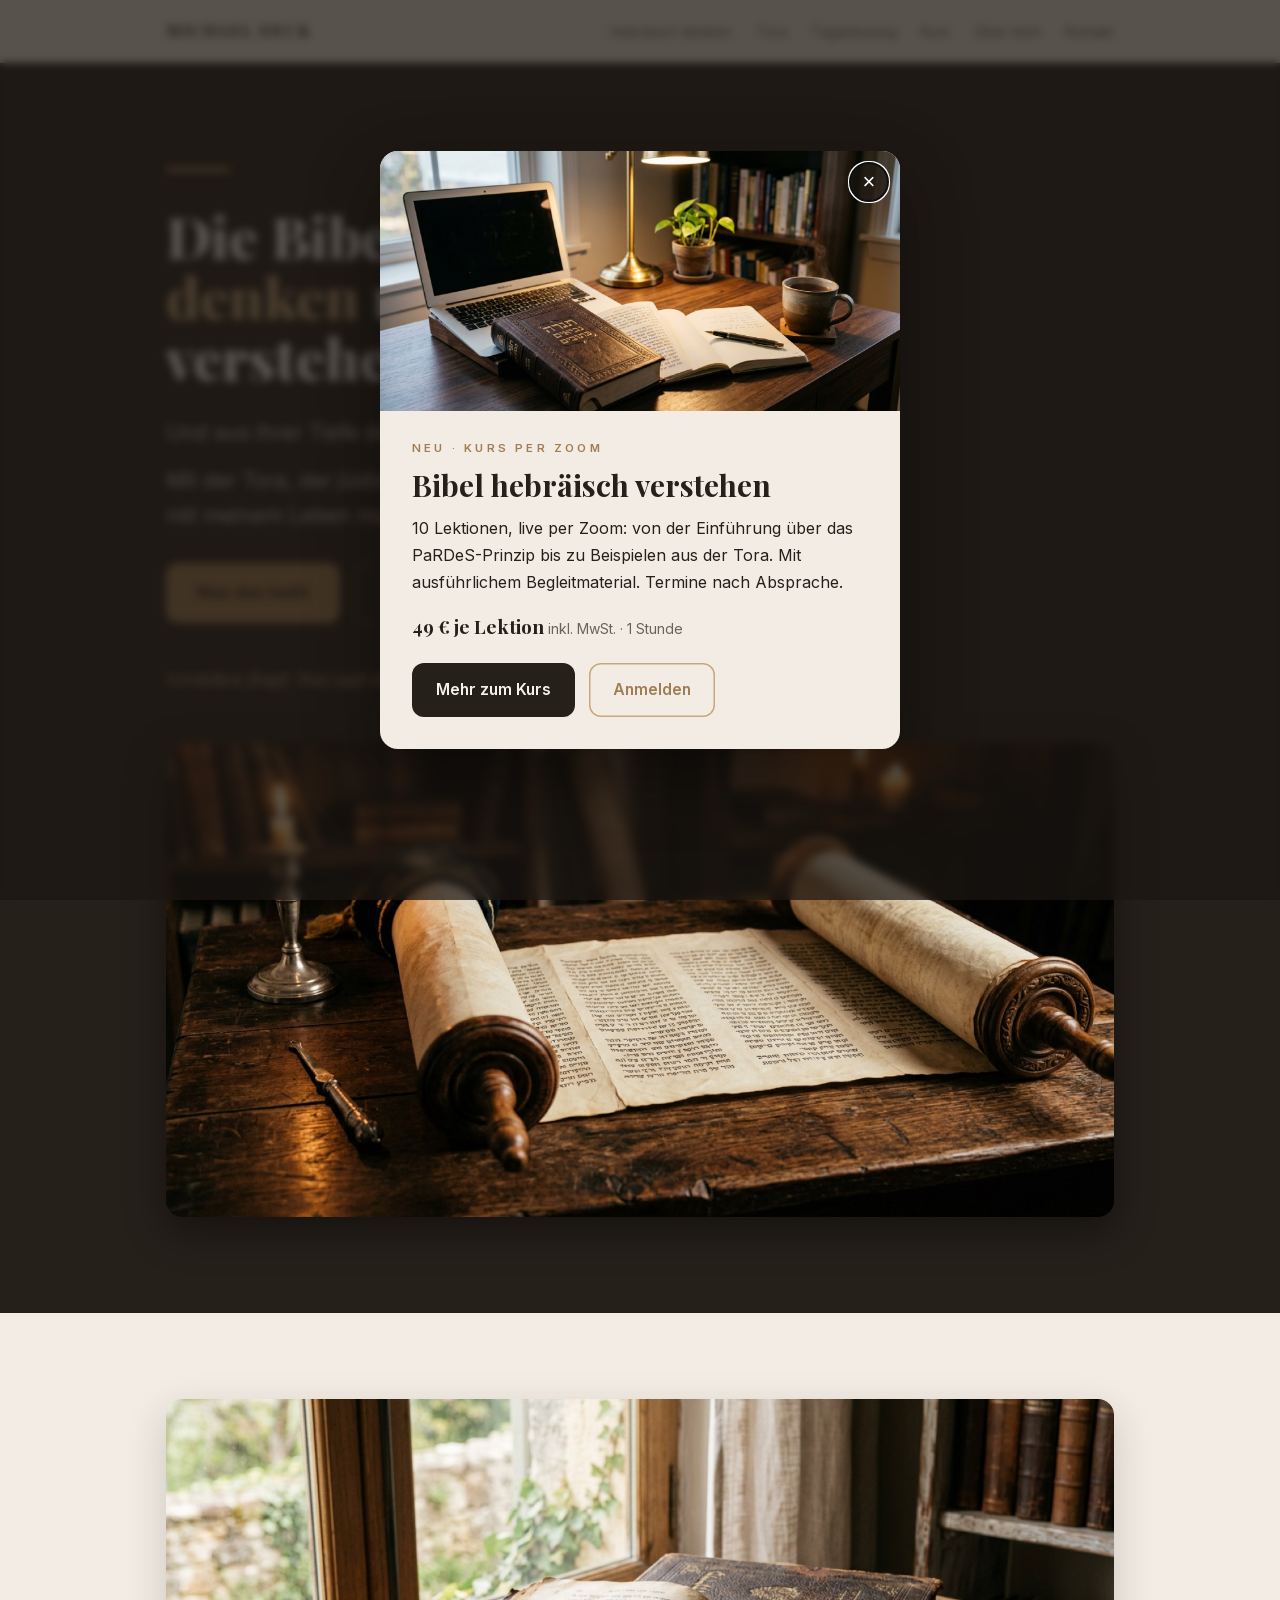
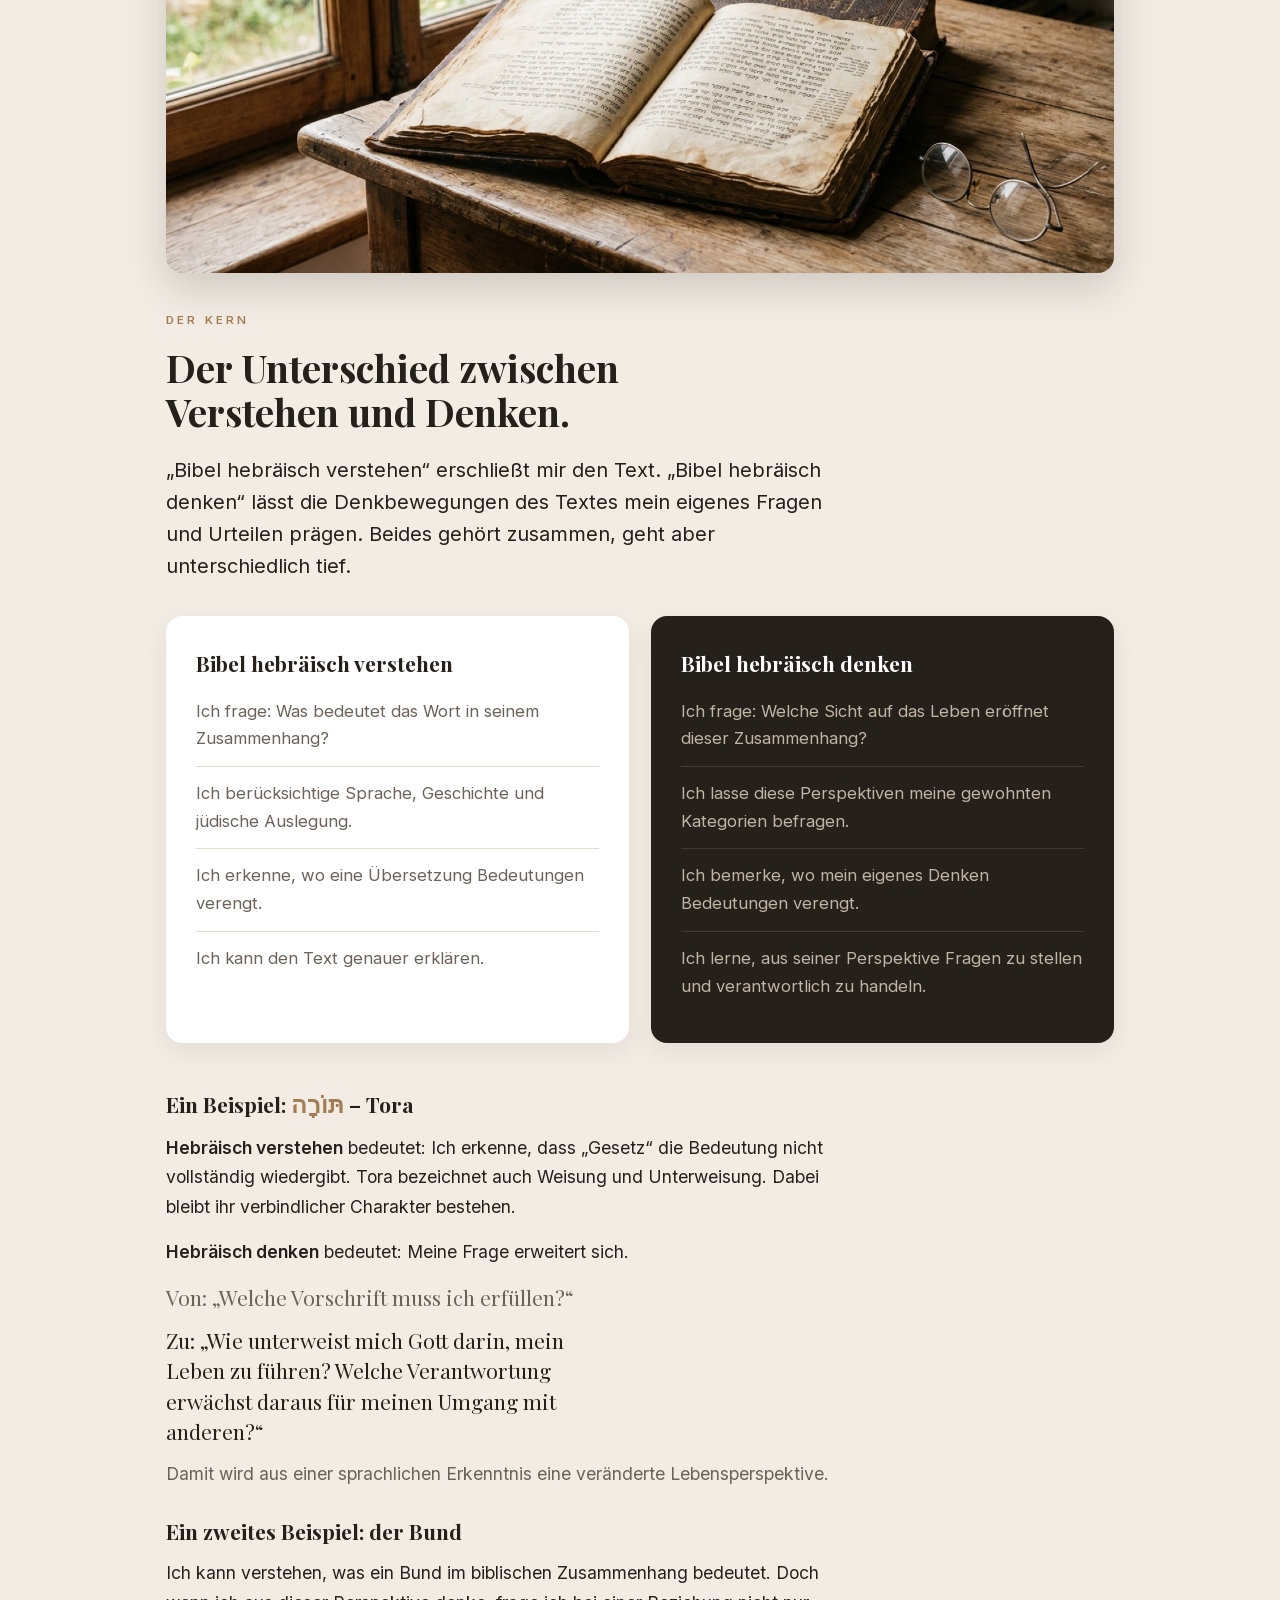
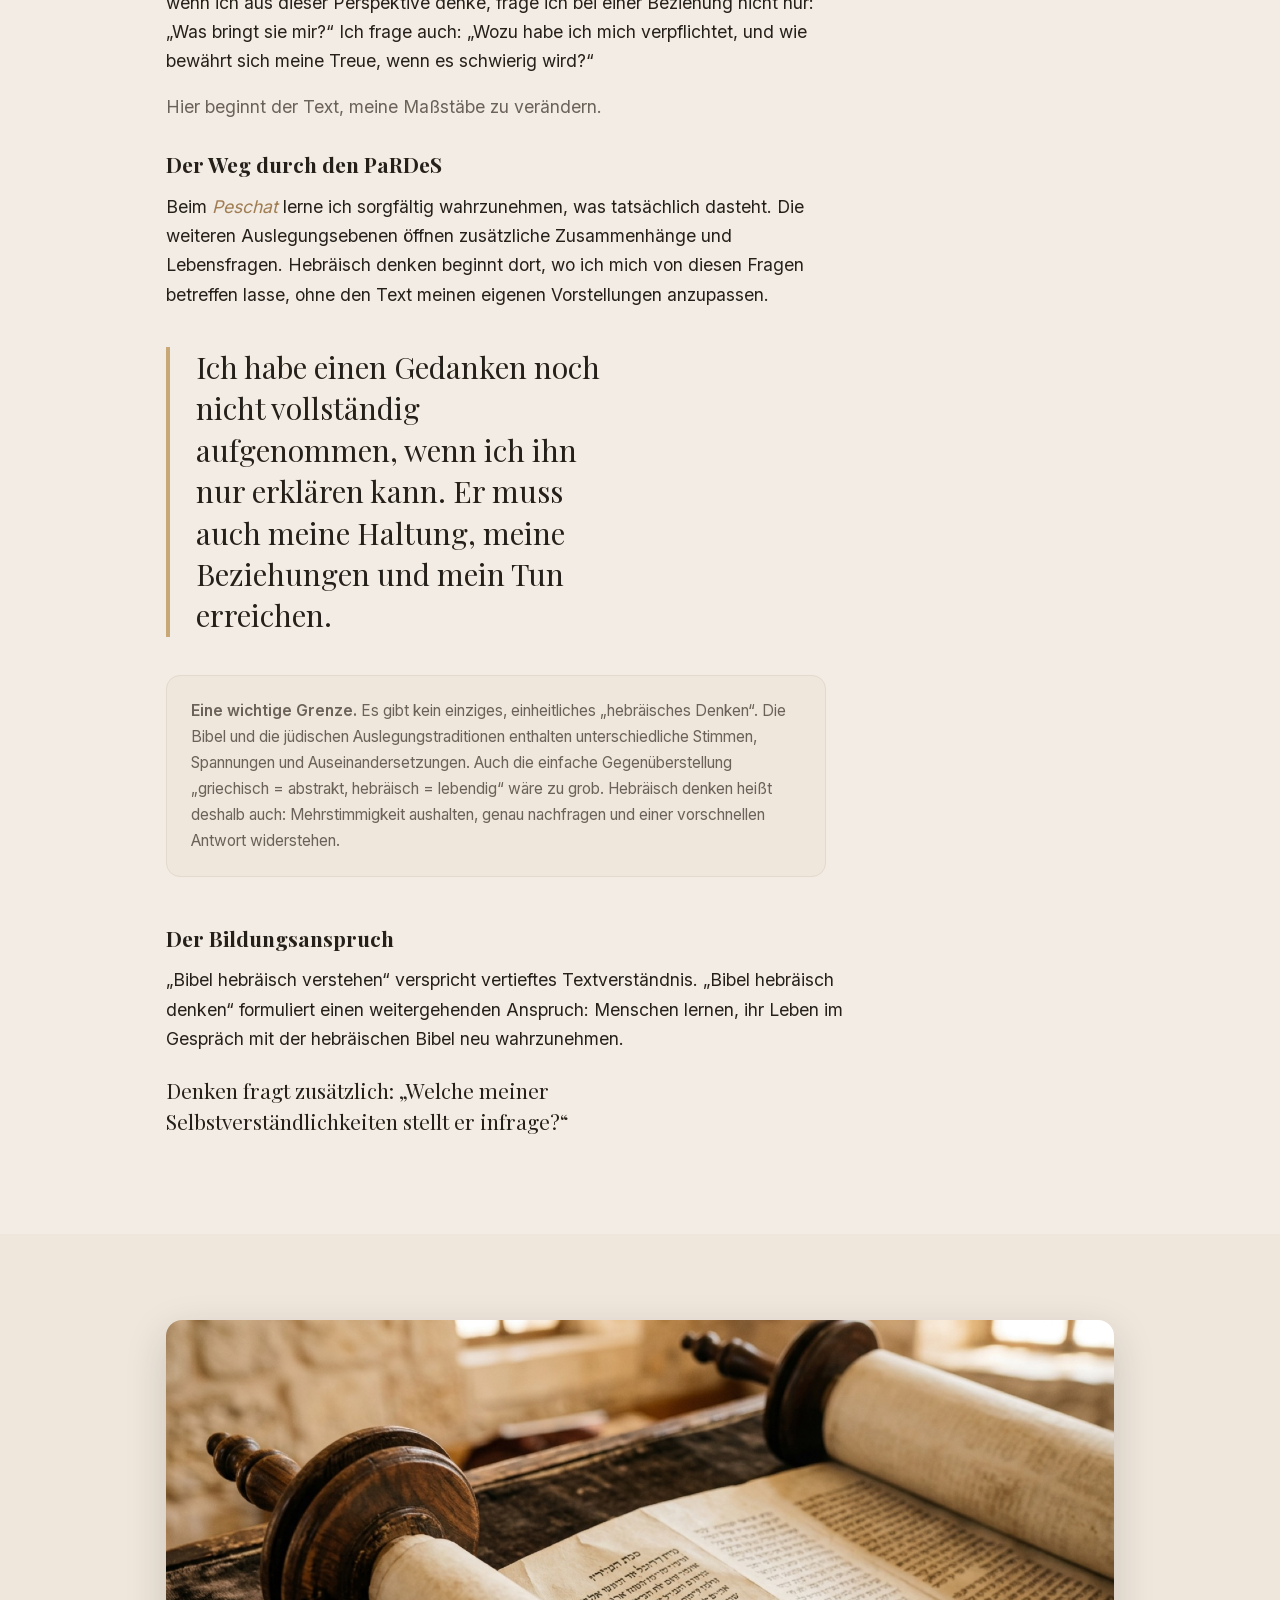
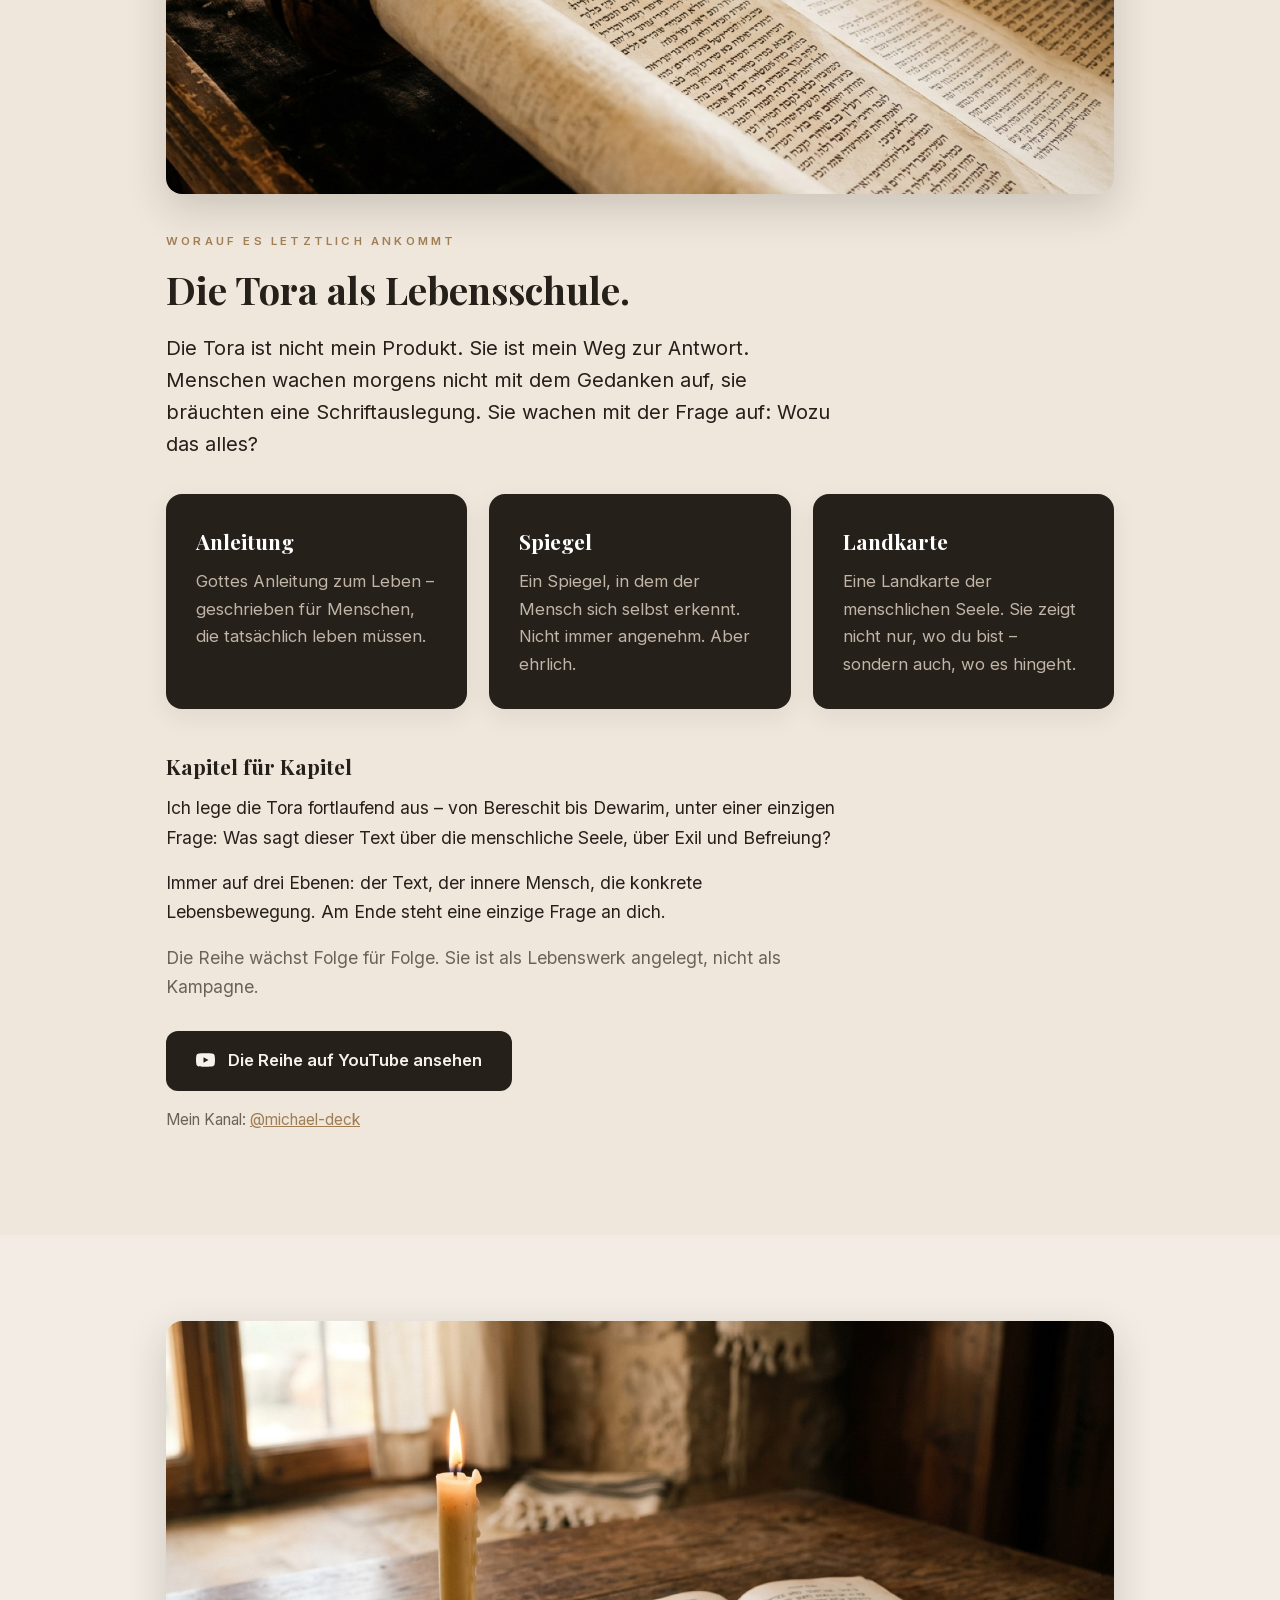
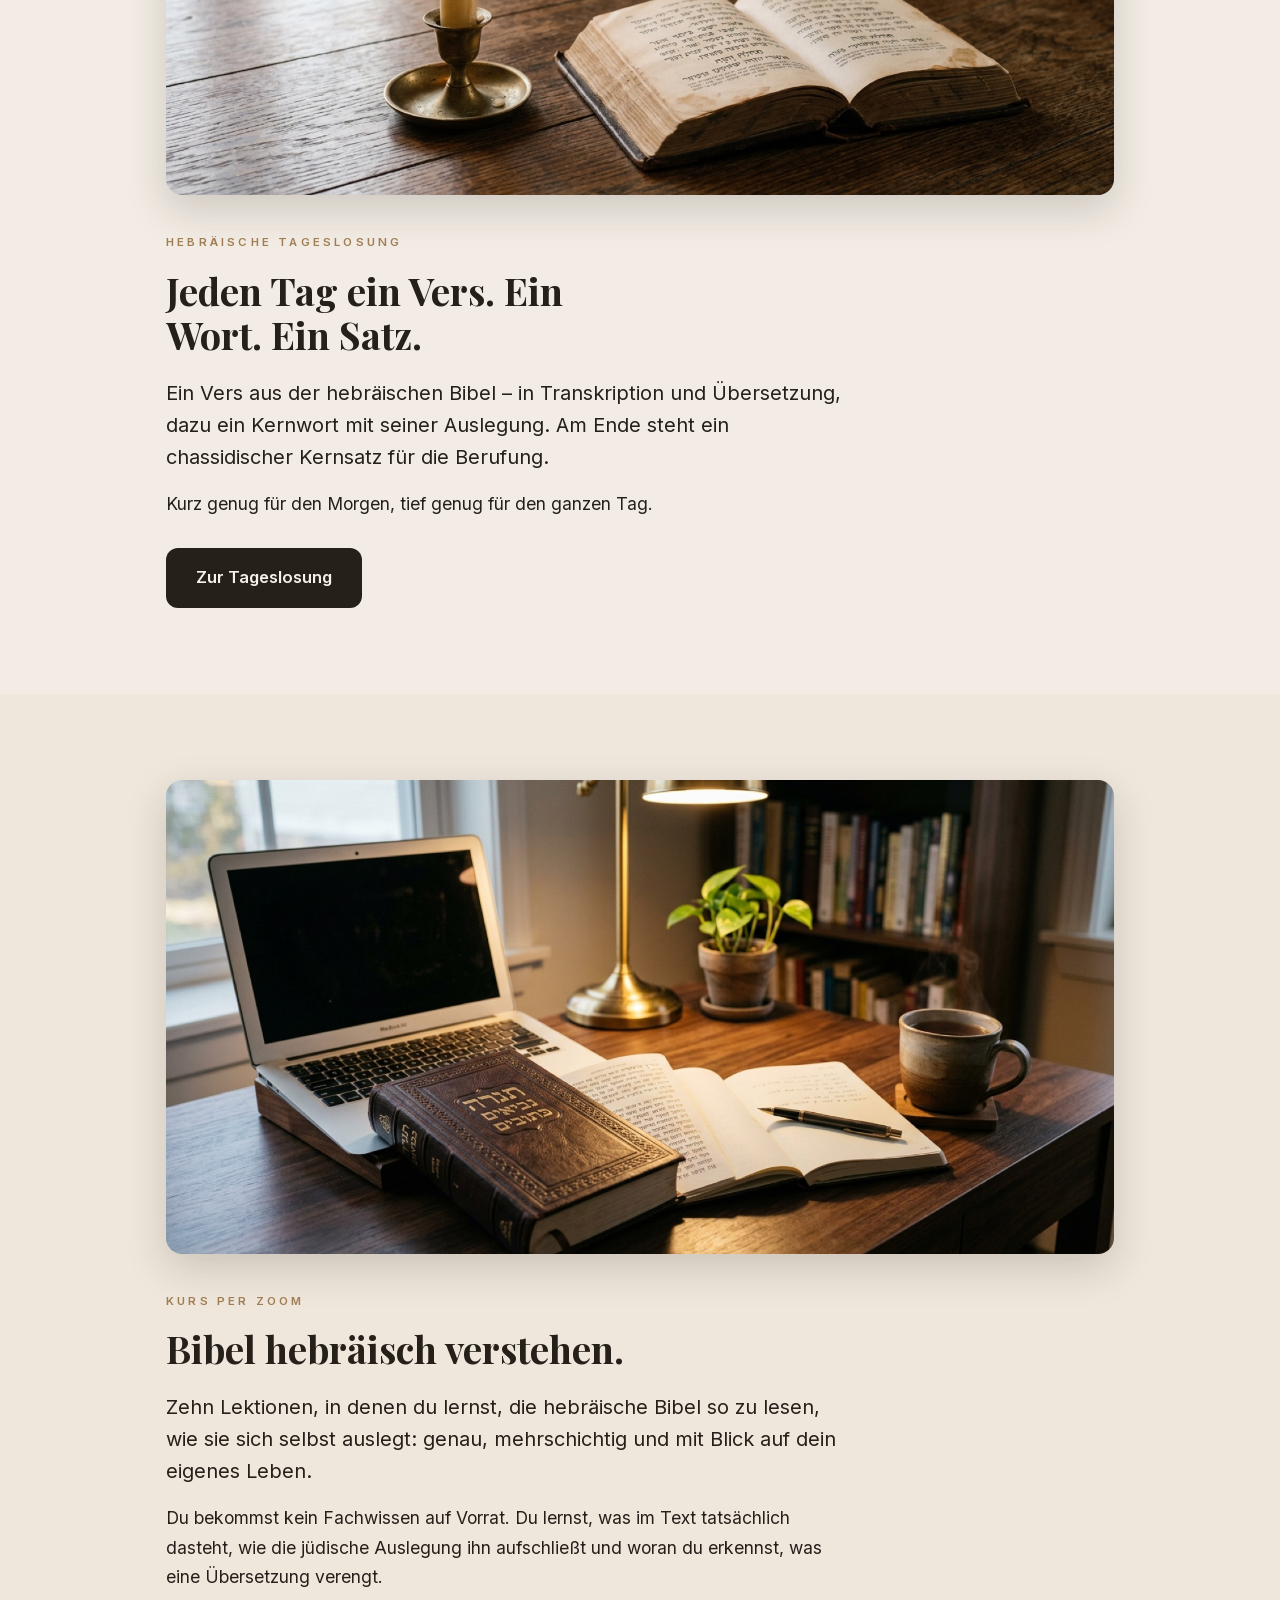
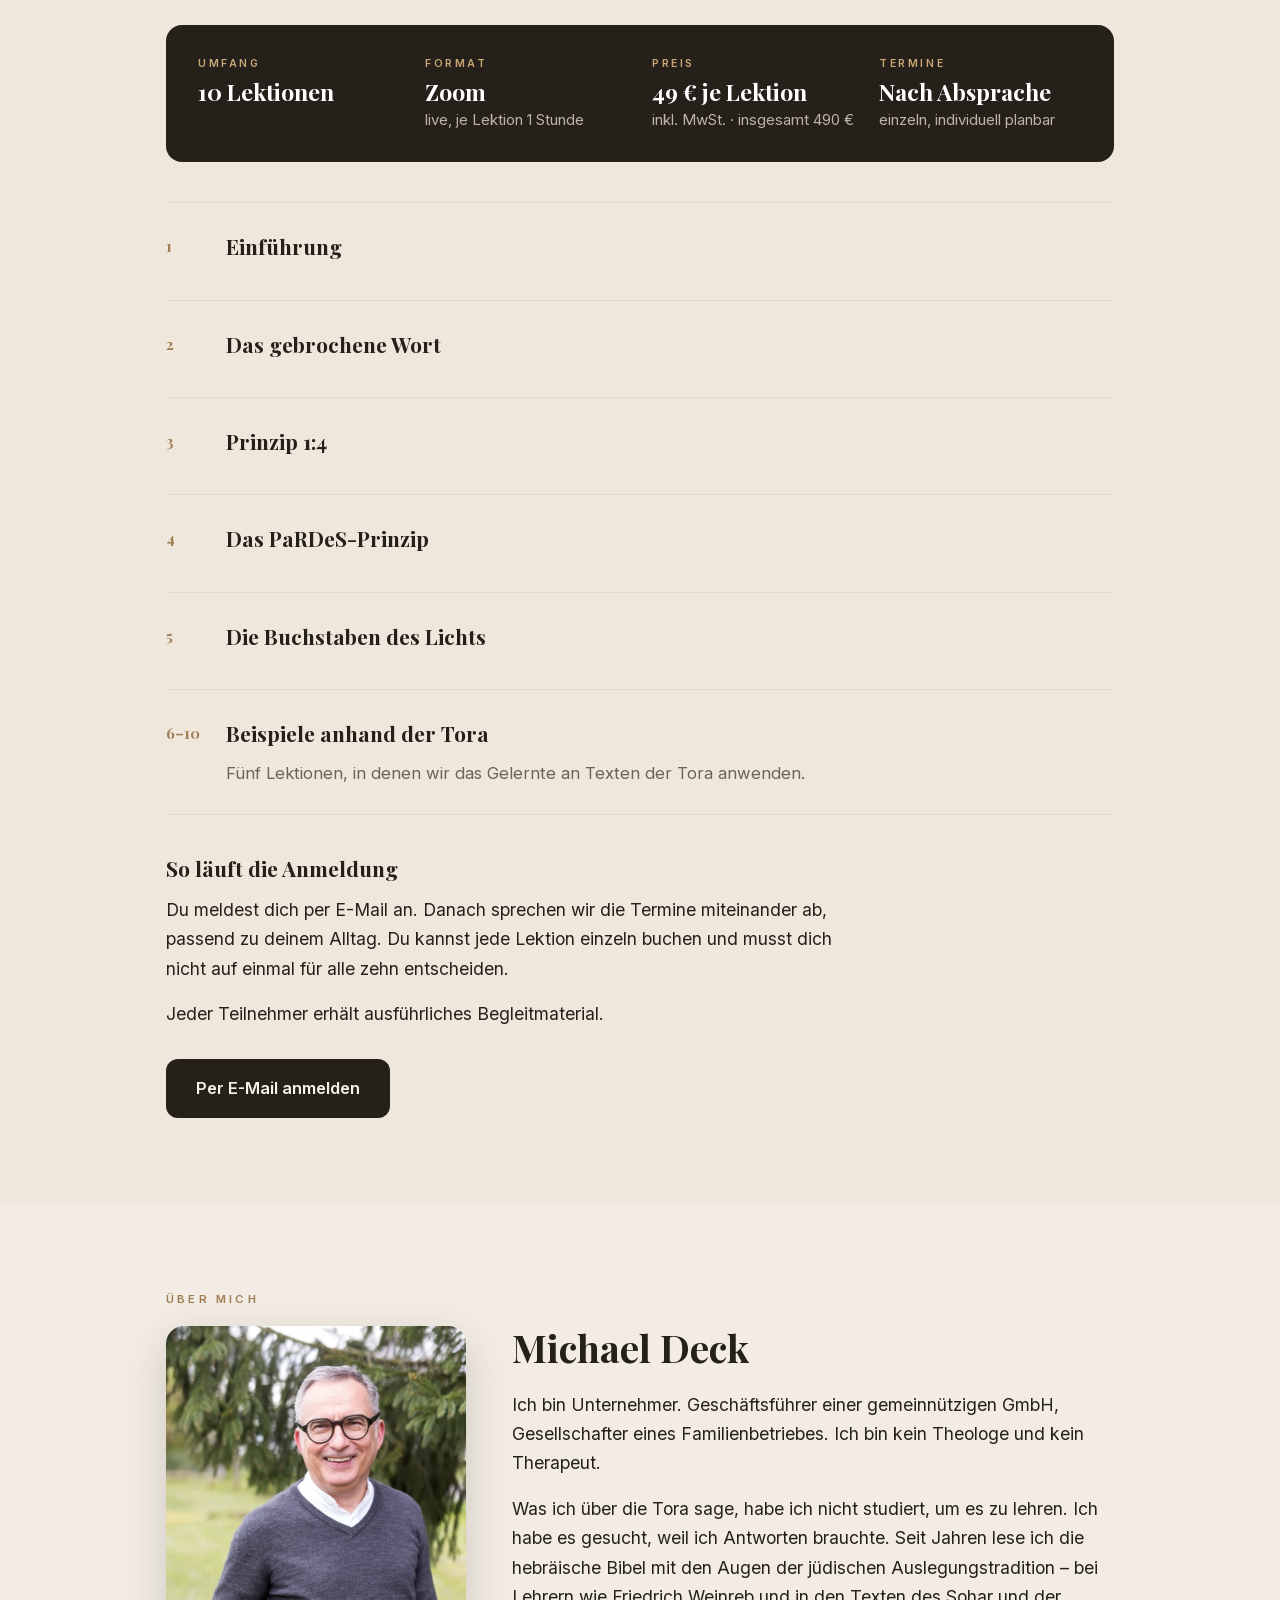
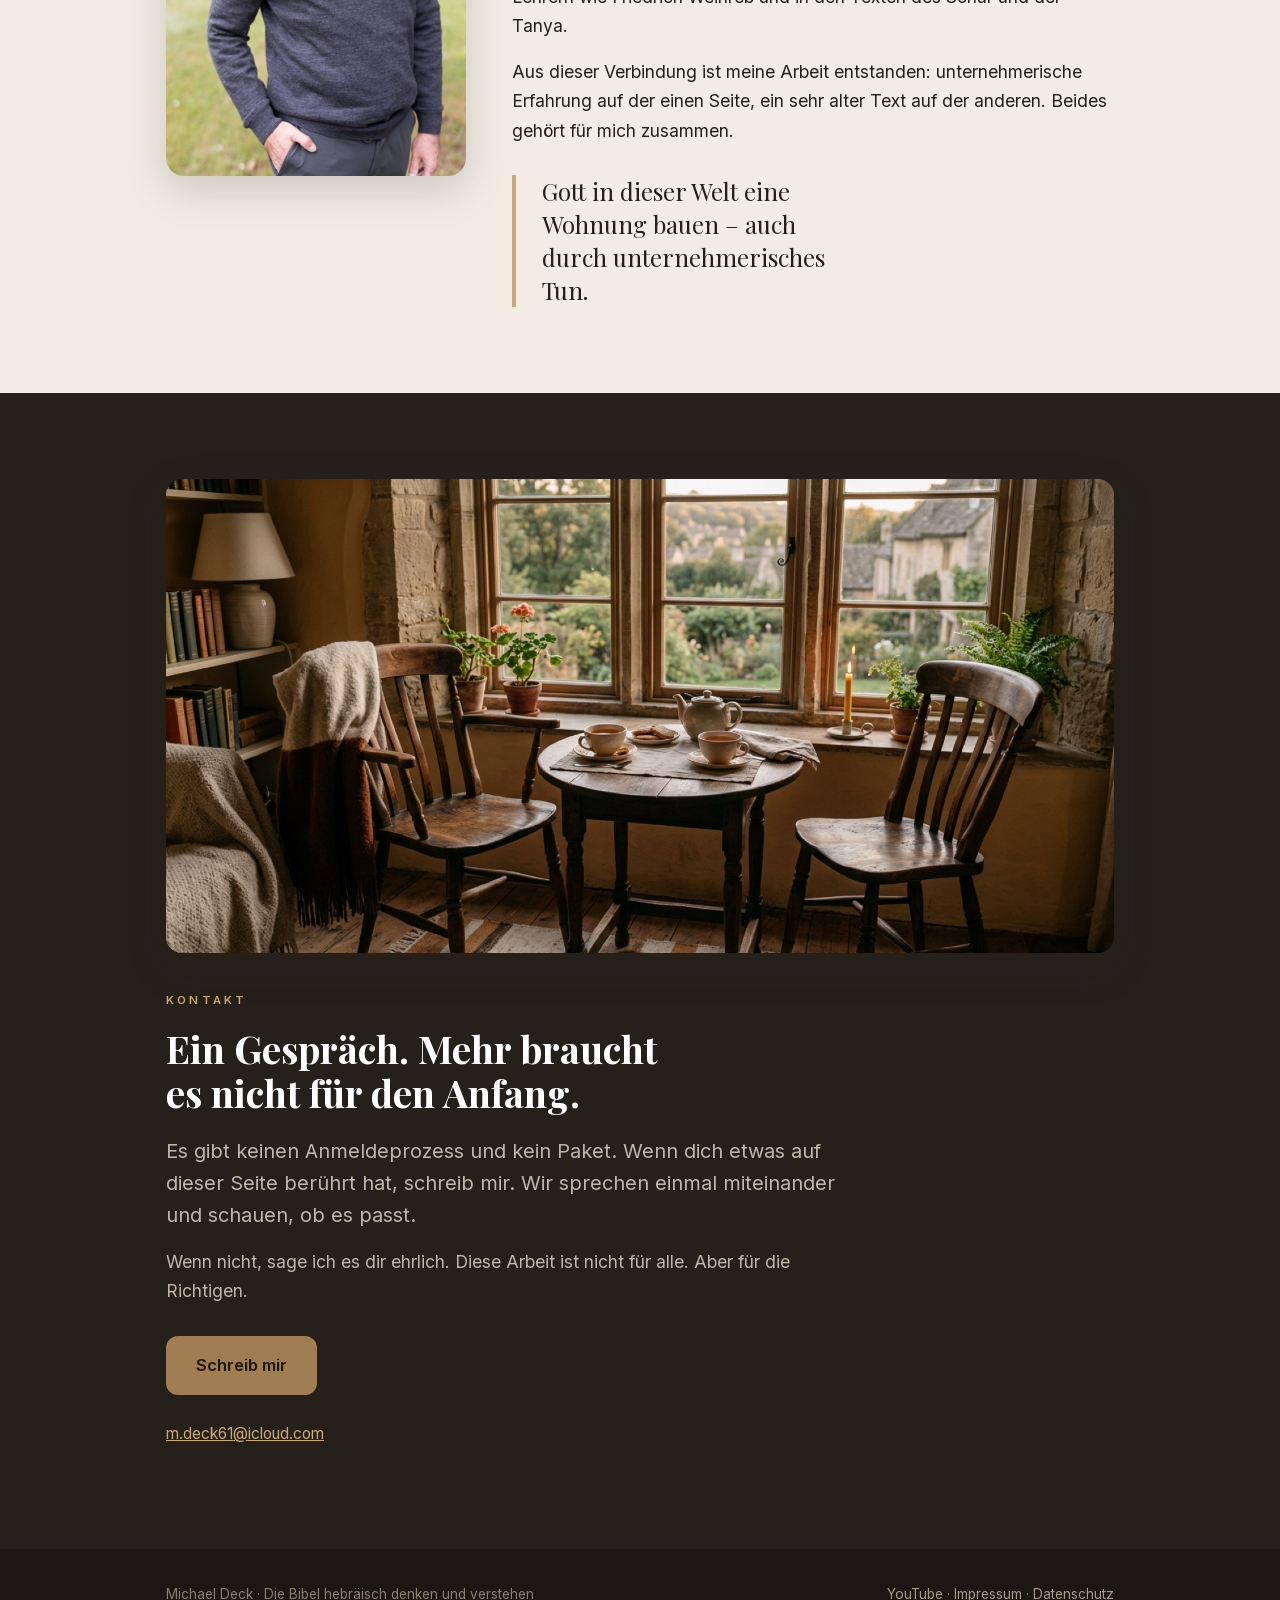
<file: index.html>
<!DOCTYPE html>
<html lang="de">
<head>
<meta charset="UTF-8">
<meta name="viewport" content="width=device-width,initial-scale=1">
<title>Michael Deck – Die Bibel hebräisch denken und verstehen</title>
<meta name="description" content="Die Bibel hebräisch verstehen – und aus ihrer Tiefe denken lernen. Tora, jüdische Auslegung und die Frage, was der Text mit meinem Leben macht.">
<meta name="theme-color" content="#F2ECE4">
<link rel="icon" href="symbol.svg" type="image/svg+xml">
<style>
@font-face{font-family:'Playfair Display';src:url('schriften/playfair.woff2') format('woff2');
  font-weight:400 800;font-style:normal;font-display:swap;}
@font-face{font-family:'Playfair Display';src:url('schriften/playfair-kursiv.woff2') format('woff2');
  font-weight:400 800;font-style:italic;font-display:swap;}
@font-face{font-family:'Inter';src:url('schriften/inter.woff2') format('woff2');
  font-weight:100 900;font-style:normal;font-display:swap;}

:root{
  --creme:#F2ECE4; --creme-2:#EFE7DC; --karte:#FFFFFF;
  --dunkel:#26201B; --akzent:#A07D52; --akzent-hell:#C9A877;
  --grau:#6B6259; --linie:#E3D9CC;
  --serif:'Playfair Display',Georgia,serif;
  --sans:'Inter',-apple-system,BlinkMacSystemFont,'Segoe UI',sans-serif;
}
*{box-sizing:border-box;margin:0;padding:0;}
html{scroll-behavior:smooth;-webkit-text-size-adjust:100%;}
body{background:var(--creme);color:var(--dunkel);font-family:var(--sans);
  line-height:1.68;-webkit-font-smoothing:antialiased;}
.bahn{max-width:1000px;margin:0 auto;padding:0 26px;}
.eng{max-width:680px;}

/* ---------- Navigation ---------- */
nav{position:sticky;top:0;z-index:20;background:rgba(242,236,228,.93);
  backdrop-filter:saturate(180%) blur(12px);border-bottom:1px solid var(--linie);}
nav .bahn{display:flex;align-items:center;justify-content:space-between;
  gap:20px;height:62px;}
nav .name{font-family:var(--serif);font-weight:700;font-size:16px;letter-spacing:1.6px;
  white-space:nowrap;}
nav ul{list-style:none;display:flex;gap:24px;overflow-x:auto;scrollbar-width:none;}
nav ul::-webkit-scrollbar{display:none;}
nav a{color:var(--grau);text-decoration:none;font-size:14px;white-space:nowrap;
  padding:4px 0;border-bottom:1.5px solid transparent;}
nav a:hover{color:var(--dunkel);border-bottom-color:var(--akzent-hell);}
/* Auf dem Handy nicht ausblenden, sondern seitlich schiebbar machen –
   bei einer langen Seite braucht man die Sprungmarken gerade dort. */
@media (max-width:860px){
  nav .bahn{gap:14px;padding:0 18px;}
  nav .name{font-size:13.5px;letter-spacing:1.2px;}
  nav ul{gap:18px;-webkit-overflow-scrolling:touch;
         mask-image:linear-gradient(to right,#000 88%,transparent);}
  nav a{font-size:13.5px;}
}

/* ---------- Grundbausteine ---------- */
section{padding:86px 0;}
section:nth-of-type(even){background:var(--creme-2);}
.marke{font-size:11.5px;font-weight:600;letter-spacing:3.2px;text-transform:uppercase;
  color:var(--akzent);margin-bottom:16px;}
h2{font-family:var(--serif);font-weight:700;font-size:38px;line-height:1.16;
  margin-bottom:20px;max-width:20ch;}
h3{font-family:var(--serif);font-weight:700;font-size:21px;margin-bottom:9px;}
p{font-size:17.5px;margin-bottom:16px;max-width:66ch;}
p.gross{font-size:20px;line-height:1.6;}
.leise{color:var(--grau);}
em{color:var(--akzent);font-style:italic;}
strong{font-weight:600;}
a.text{color:var(--akzent);}

.knopf{display:inline-block;background:var(--dunkel);color:#F6F1EA;text-decoration:none;
  border-radius:12px;padding:16px 30px;font-weight:600;font-size:16.5px;
  transition:transform .15s ease;}
.knopf:hover{transform:translateY(-2px);}
.knopf.hell{background:transparent;color:var(--akzent);
  box-shadow:inset 0 0 0 1.5px var(--akzent-hell);}
.knopfzeile{display:flex;flex-wrap:wrap;gap:14px;margin-top:30px;}
.knopf svg.yt{width:19px;height:14px;fill:currentColor;vertical-align:-1px;
  margin-right:9px;}

/* ---------- Hero ---------- */
header.hero{background:var(--dunkel);color:#EFE7DC;padding:104px 0 96px;}
header.hero .balken{width:64px;height:5px;background:var(--akzent);border-radius:3px;
  margin-bottom:34px;}
header.hero h1{font-family:var(--serif);font-weight:800;font-size:56px;line-height:1.08;
  color:#fff;max-width:16ch;margin-bottom:28px;}
header.hero h1 em{color:var(--akzent-hell);font-style:normal;}
header.hero p{font-size:21px;color:#CDC3B6;max-width:54ch;margin-bottom:12px;}
header.hero .claim{margin-top:40px;font-family:var(--serif);font-style:italic;
  font-size:19px;color:var(--akzent-hell);}
header.hero .knopf{background:var(--akzent);color:#20180F;}
header.hero .knopf.hell{background:transparent;color:var(--akzent-hell);
  box-shadow:inset 0 0 0 1.5px #5A4A38;}

/* ---------- Zitatstimmen ---------- */
.stimmen{display:grid;grid-template-columns:1fr 1fr;gap:18px;margin-top:34px;max-width:820px;}
@media (max-width:640px){ .stimmen{grid-template-columns:1fr;} }
.stimme{background:var(--karte);border-radius:15px;padding:24px 26px;
  box-shadow:0 8px 26px rgba(38,32,27,.07);}
.stimme p{font-family:var(--serif);font-size:19px;line-height:1.5;margin:0;color:var(--dunkel);}

/* ---------- Der Weg ---------- */
.weg{margin-top:40px;}
.stufe{display:flex;gap:26px;padding:26px 0;border-top:1px solid var(--linie);}
.stufe:last-child{border-bottom:1px solid var(--linie);}
.stufe .nr{font-family:var(--serif);font-weight:700;font-size:15px;color:var(--akzent);
  min-width:34px;flex:0 0 auto;padding-top:5px;}
.stufe .inhalt{flex:1;}
.stufe p{margin:0;font-size:16.5px;color:var(--grau);}

/* ---------- Karten ---------- */
.karten{display:grid;grid-template-columns:repeat(auto-fit,minmax(268px,1fr));gap:22px;
  margin-top:34px;}
.karte{background:var(--karte);border-radius:16px;padding:30px 30px;
  box-shadow:0 8px 26px rgba(38,32,27,.07);}
.karte p{font-size:16.5px;color:var(--grau);margin-bottom:0;}
.karte.dunkel{background:var(--dunkel);color:#DED4C7;}
.karte.dunkel h3{color:#fff;} .karte.dunkel p{color:#C0B5A6;}
.karte .zahl{font-family:var(--serif);font-weight:700;font-size:15px;color:var(--akzent);
  margin-bottom:12px;display:block;}

/* ---------- Listen ---------- */
ul.punkte{list-style:none;margin:8px 0 0;}
ul.punkte li{position:relative;padding-left:26px;margin-bottom:11px;font-size:17px;
  max-width:62ch;}
ul.punkte li::before{content:"";position:absolute;left:0;top:11px;width:8px;height:8px;
  border-radius:50%;background:var(--akzent-hell);}

/* ---------- Zitat gross ---------- */
.leitsatz{font-family:var(--serif);font-size:30px;line-height:1.38;color:var(--dunkel);
  border-left:4px solid var(--akzent-hell);padding-left:26px;margin:38px 0;max-width:24ch;}
.leitsatz.hell{color:#F1E9DE;border-color:var(--akzent);}

/* ---------- Über ---------- */
.ueber{display:grid;grid-template-columns:300px 1fr;gap:46px;align-items:start;}
.ueber img{width:100%;border-radius:18px;display:block;
  box-shadow:0 14px 40px rgba(38,32,27,.18);}
@media (max-width:760px){ .ueber{grid-template-columns:1fr;gap:28px;}
  .ueber img{max-width:260px;} }

/* ---------- Kontakt ---------- */
#kontakt{background:var(--dunkel);color:#DED4C7;}
#kontakt h2{color:#fff;}
#kontakt p{color:#C0B5A6;}
#kontakt .marke{color:var(--akzent-hell);}
#kontakt .knopf{background:var(--akzent);color:#20180F;}
#kontakt a.text{color:var(--akzent-hell);}

footer{background:#1C1713;color:#8B7F70;padding:34px 0;font-size:13.5px;}
footer .bahn{display:flex;justify-content:space-between;flex-wrap:wrap;gap:14px;}
footer a{color:#A99B89;text-decoration:none;}

/* ---------- Hinweis Abgrenzung ---------- */
.hinweis{background:var(--creme-2);border:1px solid var(--linie);border-radius:14px;
  padding:22px 24px;margin-top:34px;max-width:66ch;}
.hinweis p{font-size:15.5px;color:var(--grau);margin:0;}

@media (max-width:760px){
  section{padding:64px 0;}
  header.hero{padding:76px 0 70px;}
  header.hero h1{font-size:38px;}
  header.hero p{font-size:18.5px;}
  h2{font-size:29px;}
  .leitsatz{font-size:23px;}
  p{font-size:16.5px;}
}

/* ---------- Video ---------- */
.videorahmen{margin:34px 0 6px;border-radius:16px;overflow:hidden;
  box-shadow:0 18px 44px rgba(38,32,27,.20);background:var(--dunkel);line-height:0;}
.videorahmen video{width:100%;height:auto;aspect-ratio:16/9;display:block;}
.videobu{font-size:14.5px;color:var(--grau);margin-top:12px;}

/* ---------- Terminkasten ---------- */
.termin{background:var(--dunkel);color:#EDE4D7;border-radius:16px;
  padding:30px 32px;margin-top:34px;display:grid;
  grid-template-columns:repeat(auto-fit,minmax(168px,1fr));gap:24px;}
.termin .feld span{display:block;font-size:10.5px;letter-spacing:2.6px;
  text-transform:uppercase;color:var(--akzent-hell);font-weight:600;margin-bottom:5px;}
.termin .feld b{font-family:var(--serif);font-weight:700;font-size:23px;
  color:#fff;line-height:1.2;display:block;}
.termin .feld i{font-style:normal;font-size:15px;color:#BFB4A5;}


/* ---------- Verstehen / Denken ---------- */
.gegenueber{display:grid;grid-template-columns:1fr 1fr;gap:22px;margin-top:34px;}
@media (max-width:760px){ .gegenueber{grid-template-columns:1fr;} }
.spalte{border-radius:16px;padding:30px;box-shadow:0 8px 26px rgba(38,32,27,.07);background:var(--karte);}
.spalte.dunkel{background:var(--dunkel);color:#DED4C7;}
.spalte h3{margin-bottom:16px;}
.spalte.dunkel h3{color:#fff;}
.spalte ul{list-style:none;}
.spalte li{padding:13px 0;border-top:1px solid var(--linie);font-size:16.5px;color:var(--grau);}
.spalte li:first-child{border-top:0;padding-top:0;}
.spalte.dunkel li{border-top-color:#463A2F;color:#C0B5A6;}
.hebr{font-family:var(--serif);font-size:1.15em;color:var(--akzent);}
.beispiel{margin-top:40px;}
.beispiel + .beispiel{margin-top:26px;}
.frage{font-family:var(--serif);font-size:21px;line-height:1.45;margin:6px 0 12px;max-width:34ch;}
.frage.alt{color:var(--grau);}
@media (max-width:760px){ .frage{font-size:19px;} }

/* ---------- Bildbänder ---------- */
.bildband{margin:0 0 38px;border-radius:16px;overflow:hidden;line-height:0;
  box-shadow:0 14px 40px rgba(38,32,27,.18);}
.bildband img{width:100%;height:auto;aspect-ratio:16/8;object-fit:cover;display:block;}
header.hero .bildband{margin:48px 0 0;box-shadow:0 14px 40px rgba(0,0,0,.45);}
@media (max-width:760px){ .bildband{margin-bottom:28px;border-radius:12px;}
  .bildband img{aspect-ratio:16/10;} }

/* ---------- Popup ---------- */
.popup{position:fixed;inset:0;z-index:100;display:none;align-items:center;justify-content:center;
  padding:20px;background:rgba(28,23,19,.72);backdrop-filter:blur(4px);}
.popup.offen{display:flex;animation:pe .35s ease;}
@keyframes pe{from{opacity:0}to{opacity:1}}
.popup .box{position:relative;background:var(--creme);border-radius:18px;max-width:520px;
  width:100%;max-height:calc(100vh - 40px);overflow-y:auto;
  box-shadow:0 24px 70px rgba(0,0,0,.45);}
.popup .box img{width:100%;aspect-ratio:16/8;object-fit:cover;display:block;}
.popup .inh{padding:28px 32px 32px;}
.popup .marke{margin-bottom:10px;}
.popup h2{font-size:30px;margin-bottom:12px;max-width:none;}
.popup p{font-size:16px;margin-bottom:12px;}
.popup .preis{font-family:var(--serif);font-weight:700;font-size:19px;margin:16px 0 0;}
.popup .preis span{font-family:var(--sans);font-weight:400;font-size:14px;color:var(--grau);}
.popup .knopfzeile{margin-top:20px;}
.popup .knopf{padding:14px 24px;font-size:15.5px;}
.popup .zu{position:absolute;top:12px;right:12px;width:38px;height:38px;border:0;border-radius:50%;
  background:rgba(28,23,19,.62);color:#fff;font-size:22px;line-height:1;cursor:pointer;}
.popup .zu:hover{background:var(--dunkel);}
@media (max-width:560px){ .popup .inh{padding:22px 22px 26px;} .popup h2{font-size:25px;} }
</style>
</head>
<body>

<nav>
  <div class="bahn">
    <span class="name">MICHAEL DECK</span>
    <ul>
      <li><a href="#denken">Hebräisch denken</a></li>
      <li><a href="#tora">Tora</a></li>
      <li><a href="tageslosung.html">Tageslosung</a></li>
      <li><a href="#kurs">Kurs</a></li>
      <li><a href="#ueber">Über mich</a></li>
      <li><a href="#kontakt">Kontakt</a></li>
    </ul>
  </div>
</nav>

<!-- ================= HERO ================= -->
<header class="hero">
  <div class="bahn">
    <div class="balken"></div>
    <h1>Die Bibel hebräisch <em>denken</em> und verstehen.</h1>
    <p>Und aus ihrer Tiefe denken lernen.</p>
    <p>Mit der Tora, der jüdischen Auslegung und der Frage, was der Text mit meinem Leben macht.</p>
    <div class="knopfzeile">
      <a class="knopf" href="#denken">Was das heißt</a>
      <a class="knopf hell" href="#kontakt">Kontakt aufnehmen</a>
    </div>
    <p class="claim">Verstehen fragt: Was sagt der Text?</p>
    <div class="bildband"><img src="bilder/hero.jpg" alt="Aufgerollte Torarolle im Kerzenlicht" loading="lazy"></div>
  </div>
</header>

<!-- ================= HEBRÄISCH DENKEN ================= -->
<section id="denken">
  <div class="bahn">
    <div class="bildband"><img src="bilder/denken.jpg" alt="Aufgeschlagenes Buch mit hebräischen Buchstaben" loading="lazy"></div>
    <div class="marke">Der Kern</div>
    <h2>Der Unterschied zwischen Verstehen und Denken.</h2>
    <div class="eng">
      <p class="gross">„Bibel hebräisch verstehen“ erschließt mir den Text. „Bibel hebräisch
        denken“ lässt die Denkbewegungen des Textes mein eigenes Fragen und Urteilen prägen.
        Beides gehört zusammen, geht aber unterschiedlich tief.</p>
    </div>

    <div class="gegenueber">
      <div class="spalte">
        <h3>Bibel hebräisch verstehen</h3>
        <ul>
          <li>Ich frage: Was bedeutet das Wort in seinem Zusammenhang?</li>
          <li>Ich berücksichtige Sprache, Geschichte und jüdische Auslegung.</li>
          <li>Ich erkenne, wo eine Übersetzung Bedeutungen verengt.</li>
          <li>Ich kann den Text genauer erklären.</li>
        </ul>
      </div>
      <div class="spalte dunkel">
        <h3>Bibel hebräisch denken</h3>
        <ul>
          <li>Ich frage: Welche Sicht auf das Leben eröffnet dieser Zusammenhang?</li>
          <li>Ich lasse diese Perspektiven meine gewohnten Kategorien befragen.</li>
          <li>Ich bemerke, wo mein eigenes Denken Bedeutungen verengt.</li>
          <li>Ich lerne, aus seiner Perspektive Fragen zu stellen und verantwortlich zu handeln.</li>
        </ul>
      </div>
    </div>

    <div class="eng beispiel">
      <h3>Ein Beispiel: <span class="hebr">תּוֹרָה</span> – Tora</h3>
      <p><strong>Hebräisch verstehen</strong> bedeutet: Ich erkenne, dass „Gesetz“ die
        Bedeutung nicht vollständig wiedergibt. Tora bezeichnet auch Weisung und
        Unterweisung. Dabei bleibt ihr verbindlicher Charakter bestehen.</p>
      <p><strong>Hebräisch denken</strong> bedeutet: Meine Frage erweitert sich.</p>
      <p class="frage alt">Von: „Welche Vorschrift muss ich erfüllen?“</p>
      <p class="frage">Zu: „Wie unterweist mich Gott darin, mein Leben zu führen? Welche
        Verantwortung erwächst daraus für meinen Umgang mit anderen?“</p>
      <p class="leise">Damit wird aus einer sprachlichen Erkenntnis eine veränderte
        Lebensperspektive.</p>
    </div>

    <div class="eng beispiel">
      <h3>Ein zweites Beispiel: der Bund</h3>
      <p>Ich kann verstehen, was ein Bund im biblischen Zusammenhang bedeutet. Doch wenn ich
        aus dieser Perspektive denke, frage ich bei einer Beziehung nicht nur: „Was bringt
        sie mir?“ Ich frage auch: „Wozu habe ich mich verpflichtet, und wie bewährt sich
        meine Treue, wenn es schwierig wird?“</p>
      <p class="leise">Hier beginnt der Text, meine Maßstäbe zu verändern.</p>
    </div>

    <div class="eng beispiel">
      <h3>Der Weg durch den PaRDeS</h3>
      <p>Beim <em>Peschat</em> lerne ich sorgfältig wahrzunehmen, was tatsächlich dasteht.
        Die weiteren Auslegungsebenen öffnen zusätzliche Zusammenhänge und Lebensfragen.
        Hebräisch denken beginnt dort, wo ich mich von diesen Fragen betreffen lasse, ohne
        den Text meinen eigenen Vorstellungen anzupassen.</p>
    </div>

    <div class="leitsatz">Ich habe einen Gedanken noch nicht vollständig aufgenommen, wenn
      ich ihn nur erklären kann. Er muss auch meine Haltung, meine Beziehungen und mein Tun
      erreichen.</div>

    <div class="hinweis">
      <p><strong>Eine wichtige Grenze.</strong> Es gibt kein einziges, einheitliches
        „hebräisches Denken“. Die Bibel und die jüdischen Auslegungstraditionen enthalten
        unterschiedliche Stimmen, Spannungen und Auseinandersetzungen. Auch die einfache
        Gegenüberstellung „griechisch = abstrakt, hebräisch = lebendig“ wäre zu grob.
        Hebräisch denken heißt deshalb auch: Mehrstimmigkeit aushalten, genau nachfragen und
        einer vorschnellen Antwort widerstehen.</p>
    </div>

    <div class="eng" style="margin-top:44px;">
      <h3>Der Bildungsanspruch</h3>
      <p>„Bibel hebräisch verstehen“ verspricht vertieftes Textverständnis. „Bibel hebräisch
        denken“ formuliert einen weitergehenden Anspruch: Menschen lernen, ihr Leben im
        Gespräch mit der hebräischen Bibel neu wahrzunehmen.</p>
      <p class="frage" style="margin-top:22px;">Denken fragt zusätzlich: „Welche meiner
        Selbstverständlichkeiten stellt er infrage?“</p>
    </div>
  </div>
</section>

<!-- ================= TORA ================= -->
<section id="tora">
  <div class="bahn">
    <div class="bildband"><img src="bilder/tora.jpg" alt="Handgeschriebene Torarolle" loading="lazy"></div>
    <div class="marke">Worauf es letztlich ankommt</div>
    <h2>Die Tora als Lebensschule.</h2>

    <div class="eng">
      <p class="gross">Die Tora ist nicht mein Produkt. Sie ist mein Weg zur Antwort.
        Menschen wachen morgens nicht mit dem Gedanken auf, sie bräuchten eine
        Schriftauslegung. Sie wachen mit der Frage auf: Wozu das alles?</p>
    </div>

    <div class="karten">
      <div class="karte dunkel">
        <h3>Anleitung</h3>
        <p>Gottes Anleitung zum Leben – geschrieben für Menschen, die tatsächlich leben
           müssen.</p>
      </div>
      <div class="karte dunkel">
        <h3>Spiegel</h3>
        <p>Ein Spiegel, in dem der Mensch sich selbst erkennt. Nicht immer angenehm. Aber
           ehrlich.</p>
      </div>
      <div class="karte dunkel">
        <h3>Landkarte</h3>
        <p>Eine Landkarte der menschlichen Seele. Sie zeigt nicht nur, wo du bist – sondern
           auch, wo es hingeht.</p>
      </div>
    </div>

    <div class="eng" style="margin-top:40px;">
      <h3>Kapitel für Kapitel</h3>
      <p>Ich lege die Tora fortlaufend aus – von Bereschit bis Dewarim, unter einer
        einzigen Frage: Was sagt dieser Text über die menschliche Seele,
        über Exil und Befreiung?</p>
      <p>Immer auf drei Ebenen: der Text, der innere Mensch, die konkrete Lebensbewegung.
        Am Ende steht eine einzige Frage an dich.</p>
      <p class="leise">Die Reihe wächst Folge für Folge. Sie ist als Lebenswerk angelegt,
        nicht als Kampagne.</p>

      <div class="knopfzeile">
        <a class="knopf" href="https://www.youtube.com/@michael-deck"
           target="_blank" rel="noopener">
          <svg class="yt" viewBox="0 0 24 17" aria-hidden="true" focusable="false">
            <path d="M23.5 2.7A3 3 0 0 0 21.4.6C19.5 0 12 0 12 0S4.5 0 2.6.6A3 3 0 0 0 .5 2.7 31 31 0 0 0 0 8.5c0 2 .2 4 .5 5.8a3 3 0 0 0 2.1 2.1c1.9.6 9.4.6 9.4.6s7.5 0 9.4-.6a3 3 0 0 0 2.1-2.1c.3-1.9.5-3.8.5-5.8s-.2-4-.5-5.8Z"/>
            <path d="M9.5 12.1 15.8 8.5 9.5 4.9Z" fill="var(--dunkel)"/>
          </svg>
          Die Reihe auf YouTube ansehen</a>
      </div>
      <p class="leise" style="margin-top:16px;font-size:15.5px;">Mein Kanal:
        <a class="text" href="https://www.youtube.com/@michael-deck"
           target="_blank" rel="noopener">@michael-deck</a></p>
    </div>
  </div>
</section>

<!-- ================= TAGESLOSUNG ================= -->
<section id="tageslosung">
  <div class="bahn">
    <div class="bildband"><img src="bilder/tageslosung.jpg" alt="Kerze und hebräisches Gebetbuch am Morgen" loading="lazy"></div>
    <div class="marke">Hebräische Tageslosung</div>
    <h2>Jeden Tag ein Vers. Ein Wort. Ein Satz.</h2>
    <div class="eng">
      <p class="gross">Ein Vers aus der hebräischen Bibel – in Transkription und Übersetzung,
        dazu ein Kernwort mit seiner Auslegung. Am Ende steht ein chassidischer Kernsatz für
        die Berufung.</p>
      <p>Kurz genug für den Morgen, tief genug für den ganzen Tag.</p>
      <div class="knopfzeile">
        <a class="knopf" href="tageslosung.html">Zur Tageslosung</a>
      </div>
    </div>
  </div>
</section>

<!-- ================= KURS ================= -->
<section id="kurs">
  <div class="bahn">
    <div class="bildband"><img src="bilder/kurs.jpg" alt="Ruhiger Schreibtisch mit hebräischer Bibel" loading="lazy"></div>
    <div class="marke">Kurs per Zoom</div>
    <h2>Bibel hebräisch verstehen.</h2>
    <div class="eng">
      <p class="gross">Zehn Lektionen, in denen du lernst, die hebräische Bibel so zu lesen,
        wie sie sich selbst auslegt: genau, mehrschichtig und mit Blick auf dein eigenes Leben.</p>
      <p>Du bekommst kein Fachwissen auf Vorrat. Du lernst, was im Text tatsächlich dasteht,
        wie die jüdische Auslegung ihn aufschließt und woran du erkennst, was eine
        Übersetzung verengt.</p>
    </div>

    <div class="termin">
      <div class="feld"><span>Umfang</span><b>10 Lektionen</b></div>
      <div class="feld"><span>Format</span><b>Zoom</b><i>live, je Lektion 1 Stunde</i></div>
      <div class="feld"><span>Preis</span><b>49 € je Lektion</b><i>inkl. MwSt. · insgesamt 490 €</i></div>
      <div class="feld"><span>Termine</span><b>Nach Absprache</b><i>einzeln, individuell planbar</i></div>
    </div>

    <div class="weg">
      <div class="stufe"><div class="nr">1</div><div class="inhalt">
        <h3>Einführung</h3></div></div>
      <div class="stufe"><div class="nr">2</div><div class="inhalt">
        <h3>Das gebrochene Wort</h3></div></div>
      <div class="stufe"><div class="nr">3</div><div class="inhalt">
        <h3>Prinzip 1:4</h3></div></div>
      <div class="stufe"><div class="nr">4</div><div class="inhalt">
        <h3>Das PaRDeS-Prinzip</h3></div></div>
      <div class="stufe"><div class="nr">5</div><div class="inhalt">
        <h3>Die Buchstaben des Lichts</h3></div></div>
      <div class="stufe"><div class="nr">6–10</div><div class="inhalt">
        <h3>Beispiele anhand der Tora</h3>
        <p>Fünf Lektionen, in denen wir das Gelernte an Texten der Tora anwenden.</p></div></div>
    </div>

    <div class="eng" style="margin-top:36px;">
      <h3>So läuft die Anmeldung</h3>
      <p>Du meldest dich per E-Mail an. Danach sprechen wir die Termine miteinander ab,
        passend zu deinem Alltag. Du kannst jede Lektion einzeln buchen und musst dich nicht
        auf einmal für alle zehn entscheiden.</p>
      <p>Jeder Teilnehmer erhält ausführliches Begleitmaterial.</p>
      <div class="knopfzeile">
        <a class="knopf" href="mailto:m.deck61@icloud.com?subject=Anmeldung%20Kurs%20%E2%80%9EBibel%20hebr%C3%A4isch%20verstehen%E2%80%9C&body=Guten%20Tag%20Herr%20Deck%2C%0A%0Aich%20m%C3%B6chte%20mich%20f%C3%BCr%20den%20Kurs%20%E2%80%9EBibel%20hebr%C3%A4isch%20verstehen%E2%80%9C%20anmelden.%0A%0AName%3A%0AGew%C3%BCnschte%20Lektion(en)%3A%0AMeine%20Zeiten%3A%0A">
          Per E-Mail anmelden</a>
      </div>
    </div>
  </div>
</section>

<!-- ================= ÜBER ================= -->
<section id="ueber">
  <div class="bahn">
    <div class="marke">Über mich</div>
    <div class="ueber">
      <img src="bilder/portraet.jpg" alt="Michael Deck">
      <div>
        <h2 style="max-width:none;">Michael Deck</h2>
        <p>Ich bin Unternehmer. Geschäftsführer einer gemeinnützigen GmbH, Gesellschafter
          eines Familienbetriebes. Ich bin kein Theologe und kein Therapeut.</p>
        <p>Was ich über die Tora sage, habe ich nicht studiert, um es zu lehren. Ich habe
          es gesucht, weil ich Antworten brauchte. Seit Jahren lese ich die hebräische
          Bibel mit den Augen der jüdischen Auslegungstradition – bei Lehrern wie Friedrich
          Weinreb und in den Texten des Sohar und der Tanya.</p>
        <p>Aus dieser Verbindung ist meine Arbeit entstanden: unternehmerische Erfahrung
          auf der einen Seite, ein sehr alter Text auf der anderen. Beides gehört für mich
          zusammen.</p>
        <div class="leitsatz" style="margin:30px 0 0;font-size:24px;">Gott in dieser Welt
          eine Wohnung bauen – auch durch unternehmerisches Tun.</div>
      </div>
    </div>
  </div>
</section>

<!-- ================= KONTAKT ================= -->
<section id="kontakt">
  <div class="bahn">
    <div class="bildband"><img src="bilder/kontakt.jpg" alt="Zwei Stühle und Tee am Fenster" loading="lazy"></div>
    <div class="marke">Kontakt</div>
    <h2>Ein Gespräch. Mehr braucht es nicht für den Anfang.</h2>
    <div class="eng">
      <p class="gross">Es gibt keinen Anmeldeprozess und kein Paket. Wenn dich etwas auf
        dieser Seite berührt hat, schreib mir. Wir sprechen einmal miteinander und schauen,
        ob es passt.</p>
      <p>Wenn nicht, sage ich es dir ehrlich. Diese Arbeit ist nicht für alle. Aber für
        die Richtigen.</p>
    </div>
    <div class="knopfzeile">
      <a class="knopf" href="mailto:m.deck61@icloud.com?subject=Gespr%C3%A4ch">
        Schreib mir</a>
    </div>
    <p style="margin-top:26px;font-size:15.5px;">
      <a class="text" href="mailto:m.deck61@icloud.com">m.deck61@icloud.com</a>
    </p>
  </div>
</section>

<footer>
  <div class="bahn">
    <span>Michael Deck · Die Bibel hebräisch denken und verstehen</span>
    <span><a href="https://www.youtube.com/@michael-deck" target="_blank"
       rel="noopener">YouTube</a> ·
      <a href="impressum.html">Impressum</a> ·
      <a href="datenschutz.html">Datenschutz</a></span>
  </div>
</footer>


<!-- ================= POPUP KURS ================= -->
<div class="popup" id="popup" role="dialog" aria-modal="true" aria-labelledby="popup-titel" aria-hidden="true">
  <div class="box">
    <button class="zu" type="button" aria-label="Schließen">&times;</button>
    <img src="bilder/kurs.jpg" alt="Ruhiger Schreibtisch mit hebräischer Bibel">
    <div class="inh">
      <div class="marke">Neu · Kurs per Zoom</div>
      <h2 id="popup-titel">Bibel hebräisch verstehen</h2>
      <p>10 Lektionen, live per Zoom: von der Einführung über das PaRDeS-Prinzip bis zu
        Beispielen aus der Tora. Mit ausführlichem Begleitmaterial. Termine nach Absprache.</p>
      <p class="preis">49 € je Lektion <span>inkl. MwSt. · 1 Stunde</span></p>
      <div class="knopfzeile">
        <a class="knopf" href="#kurs" data-zu>Mehr zum Kurs</a>
        <a class="knopf hell" href="mailto:m.deck61@icloud.com?subject=Anmeldung%20Kurs%20%E2%80%9EBibel%20hebr%C3%A4isch%20verstehen%E2%80%9C">Anmelden</a>
      </div>
    </div>
  </div>
</div>
<script>
(function(){
  var p=document.getElementById('popup'); if(!p) return;
  var last=null;
  function auf(){ last=document.activeElement; p.classList.add('offen'); p.setAttribute('aria-hidden','false');
    document.body.style.overflow='hidden'; p.querySelector('.zu').focus(); }
  function zu(){ p.classList.remove('offen'); p.setAttribute('aria-hidden','true');
    document.body.style.overflow=''; if(last&&last.focus) last.focus(); }
  p.querySelector('.zu').addEventListener('click',zu);
  p.addEventListener('click',function(e){ if(e.target===p) zu(); });
  p.querySelectorAll('[data-zu]').forEach(function(a){ a.addEventListener('click',zu); });
  document.addEventListener('keydown',function(e){ if(e.key==='Escape'&&p.classList.contains('offen')) zu(); });
  // Nur einmal pro Besuch: merkt sich im Browser-Tab, dass es schon gezeigt wurde
  var schon=false;
  try{ schon=sessionStorage.getItem('kurs-popup')==='1'; }catch(e){}
  if(schon) return;
  try{ sessionStorage.setItem('kurs-popup','1'); }catch(e){}
  setTimeout(auf,800);
})();
</script>
</body>
</html>
</file>
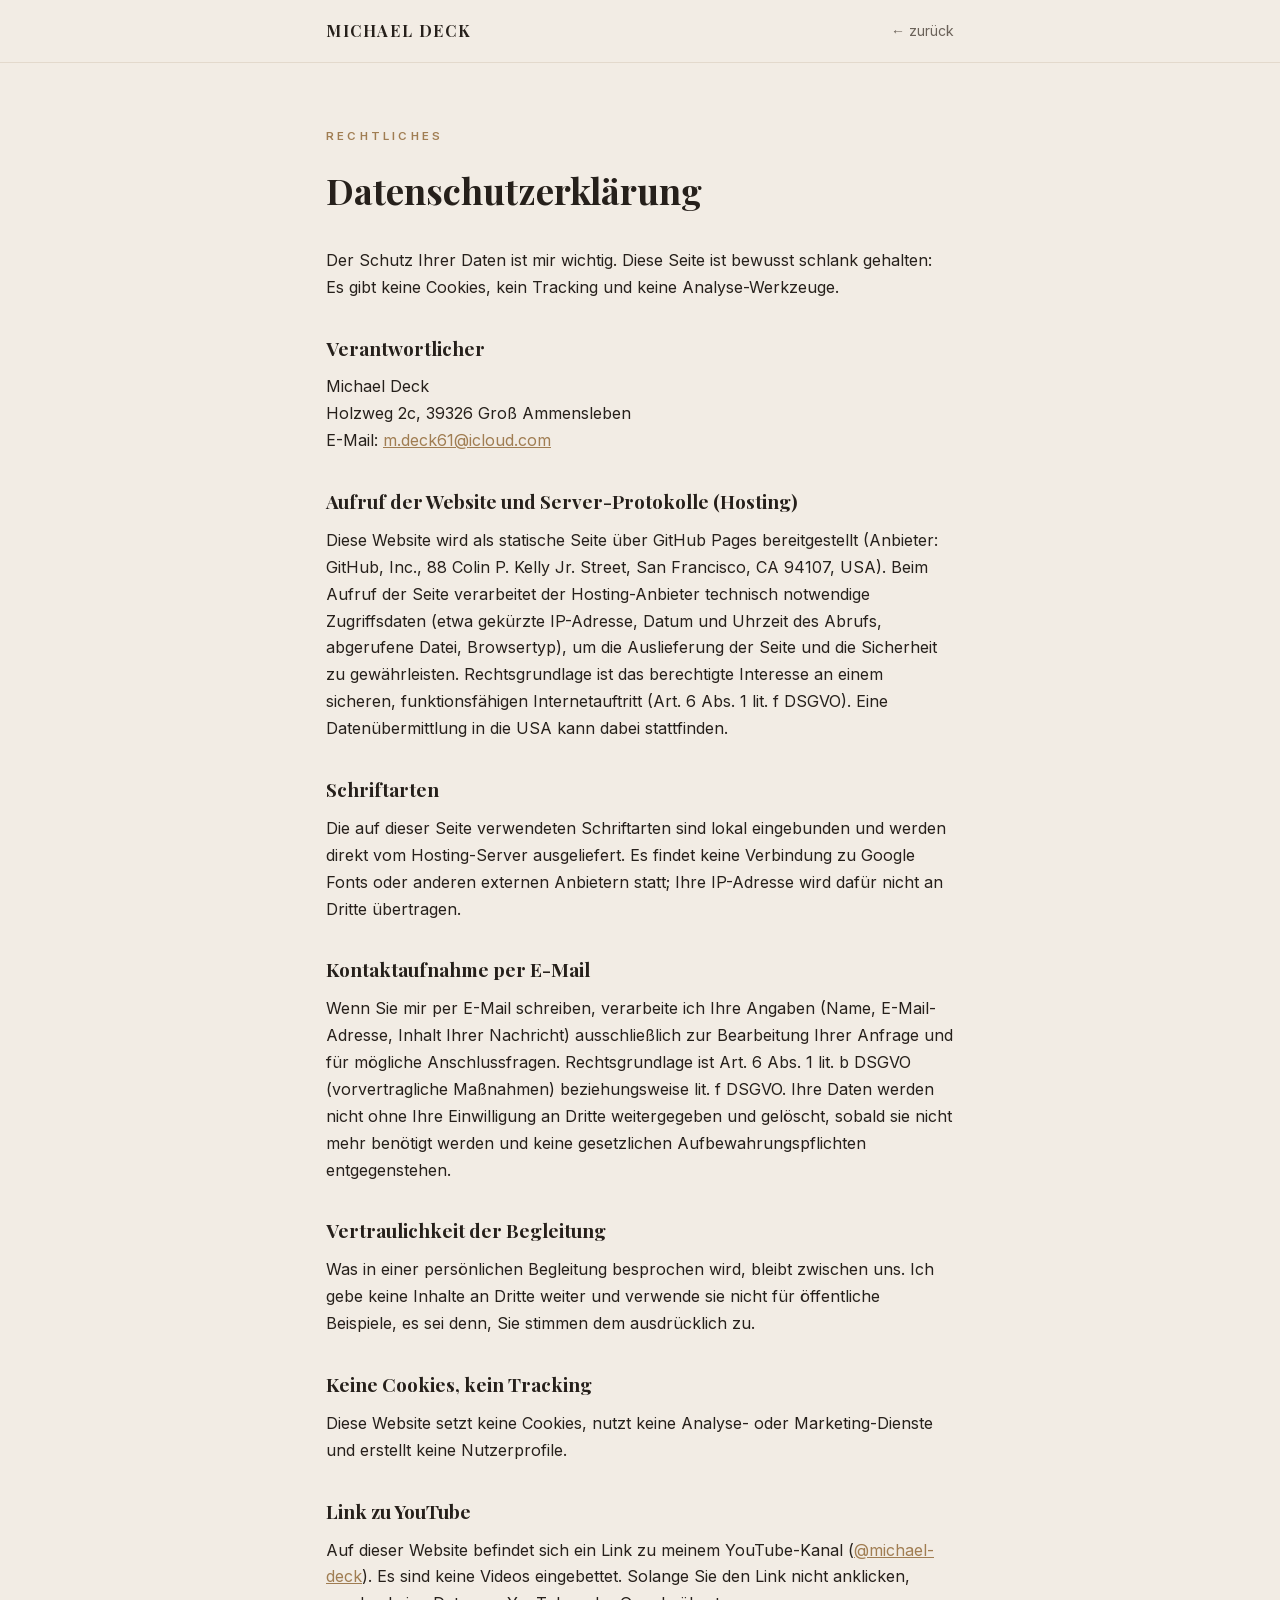
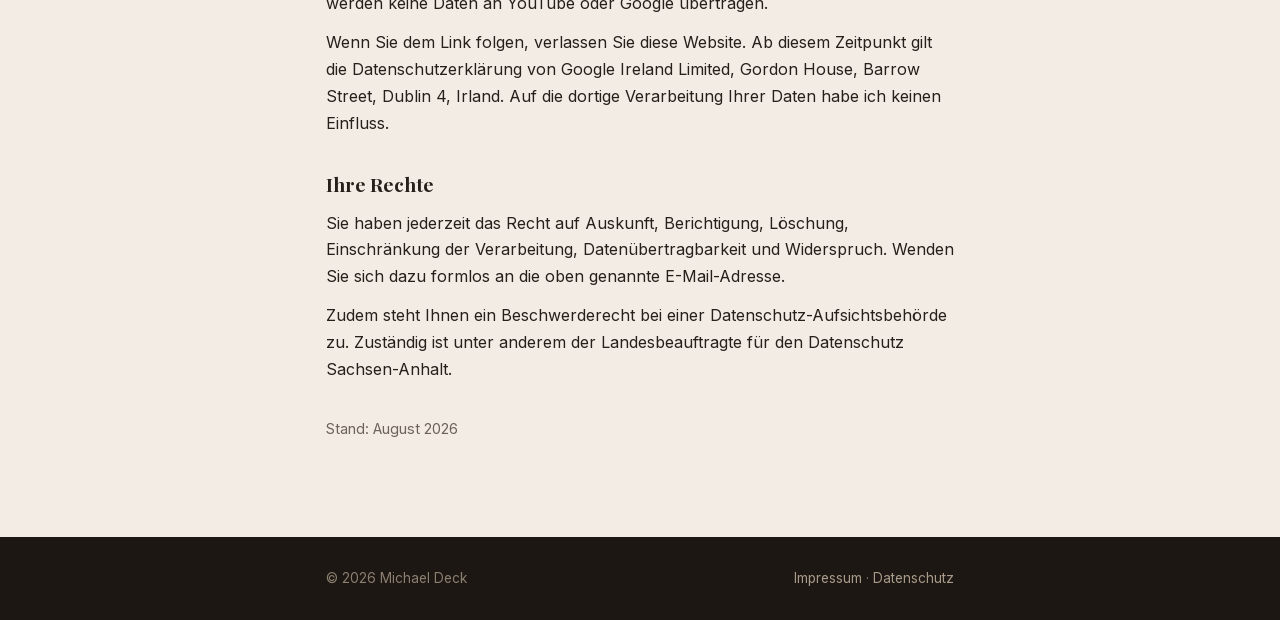
<file: datenschutz.html>
<!DOCTYPE html>
<html lang="de">
<head>
<meta charset="UTF-8">
<meta name="viewport" content="width=device-width,initial-scale=1">
<title>Datenschutzerklärung – Michael Deck</title>
<meta name="robots" content="noindex">
<link rel="icon" href="symbol.svg" type="image/svg+xml">
<style>
@font-face{font-family:'Playfair Display';src:url('schriften/playfair.woff2') format('woff2');
  font-weight:400 800;font-style:normal;font-display:swap;}
@font-face{font-family:'Inter';src:url('schriften/inter.woff2') format('woff2');
  font-weight:100 900;font-style:normal;font-display:swap;}
:root{--creme:#F2ECE4;--dunkel:#26201B;--akzent:#A07D52;--grau:#6B6259;--linie:#E3D9CC;
  --serif:'Playfair Display',Georgia,serif;
  --sans:'Inter',-apple-system,BlinkMacSystemFont,'Segoe UI',sans-serif;}
*{box-sizing:border-box;margin:0;padding:0;}
body{background:var(--creme);color:var(--dunkel);font-family:var(--sans);line-height:1.68;
  -webkit-font-smoothing:antialiased;}
.bahn{max-width:680px;margin:0 auto;padding:0 26px;}
nav{border-bottom:1px solid var(--linie);}
nav .bahn{display:flex;align-items:center;justify-content:space-between;height:62px;gap:14px;}
nav .name{font-family:var(--serif);font-weight:700;font-size:16px;letter-spacing:1.6px;}
nav a{color:var(--grau);text-decoration:none;font-size:14px;}
main{padding:64px 0 84px;}
.marke{font-size:11.5px;font-weight:600;letter-spacing:3.2px;text-transform:uppercase;
  color:var(--akzent);margin-bottom:14px;}
h1{font-family:var(--serif);font-weight:700;font-size:36px;margin-bottom:26px;}
h2{font-family:var(--serif);font-weight:700;font-size:19px;margin:32px 0 9px;}
p{font-size:16px;margin-bottom:12px;}
.leise{color:var(--grau);font-size:14.5px;}
a{color:var(--akzent);}
footer{background:#1C1713;color:#8B7F70;padding:30px 0;font-size:13.5px;}
footer .bahn{display:flex;justify-content:space-between;flex-wrap:wrap;gap:12px;}
footer a{color:#A99B89;text-decoration:none;}
@media (max-width:600px){ h1{font-size:29px;} }
</style>
</head>
<body>

<nav><div class="bahn">
  <span class="name">MICHAEL DECK</span>
  <a href="index.html">← zurück</a>
</div></nav>

<main>
<div class="bahn">
  <div class="marke">Rechtliches</div>
  <h1>Datenschutzerklärung</h1>

  <p>Der Schutz Ihrer Daten ist mir wichtig. Diese Seite ist bewusst schlank gehalten:
    Es gibt keine Cookies, kein Tracking und keine Analyse-Werkzeuge.</p>

  <h2>Verantwortlicher</h2>
  <p>
    Michael Deck<br>
    Holzweg 2c, 39326 Groß Ammensleben<br>
    E-Mail: <a href="mailto:m.deck61@icloud.com">m.deck61@icloud.com</a>
  </p>

  <h2>Aufruf der Website und Server-Protokolle (Hosting)</h2>
  <p>Diese Website wird als statische Seite über GitHub Pages bereitgestellt (Anbieter:
    GitHub, Inc., 88 Colin P. Kelly Jr. Street, San Francisco, CA 94107, USA). Beim Aufruf
    der Seite verarbeitet der Hosting-Anbieter technisch notwendige Zugriffsdaten (etwa
    gekürzte IP-Adresse, Datum und Uhrzeit des Abrufs, abgerufene Datei, Browsertyp), um
    die Auslieferung der Seite und die Sicherheit zu gewährleisten. Rechtsgrundlage ist
    das berechtigte Interesse an einem sicheren, funktionsfähigen Internetauftritt
    (Art. 6 Abs. 1 lit. f DSGVO). Eine Datenübermittlung in die USA kann dabei
    stattfinden.</p>

  <h2>Schriftarten</h2>
  <p>Die auf dieser Seite verwendeten Schriftarten sind lokal eingebunden und werden
    direkt vom Hosting-Server ausgeliefert. Es findet keine Verbindung zu Google Fonts
    oder anderen externen Anbietern statt; Ihre IP-Adresse wird dafür nicht an Dritte
    übertragen.</p>

  <h2>Kontaktaufnahme per E-Mail</h2>
  <p>Wenn Sie mir per E-Mail schreiben, verarbeite ich Ihre Angaben (Name, E-Mail-Adresse,
    Inhalt Ihrer Nachricht) ausschließlich zur Bearbeitung Ihrer Anfrage und für mögliche
    Anschlussfragen. Rechtsgrundlage ist Art. 6 Abs. 1 lit. b DSGVO (vorvertragliche
    Maßnahmen) beziehungsweise lit. f DSGVO. Ihre Daten werden nicht ohne Ihre Einwilligung
    an Dritte weitergegeben und gelöscht, sobald sie nicht mehr benötigt werden und keine
    gesetzlichen Aufbewahrungspflichten entgegenstehen.</p>

  <h2>Vertraulichkeit der Begleitung</h2>
  <p>Was in einer persönlichen Begleitung besprochen wird, bleibt zwischen uns. Ich gebe
    keine Inhalte an Dritte weiter und verwende sie nicht für öffentliche Beispiele, es
    sei denn, Sie stimmen dem ausdrücklich zu.</p>

  <h2>Keine Cookies, kein Tracking</h2>
  <p>Diese Website setzt keine Cookies, nutzt keine Analyse- oder Marketing-Dienste und
    erstellt keine Nutzerprofile.</p>

  <h2>Link zu YouTube</h2>
  <p>Auf dieser Website befindet sich ein Link zu meinem YouTube-Kanal
    (<a href="https://www.youtube.com/@michael-deck" target="_blank" rel="noopener">@michael-deck</a>).
    Es sind keine Videos eingebettet. Solange Sie den Link nicht anklicken, werden keine
    Daten an YouTube oder Google übertragen.</p>
  <p>Wenn Sie dem Link folgen, verlassen Sie diese Website. Ab diesem Zeitpunkt gilt die
    Datenschutzerklärung von Google Ireland Limited, Gordon House, Barrow Street, Dublin 4,
    Irland. Auf die dortige Verarbeitung Ihrer Daten habe ich keinen Einfluss.</p>

  <h2>Ihre Rechte</h2>
  <p>Sie haben jederzeit das Recht auf Auskunft, Berichtigung, Löschung, Einschränkung der
    Verarbeitung, Datenübertragbarkeit und Widerspruch. Wenden Sie sich dazu formlos an
    die oben genannte E-Mail-Adresse.</p>
  <p>Zudem steht Ihnen ein Beschwerderecht bei einer Datenschutz-Aufsichtsbehörde zu.
    Zuständig ist unter anderem der Landesbeauftragte für den Datenschutz Sachsen-Anhalt.</p>

  <p class="leise" style="margin-top:34px;">Stand: August 2026</p>
</div>
</main>

<footer><div class="bahn">
  <span>© 2026 Michael Deck</span>
  <span><a href="impressum.html">Impressum</a> · <a href="datenschutz.html">Datenschutz</a></span>
</div></footer>

</body>
</html>
</file>
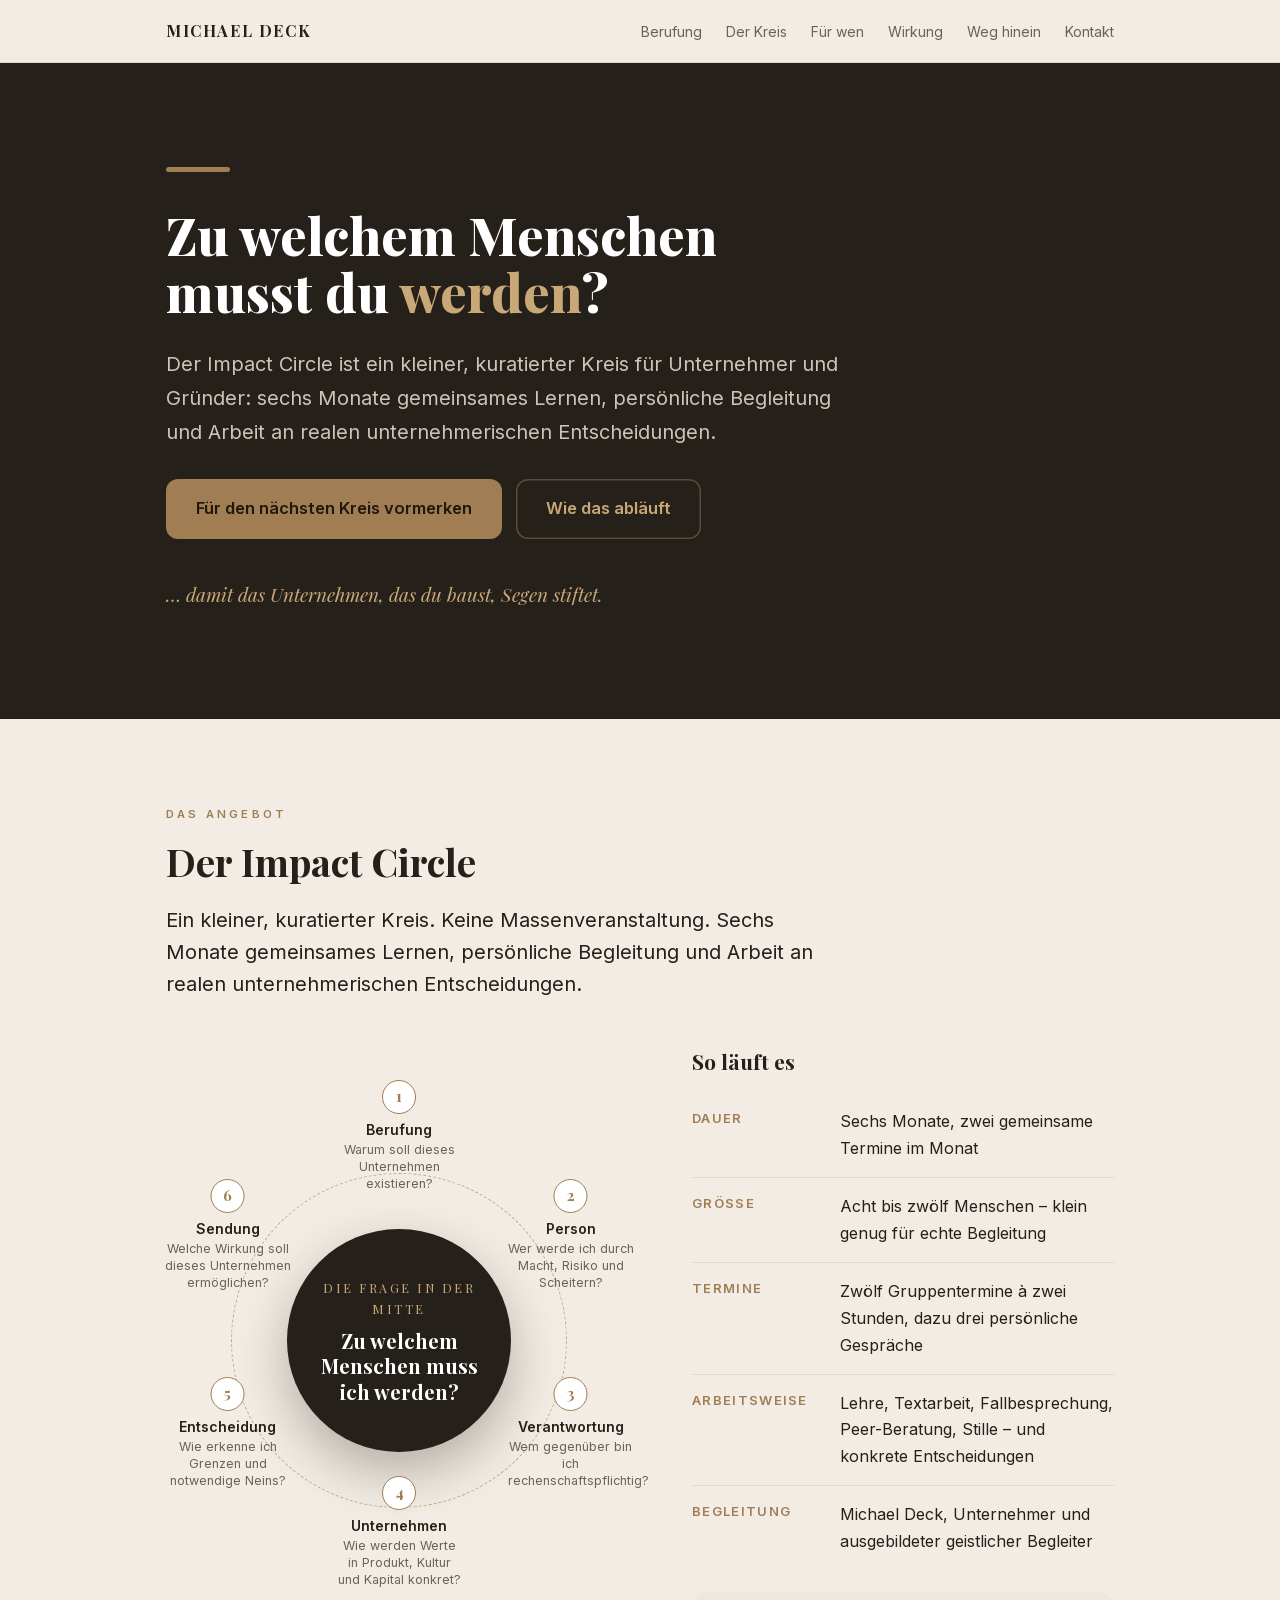
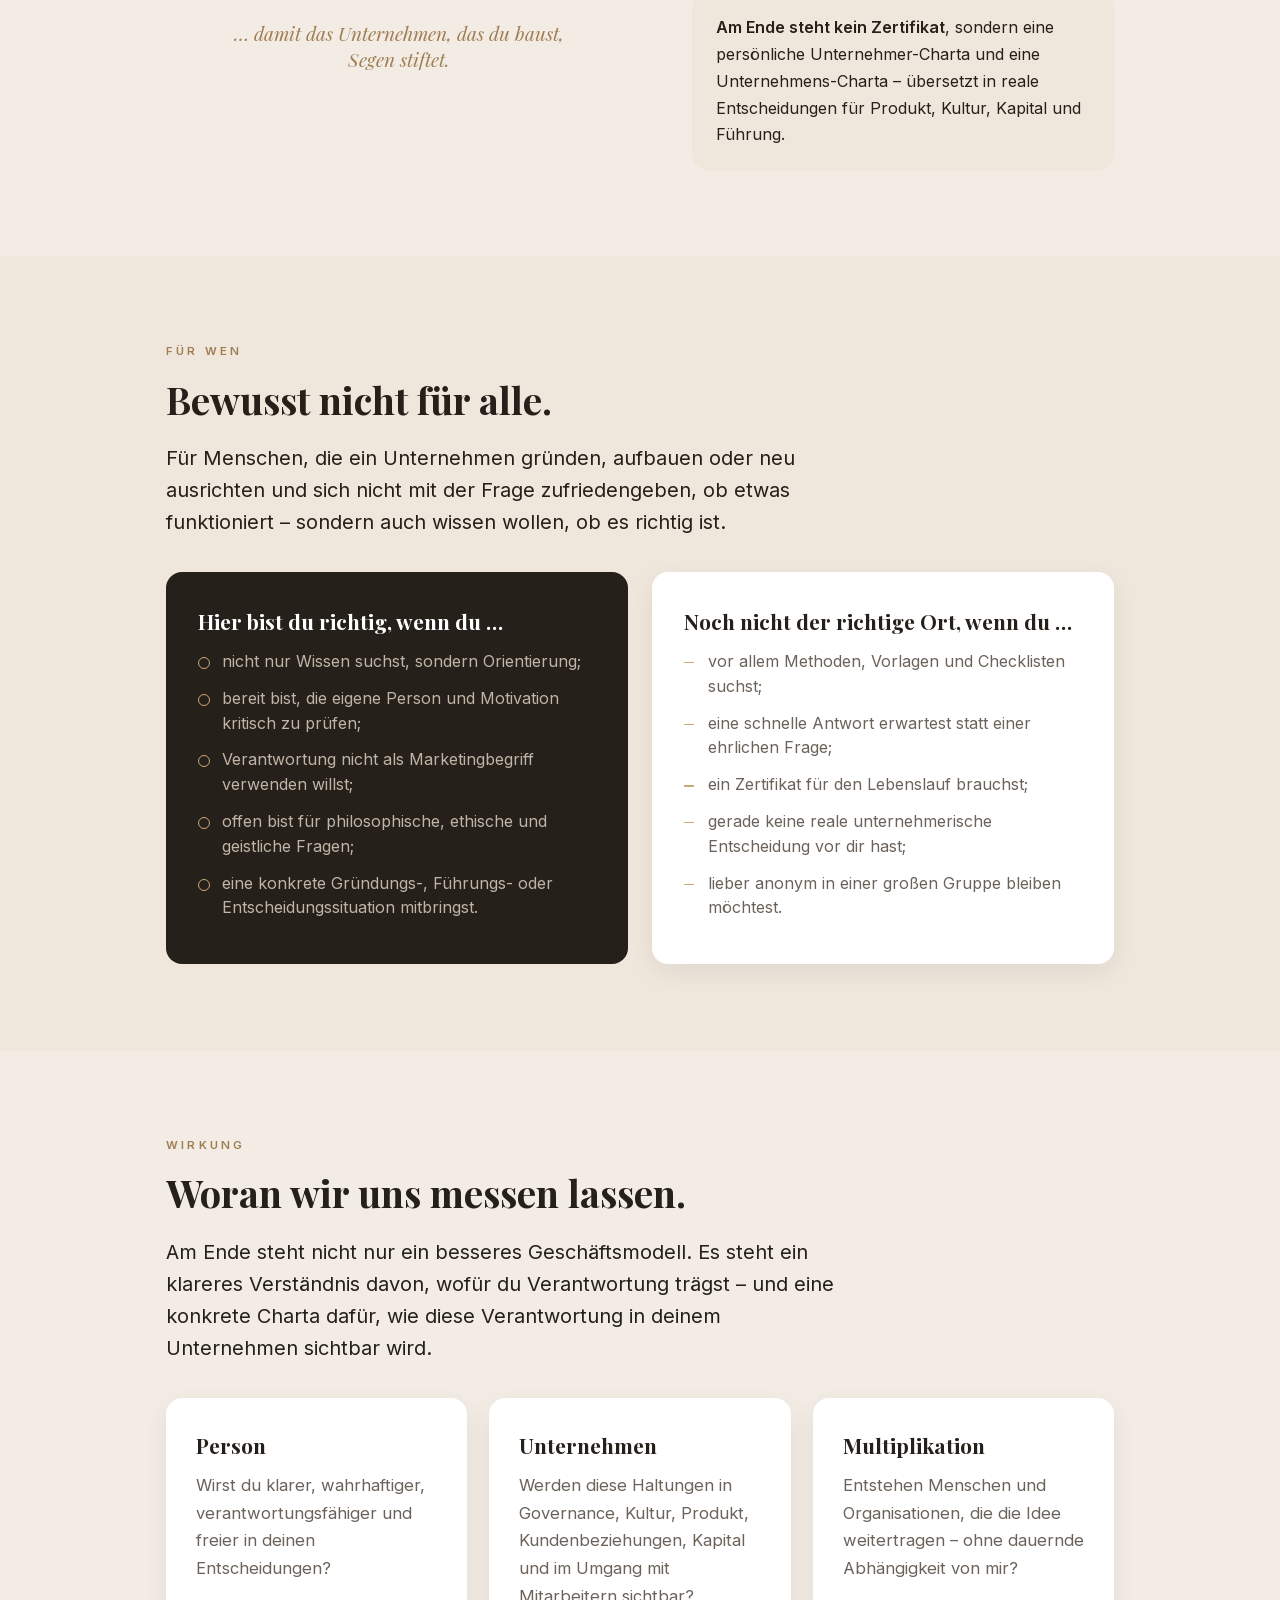
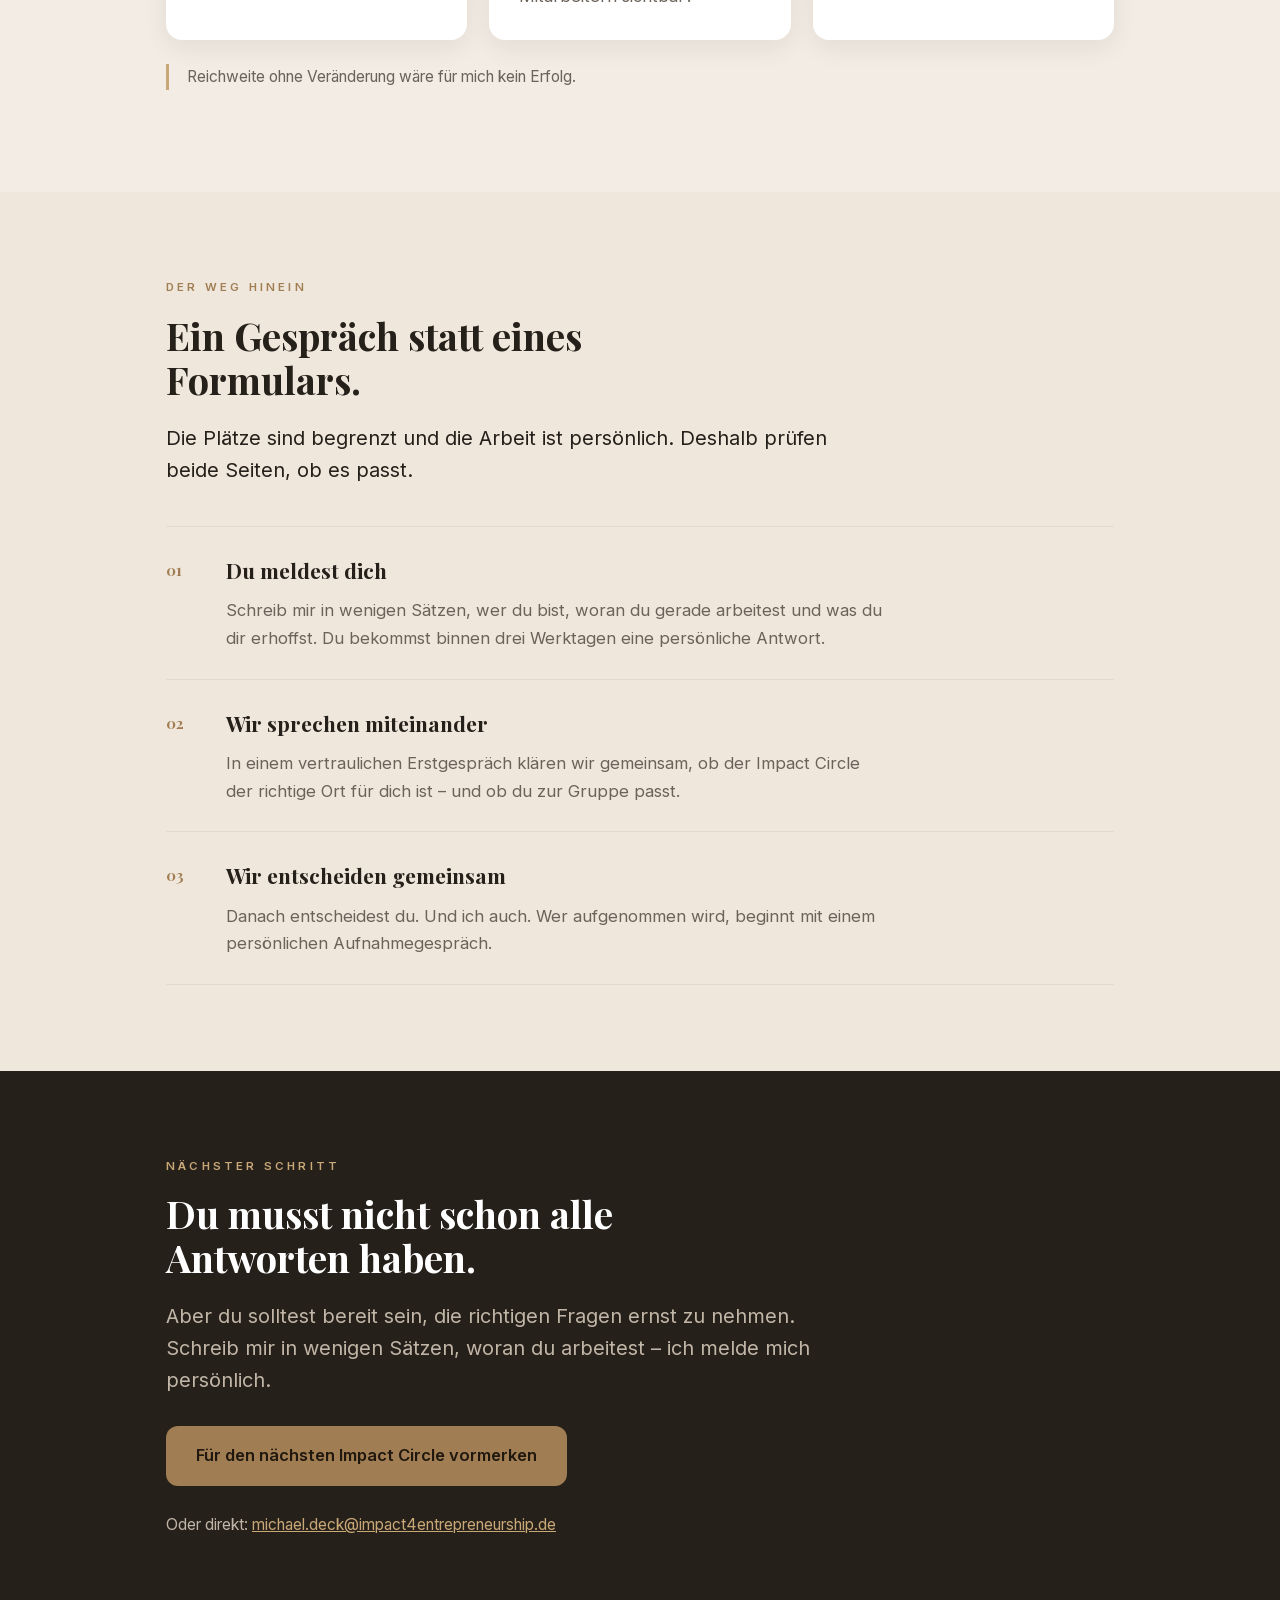
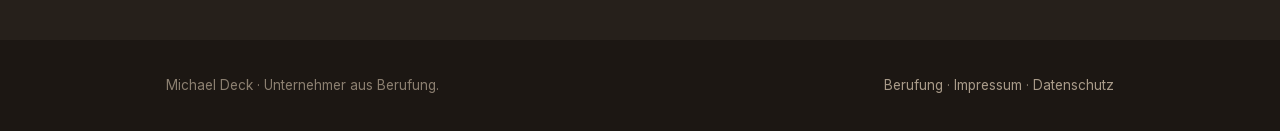
<file: impact-circle.html>
<!DOCTYPE html>
<html lang="de">
<head>
<meta charset="UTF-8">
<meta name="viewport" content="width=device-width,initial-scale=1">
<title>Michael Deck – Der Impact Circle: Unternehmertum aus Berufung</title>
<meta name="description" content="Der Impact Circle: ein kleiner, kuratierter Kreis für Unternehmer und Gründer. Sechs Monate gemeinsames Lernen, persönliche Begleitung und Arbeit an realen unternehmerischen Entscheidungen.">
<meta name="theme-color" content="#F2ECE4">
<link rel="icon" href="symbol.svg" type="image/svg+xml">
<style>
@font-face{font-family:'Playfair Display';src:url('schriften/playfair.woff2') format('woff2');
  font-weight:400 800;font-style:normal;font-display:swap;}
@font-face{font-family:'Playfair Display';src:url('schriften/playfair-kursiv.woff2') format('woff2');
  font-weight:400 800;font-style:italic;font-display:swap;}
@font-face{font-family:'Inter';src:url('schriften/inter.woff2') format('woff2');
  font-weight:100 900;font-style:normal;font-display:swap;}

:root{
  --creme:#F2ECE4; --creme-2:#EFE7DC; --karte:#FFFFFF;
  --dunkel:#26201B; --akzent:#A07D52; --akzent-hell:#C9A877;
  --grau:#6B6259; --linie:#E3D9CC;
  --serif:'Playfair Display',Georgia,serif;
  --sans:'Inter',-apple-system,BlinkMacSystemFont,'Segoe UI',sans-serif;
}
*{box-sizing:border-box;margin:0;padding:0;}
html{scroll-behavior:smooth;-webkit-text-size-adjust:100%;}
body{background:var(--creme);color:var(--dunkel);font-family:var(--sans);
  line-height:1.68;-webkit-font-smoothing:antialiased;}
.bahn{max-width:1000px;margin:0 auto;padding:0 26px;}
.eng{max-width:680px;}

/* ---------- Navigation ---------- */
nav{position:sticky;top:0;z-index:20;background:rgba(242,236,228,.93);
  backdrop-filter:saturate(180%) blur(12px);border-bottom:1px solid var(--linie);}
nav .bahn{display:flex;align-items:center;justify-content:space-between;
  gap:20px;height:62px;}
nav .name{font-family:var(--serif);font-weight:700;font-size:16px;letter-spacing:1.6px;
  white-space:nowrap;}
nav ul{list-style:none;display:flex;gap:24px;overflow-x:auto;scrollbar-width:none;}
nav ul::-webkit-scrollbar{display:none;}
nav a{color:var(--grau);text-decoration:none;font-size:14px;white-space:nowrap;
  padding:4px 0;border-bottom:1.5px solid transparent;}
nav a:hover{color:var(--dunkel);border-bottom-color:var(--akzent-hell);}
@media (max-width:860px){
  nav .bahn{gap:14px;padding:0 18px;}
  nav .name{font-size:13.5px;letter-spacing:1.2px;}
  nav ul{gap:18px;-webkit-overflow-scrolling:touch;
         mask-image:linear-gradient(to right,#000 88%,transparent);}
  nav a{font-size:13.5px;}
}

/* ---------- Grundbausteine ---------- */
section{padding:86px 0;}
section:nth-of-type(even){background:var(--creme-2);}
.marke{font-size:11.5px;font-weight:600;letter-spacing:3.2px;text-transform:uppercase;
  color:var(--akzent);margin-bottom:16px;}
h2{font-family:var(--serif);font-weight:700;font-size:38px;line-height:1.16;
  margin-bottom:20px;max-width:22ch;}
h3{font-family:var(--serif);font-weight:700;font-size:21px;margin-bottom:9px;}
p{font-size:17.5px;margin-bottom:16px;max-width:66ch;}
p.gross{font-size:20px;line-height:1.6;}
.leise{color:var(--grau);}
em{color:var(--akzent);font-style:italic;}
strong{font-weight:600;}
a.text{color:var(--akzent);}

.knopf{display:inline-block;background:var(--dunkel);color:#F6F1EA;text-decoration:none;
  border-radius:12px;padding:16px 30px;font-weight:600;font-size:16.5px;
  transition:transform .15s ease;}
.knopf:hover{transform:translateY(-2px);}
.knopf.hell{background:transparent;color:var(--akzent);
  box-shadow:inset 0 0 0 1.5px var(--akzent-hell);}
.knopfzeile{display:flex;flex-wrap:wrap;gap:14px;margin-top:30px;}

/* ---------- Hero ---------- */
header.hero{background:var(--dunkel);color:#EFE7DC;padding:104px 0 96px;}
header.hero .balken{width:64px;height:5px;background:var(--akzent);border-radius:3px;
  margin-bottom:34px;}
header.hero h1{font-family:var(--serif);font-weight:800;font-size:52px;line-height:1.1;
  color:#fff;max-width:17ch;margin-bottom:28px;}
header.hero h1 em{color:var(--akzent-hell);font-style:normal;}
header.hero p{font-size:20px;color:#CDC3B6;max-width:56ch;margin-bottom:12px;}
header.hero .claim{margin-top:40px;font-family:var(--serif);font-style:italic;
  font-size:19px;color:var(--akzent-hell);}
header.hero .knopf{background:var(--akzent);color:#20180F;}
header.hero .knopf.hell{background:transparent;color:var(--akzent-hell);
  box-shadow:inset 0 0 0 1.5px #5A4A38;}

/* ---------- Der Kreis (Ring-Grafik) ---------- */
.kreis-block{display:grid;grid-template-columns:1.05fr .95fr;gap:60px;align-items:center;
  margin-top:44px;}
.ring{position:relative;width:min(430px,100%);aspect-ratio:1;margin:0 auto;}
.ring .scheibe{position:absolute;inset:11%;border-radius:50%;border:1px dashed var(--akzent-hell);}
.ring .mitte{position:absolute;inset:24%;border-radius:50%;background:var(--dunkel);color:#EFE7DC;
  display:flex;flex-direction:column;align-items:center;justify-content:center;text-align:center;
  padding:20px;box-shadow:0 20px 50px rgba(38,32,27,.3);}
.ring .mitte em{font-family:var(--serif);font-style:normal;font-size:12.5px;letter-spacing:.2em;
  text-transform:uppercase;color:var(--akzent-hell);}
.ring .mitte strong{font-family:var(--serif);font-size:clamp(16px,2.1vw,20px);font-weight:700;
  color:#fff;margin-top:9px;line-height:1.28;max-width:15ch;}
.ring-unterschrift{font-family:var(--serif);font-style:italic;font-size:19px;color:var(--akzent);
  text-align:center;margin-top:64px;max-width:32ch;margin-left:auto;margin-right:auto;line-height:1.4;}
.knoten{position:absolute;top:50%;left:50%;width:126px;margin:-63px 0 0 -63px;
  transform:rotate(var(--a)) translate(min(198px,42vw)) rotate(calc(-1 * var(--a)));
  text-align:center;}
.knoten b{display:flex;align-items:center;justify-content:center;
  width:34px;height:34px;margin:0 auto 7px;border-radius:50%;
  background:var(--karte);border:1.5px solid var(--akzent);color:var(--akzent);
  font-family:var(--serif);font-size:15px;font-weight:700;line-height:1;}
.knoten span{display:block;font-size:14px;font-weight:600;color:var(--dunkel);line-height:1.3;}
.knoten small{display:block;font-size:12.5px;color:var(--grau);line-height:1.35;margin-top:3px;}

.format-liste{list-style:none;}
.format-liste li{display:flex;gap:16px;padding:15px 0;border-bottom:1px solid var(--linie);}
.format-liste li:last-child{border-bottom:0;}
.format-liste dt{font-size:13px;letter-spacing:.1em;text-transform:uppercase;color:var(--akzent);
  font-weight:600;flex:0 0 132px;}
.format-liste dd{font-size:16px;}
.ergebnis{margin-top:22px;background:var(--creme-2);border-radius:16px;padding:22px 24px;}
.ergebnis p{font-size:16px;color:var(--dunkel);margin:0;max-width:none;}
section.hell .ergebnis, section:nth-of-type(odd) .ergebnis{background:var(--creme-2);}

/* ---------- Für wen ---------- */
.wen{display:grid;grid-template-columns:1fr 1fr;gap:24px;margin-top:34px;}
.wen-karte{border-radius:16px;padding:32px 32px;}
.wen-karte.ja{background:var(--dunkel);color:#DED4C7;}
.wen-karte.ja h3{color:#fff;}
.wen-karte.nein{background:var(--karte);box-shadow:0 8px 26px rgba(38,32,27,.07);}
.wen-karte ul{list-style:none;margin-top:10px;}
.wen-karte li{position:relative;padding-left:24px;margin-bottom:12px;font-size:16px;
  line-height:1.55;max-width:none;}
.wen-karte.ja li{color:#C0B5A6;}
.wen-karte.ja li::before{content:"";position:absolute;left:0;top:8px;width:10px;height:10px;
  border-radius:50%;border:1.5px solid var(--akzent-hell);}
.wen-karte.nein li{color:var(--grau);}
.wen-karte.nein li::before{content:"";position:absolute;left:0;top:13px;width:10px;height:1.5px;
  background:var(--akzent-hell);}
@media (max-width:760px){ .wen{grid-template-columns:1fr;} }

/* ---------- Karten ---------- */
.karten{display:grid;grid-template-columns:repeat(auto-fit,minmax(268px,1fr));gap:22px;
  margin-top:34px;}
.karte{background:var(--karte);border-radius:16px;padding:30px 30px;
  box-shadow:0 8px 26px rgba(38,32,27,.07);}
.karte p{font-size:16.5px;color:var(--grau);margin-bottom:0;max-width:none;}

/* ---------- Der Weg hinein ---------- */
.weg{margin-top:40px;}
.stufe{display:flex;gap:26px;padding:26px 0;border-top:1px solid var(--linie);}
.stufe:last-child{border-bottom:1px solid var(--linie);}
.stufe .nr{font-family:var(--serif);font-weight:700;font-size:15px;color:var(--akzent);
  min-width:34px;flex:0 0 auto;padding-top:5px;}
.stufe .inhalt{flex:1;}
.stufe p{margin:0;font-size:16.5px;color:var(--grau);}

/* ---------- Zitat gross ---------- */
.leitsatz{font-family:var(--serif);font-size:28px;line-height:1.38;color:var(--dunkel);
  border-left:4px solid var(--akzent-hell);padding-left:26px;margin:38px 0;max-width:26ch;}

/* ---------- Randnotiz ---------- */
.randnotiz{margin-top:24px;font-size:15.5px;color:var(--grau);
  border-left:3px solid var(--akzent-hell);padding-left:18px;max-width:70ch;}

/* ---------- Kontakt & Footer ---------- */
#kontakt{background:var(--dunkel);color:#DED4C7;}
#kontakt h2{color:#fff;}
#kontakt p{color:#C0B5A6;}
#kontakt .marke{color:var(--akzent-hell);}
#kontakt .knopf{background:var(--akzent);color:#20180F;}
#kontakt a.text{color:var(--akzent-hell);}

footer{background:#1C1713;color:#8B7F70;padding:34px 0;font-size:13.5px;}
footer .bahn{display:flex;justify-content:space-between;flex-wrap:wrap;gap:14px;}
footer a{color:#A99B89;text-decoration:none;}

@media (max-width:960px){
  .kreis-block{grid-template-columns:1fr;gap:38px;}
}
@media (max-width:760px){
  section{padding:64px 0;}
  header.hero{padding:76px 0 70px;}
  header.hero h1{font-size:36px;}
  header.hero p{font-size:18px;}
  h2{font-size:29px;}
  .leitsatz{font-size:22px;}
  p{font-size:16.5px;}
}
</style>
</head>
<body>

<nav>
  <div class="bahn">
    <span class="name">MICHAEL DECK</span>
    <ul>
      <li><a href="index.html">Berufung</a></li>
      <li><a href="#kreis">Der Kreis</a></li>
      <li><a href="#fuerwen">Für wen</a></li>
      <li><a href="#wirkung">Wirkung</a></li>
      <li><a href="#weg">Weg hinein</a></li>
      <li><a href="#kontakt">Kontakt</a></li>
    </ul>
  </div>
</nav>

<!-- ================= HERO ================= -->
<header class="hero">
  <div class="bahn">
    <div class="balken"></div>
    <h1>Zu welchem Menschen musst du <em>werden</em>?</h1>
    <p>Der Impact Circle ist ein kleiner, kuratierter Kreis für Unternehmer und Gründer:
      sechs Monate gemeinsames Lernen, persönliche Begleitung und Arbeit an realen
      unternehmerischen Entscheidungen.</p>
    <div class="knopfzeile">
      <a class="knopf" href="#kontakt">Für den nächsten Kreis vormerken</a>
      <a class="knopf hell" href="#kreis">Wie das abläuft</a>
    </div>
    <p class="claim">… damit das Unternehmen, das du baust, Segen stiftet.</p>
  </div>
</header>

<!-- ================= DER KREIS ================= -->
<section id="kreis">
  <div class="bahn">
    <div class="marke">Das Angebot</div>
    <h2>Der Impact Circle</h2>
    <div class="eng">
      <p class="gross">Ein kleiner, kuratierter Kreis. Keine Massenveranstaltung. Sechs
        Monate gemeinsames Lernen, persönliche Begleitung und Arbeit an realen
        unternehmerischen Entscheidungen.</p>
    </div>

    <div class="kreis-block">
      <div>
        <div class="ring" role="img"
             aria-label="Sechs Lernbewegungen um eine Mitte: Berufung, Person, Verantwortung, Unternehmen, Entscheidung, Sendung. In der Mitte die Leitfrage: Zu welchem Menschen muss ich werden, damit das Unternehmen, das ich baue, Segen stiftet?">
          <div class="scheibe" aria-hidden="true"></div>
          <div class="mitte">
            <em>Die Frage in der Mitte</em>
            <strong>Zu welchem Menschen muss ich werden?</strong>
          </div>
          <div class="knoten" style="--a:-90deg"><b>1</b><span>Berufung</span><small>Warum soll dieses Unternehmen existieren?</small></div>
          <div class="knoten" style="--a:-30deg"><b>2</b><span>Person</span><small>Wer werde ich durch Macht, Risiko und Scheitern?</small></div>
          <div class="knoten" style="--a:30deg"><b>3</b><span>Verantwortung</span><small>Wem gegenüber bin ich rechenschaftspflichtig?</small></div>
          <div class="knoten" style="--a:90deg"><b>4</b><span>Unternehmen</span><small>Wie werden Werte in Produkt, Kultur und Kapital konkret?</small></div>
          <div class="knoten" style="--a:150deg"><b>5</b><span>Entscheidung</span><small>Wie erkenne ich Grenzen und notwendige Neins?</small></div>
          <div class="knoten" style="--a:210deg"><b>6</b><span>Sendung</span><small>Welche Wirkung soll dieses Unternehmen ermöglichen?</small></div>
        </div>
        <p class="ring-unterschrift">… damit das Unternehmen, das du baust, Segen stiftet.</p>
      </div>

      <div>
        <h3 style="margin-bottom:14px">So läuft es</h3>
        <dl class="format-liste">
          <li><dt>Dauer</dt><dd>Sechs Monate, zwei gemeinsame Termine im Monat</dd></li>
          <li><dt>Größe</dt><dd>Acht bis zwölf Menschen – klein genug für echte Begleitung</dd></li>
          <li><dt>Termine</dt><dd>Zwölf Gruppentermine à zwei Stunden, dazu drei persönliche Gespräche</dd></li>
          <li><dt>Arbeitsweise</dt><dd>Lehre, Textarbeit, Fallbesprechung, Peer-Beratung, Stille – und konkrete Entscheidungen</dd></li>
          <li><dt>Begleitung</dt><dd>Michael Deck, Unternehmer und ausgebildeter geistlicher Begleiter</dd></li>
        </dl>
        <div class="ergebnis">
          <p><strong>Am Ende steht kein Zertifikat</strong>, sondern eine persönliche
            Unternehmer-Charta und eine Unternehmens-Charta – übersetzt in reale
            Entscheidungen für Produkt, Kultur, Kapital und Führung.</p>
        </div>
      </div>
    </div>
  </div>
</section>

<!-- ================= FÜR WEN ================= -->
<section id="fuerwen">
  <div class="bahn">
    <div class="marke">Für wen</div>
    <h2>Bewusst nicht für alle.</h2>
    <div class="eng">
      <p class="gross">Für Menschen, die ein Unternehmen gründen, aufbauen oder neu
        ausrichten und sich nicht mit der Frage zufriedengeben, ob etwas funktioniert –
        sondern auch wissen wollen, ob es richtig ist.</p>
    </div>

    <div class="wen">
      <div class="wen-karte ja">
        <h3>Hier bist du richtig, wenn du …</h3>
        <ul>
          <li>nicht nur Wissen suchst, sondern Orientierung;</li>
          <li>bereit bist, die eigene Person und Motivation kritisch zu prüfen;</li>
          <li>Verantwortung nicht als Marketingbegriff verwenden willst;</li>
          <li>offen bist für philosophische, ethische und geistliche Fragen;</li>
          <li>eine konkrete Gründungs-, Führungs- oder Entscheidungssituation mitbringst.</li>
        </ul>
      </div>
      <div class="wen-karte nein">
        <h3>Noch nicht der richtige Ort, wenn du …</h3>
        <ul>
          <li>vor allem Methoden, Vorlagen und Checklisten suchst;</li>
          <li>eine schnelle Antwort erwartest statt einer ehrlichen Frage;</li>
          <li>ein Zertifikat für den Lebenslauf brauchst;</li>
          <li>gerade keine reale unternehmerische Entscheidung vor dir hast;</li>
          <li>lieber anonym in einer großen Gruppe bleiben möchtest.</li>
        </ul>
      </div>
    </div>
  </div>
</section>

<!-- ================= WIRKUNG ================= -->
<section id="wirkung">
  <div class="bahn">
    <div class="marke">Wirkung</div>
    <h2>Woran wir uns messen lassen.</h2>
    <div class="eng">
      <p class="gross">Am Ende steht nicht nur ein besseres Geschäftsmodell. Es steht ein
        klareres Verständnis davon, wofür du Verantwortung trägst – und eine konkrete
        Charta dafür, wie diese Verantwortung in deinem Unternehmen sichtbar wird.</p>
    </div>

    <div class="karten">
      <div class="karte">
        <h3>Person</h3>
        <p>Wirst du klarer, wahrhaftiger, verantwortungsfähiger und freier in deinen
          Entscheidungen?</p>
      </div>
      <div class="karte">
        <h3>Unternehmen</h3>
        <p>Werden diese Haltungen in Governance, Kultur, Produkt, Kundenbeziehungen,
          Kapital und im Umgang mit Mitarbeitern sichtbar?</p>
      </div>
      <div class="karte">
        <h3>Multiplikation</h3>
        <p>Entstehen Menschen und Organisationen, die die Idee weitertragen – ohne
          dauernde Abhängigkeit von mir?</p>
      </div>
    </div>
    <p class="randnotiz">Reichweite ohne Veränderung wäre für mich kein Erfolg.</p>
  </div>
</section>

<!-- ================= WEG HINEIN ================= -->
<section id="weg">
  <div class="bahn">
    <div class="marke">Der Weg hinein</div>
    <h2>Ein Gespräch statt eines Formulars.</h2>
    <div class="eng">
      <p class="gross">Die Plätze sind begrenzt und die Arbeit ist persönlich. Deshalb
        prüfen beide Seiten, ob es passt.</p>
    </div>

    <div class="weg">
      <div class="stufe">
        <div class="nr">01</div>
        <div class="inhalt">
          <h3>Du meldest dich</h3>
          <p>Schreib mir in wenigen Sätzen, wer du bist, woran du gerade arbeitest und
            was du dir erhoffst. Du bekommst binnen drei Werktagen eine persönliche
            Antwort.</p>
        </div>
      </div>
      <div class="stufe">
        <div class="nr">02</div>
        <div class="inhalt">
          <h3>Wir sprechen miteinander</h3>
          <p>In einem vertraulichen Erstgespräch klären wir gemeinsam, ob der Impact
            Circle der richtige Ort für dich ist – und ob du zur Gruppe passt.</p>
        </div>
      </div>
      <div class="stufe">
        <div class="nr">03</div>
        <div class="inhalt">
          <h3>Wir entscheiden gemeinsam</h3>
          <p>Danach entscheidest du. Und ich auch. Wer aufgenommen wird, beginnt mit
            einem persönlichen Aufnahmegespräch.</p>
        </div>
      </div>
    </div>
  </div>
</section>

<!-- ================= KONTAKT ================= -->
<section id="kontakt">
  <div class="bahn">
    <div class="marke">Nächster Schritt</div>
    <h2>Du musst nicht schon alle Antworten haben.</h2>
    <div class="eng">
      <p class="gross">Aber du solltest bereit sein, die richtigen Fragen ernst zu
        nehmen. Schreib mir in wenigen Sätzen, woran du arbeitest – ich melde mich
        persönlich.</p>
    </div>
    <div class="knopfzeile">
      <a class="knopf" href="mailto:michael.deck@impact4entrepreneurship.de?subject=Impact%20Circle%20%E2%80%93%20Interesse&body=Guten%20Tag%20Michael%2C%0A%0Aich%20interessiere%20mich%20f%C3%BCr%20den%20n%C3%A4chsten%20Impact%20Circle.%0A%0AWer%20ich%20bin%3A%0A%0AWoran%20ich%20gerade%20arbeite%3A%0A%0AWas%20ich%20mir%20erhoffe%3A%0A%0AHerzliche%20Gr%C3%BC%C3%9Fe%0A">
        Für den nächsten Impact Circle vormerken</a>
    </div>
    <p style="margin-top:26px;font-size:15.5px;">Oder direkt:
      <a class="text" href="mailto:michael.deck@impact4entrepreneurship.de">michael.deck@impact4entrepreneurship.de</a></p>
  </div>
</section>

<footer>
  <div class="bahn">
    <span>Michael Deck · Unternehmer aus Berufung.</span>
    <span><a href="index.html">Berufung</a> ·
      <a href="impressum.html">Impressum</a> ·
      <a href="datenschutz.html">Datenschutz</a></span>
  </div>
</footer>

</body>
</html>
</file>
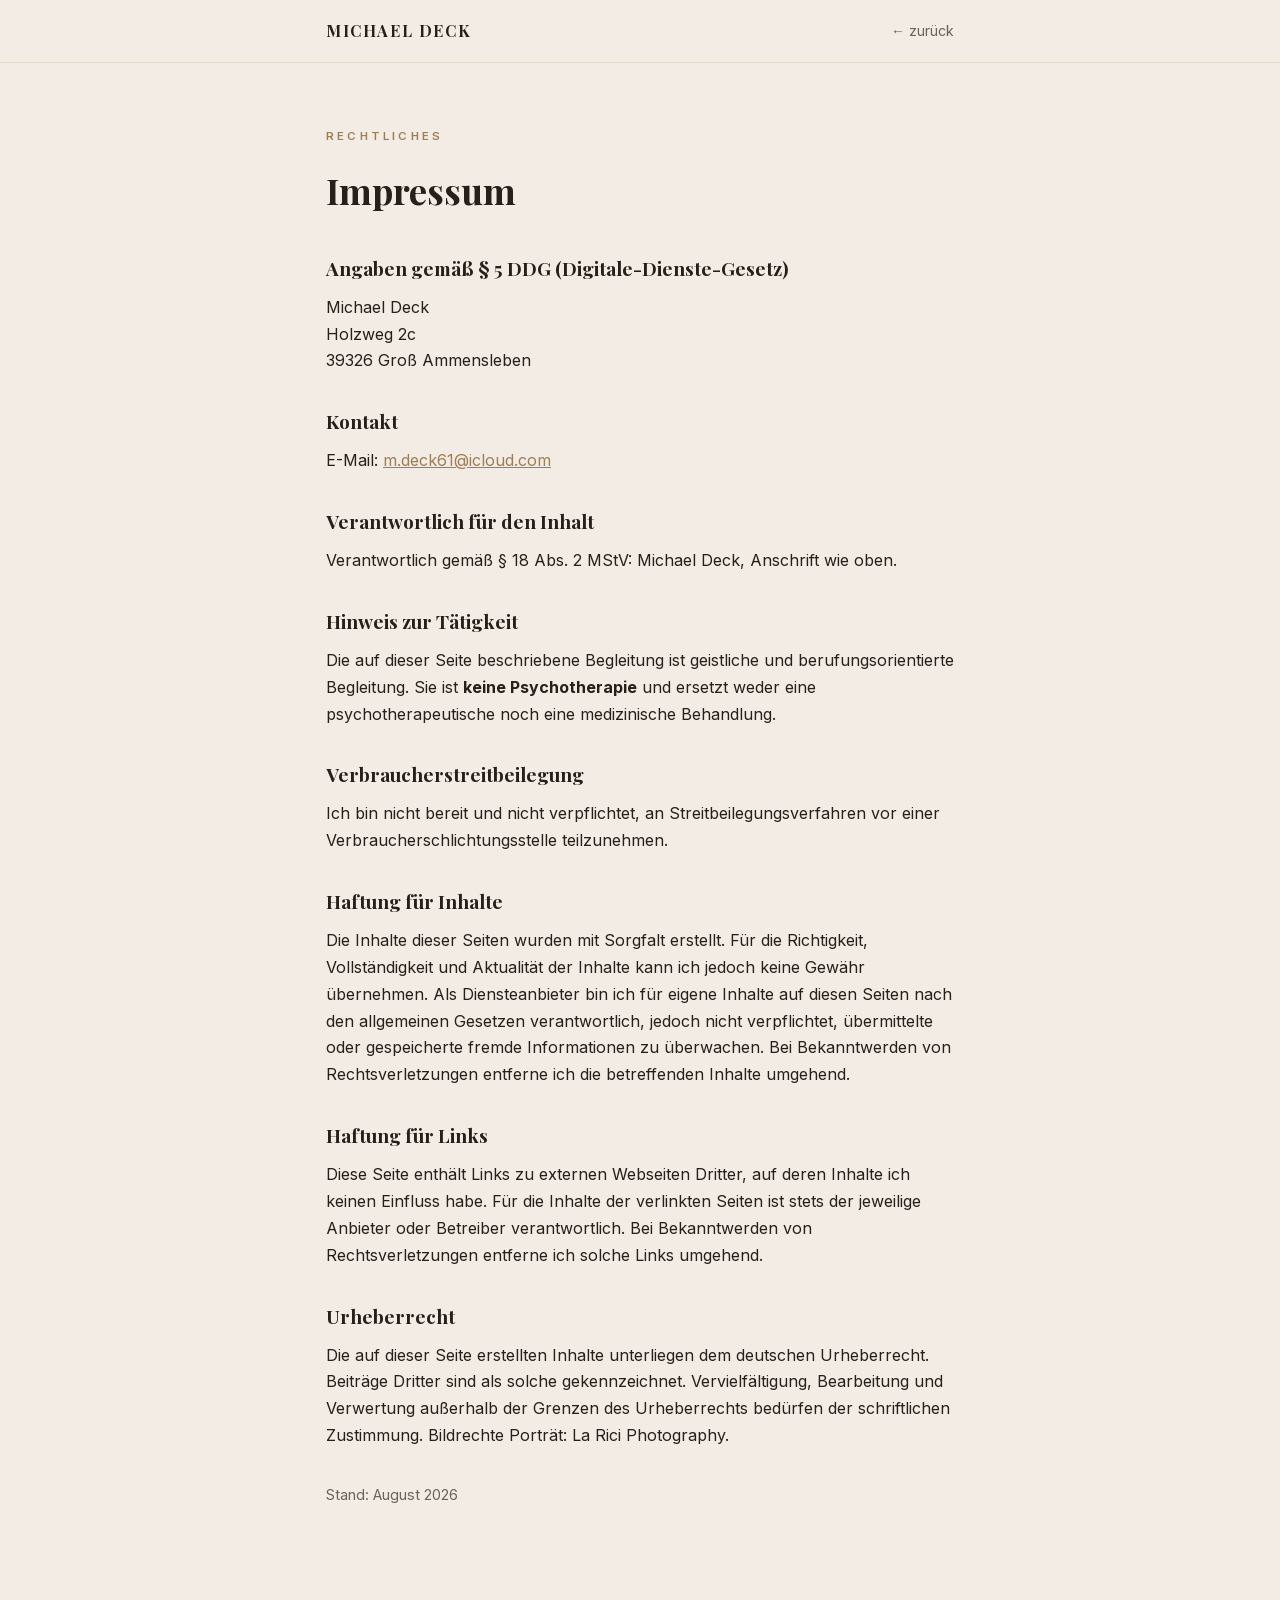
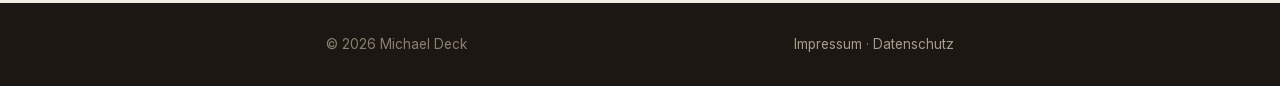
<file: impressum.html>
<!DOCTYPE html>
<html lang="de">
<head>
<meta charset="UTF-8">
<meta name="viewport" content="width=device-width,initial-scale=1">
<title>Impressum – Michael Deck</title>
<meta name="robots" content="noindex">
<link rel="icon" href="symbol.svg" type="image/svg+xml">
<style>
@font-face{font-family:'Playfair Display';src:url('schriften/playfair.woff2') format('woff2');
  font-weight:400 800;font-style:normal;font-display:swap;}
@font-face{font-family:'Inter';src:url('schriften/inter.woff2') format('woff2');
  font-weight:100 900;font-style:normal;font-display:swap;}
:root{--creme:#F2ECE4;--dunkel:#26201B;--akzent:#A07D52;--grau:#6B6259;--linie:#E3D9CC;
  --serif:'Playfair Display',Georgia,serif;
  --sans:'Inter',-apple-system,BlinkMacSystemFont,'Segoe UI',sans-serif;}
*{box-sizing:border-box;margin:0;padding:0;}
body{background:var(--creme);color:var(--dunkel);font-family:var(--sans);line-height:1.68;
  -webkit-font-smoothing:antialiased;}
.bahn{max-width:680px;margin:0 auto;padding:0 26px;}
nav{border-bottom:1px solid var(--linie);}
nav .bahn{display:flex;align-items:center;justify-content:space-between;height:62px;gap:14px;}
nav .name{font-family:var(--serif);font-weight:700;font-size:16px;letter-spacing:1.6px;}
nav a{color:var(--grau);text-decoration:none;font-size:14px;}
main{padding:64px 0 84px;}
.marke{font-size:11.5px;font-weight:600;letter-spacing:3.2px;text-transform:uppercase;
  color:var(--akzent);margin-bottom:14px;}
h1{font-family:var(--serif);font-weight:700;font-size:36px;margin-bottom:26px;}
h2{font-family:var(--serif);font-weight:700;font-size:19px;margin:32px 0 9px;}
p{font-size:16px;margin-bottom:12px;}
.leise{color:var(--grau);font-size:14.5px;}
a{color:var(--akzent);}
footer{background:#1C1713;color:#8B7F70;padding:30px 0;font-size:13.5px;}
footer .bahn{display:flex;justify-content:space-between;flex-wrap:wrap;gap:12px;}
footer a{color:#A99B89;text-decoration:none;}
@media (max-width:600px){ h1{font-size:29px;} }
</style>
</head>
<body>

<nav><div class="bahn">
  <span class="name">MICHAEL DECK</span>
  <a href="index.html">← zurück</a>
</div></nav>

<main>
<div class="bahn">
  <div class="marke">Rechtliches</div>
  <h1>Impressum</h1>

  <h2>Angaben gemäß § 5 DDG (Digitale-Dienste-Gesetz)</h2>
  <p>
    Michael Deck<br>
    Holzweg 2c<br>
    39326 Groß Ammensleben
  </p>

  <h2>Kontakt</h2>
  <p>E-Mail: <a href="mailto:m.deck61@icloud.com">m.deck61@icloud.com</a></p>

  <h2>Verantwortlich für den Inhalt</h2>
  <p>Verantwortlich gemäß § 18 Abs. 2 MStV: Michael Deck, Anschrift wie oben.</p>

  <h2>Hinweis zur Tätigkeit</h2>
  <p>Die auf dieser Seite beschriebene Begleitung ist geistliche und
    berufungsorientierte Begleitung. Sie ist <strong>keine Psychotherapie</strong> und
    ersetzt weder eine psychotherapeutische noch eine medizinische Behandlung.</p>

  <h2>Verbraucherstreitbeilegung</h2>
  <p>Ich bin nicht bereit und nicht verpflichtet, an Streitbeilegungsverfahren vor einer
    Verbraucherschlichtungsstelle teilzunehmen.</p>

  <h2>Haftung für Inhalte</h2>
  <p>Die Inhalte dieser Seiten wurden mit Sorgfalt erstellt. Für die Richtigkeit,
    Vollständigkeit und Aktualität der Inhalte kann ich jedoch keine Gewähr übernehmen.
    Als Diensteanbieter bin ich für eigene Inhalte auf diesen Seiten nach den allgemeinen
    Gesetzen verantwortlich, jedoch nicht verpflichtet, übermittelte oder gespeicherte
    fremde Informationen zu überwachen. Bei Bekanntwerden von Rechtsverletzungen entferne
    ich die betreffenden Inhalte umgehend.</p>

  <h2>Haftung für Links</h2>
  <p>Diese Seite enthält Links zu externen Webseiten Dritter, auf deren Inhalte ich keinen
    Einfluss habe. Für die Inhalte der verlinkten Seiten ist stets der jeweilige Anbieter
    oder Betreiber verantwortlich. Bei Bekanntwerden von Rechtsverletzungen entferne ich
    solche Links umgehend.</p>

  <h2>Urheberrecht</h2>
  <p>Die auf dieser Seite erstellten Inhalte unterliegen dem deutschen Urheberrecht.
    Beiträge Dritter sind als solche gekennzeichnet. Vervielfältigung, Bearbeitung und
    Verwertung außerhalb der Grenzen des Urheberrechts bedürfen der schriftlichen
    Zustimmung. Bildrechte Porträt: La Rici Photography.</p>

  <p class="leise" style="margin-top:34px;">Stand: August 2026</p>
</div>
</main>

<footer><div class="bahn">
  <span>© 2026 Michael Deck</span>
  <span><a href="impressum.html">Impressum</a> · <a href="datenschutz.html">Datenschutz</a></span>
</div></footer>

</body>
</html>
</file>
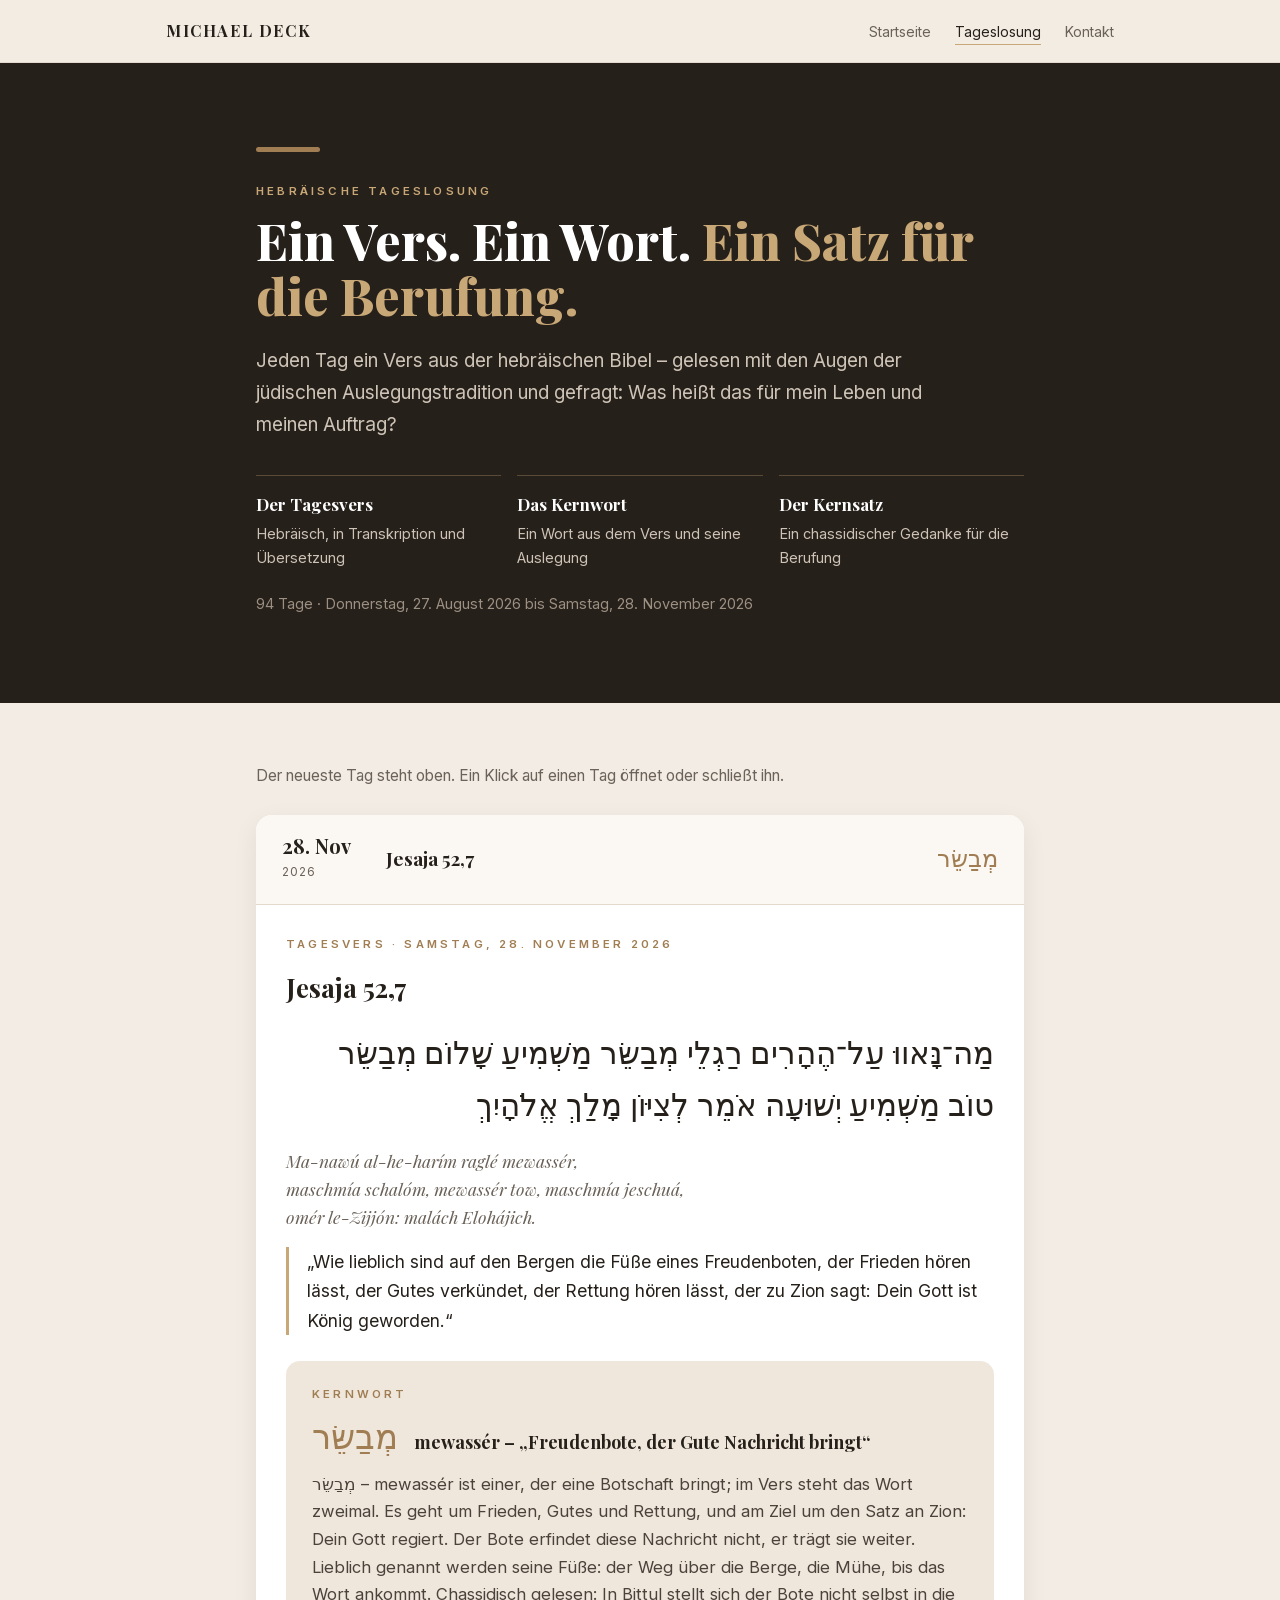
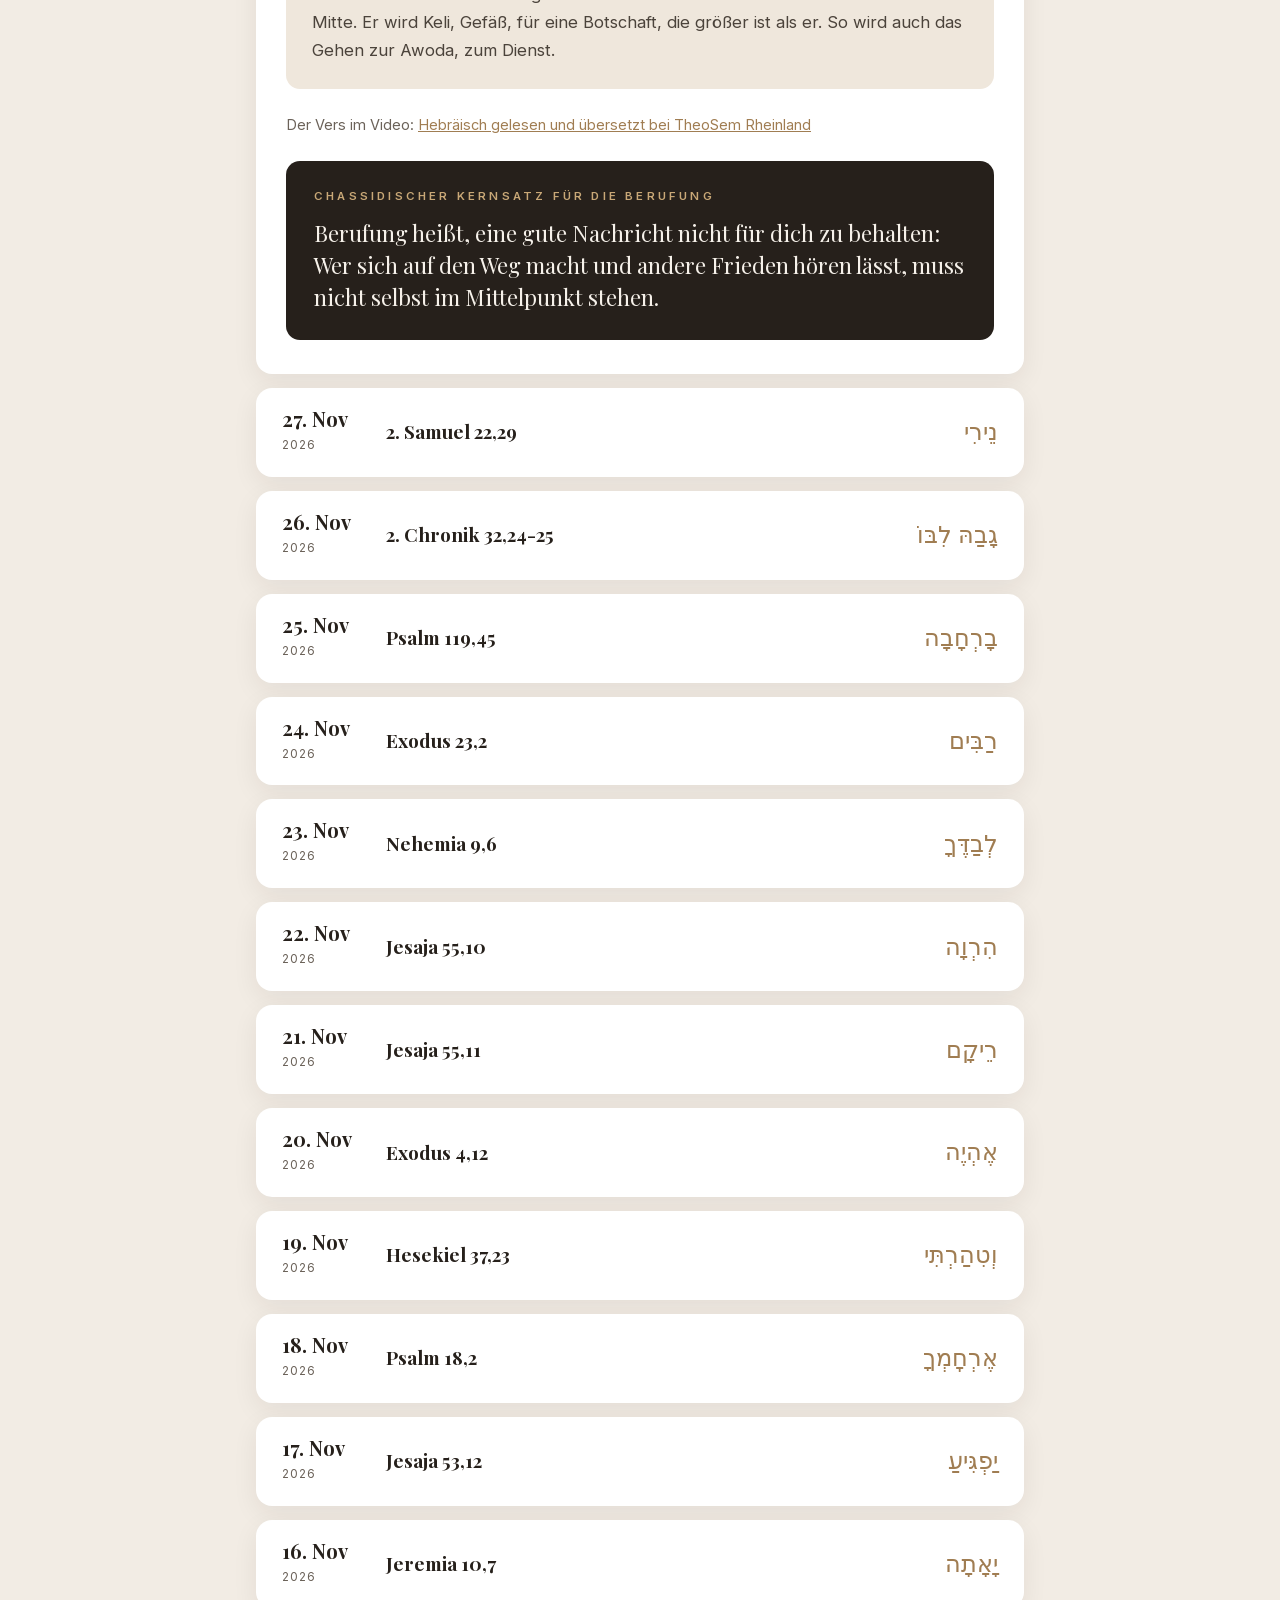
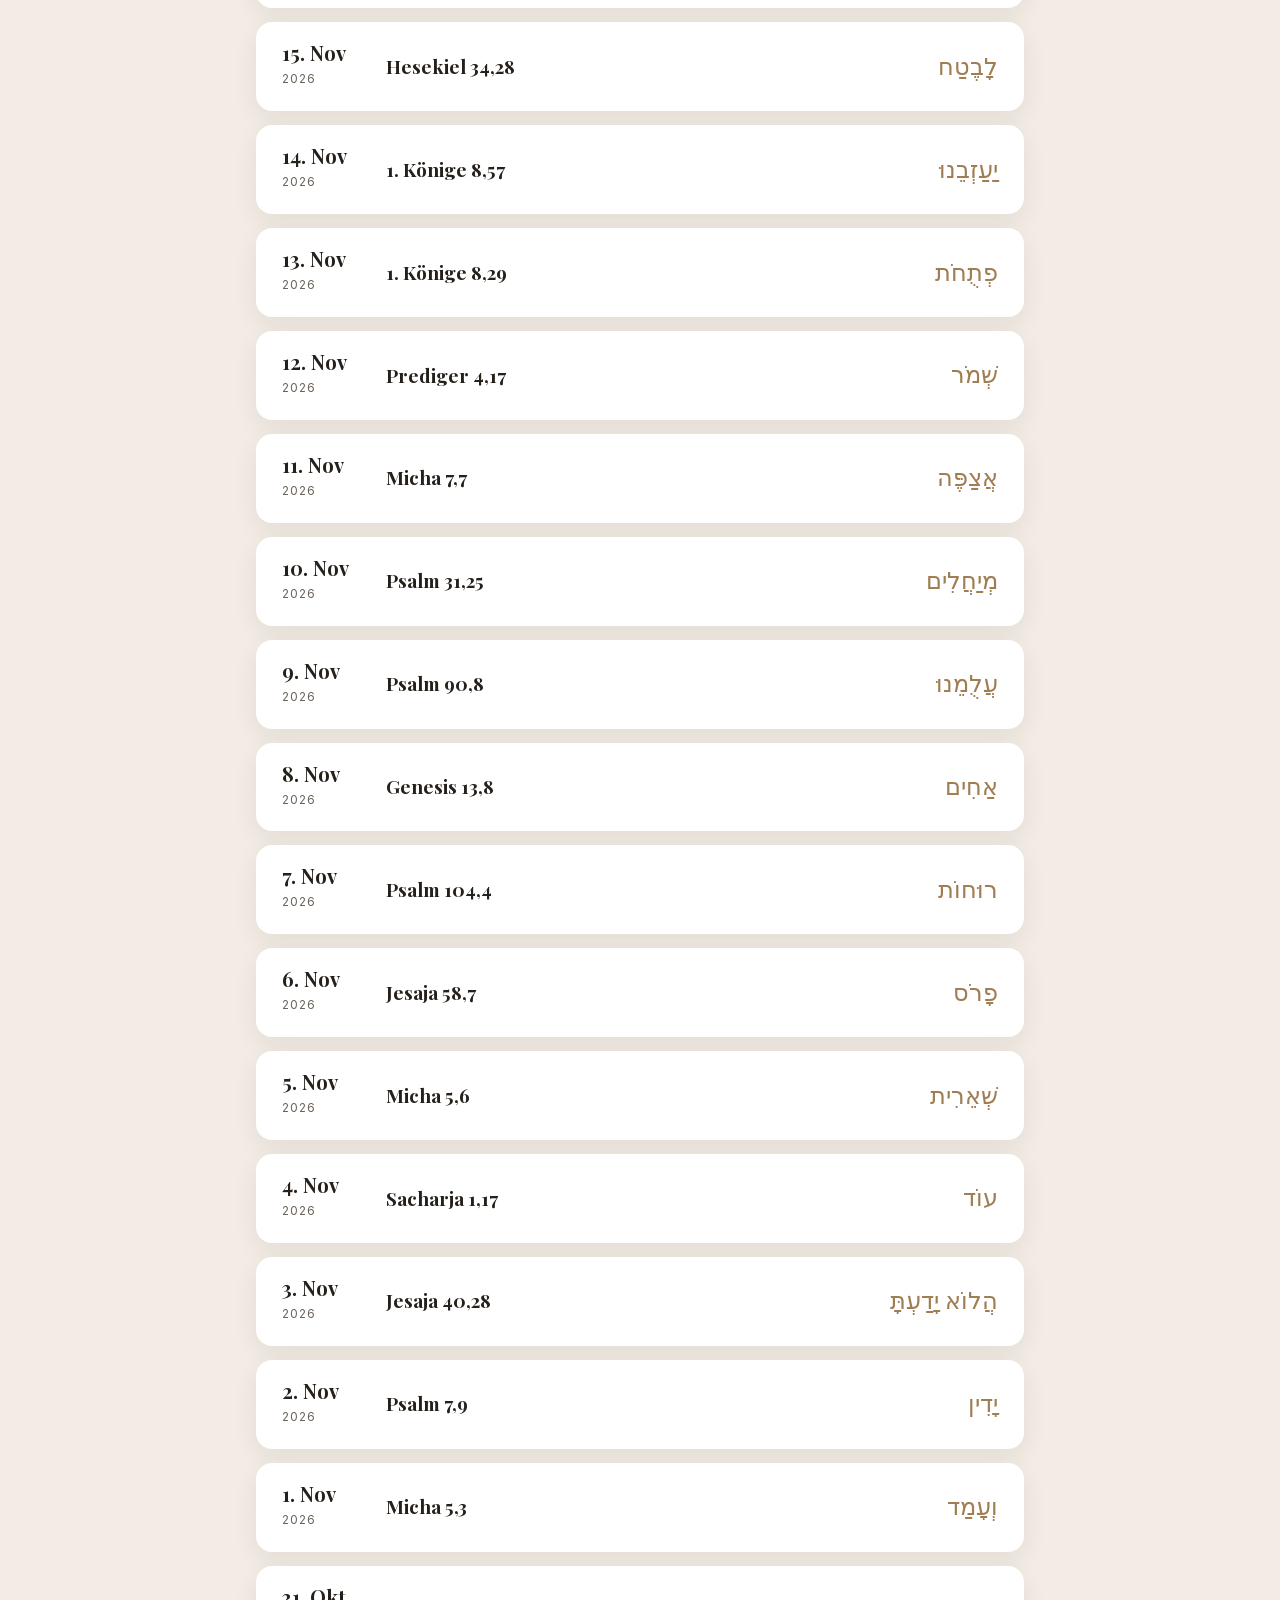
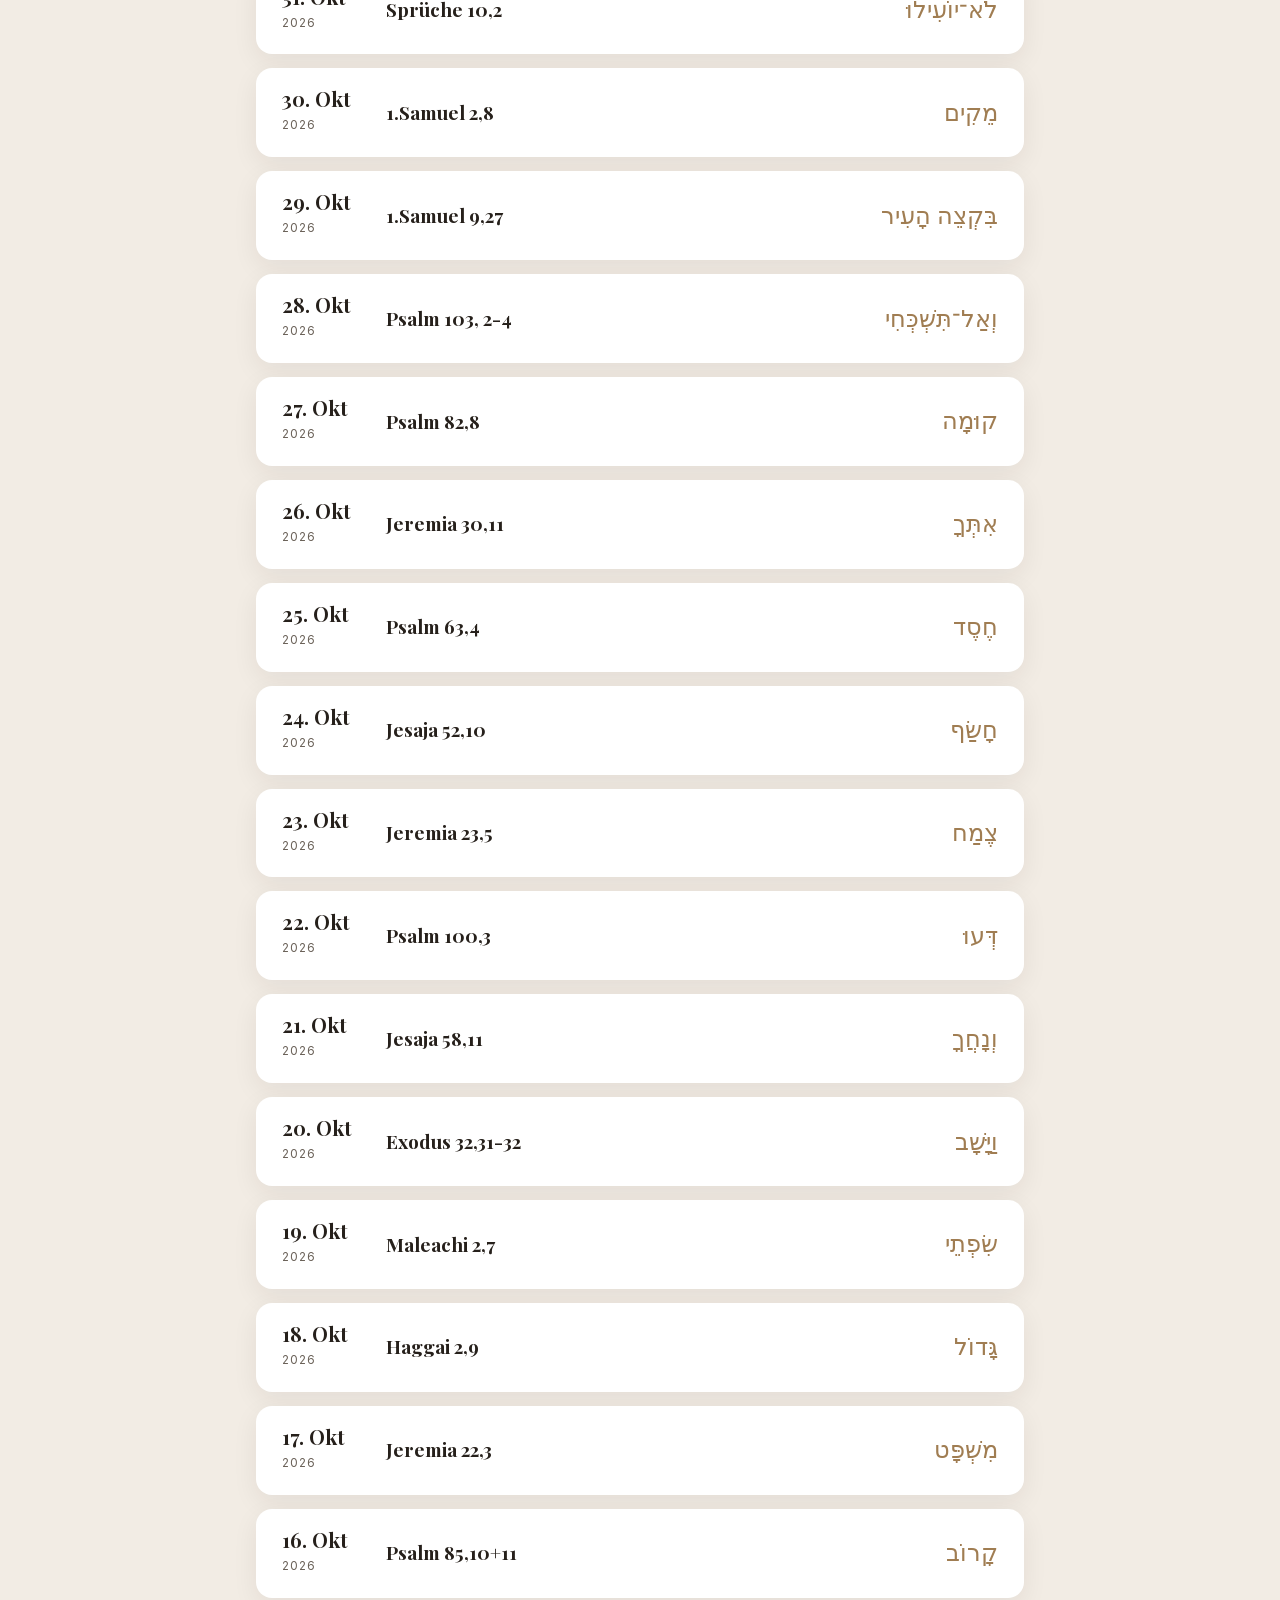
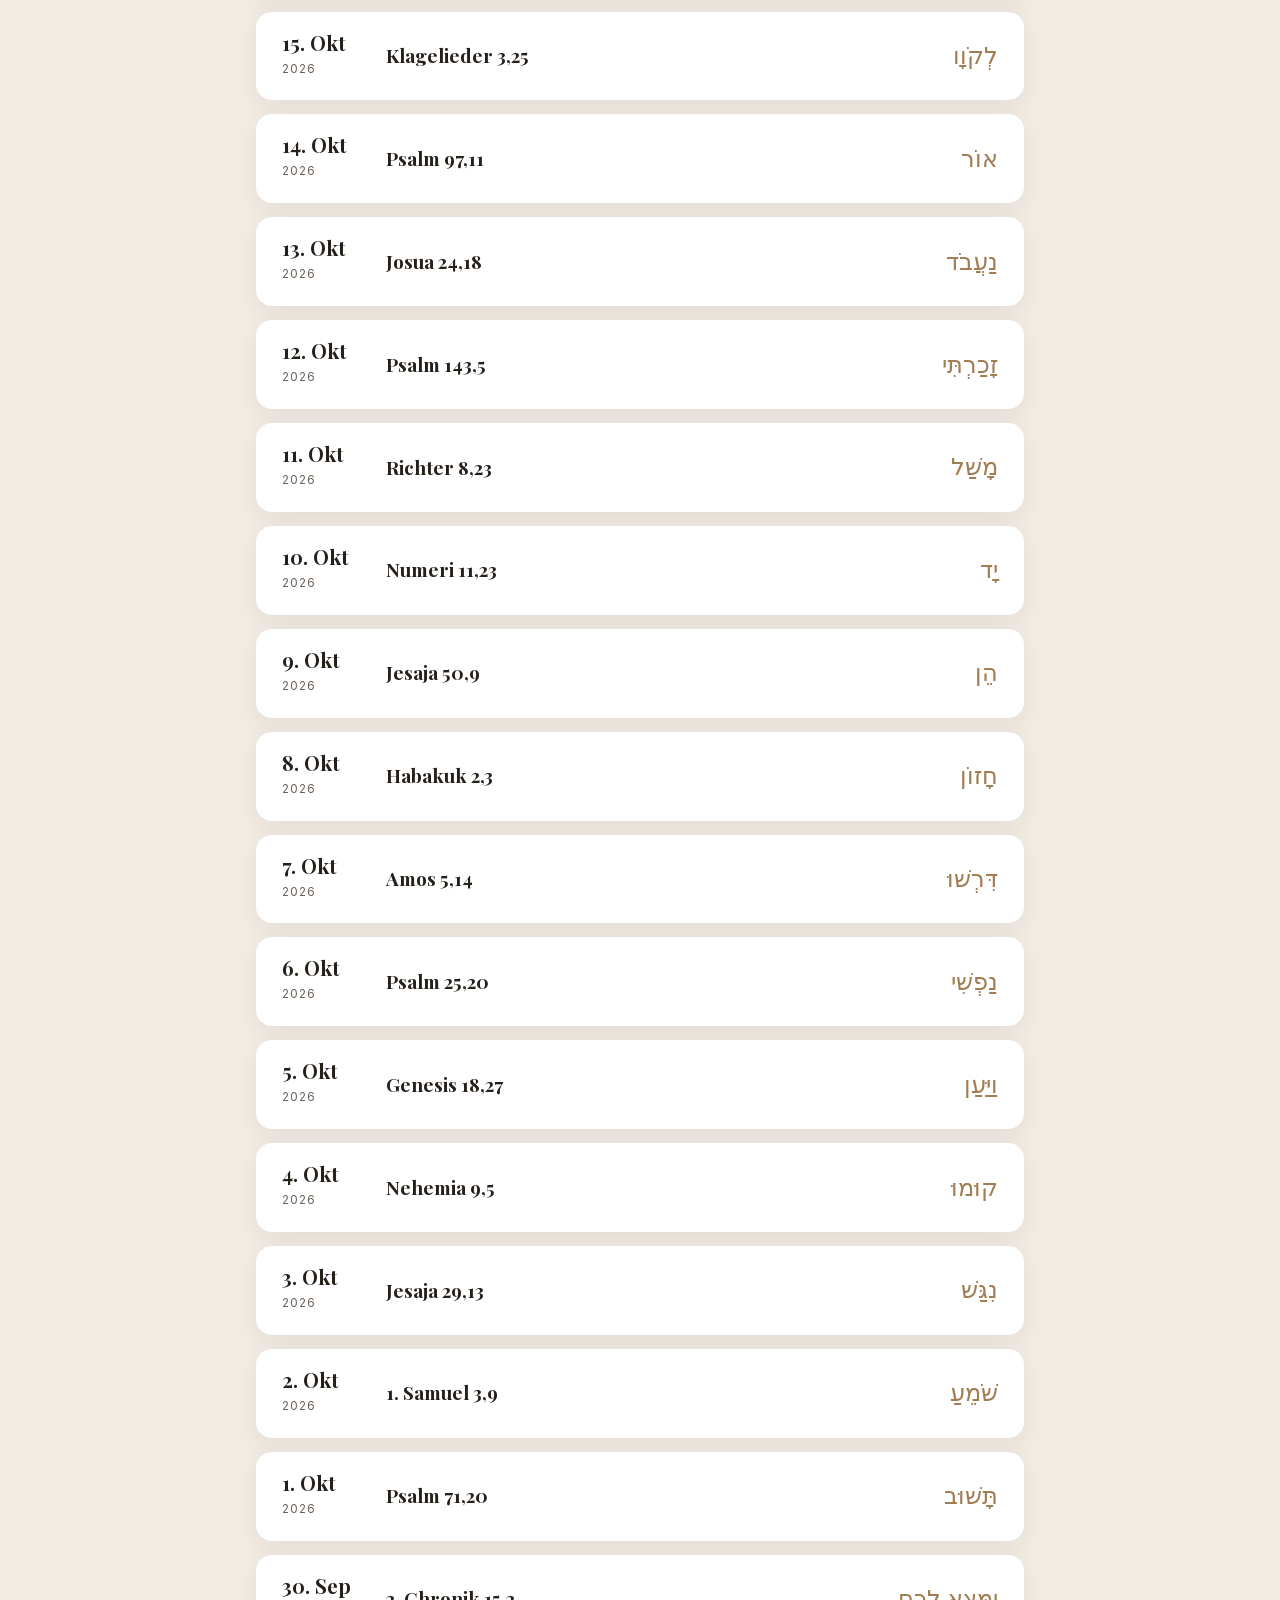
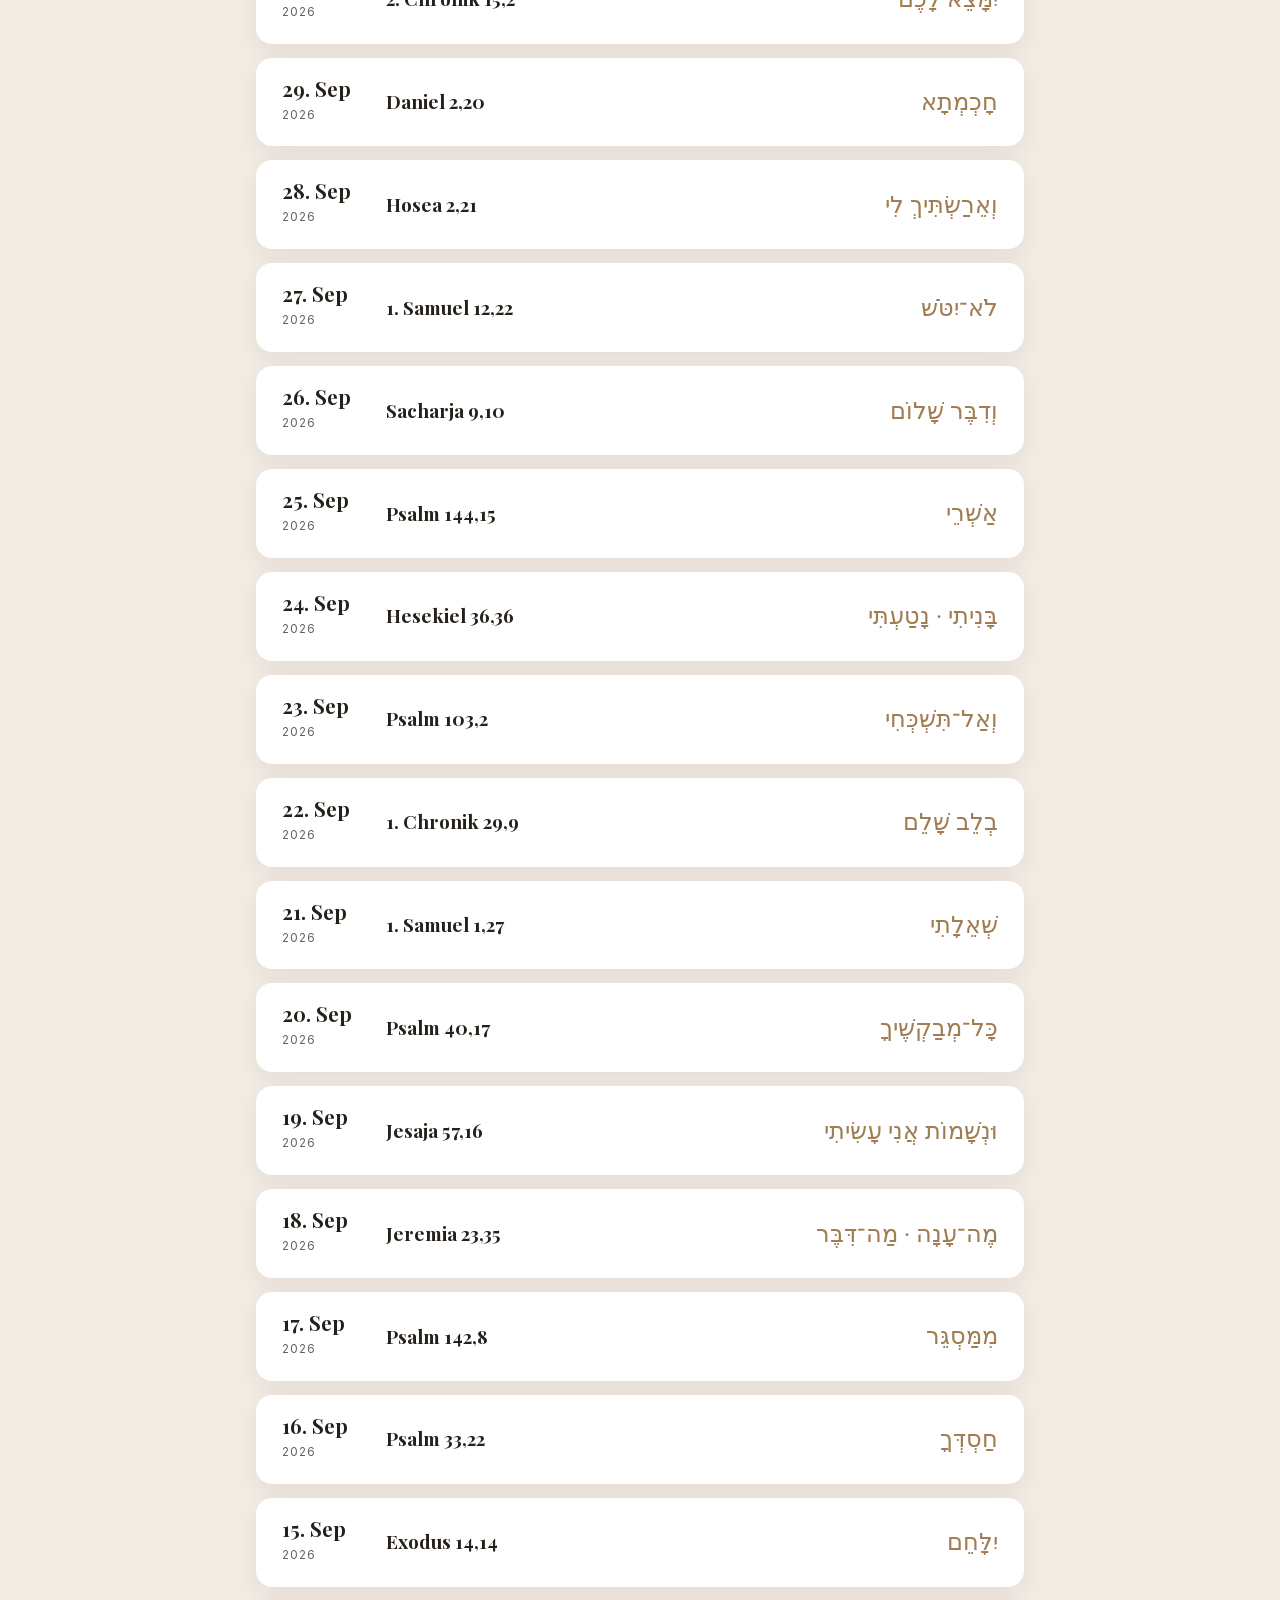
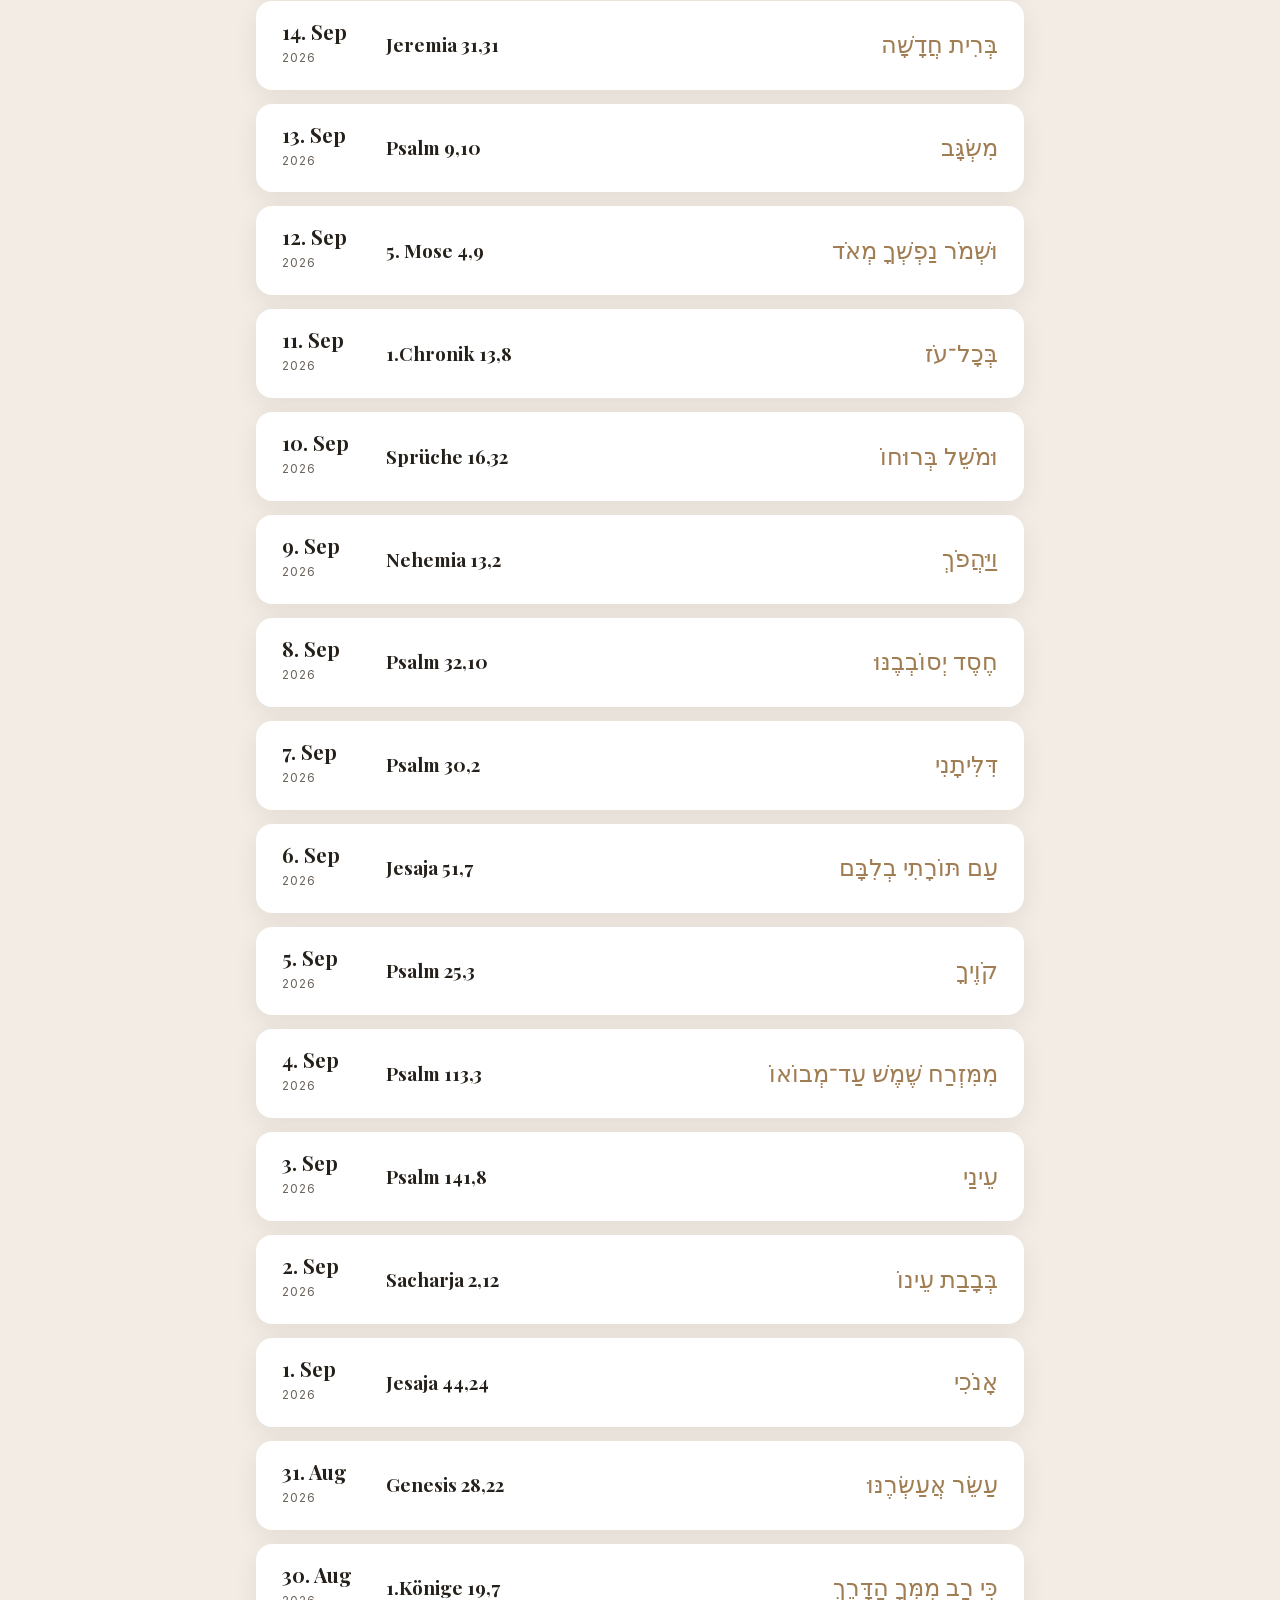
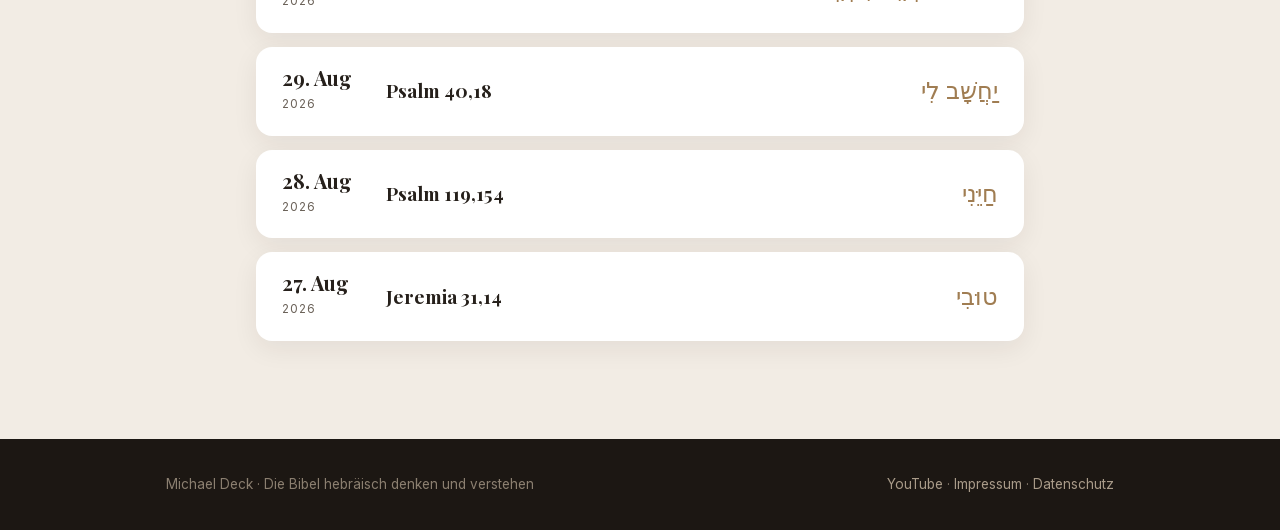
<file: tageslosung.html>
<!DOCTYPE html>
<html lang="de">
<head>
<meta charset="UTF-8">
<meta name="viewport" content="width=device-width,initial-scale=1">
<title>Hebräische Tageslosung – Michael Deck</title>
<meta name="description" content="Jeden Tag ein Vers aus der hebräischen Bibel: Transkription, ein Kernwort mit Auslegung und ein chassidischer Kernsatz für die Berufung.">
<meta name="theme-color" content="#F2ECE4">
<link rel="icon" href="symbol.svg" type="image/svg+xml">
<style>
@font-face{font-family:'Playfair Display';src:url('schriften/playfair.woff2') format('woff2');
  font-weight:400 800;font-style:normal;font-display:swap;}
@font-face{font-family:'Playfair Display';src:url('schriften/playfair-kursiv.woff2') format('woff2');
  font-weight:400 800;font-style:italic;font-display:swap;}
@font-face{font-family:'Inter';src:url('schriften/inter.woff2') format('woff2');
  font-weight:100 900;font-style:normal;font-display:swap;}
:root{--creme:#F2ECE4;--creme-2:#EFE7DC;--karte:#FFFFFF;--dunkel:#26201B;--akzent:#A07D52;
  --akzent-hell:#C9A877;--grau:#6B6259;--linie:#E3D9CC;
  --serif:'Playfair Display',Georgia,serif;
  --sans:'Inter',-apple-system,BlinkMacSystemFont,'Segoe UI',sans-serif;
  --hebr:'SBL Hebrew','Ezra SIL','Times New Roman','Arial Hebrew',serif;}
*{box-sizing:border-box;margin:0;padding:0;}
html{scroll-behavior:smooth;-webkit-text-size-adjust:100%;}
body{background:var(--creme);color:var(--dunkel);font-family:var(--sans);line-height:1.68;
  -webkit-font-smoothing:antialiased;}
.bahn{max-width:820px;margin:0 auto;padding:0 26px;}
nav{position:sticky;top:0;z-index:20;background:rgba(242,236,228,.93);
  backdrop-filter:saturate(180%) blur(12px);border-bottom:1px solid var(--linie);}
nav .bahn{display:flex;align-items:center;justify-content:space-between;gap:20px;height:62px;max-width:1000px;}
nav .name{font-family:var(--serif);font-weight:700;font-size:16px;letter-spacing:1.6px;
  white-space:nowrap;color:var(--dunkel);text-decoration:none;}
nav ul{list-style:none;display:flex;gap:24px;}
nav li a{color:var(--grau);text-decoration:none;font-size:14px;white-space:nowrap;padding:4px 0;
  border-bottom:1.5px solid transparent;}
nav li a:hover,nav li a.da{color:var(--dunkel);border-bottom-color:var(--akzent-hell);}
.marke{font-size:11.5px;font-weight:600;letter-spacing:3.2px;text-transform:uppercase;
  color:var(--akzent);margin-bottom:12px;}
header.hero{background:var(--dunkel);color:#EFE7DC;padding:84px 0 76px;}
header.hero .balken{width:64px;height:5px;background:var(--akzent);border-radius:3px;margin-bottom:30px;}
header.hero .marke{color:var(--akzent-hell);}
header.hero h1{font-family:var(--serif);font-weight:800;font-size:50px;line-height:1.1;color:#fff;
  margin-bottom:22px;}
header.hero h1 em{color:var(--akzent-hell);font-style:normal;}
header.hero p{font-size:19px;color:#CDC3B6;max-width:56ch;margin-bottom:10px;}
header.hero .stand{font-size:14.5px;color:#9C9082;margin-top:22px;}
.dreiklang{display:grid;grid-template-columns:repeat(3,1fr);gap:16px;margin:34px 0 0;}
.dreiklang div{border-top:1px solid #5A4A38;padding-top:14px;font-size:14.5px;color:#CDC3B6;}
.dreiklang b{display:block;font-family:var(--serif);color:#fff;font-size:17px;margin-bottom:3px;}
main{padding:60px 0 84px;}
.hinweis{font-size:15.5px;color:var(--grau);margin-bottom:26px;}
details.tag{background:var(--karte);border-radius:16px;margin-bottom:14px;
  box-shadow:0 8px 26px rgba(38,32,27,.07);overflow:hidden;}
details.tag summary{list-style:none;cursor:pointer;display:grid;
  grid-template-columns:86px 1fr auto;gap:18px;align-items:center;padding:20px 26px;}
details.tag summary::-webkit-details-marker{display:none;}
details.tag summary:hover{background:#FBF8F3;}
.dat b{display:block;font-family:var(--serif);font-size:20px;line-height:1.1;}
.dat i{font-style:normal;font-size:12px;color:var(--grau);letter-spacing:1px;}
.ref{font-family:var(--serif);font-weight:700;font-size:19px;}
.kw{font-family:var(--hebr);font-size:24px;color:var(--akzent);}
details.tag[open] summary{border-bottom:1px solid var(--linie);background:#FBF8F3;}
.koerper{padding:30px 30px 34px;}
.koerper h3{font-family:var(--serif);font-weight:700;font-size:26px;margin-bottom:18px;}
.hebr{font-family:var(--hebr);font-size:31px;line-height:1.7;margin-bottom:14px;color:var(--dunkel);}
.translit{font-style:italic;font-family:var(--serif);font-size:17.5px;color:var(--grau);
  margin-bottom:16px;line-height:1.6;}
.uebers{font-size:17.5px;margin-bottom:26px;padding-left:18px;border-left:3px solid var(--akzent-hell);}
.kernwort{background:var(--creme-2);border-radius:14px;padding:24px 26px;margin-bottom:24px;}
.kwzeile{display:flex;align-items:baseline;gap:16px;flex-wrap:wrap;margin-bottom:10px;}
.kwhe{font-family:var(--hebr);font-size:34px;color:var(--akzent);line-height:1.3;}
.kwtr{font-family:var(--serif);font-weight:700;font-size:18px;}
.ausl{font-size:16.5px;color:#4B433B;margin:0;}
.videolink{font-size:14.5px;color:var(--grau);margin:0 0 24px;}
.videolink a{color:var(--akzent);}
.kernsatz{background:var(--dunkel);border-radius:14px;padding:26px 28px;}
.kernsatz .marke{color:var(--akzent-hell);}
.kernsatz p{font-family:var(--serif);font-size:22px;line-height:1.45;color:#F6F1EA;}
footer{background:#1C1713;color:#8B7F70;padding:34px 0;font-size:13.5px;}
footer .bahn{display:flex;justify-content:space-between;flex-wrap:wrap;gap:14px;max-width:1000px;}
footer a{color:#A99B89;text-decoration:none;}
@media (max-width:760px){
  nav .bahn{padding:0 18px;} nav ul{gap:16px;} nav .name{font-size:13.5px;letter-spacing:1.2px;}
  header.hero{padding:62px 0 56px;} header.hero h1{font-size:36px;} header.hero p{font-size:17.5px;}
  .dreiklang{grid-template-columns:1fr;gap:10px;}
  details.tag summary{grid-template-columns:64px 1fr;padding:16px 18px;}
  .kw{display:none;}
  .koerper{padding:24px 20px 28px;} .hebr{font-size:26px;} .kernsatz p{font-size:19px;}
}
</style>
</head>
<body>
<nav>
  <div class="bahn">
    <a class="name" href="index.html">MICHAEL DECK</a>
    <ul>
      <li><a href="index.html">Startseite</a></li>
      <li><a href="tageslosung.html" class="da">Tageslosung</a></li>
      <li><a href="index.html#kontakt">Kontakt</a></li>
    </ul>
  </div>
</nav>

<header class="hero">
  <div class="bahn">
    <div class="balken"></div>
    <div class="marke">Hebräische Tageslosung</div>
    <h1>Ein Vers. Ein Wort. <em>Ein Satz für die Berufung.</em></h1>
    <p>Jeden Tag ein Vers aus der hebräischen Bibel – gelesen mit den Augen der jüdischen Auslegungstradition und gefragt: Was heißt das für mein Leben und meinen Auftrag?</p>
    <div class="dreiklang">
      <div><b>Der Tagesvers</b>Hebräisch, in Transkription und Übersetzung</div>
      <div><b>Das Kernwort</b>Ein Wort aus dem Vers und seine Auslegung</div>
      <div><b>Der Kernsatz</b>Ein chassidischer Gedanke für die Berufung</div>
    </div>
    <p class="stand">94 Tage · Donnerstag, 27. August 2026 bis Samstag, 28. November 2026</p>
  </div>
</header>

<main>
  <div class="bahn">
    <p class="hinweis">Der neueste Tag steht oben. Ein Klick auf einen Tag öffnet oder schließt ihn.</p>

<details class="tag" id="t2026-11-28" open>
  <summary>
    <span class="dat"><b>28. Nov</b><i>2026</i></span>
    <span class="ref">Jesaja 52,7</span>
    <span class="kw" lang="he" dir="rtl">מְבַשֵּׂר</span>
  </summary>
  <div class="koerper">
    <div class="marke">Tagesvers · Samstag, 28. November 2026</div>
    <h3>Jesaja 52,7</h3>
    <p class="hebr" lang="he" dir="rtl">מַה־נָּאווּ עַל־הֶהָרִים רַגְלֵי מְבַשֵּׂר מַשְׁמִיעַ שָׁלוֹם מְבַשֵּׂר טוֹב מַשְׁמִיעַ יְשׁוּעָה אֹמֵר לְצִיּוֹן מָלַךְ אֱלֹהָיִךְ</p>
    <p class="translit">Ma-nawú al-he-harím raglé mewassér,<br>maschmía schalóm, mewassér tow, maschmía jeschuá,<br>omér le-Zijjón: malách Elohájich.</p>
    <p class="uebers">„Wie lieblich sind auf den Bergen die Füße eines Freudenboten, der Frieden hören lässt, der Gutes verkündet, der Rettung hören lässt, der zu Zion sagt: Dein Gott ist König geworden.“</p>
    <div class="kernwort">
      <div class="marke">Kernwort</div>
      <div class="kwzeile"><span class="kwhe" lang="he" dir="rtl">מְבַשֵּׂר</span><span class="kwtr">mewassér – „Freudenbote, der Gute Nachricht bringt“</span></div>
      <p class="ausl">מְבַשֵּׂר – mewassér ist einer, der eine Botschaft bringt; im Vers steht das Wort zweimal. Es geht um Frieden, Gutes und Rettung, und am Ziel um den Satz an Zion: Dein Gott regiert. Der Bote erfindet diese Nachricht nicht, er trägt sie weiter. Lieblich genannt werden seine Füße: der Weg über die Berge, die Mühe, bis das Wort ankommt. Chassidisch gelesen: In Bittul stellt sich der Bote nicht selbst in die Mitte. Er wird Keli, Gefäß, für eine Botschaft, die größer ist als er. So wird auch das Gehen zur Awoda, zum Dienst.</p>
    </div>
    <p class="videolink">Der Vers im Video: <a href="https://www.youtube.com/watch?v=GaKaxLVy_-s" target="_blank" rel="noopener">Hebräisch gelesen und übersetzt bei TheoSem Rheinland</a></p>
    <div class="kernsatz">
      <div class="marke">Chassidischer Kernsatz für die Berufung</div>
      <p>Berufung heißt, eine gute Nachricht nicht für dich zu behalten: Wer sich auf den Weg macht und andere Frieden hören lässt, muss nicht selbst im Mittelpunkt stehen.</p>
    </div>
  </div>
</details>
<details class="tag" id="t2026-11-27">
  <summary>
    <span class="dat"><b>27. Nov</b><i>2026</i></span>
    <span class="ref">2. Samuel 22,29</span>
    <span class="kw" lang="he" dir="rtl">נֵירִי</span>
  </summary>
  <div class="koerper">
    <div class="marke">Tagesvers · Freitag, 27. November 2026</div>
    <h3>2. Samuel 22,29</h3>
    <p class="hebr" lang="he" dir="rtl">כִּי־אַתָּה נֵירִי יְהוָה וַיהֹוָה יַגִּיהַּ חׇשְׁכִּי</p>
    <p class="translit">Ki-attá nerí Adonái,<br>wa-Adonái jaggíah choschkí.</p>
    <p class="uebers">„Denn du bist meine Leuchte, Herr, und der Herr macht meine Finsternis hell.“</p>
    <div class="kernwort">
      <div class="marke">Kernwort</div>
      <div class="kwzeile"><span class="kwhe" lang="he" dir="rtl">נֵירִי</span><span class="kwtr">nerí – „meine Leuchte“</span></div>
      <p class="ausl">נֵירִי – nerí heißt „meine Leuchte“. Ner ist eine Lampe, ein Licht, das man im Dunkeln braucht. David sagt nicht nur, dass Gott ihm Licht gibt, sondern: Du selbst bist meine Leuchte. Dabei spricht er Gott zuerst mit „du“ an und bezeugt dann: Der Herr macht meine Finsternis hell. Er verschweigt sein Dunkel nicht. Das Ki am Anfang kann „denn“ heißen oder bekräftigend „ja“. Chassidisch gelesen: Wer in Bittul nicht aus sich selbst leuchten muss, kann Keli für das Or werden. In der Dewekut darf auch die eigene Finsternis vor Gott kommen.</p>
    </div>
    <p class="videolink">Der Vers im Video: <a href="https://www.youtube.com/watch?v=t3Amlbl1xc8" target="_blank" rel="noopener">Hebräisch gelesen und übersetzt bei TheoSem Rheinland</a></p>
    <div class="kernsatz">
      <div class="marke">Chassidischer Kernsatz für die Berufung</div>
      <p>Berufung verlangt nicht, dass du selbst alles durchschaust: Wer sein Dunkel ehrlich vor Gott bringt, darf ihn um Licht für den eigenen Weg bitten.</p>
    </div>
  </div>
</details>
<details class="tag" id="t2026-11-26">
  <summary>
    <span class="dat"><b>26. Nov</b><i>2026</i></span>
    <span class="ref">2. Chronik 32,24-25</span>
    <span class="kw" lang="he" dir="rtl">גָבַהּ לִבּוֹ</span>
  </summary>
  <div class="koerper">
    <div class="marke">Tagesvers · Donnerstag, 26. November 2026</div>
    <h3>2. Chronik 32,24-25</h3>
    <p class="hebr" lang="he" dir="rtl">בַּיָּמִים הָהֵם חָלָה יְחִזְקִיָּהוּ עַד־לָמוּת וַיִּתְפַּלֵּל אֶל־יְהוָה וַיֹּאמֶר לוֹ וּמוֹפֵת נָתַן לוֹ וְלֹא־כִגְמֻל עָלָיו הֵשִׁיב יְחִזְקִיָּהוּ כִּי גָבַהּ לִבּוֹ וַיְהִי עָלָיו קֶצֶף וְעַל־יְהוּדָה וִירוּשָׁלָ͏ִם</p>
    <p class="translit">Ba-jamím ha-hém chalá Jechiskijáhu ad-lamút, wa-jitpallél el-Adonái,<br>wa-jómer lo u-mofét natán lo.<br>We-lo-chigmúl aláw heschív Jechiskijáhu, ki gaváh libbó,<br>wa-jehí aláw kézef we-al-Jehudá wi-Ruschaláim.</p>
    <p class="uebers">„In jenen Tagen wurde Jechiskija krank bis zum Sterben, und er betete zum Herrn; und er sprach zu ihm und gab ihm ein Wunderzeichen. Aber nicht gemäß dem, was ihm erwiesen worden war, gab Jechiskija zurück, denn sein Herz war hoch geworden; und Zorn kam über ihn und über Juda und Jerusalem.“</p>
    <div class="kernwort">
      <div class="marke">Kernwort</div>
      <div class="kwzeile"><span class="kwhe" lang="he" dir="rtl">גָבַהּ לִבּוֹ</span><span class="kwtr">gaváh libbó – „sein Herz wurde hoch“</span></div>
      <p class="ausl">גָבַהּ לִבּוֹ – gaváh libbó heißt wörtlich: „sein Herz wurde hoch“. Die Wurzel gaváh meint „hoch sein“ und kann auch Hochmut bezeichnen. Kurz zuvor betet Jechiskija todkrank, und Gott antwortet ihm. Doch nach der Rettung gibt er nicht dem entsprechend zurück, was ihm erwiesen wurde. In der Not wandte er sich an Gott, danach erhebt sich sein Herz. Chassidisch gelesen: Ein hohes Herz ist so mit sich selbst gefüllt, dass es kaum noch Keli, Gefäß, sein kann. Bittul macht wieder Raum für Dank. Wenig später erzählt der Text, dass Jechiskija sich demütigte. Teschuwa bleibt möglich.</p>
    </div>
    <p class="videolink">Der Vers im Video: <a href="https://www.youtube.com/watch?v=XEh6SbaH9PA" target="_blank" rel="noopener">Hebräisch gelesen und übersetzt bei TheoSem Rheinland</a></p>
    <div class="kernsatz">
      <div class="marke">Chassidischer Kernsatz für die Berufung</div>
      <p>Berufung bewährt sich auch nach der Rettung: Wer nicht vergisst, was ihm geschenkt wurde, hält sein Herz demütig und antwortet mit gelebtem Dank.</p>
    </div>
  </div>
</details>
<details class="tag" id="t2026-11-25">
  <summary>
    <span class="dat"><b>25. Nov</b><i>2026</i></span>
    <span class="ref">Psalm 119,45</span>
    <span class="kw" lang="he" dir="rtl">בָרְחָבָה</span>
  </summary>
  <div class="koerper">
    <div class="marke">Tagesvers · Mittwoch, 25. November 2026</div>
    <h3>Psalm 119,45</h3>
    <p class="hebr" lang="he" dir="rtl">וְאֶתְהַלְּכָה בָרְחָבָה כִּי פִקֻּדֶיךָ דָרָשְׁתִּי</p>
    <p class="translit">We-et’hallechá wa-rechawá,<br>ki fikkudécha daráschti.</p>
    <p class="uebers">„Und ich will wandeln im Weiten, denn deine Anordnungen habe ich gesucht.“</p>
    <div class="kernwort">
      <div class="marke">Kernwort</div>
      <div class="kwzeile"><span class="kwhe" lang="he" dir="rtl">בָרְחָבָה</span><span class="kwtr">wa-rechawá – „im Weiten“</span></div>
      <p class="ausl">בָרְחָבָה – wa-rechawá kommt von der Wurzel rachaw: „weit, breit sein“. Gemeint ist ein weiter Raum, in dem nichts einengt. Überraschend ist die Begründung: Weit wird es dem Beter nicht ohne Gottes Anordnungen, sondern weil er sie gesucht hat. Darásch meint mehr als nachschlagen: fragen, forschen, sich innig bemühen. Und et’hallechá heißt: ich will darin umhergehen, so leben. Chassidisch gelesen: Eng macht oft das eigene Ich, das um sich selbst kreist. Wer in der Awoda Gottes Willen sucht, wird zum Keli für seine Weite. Die Weisung ist kein Zaun gegen das Leben, sondern ein Weg ins Freie.</p>
    </div>
    <p class="videolink">Der Vers im Video: <a href="https://www.youtube.com/watch?v=IxLnQRZmlw0" target="_blank" rel="noopener">Hebräisch gelesen und übersetzt bei TheoSem Rheinland</a></p>
    <div class="kernsatz">
      <div class="marke">Chassidischer Kernsatz für die Berufung</div>
      <p>Berufung führt ins Weite: Wer nach Gottes Willen fragt, statt nur um sich selbst zu kreisen, findet Raum, in dem er frei gehen kann.</p>
    </div>
  </div>
</details>
<details class="tag" id="t2026-11-24">
  <summary>
    <span class="dat"><b>24. Nov</b><i>2026</i></span>
    <span class="ref">Exodus 23,2</span>
    <span class="kw" lang="he" dir="rtl">רַבִּים</span>
  </summary>
  <div class="koerper">
    <div class="marke">Tagesvers · Dienstag, 24. November 2026</div>
    <h3>Exodus 23,2</h3>
    <p class="hebr" lang="he" dir="rtl">לֹא־תִהְיֶה אַחֲרֵי־רַבִּים לְרָעֹת וְלֹא־תַעֲנֶה עַל־רִב לִנְטֹת אַחֲרֵי רַבִּים לְהַטֹּת</p>
    <p class="translit">Lo-tihjé acharé-rabbím le-raót,<br>we-lo-ta‘ané al-riw lintót acharé rabbím lehatót.</p>
    <p class="uebers">„Du sollst nicht hinter vielen her sein zum Bösen, und du sollst bei einem Rechtsstreit nicht antworten, dich neigend hinter vielen her, um zu beugen.“</p>
    <div class="kernwort">
      <div class="marke">Kernwort</div>
      <div class="kwzeile"><span class="kwhe" lang="he" dir="rtl">רַבִּים</span><span class="kwtr">rabbím – „viele“</span></div>
      <p class="ausl">רַבִּים – rabbím heißt „viele“, „zahlreich“. Der Vers sagt es zweimal: nicht hinter den vielen her, nicht der Mehrheit nachneigen, wenn es um Recht und Unrecht geht. Das Wort „viele“ ist an sich nicht böse. Gefährlich wird es, wenn die Menge zum Maßstab wird und Recht sich nach ihr biegt. Chassidisch gelesen: Bittul heißt, das eigene Ich vor Gott klein zu machen, nicht vor der Menge. Wer innerlich bei Gott verankert ist (Dewekut), kann auch allein stehen und bleibt doch nicht allein. Die Wahrheit zählt keine Stimmen.</p>
    </div>
    <p class="videolink">Der Vers im Video: <a href="https://www.youtube.com/watch?v=0HWzBXZLyS4" target="_blank" rel="noopener">Hebräisch gelesen und übersetzt bei TheoSem Rheinland</a></p>
    <div class="kernsatz">
      <div class="marke">Chassidischer Kernsatz für die Berufung</div>
      <p>Berufung heißt, dem zu folgen, was recht ist, auch wenn viele anders gehen; wer bei Gott verankert ist, braucht den Beifall der Menge nicht.</p>
    </div>
  </div>
</details>
<details class="tag" id="t2026-11-23">
  <summary>
    <span class="dat"><b>23. Nov</b><i>2026</i></span>
    <span class="ref">Nehemia 9,6</span>
    <span class="kw" lang="he" dir="rtl">לְבַדֶּךָ</span>
  </summary>
  <div class="koerper">
    <div class="marke">Tagesvers · Montag, 23. November 2026</div>
    <h3>Nehemia 9,6</h3>
    <p class="hebr" lang="he" dir="rtl">אַתָּה־הוּא יְהוָה לְבַדֶּךָ (את) [אַתָּה] עָשִׂיתָ אֶת־הַשָּׁמַיִם שְׁמֵי הַשָּׁמַיִם וְכׇל־צְבָאָם הָאָרֶץ וְכׇל־אֲשֶׁר עָלֶיהָ הַיַּמִּים וְכׇל־אֲשֶׁר בָּהֶם וְאַתָּה מְחַיֶּה אֶת־כֻּלָּם וּצְבָא הַשָּׁמַיִם לְךָ מִשְׁתַּחֲוִים</p>
    <p class="translit">Atá-hu Adonái lewadécha, atá asíta et-ha-schamájim,<br>schemé ha-schamájim we-chol-zewaám, ha-áretz we-chol-ascher aléha,<br>ha-jammím we-chol-ascher bahém, we-atá mechajé et-kulám,<br>u-zewá ha-schamájim lecha mischtachawím.</p>
    <p class="uebers">„Du bist es, Herr, du allein. Du hast den Himmel gemacht, den Himmel der Himmel und all ihr Heer, die Erde und alles, was auf ihr ist, die Meere und alles, was in ihnen ist. Und du hältst sie alle am Leben, und das Heer des Himmels wirft sich vor dir nieder.“</p>
    <div class="kernwort">
      <div class="marke">Kernwort</div>
      <div class="kwzeile"><span class="kwhe" lang="he" dir="rtl">לְבַדֶּךָ</span><span class="kwtr">lewadécha – „du allein“</span></div>
      <p class="ausl">לְבַדֶּךָ – lewadécha kommt von bad: „Teil“, „für sich“, „abgesondert“. Le-wadécha heißt also: für dich allein, du für dich. Im Gebet der Leviten steht es gleich am Anfang, noch bevor von Himmel, Erde und Meeren die Rede ist. Alles Große, das folgt, hängt an diesem einen Wort: Er allein ist der Ursprung. Chassidisch gelesen: Bittul heißt, das eigene „Ich allein“ loszulassen, damit das „Du allein“ Raum bekommt. Wer so lebt, trägt nicht alles selbst. Er darf Gefäß (Keli) sein, durch das Gottes Licht (Or) in die Welt fließt.</p>
    </div>
    <p class="videolink">Der Vers im Video: <a href="https://www.youtube.com/watch?v=W0Vz311dqG4" target="_blank" rel="noopener">Hebräisch gelesen und übersetzt bei TheoSem Rheinland</a></p>
    <div class="kernsatz">
      <div class="marke">Chassidischer Kernsatz für die Berufung</div>
      <p>Berufung heißt, dem „Du allein“ den ersten Platz zu geben; wer nicht alles selbst tragen muss, wird frei, das Seine getreu zu tun.</p>
    </div>
  </div>
</details>
<details class="tag" id="t2026-11-22">
  <summary>
    <span class="dat"><b>22. Nov</b><i>2026</i></span>
    <span class="ref">Jesaja 55,10</span>
    <span class="kw" lang="he" dir="rtl">הִרְוָה</span>
  </summary>
  <div class="koerper">
    <div class="marke">Tagesvers · Sonntag, 22. November 2026</div>
    <h3>Jesaja 55,10</h3>
    <p class="hebr" lang="he" dir="rtl">כִּי כַּאֲשֶׁר יֵרֵד הַגֶּשֶׁם וְהַשֶּׁלֶג מִן־הַשָּׁמַיִם וְשָׁמָּה לֹא יָשׁוּב כִּי אִם־הִרְוָה אֶת־הָאָרֶץ וְהוֹלִידָהּ וְהִצְמִיחָהּ וְנָתַן זֶרַע לַזֹּרֵעַ וְלֶחֶם לָאֹכֵל</p>
    <p class="translit">Kí ka-ascher jéred ha-géschem we-ha-scháleg min-ha-schamájim,<br>we-schámma lo jaschúw kí im-hirwá et-ha-áretz,<br>we-holidáh we-hizmichá, we-natán zéra la-zorég we-léchem la-ochél.</p>
    <p class="uebers">„Denn so wie der Regen herabkommt und der Schnee vom Himmel, und dorthin nicht zurückkehrt, sondern die Erde tränkt, und sie befruchtet und sie sprossen lässt, und Samen gibt dem Säenden und Brot dem Essenden.“</p>
    <div class="kernwort">
      <div class="marke">Kernwort</div>
      <div class="kwzeile"><span class="kwhe" lang="he" dir="rtl">הִרְוָה</span><span class="kwtr">hirwá – „er tränkt“</span></div>
      <p class="ausl">הִרְוָה – hirwá kommt von der Wurzel rawá: „satt trinken“, „durchtränkt sein“. In dieser Form heißt es: tränken, bis nichts mehr dürstet. Regen und Schnee fallen nicht nur auf die Erde, sie dringen ein und machen sie fruchtbar. Erst dann folgt alles Weitere: Befruchten, Sprossen, Samen, Brot. Am Anfang steht das Tränken. Chassidisch gelesen: Die Erde wird zum Gefäß (Keli), das empfängt. Bittul heißt, sich durchtränken zu lassen, statt gleich Frucht zu verlangen. Was von Gott kommt, bleibt nicht oben, es wird in dir zu Leben.</p>
    </div>
    <p class="videolink">Der Vers im Video: <a href="https://www.youtube.com/watch?v=xpVZ_xJNKo0" target="_blank" rel="noopener">Hebräisch gelesen und übersetzt bei TheoSem Rheinland</a></p>
    <div class="kernsatz">
      <div class="marke">Chassidischer Kernsatz für die Berufung</div>
      <p>Berufung heißt, sich zuerst tränken zu lassen, bevor du Frucht bringst; wer empfängt, was vom Himmel fällt, wird zum Brot für andere.</p>
    </div>
  </div>
</details>
<details class="tag" id="t2026-11-21">
  <summary>
    <span class="dat"><b>21. Nov</b><i>2026</i></span>
    <span class="ref">Jesaja 55,11</span>
    <span class="kw" lang="he" dir="rtl">רֵיקָם</span>
  </summary>
  <div class="koerper">
    <div class="marke">Tagesvers · Samstag, 21. November 2026</div>
    <h3>Jesaja 55,11</h3>
    <p class="hebr" lang="he" dir="rtl">כֵּן יִהְיֶה דְבָרִי אֲשֶׁר יֵצֵא מִפִּי לֹא־יָשׁוּב אֵלַי רֵיקָם כִּי אִם־עָשָׂה אֶת־אֲשֶׁר חָפַצְתִּי וְהִצְלִיחַ אֲשֶׁר שְׁלַחְתִּיו</p>
    <p class="translit">Kén jihjé dewarí ascher jezé mi-pí,<br>lo-jaschúw elái rekám,<br>kí im-asá et-ascher chafáztí, we-hizlíach ascher schelachtív.</p>
    <p class="uebers">„So wird mein Wort sein, das aus meinem Mund hervorgeht: Es kehrt nicht leer zu mir zurück, sondern es hat getan, woran ich Gefallen hatte, und hat gelingen lassen, wozu ich es gesandt habe.“</p>
    <div class="kernwort">
      <div class="marke">Kernwort</div>
      <div class="kwzeile"><span class="kwhe" lang="he" dir="rtl">רֵיקָם</span><span class="kwtr">rekám – „leer“</span></div>
      <p class="ausl">רֵיקָם – rekám heißt „leer“, „mit leeren Händen“. Gottes Wort geht aus seinem Mund hinaus wie ein Bote und kommt nie mit leeren Händen zurück. Es kehrt erst heim, wenn es getan hat, wozu es gesandt war. Das Wort ist also kein Klang, der verhallt, sondern ein Auftrag, der sich erfüllt. Chassidisch gelesen: Wer sich dem Wort öffnet, wird zum Gefäß (Keli), in dem es wirken kann. Bittul heißt, nicht selbst das Ergebnis zu erzwingen, sondern dem Wort Raum zu geben. Dann wird auch ein stilles Leben zum Ort, an dem Gottes Absicht gelingt.</p>
    </div>
    <p class="videolink">Der Vers im Video: <a href="https://www.youtube.com/watch?v=k1EEKZ94Wuk" target="_blank" rel="noopener">Hebräisch gelesen und übersetzt bei TheoSem Rheinland</a></p>
    <div class="kernsatz">
      <div class="marke">Chassidischer Kernsatz für die Berufung</div>
      <p>Berufung heißt, dem Wort Raum zu geben, das nicht leer zurückkehrt; wer sich senden lässt, muss das Gelingen nicht selbst erzwingen.</p>
    </div>
  </div>
</details>
<details class="tag" id="t2026-11-20">
  <summary>
    <span class="dat"><b>20. Nov</b><i>2026</i></span>
    <span class="ref">Exodus 4,12</span>
    <span class="kw" lang="he" dir="rtl">אֶהְיֶה</span>
  </summary>
  <div class="koerper">
    <div class="marke">Tagesvers · Freitag, 20. November 2026</div>
    <h3>Exodus 4,12</h3>
    <p class="hebr" lang="he" dir="rtl">וְעַתָּה לֵךְ וְאָנֹכִי אֶהְיֶה עִם־פִּיךָ וְהוֹרֵיתִיךָ אֲשֶׁר תְּדַבֵּר</p>
    <p class="translit">We-attá lech, we-anóchi ehjé im-pícha, we-horetícha ascher tedabér.</p>
    <p class="uebers">„Und jetzt geh, und ich, ich werde mit deinem Mund sein, und ich werde dich unterweisen, was du reden sollst.“</p>
    <div class="kernwort">
      <div class="marke">Kernwort</div>
      <div class="kwzeile"><span class="kwhe" lang="he" dir="rtl">אֶהְיֶה</span><span class="kwtr">ehjé – „ich werde sein“</span></div>
      <p class="ausl">אֶהְיֶה – ehjé kommt von der Wurzel hajá: „sein“, „werden“. Es ist dasselbe Wort, mit dem sich Gott am Dornbusch vorgestellt hat: „Ich werde sein.“ Hier wird daraus ein Versprechen für Moses Mund. Gott nimmt ihm nicht den Auftrag, er nimmt ihm die Last, ihn allein tragen zu müssen. Er sagt nicht: Du kannst es schon. Er sagt: Ich werde da sein. Chassidisch gelesen: Bittul heißt, die eigene Unzulänglichkeit nicht als Ausrede, sondern als Raum zu verstehen. Wo ich leer werde, kann Er sprechen.</p>
    </div>
    <p class="videolink">Der Vers im Video: <a href="https://www.youtube.com/watch?v=jSpTFcoXW_w" target="_blank" rel="noopener">Hebräisch gelesen und übersetzt bei TheoSem Rheinland</a></p>
    <div class="kernsatz">
      <div class="marke">Chassidischer Kernsatz für die Berufung</div>
      <p>Berufung heißt, loszugehen, bevor du dich fähig fühlst; wer sich auf das „Ich werde sein“ Gottes verlässt, muss nicht allein aus eigener Kraft reden.</p>
    </div>
  </div>
</details>
<details class="tag" id="t2026-11-19">
  <summary>
    <span class="dat"><b>19. Nov</b><i>2026</i></span>
    <span class="ref">Hesekiel 37,23</span>
    <span class="kw" lang="he" dir="rtl">וְטִהַרְתִּי</span>
  </summary>
  <div class="koerper">
    <div class="marke">Tagesvers · Donnerstag, 19. November 2026</div>
    <h3>Hesekiel 37,23</h3>
    <p class="hebr" lang="he" dir="rtl">וְלֹא יִטַּמְּאוּ עוֹד בְּגִלּוּלֵיהֶם וּבְשִׁקּוּצֵיהֶם וּבְכֹל פִּשְׁעֵיהֶם וְהוֹשַׁעְתִּי אֹתָם מִכֹּל מוֹשְׁבֹתֵיהֶם אֲשֶׁר חָטְאוּ בָהֶם וְטִהַרְתִּי אוֹתָם וְהָיוּ־לִי לְעָם וַאֲנִי אֶהְיֶה לָהֶם לֵאלֹהִים</p>
    <p class="translit">We-lo jittamme’ú od be-gilluléhem u-ve-schikkuzéhem u-ve-chol pisch‘ehém,<br>we-hoschaʿtí otám mi-kol moschewotehém ascher chatú wahém,<br>we-tihartí otám, we-hájú-li le-ám wa-aní ehjé lahém le-lohím.</p>
    <p class="uebers">„Und sie werden sich nicht mehr verunreinigen mit ihren Götzen und mit ihren Scheusalen und mit all ihren Vergehen, und ich werde sie retten aus all ihren Wohnorten, in denen sie gesündigt haben, und ich werde sie reinigen, und sie werden mir zum Volk sein, und ich, ich werde ihnen zum Gott sein.“</p>
    <div class="kernwort">
      <div class="marke">Kernwort</div>
      <div class="kwzeile"><span class="kwhe" lang="he" dir="rtl">וְטִהַרְתִּי</span><span class="kwtr">we-tihartí – „und ich werde reinigen“</span></div>
      <p class="ausl">וְטִהַרְתִּי – we-tihartí kommt von der Wurzel tahár: „rein sein“, „rein machen“. Auffällig ist, wer hier handelt: Gott sagt „ich“. Der Mensch hat sich verunreinigt, doch die Reinigung bleibt nicht seine Last. Sie geschieht, damit Nähe möglich wird: „Sie werden mir zum Volk sein, und ich werde ihnen zum Gott sein.“ Chassidisch gelesen: Teschuwa beginnt nicht mit Selbstanklage, sondern mit dem Mut, sich reinigen zu lassen. Bittul heißt, das Gefäß (Keli) hinzuhalten, damit das Licht (Or) hineinfließen kann.</p>
    </div>
    <p class="videolink">Der Vers im Video: <a href="https://www.youtube.com/watch?v=UTCIX-W4SdY" target="_blank" rel="noopener">Hebräisch gelesen und übersetzt bei TheoSem Rheinland</a></p>
    <div class="kernsatz">
      <div class="marke">Chassidischer Kernsatz für die Berufung</div>
      <p>Berufung heißt, sich reinigen zu lassen, statt sich zu verurteilen; wer sein Gefäß hinhält, wird zu dem, dem Gott sein Gott sein will.</p>
    </div>
  </div>
</details>
<details class="tag" id="t2026-11-18">
  <summary>
    <span class="dat"><b>18. Nov</b><i>2026</i></span>
    <span class="ref">Psalm 18,2</span>
    <span class="kw" lang="he" dir="rtl">אֶרְחׇמְךָ</span>
  </summary>
  <div class="koerper">
    <div class="marke">Tagesvers · Mittwoch, 18. November 2026</div>
    <h3>Psalm 18,2</h3>
    <p class="hebr" lang="he" dir="rtl">וַיֹּאמַר אֶרְחׇמְךָ יְהוָה חִזְקִי</p>
    <p class="translit">Wa-jomár erchamchá Adonái chizkí.</p>
    <p class="uebers">„Und er sprach: Ich liebe dich innig, Herr, meine Stärke.“</p>
    <div class="kernwort">
      <div class="marke">Kernwort</div>
      <div class="kwzeile"><span class="kwhe" lang="he" dir="rtl">אֶרְחׇמְךָ</span><span class="kwtr">erchamchá – „ich liebe dich innig“</span></div>
      <p class="ausl">אֶרְחׇמְךָ – erchamchá kommt von der Wurzel rachám, verwandt mit réchem, dem „Mutterleib“. Es ist ein Wort aus dem Innersten: die Liebe, die ein Mensch nicht erklärt, sondern fühlt. In dieser Form steht es nur hier in der Bibel. David beginnt seinen Dankpsalm nicht mit einer Bitte, sondern mit Liebe. Chassidisch gelesen: Ahawá ist der Anfang aller Awoda. Bittul heißt, nicht zuerst zu fragen, was ich bekomme, sondern mich dem zuzuwenden, der meine Stärke ist. Aus dieser Liebe wächst Dienst, der nicht müde wird.</p>
    </div>
    <p class="videolink">Der Vers im Video: <a href="https://www.youtube.com/watch?v=cG96oHllvoc" target="_blank" rel="noopener">Hebräisch gelesen und übersetzt bei TheoSem Rheinland</a></p>
    <div class="kernsatz">
      <div class="marke">Chassidischer Kernsatz für die Berufung</div>
      <p>Berufung heißt, zuerst zu lieben und dann zu dienen; wer Gott als seine Stärke erkennt, muss seine Kraft nicht mehr aus sich selbst holen.</p>
    </div>
  </div>
</details>
<details class="tag" id="t2026-11-17">
  <summary>
    <span class="dat"><b>17. Nov</b><i>2026</i></span>
    <span class="ref">Jesaja 53,12</span>
    <span class="kw" lang="he" dir="rtl">יַפְגִּיעַ</span>
  </summary>
  <div class="koerper">
    <div class="marke">Tagesvers · Dienstag, 17. November 2026</div>
    <h3>Jesaja 53,12</h3>
    <p class="hebr" lang="he" dir="rtl">לָכֵן אֲחַלֶּק־לוֹ בָרַבִּים וְאֶת־עֲצוּמִים יְחַלֵּק שָׁלָל תַּחַת אֲשֶׁר הֶעֱרָה לַמָּוֶת נַפְשׁוֹ וְאֶת־פֹּשְׁעִים נִמְנָה וְהוּא חֵטְא־רַבִּים נָשָׂא וְלַפֹּשְׁעִים יַפְגִּיעַ</p>
    <p class="translit">La-chén achalék-lo va-rabbím we-et-azumím jechalék schalál,<br>táchat ascher he‘erá la-máwet nafscho,<br>we-et-posch‘ím nimná, we-hu chet-rabbím nasá,<br>we-la-posch‘ím jafgía.</p>
    <p class="uebers">„Darum will ich ihm Anteil geben unter den Vielen, und mit den Starken wird er Beute teilen, dafür, dass er sein Leben ausgeschüttet hat in den Tod und zu den Übertretern gezählt wurde; er aber hat die Sünde vieler getragen, und für die Übertreter tritt er ein.“</p>
    <div class="kernwort">
      <div class="marke">Kernwort</div>
      <div class="kwzeile"><span class="kwhe" lang="he" dir="rtl">יַפְגִּיעַ</span><span class="kwtr">jafgía – „er tritt ein, legt Fürsprache ein“</span></div>
      <p class="ausl">יַפְגִּיעַ – jafgía kommt von der Wurzel paga: „treffen“, „begegnen“, „dazwischentreten“. Es ist ein Wort der Nähe: Jemand stellt sich zwischen den Menschen und das, was ihn trifft. Auffällig ist die Zeitform: Das Tragen steht in der Vergangenheit, das Eintreten bleibt offen, es geht weiter. Chassidisch gelesen: Wahre Hingabe ist kein einmaliger Akt, sondern eine Haltung. Bittul heißt, das eigene Ich nicht zu verteidigen, damit ich für andere da sein kann. Wer so lebt, begegnet auch dem Gescheiterten mit Nähe statt mit Urteil.</p>
    </div>
    <p class="videolink">Der Vers im Video: <a href="https://www.youtube.com/watch?v=qRO1HWqcNrk" target="_blank" rel="noopener">Hebräisch gelesen und übersetzt bei TheoSem Rheinland</a></p>
    <div class="kernsatz">
      <div class="marke">Chassidischer Kernsatz für die Berufung</div>
      <p>Berufung heißt, sich zwischen einen Menschen und seine Last zu stellen; wer sein Leben ausgießt, ohne sich zu verteidigen, wird zur Begegnung für andere.</p>
    </div>
  </div>
</details>
<details class="tag" id="t2026-11-16">
  <summary>
    <span class="dat"><b>16. Nov</b><i>2026</i></span>
    <span class="ref">Jeremia 10,7</span>
    <span class="kw" lang="he" dir="rtl">יָאָתָה</span>
  </summary>
  <div class="koerper">
    <div class="marke">Tagesvers · Montag, 16. November 2026</div>
    <h3>Jeremia 10,7</h3>
    <p class="hebr" lang="he" dir="rtl">מִי לֹא יִרָאֲךָ מֶלֶךְ הַגּוֹיִם כִּי לְךָ יָאָתָה כִּי בְכׇל־חַכְמֵי הַגּוֹיִם וּבְכׇל־מַלְכוּתָם מֵאֵין כָּמוֹךָ</p>
    <p class="translit">Mí lo jiráacha mélech ha-gojím, ki lecha ja’atá,<br>ki we-chol-chachmé ha-gojím u-we-chol-malchutám meén kamócha.</p>
    <p class="uebers">„Wer sollte dich nicht fürchten, König der Völker? Denn dir gebührt es; denn unter allen Weisen der Völker und in all ihren Königreichen ist keiner wie du.“</p>
    <div class="kernwort">
      <div class="marke">Kernwort</div>
      <div class="kwzeile"><span class="kwhe" lang="he" dir="rtl">יָאָתָה</span><span class="kwtr">ja’atá – „es gebührt“</span></div>
      <p class="ausl">יָאָתָה – ja’atá kommt von einer seltenen Wurzel für „gebühren“, „sich ziemen“. Die Ehrfurcht vor Gott wird hier nicht erzwungen, sie ist angemessen, wie ein Maß, das einfach stimmt. Jeremia stellt das gegen stumme Götzen, die man tragen muss. Chassidisch gelesen: Jira ist keine Angst, sondern das Staunen, das mich klein und zugleich getragen macht. Bittul heißt, mich nicht an den Klügsten und Mächtigsten zu messen, denn keiner ist wie Er. Wer Gott die Ehre gibt, die ihm gebührt, wird frei von der Furcht vor Menschen.</p>
    </div>
    <p class="videolink">Der Vers im Video: <a href="https://www.youtube.com/watch?v=nxD9YwFUuhA" target="_blank" rel="noopener">Hebräisch gelesen und übersetzt bei TheoSem Rheinland</a></p>
    <div class="kernsatz">
      <div class="marke">Chassidischer Kernsatz für die Berufung</div>
      <p>Berufung heißt, Gott zu geben, was ihm gebührt, und dadurch frei zu werden von der Furcht vor Menschen; wer vor dem Einen staunt, muss niemandem etwas beweisen.</p>
    </div>
  </div>
</details>
<details class="tag" id="t2026-11-15">
  <summary>
    <span class="dat"><b>15. Nov</b><i>2026</i></span>
    <span class="ref">Hesekiel 34,28</span>
    <span class="kw" lang="he" dir="rtl">לָבֶטַח</span>
  </summary>
  <div class="koerper">
    <div class="marke">Tagesvers · Sonntag, 15. November 2026</div>
    <h3>Hesekiel 34,28</h3>
    <p class="hebr" lang="he" dir="rtl">וְלֹא־יִהְיוּ עוֹד בַּז לַגּוֹיִם וְחַיַּת הָאָרֶץ לֹא תֹאכְלֵם וְיָשְׁבוּ לָבֶטַח וְאֵין מַחֲרִיד</p>
    <p class="translit">We-lo-jihjú od baz la-gojím we-chajját ha-áretz lo tochelém,<br>we-jaschvú lavétach we-éin macharíd.</p>
    <p class="uebers">„Und sie werden nicht mehr Beute sein für die Völker, und das Getier des Landes wird sie nicht fressen; und sie werden in Sicherheit wohnen, und niemand schreckt sie auf.“</p>
    <div class="kernwort">
      <div class="marke">Kernwort</div>
      <div class="kwzeile"><span class="kwhe" lang="he" dir="rtl">לָבֶטַח</span><span class="kwtr">lavétach – „in Sicherheit“</span></div>
      <p class="ausl">לָבֶטַח – lavétach kommt von der Wurzel für „vertrauen“, „sich verlassen“. Sicherheit ist hier mehr als fehlende Gefahr: Es ist ein Wohnen, in dem man sich getragen weiß. Hesekiel spricht zu Menschen, die Verlust und Verschleppung erlebt haben, und verspricht ihnen einen Ort ohne Schrecken. Chassidisch gelesen: Bitachon ist ein Vertrauen, das nicht aus eigener Absicherung wächst, sondern aus der Nähe des Hirten. Bittul heißt, die Sorge um alles Kontrollieren loszulassen. Wer so wohnt, kann ruhig werden, und aus dieser Ruhe wächst Kraft für den Auftrag.</p>
    </div>
    <p class="videolink">Der Vers im Video: <a href="https://www.youtube.com/watch?v=mpLOj97MV14" target="_blank" rel="noopener">Hebräisch gelesen und übersetzt bei TheoSem Rheinland</a></p>
    <div class="kernsatz">
      <div class="marke">Chassidischer Kernsatz für die Berufung</div>
      <p>Berufung heißt, aus dem Vertrauen auf den guten Hirten zu leben; wer sicher wohnt, muss nicht mehr fliehen und kann in Ruhe tun, wozu er gerufen ist.</p>
    </div>
  </div>
</details>
<details class="tag" id="t2026-11-14">
  <summary>
    <span class="dat"><b>14. Nov</b><i>2026</i></span>
    <span class="ref">1. Könige 8,57</span>
    <span class="kw" lang="he" dir="rtl">יַעַזְבֵנוּ</span>
  </summary>
  <div class="koerper">
    <div class="marke">Tagesvers · Samstag, 14. November 2026</div>
    <h3>1. Könige 8,57</h3>
    <p class="hebr" lang="he" dir="rtl">יְהִי יְהוָה אֱלֹהֵינוּ עִמָּנוּ כַּאֲשֶׁר הָיָה עִם־אֲבֹתֵינוּ אַל־יַעַזְבֵנוּ וְאַל־יִטְּשֵׁנוּ</p>
    <p class="translit">Jehí Adonái Elohénu imánu ka-ascher hajá im avoténu,<br>al-ja‘azwénu we-al-jitteschénu.</p>
    <p class="uebers">„Der HERR, unser Gott, sei mit uns, so wie er mit unseren Vätern gewesen ist; er verlasse uns nicht und gebe uns nicht auf.“</p>
    <div class="kernwort">
      <div class="marke">Kernwort</div>
      <div class="kwzeile"><span class="kwhe" lang="he" dir="rtl">יַעַזְבֵנוּ</span><span class="kwtr">ja‘azwénu – „er verlasse uns“</span></div>
      <p class="ausl">יַעַזְבֵנוּ – ja‘azwénu kommt von der Wurzel für „verlassen“, „zurücklassen“. Salomo schließt sein Gebet nicht mit einer Forderung, sondern mit einer Bitte um Nähe: Wie Gott bei den Vätern war, so soll er bei uns sein. Die Bitte lebt von der Erinnerung an erlebte Treue. Chassidisch gelesen: Dewekut ist kein Besitz, sondern eine Beziehung, die ich erbitten darf. Bittul heißt, einzugestehen, dass ich Gottes Gegenwart nicht herstellen kann, sondern nur empfangen. Wer sich an frühere Wege erinnert, findet darin Mut, auch heute um Begleitung zu bitten.</p>
    </div>
    <p class="videolink">Der Vers im Video: <a href="https://www.youtube.com/watch?v=TrDBLpsuOks" target="_blank" rel="noopener">Hebräisch gelesen und übersetzt bei TheoSem Rheinland</a></p>
    <div class="kernsatz">
      <div class="marke">Chassidischer Kernsatz für die Berufung</div>
      <p>Berufung heißt, den Weg im Vertrauen zu gehen, dass Gott, der Generationen vor uns begleitet hat, auch uns nicht verlässt; wer das weiß, darf mutig anfangen.</p>
    </div>
  </div>
</details>
<details class="tag" id="t2026-11-13">
  <summary>
    <span class="dat"><b>13. Nov</b><i>2026</i></span>
    <span class="ref">1. Könige 8,29</span>
    <span class="kw" lang="he" dir="rtl">פְתֻחֹת</span>
  </summary>
  <div class="koerper">
    <div class="marke">Tagesvers · Freitag, 13. November 2026</div>
    <h3>1. Könige 8,29</h3>
    <p class="hebr" lang="he" dir="rtl">לִהְיוֹת עֵינֶךָ פְתֻחֹת אֶל־הַבַּיִת הַזֶּה לַיְלָה וָיוֹם אֶל־הַמָּקוֹם אֲשֶׁר אָמַרְתָּ יִהְיֶה שְׁמִי שָׁם לִשְׁמֹעַ אֶל־הַתְּפִלָּה אֲשֶׁר יִתְפַּלֵּל עַבְדְּךָ אֶל־הַמָּקוֹם הַזֶּה</p>
    <p class="translit">Lihjót enécha ftuchót el-ha-bájit ha-sé láila wa-jom,<br>el-ha-makóm ascher amárta jihjé schmí scham,<br>lischmóa el-ha-tfilá ascher jitpalél avdécha el-ha-makóm ha-sé.</p>
    <p class="uebers">„Dass deine Augen geöffnet seien über diesem Haus, Nacht und Tag, über dem Ort, von dem du gesagt hast: Mein Name soll dort sein; zu hören auf das Gebet, das dein Knecht an diesen Ort hin betet.“</p>
    <div class="kernwort">
      <div class="marke">Kernwort</div>
      <div class="kwzeile"><span class="kwhe" lang="he" dir="rtl">פְתֻחֹת</span><span class="kwtr">ftuchót – „geöffnet“</span></div>
      <p class="ausl">פְתֻחֹת – ftuchót kommt von der Wurzel für „öffnen“ und beschreibt einen Zustand: Die Augen stehen offen, ohne Pause, Nacht und Tag. Gemeint ist nicht nur Sehen, sondern aufmerksame Gegenwart, aus der das Hören folgt. Salomo bittet nicht um ein Wunder, sondern darum, dass Gott zugewandt bleibt. Chassidisch gelesen: Dewekut ist ein Gespräch, in dem beide Seiten offen sind. Bittul heißt, mich als Knecht zu verstehen, dessen Gebet nicht von eigener Größe lebt, sondern davon, dass ein Ort der Begegnung gegeben ist. Wer betet, richtet sich dorthin aus, wo der Name wohnen will.</p>
    </div>
    <p class="videolink">Der Vers im Video: <a href="https://www.youtube.com/watch?v=0Ddb2p_dLNA" target="_blank" rel="noopener">Hebräisch gelesen und übersetzt bei TheoSem Rheinland</a></p>
    <div class="kernsatz">
      <div class="marke">Chassidischer Kernsatz für die Berufung</div>
      <p>Berufung heißt, im Gebet dorthin zu sprechen, wo Gott sich zugesagt hat; wer so betet, darf darauf vertrauen, dass seine Stimme nicht ins Leere geht.</p>
    </div>
  </div>
</details>
<details class="tag" id="t2026-11-12">
  <summary>
    <span class="dat"><b>12. Nov</b><i>2026</i></span>
    <span class="ref">Prediger 4,17</span>
    <span class="kw" lang="he" dir="rtl">שְׁמֹר</span>
  </summary>
  <div class="koerper">
    <div class="marke">Tagesvers · Donnerstag, 12. November 2026</div>
    <h3>Prediger 4,17</h3>
    <p class="hebr" lang="he" dir="rtl">שְׁמֹר (רגליך) [רַגְלְךָ] כַּאֲשֶׁר תֵּלֵךְ אֶל־בֵּית הָאֱלֹהִים וְקָרוֹב לִשְׁמֹעַ מִתֵּת הַכְּסִילִים זָבַח כִּי־אֵינָם יוֹדְעִים לַעֲשׂוֹת רָע</p>
    <p class="translit">Schemór raglécha ka-ascher teléch el-bét ha-Elohím,<br>we-karóv lischmóa mi-tét ha-kessilím sáwach,<br>ki-éinam jod’ím la‘asót ra.</p>
    <p class="uebers">„Behüte deinen Fuß, wenn du zum Haus Gottes gehst; sich zu nähern, um zu hören, ist besser, als wenn die Toren ein Opfer geben, denn sie wissen nicht, Böses zu tun.“</p>
    <div class="kernwort">
      <div class="marke">Kernwort</div>
      <div class="kwzeile"><span class="kwhe" lang="he" dir="rtl">שְׁמֹר</span><span class="kwtr">schemór – „behüte“</span></div>
      <p class="ausl">שְׁמֹר – schemór ist ein Befehl zum Bewahren und Wachen, dieselbe Wurzel wie beim Hüten einer Herde. Der Vers hütet nicht den Fuß selbst, sondern den Weg: Achte darauf, mit welcher Haltung du auf Gott zugehst. Hören gilt mehr als ein Opfer, das ohne Aufmerksamkeit gebracht wird. Chassidisch gelesen: Bittul heißt, mit leeren Händen zu kommen und zuerst zuzuhören. Dewekut wächst nicht aus eigener Leistung, sondern aus der Bereitschaft, sich ansprechen zu lassen. Wer seine Schritte bewacht, macht aus dem Gehen schon ein Hören.</p>
    </div>
    <p class="videolink">Der Vers im Video: <a href="https://www.youtube.com/watch?v=ZooD_AuriIE" target="_blank" rel="noopener">Hebräisch gelesen und übersetzt bei TheoSem Rheinland</a></p>
    <div class="kernsatz">
      <div class="marke">Chassidischer Kernsatz für die Berufung</div>
      <p>Berufung heißt, die eigenen Schritte zu hüten und Gott zuerst zuzuhören, bevor man etwas für ihn tut; wer so geht, kommt nicht mit leeren Worten an.</p>
    </div>
  </div>
</details>
<details class="tag" id="t2026-11-11">
  <summary>
    <span class="dat"><b>11. Nov</b><i>2026</i></span>
    <span class="ref">Micha 7,7</span>
    <span class="kw" lang="he" dir="rtl">אֲצַפֶּה</span>
  </summary>
  <div class="koerper">
    <div class="marke">Tagesvers · Mittwoch, 11. November 2026</div>
    <h3>Micha 7,7</h3>
    <p class="hebr" lang="he" dir="rtl">וַאֲנִי בַּיהֹוָה אֲצַפֶּה אוֹחִילָה לֵאלֹהֵי יִשְׁעִי יִשְׁמָעֵנִי אֱלֹהָי</p>
    <p class="translit">Wa-aní ba-Adonái atzappé,<br>ochilá le-Elohé jischí,<br>jischmaéni Elohái.</p>
    <p class="uebers">„Ich aber will auf den HERRN spähen, ich will warten auf den Gott meines Heils; mein Gott wird mich erhören.“</p>
    <div class="kernwort">
      <div class="marke">Kernwort</div>
      <div class="kwzeile"><span class="kwhe" lang="he" dir="rtl">אֲצַפֶּה</span><span class="kwtr">atzappé – „ich will spähen“</span></div>
      <p class="ausl">אֲצַפֶּה – atzappé kommt von einer Wurzel, die das Ausschauen des Wächters meint: Wer so späht, hält den Blick fest auf einen Punkt gerichtet, weil von dort etwas kommen wird. Das steht im Vers gegen das Wort „aber“ am Anfang: Um mich herum zerbricht Vertrauen, doch ich richte meinen Blick auf den HERRN. Chassidisch gelesen: Dewekut, das Haften an Gott, beginnt mit der Entscheidung, wohin ich schaue. Bittul heißt, mich nicht von dem bestimmen zu lassen, was ich sehe. Aus dem Spähen wird Warten, und aus dem Warten das Bekenntnis: Mein Gott hört mich.</p>
    </div>
    <p class="videolink">Der Vers im Video: <a href="https://www.youtube.com/watch?v=rfAQNAlT6GY" target="_blank" rel="noopener">Hebräisch gelesen und übersetzt bei TheoSem Rheinland</a></p>
    <div class="kernsatz">
      <div class="marke">Chassidischer Kernsatz für die Berufung</div>
      <p>Berufung heißt, den Blick bewusst auf den HERRN zu richten, wenn ringsum alles wankt; wer so ausschaut, wird nicht ins Leere sehen.</p>
    </div>
  </div>
</details>
<details class="tag" id="t2026-11-10">
  <summary>
    <span class="dat"><b>10. Nov</b><i>2026</i></span>
    <span class="ref">Psalm 31,25</span>
    <span class="kw" lang="he" dir="rtl">מְיַחֲלִים</span>
  </summary>
  <div class="koerper">
    <div class="marke">Tagesvers · Dienstag, 10. November 2026</div>
    <h3>Psalm 31,25</h3>
    <p class="hebr" lang="he" dir="rtl">חִזְקוּ וְיַאֲמֵץ לְבַבְכֶם כׇּל־הַמְיַחֲלִים לַיהֹוָה</p>
    <p class="translit">Chizkú we-ja’amétz lewawchém,<br>kol-ha-mejachalím la-Adonái.</p>
    <p class="uebers">„Seid fest, und euer Herz sei stark, alle, die ihr auf den HERRN harrt.“</p>
    <div class="kernwort">
      <div class="marke">Kernwort</div>
      <div class="kwzeile"><span class="kwhe" lang="he" dir="rtl">מְיַחֲלִים</span><span class="kwtr">mejachalím – „die Harrenden“</span></div>
      <p class="ausl">מְיַחֲלִים – mejachalím sind die, die auf Gott harren. Gemeint ist kein untätiges Abwarten, sondern ein Warten, das ganz auf ihn ausgerichtet ist, wie ein Mensch, der den Blick nicht von der Tür nimmt. Der Vers macht dieses Warten zur Quelle der Stärke: Wer auf den HERRN harrt, dessen Herz wird fest. Chassidisch gelesen: Bittul heißt, den eigenen Zeitplan loszulassen und Gott die Stunde zu überlassen. Im Harren übt sich Dewekut, das Haften an ihm. So wird Warten zur Awoda, zum stillen Dienst, in dem das Herz wächst.</p>
    </div>
    <p class="videolink">Der Vers im Video: <a href="https://www.youtube.com/watch?v=QVTeieu6naA" target="_blank" rel="noopener">Hebräisch gelesen und übersetzt bei TheoSem Rheinland</a></p>
    <div class="kernsatz">
      <div class="marke">Chassidischer Kernsatz für die Berufung</div>
      <p>Berufung heißt, auf den HERRN zu harren, ohne den Blick von ihm zu nehmen; aus diesem Warten wächst ein Herz, das trägt.</p>
    </div>
  </div>
</details>
<details class="tag" id="t2026-11-09">
  <summary>
    <span class="dat"><b>9. Nov</b><i>2026</i></span>
    <span class="ref">Psalm 90,8</span>
    <span class="kw" lang="he" dir="rtl">עֲלֻמֵנוּ</span>
  </summary>
  <div class="koerper">
    <div class="marke">Tagesvers · Montag, 9. November 2026</div>
    <h3>Psalm 90,8</h3>
    <p class="hebr" lang="he" dir="rtl">שַׁתָּ עֲוֺנֹתֵינוּ לְנֶגְדֶּךָ עֲלֻמֵנוּ לִמְאוֹר פָּנֶיךָ</p>
    <p class="translit">Schatá ‘awonoténu le-negdécha,<br>‘alumenu li-me’ór panécha.</p>
    <p class="uebers">„Du hast unsere Verfehlungen vor dich gestellt, unser Verborgenes ins Licht deines Angesichts.“</p>
    <div class="kernwort">
      <div class="marke">Kernwort</div>
      <div class="kwzeile"><span class="kwhe" lang="he" dir="rtl">עֲלֻמֵנוּ</span><span class="kwtr">‘alumenu – „unser Verborgenes“</span></div>
      <p class="ausl">עֲלֻמֵנוּ – ‘alumenu kommt von der Wurzel für „verbergen“ und heißt: unser Verborgenes. Gemeint ist, was wir selbst vor anderen zudecken oder gar nicht an uns kennen. Der Vers sagt: Nichts davon bleibt im Dunkeln, Gott stellt es in das Licht seines Angesichts. Das klingt zuerst nach Bloßstellung, doch dieses Licht ist das Licht seines Gesichts, also seiner Zuwendung. Chassidisch gelesen: Teschuwa beginnt dort, wo ich aufhöre, mich zu verstecken. Bittul heißt, die Fassade loszulassen und mich ganz zeigen zu lassen. Was ans Licht kommt, wird nicht vernichtet, sondern kann verwandelt werden und wieder Gefäß für Gottes Gegenwart sein.</p>
    </div>
    <p class="videolink">Der Vers im Video: <a href="https://www.youtube.com/watch?v=UtBhWcS-oxI" target="_blank" rel="noopener">Hebräisch gelesen und übersetzt bei TheoSem Rheinland</a></p>
    <div class="kernsatz">
      <div class="marke">Chassidischer Kernsatz für die Berufung</div>
      <p>Berufung heißt, auch das Verborgene in dir ins Licht seines Angesichts zu halten; was dort steht, wird nicht verworfen, sondern gewandelt.</p>
    </div>
  </div>
</details>
<details class="tag" id="t2026-11-08">
  <summary>
    <span class="dat"><b>8. Nov</b><i>2026</i></span>
    <span class="ref">Genesis 13,8</span>
    <span class="kw" lang="he" dir="rtl">אַחִים</span>
  </summary>
  <div class="koerper">
    <div class="marke">Tagesvers · Sonntag, 8. November 2026</div>
    <h3>Genesis 13,8</h3>
    <p class="hebr" lang="he" dir="rtl">וַיֹּאמֶר אַבְרָם אֶל־לוֹט אַל־נָא תְהִי מְרִיבָה בֵּינִי וּבֵינֶךָ וּבֵין רֹעַי וּבֵין רֹעֶיךָ כִּי־אֲנָשִׁים אַחִים אֲנָחְנוּ</p>
    <p class="translit">Wa-jómer Awrám el-Lot:<br>al-na tehí meriwá bejní u-wejnécha,<br>u-wén ro‘áj u-wén ro‘écha,<br>ki-anaschím achím anáchnu.</p>
    <p class="uebers">„Und Abram sprach zu Lot: Es soll doch kein Streit sein zwischen mir und dir und zwischen meinen Hirten und deinen Hirten, denn wir sind Männer, Brüder.“</p>
    <div class="kernwort">
      <div class="marke">Kernwort</div>
      <div class="kwzeile"><span class="kwhe" lang="he" dir="rtl">אַחִים</span><span class="kwtr">achím – „Brüder“</span></div>
      <p class="ausl">אַחִים – achím heißt: Brüder. Abram und Lot sind genau genommen Onkel und Neffe, doch Abram sagt: Wir sind Brüder. Er wählt das Band, nicht den Besitz. Die Herden und das Weideland waren der Anlass des Streits, aber Abram stellt dagegen, wer sie sind. Chassidisch gelesen: Streit entsteht, wo das Ich seinen Platz verteidigt. Bittul, das Zurücktreten des eigenen Anspruchs, macht Raum für den anderen. Wer zuerst an die Verbundenheit erinnert, bricht den Kreis der Rechthaberei auf. Und er dient dem Frieden, in dem Gottes Gegenwart wohnen kann.</p>
    </div>
    <p class="videolink">Der Vers im Video: <a href="https://www.youtube.com/watch?v=ER1liJodmlo" target="_blank" rel="noopener">Hebräisch gelesen und übersetzt bei TheoSem Rheinland</a></p>
    <div class="kernsatz">
      <div class="marke">Chassidischer Kernsatz für die Berufung</div>
      <p>Berufung heißt, den anderen zuerst als Bruder zu sehen und dann erst als Konkurrenten um Raum; wer so beginnt, baut Frieden, bevor der Streit wächst.</p>
    </div>
  </div>
</details>
<details class="tag" id="t2026-11-07">
  <summary>
    <span class="dat"><b>7. Nov</b><i>2026</i></span>
    <span class="ref">Psalm 104,4</span>
    <span class="kw" lang="he" dir="rtl">רוּחוֹת</span>
  </summary>
  <div class="koerper">
    <div class="marke">Tagesvers · Samstag, 7. November 2026</div>
    <h3>Psalm 104,4</h3>
    <p class="hebr" lang="he" dir="rtl">עֹשֶׂה מַלְאָכָיו רוּחוֹת מְשָׁרְתָיו אֵשׁ לֹהֵט</p>
    <p class="translit">Osé mal’achájw ruchót,<br>mescharetáw esch lohét.</p>
    <p class="uebers">„Der seine Boten zu Winden macht, seine Diener zu lodernden Feuer.“</p>
    <div class="kernwort">
      <div class="marke">Kernwort</div>
      <div class="kwzeile"><span class="kwhe" lang="he" dir="rtl">רוּחוֹת</span><span class="kwtr">ruchót – „Winde, Geister“</span></div>
      <p class="ausl">רוּחוֹת – ruchót ist die Mehrzahl von ruach: Wind, Atem, Geist. Ein Wort für das, was man nicht festhalten kann. Der Psalm sagt: Gerade das Unverfügbare ist Gottes Bote. Wind lässt sich nicht lenken, und doch dient er. Chassidisch gelesen: Wer sich selbst nicht mehr als Mittelpunkt hält – Bittul –, wird durchlässig wie der Wind. Dann bläst durch ihn etwas, das größer ist als er selbst. Die Kraft kommt nicht aus dem Festhalten, sondern aus dem Sich-senden-Lassen. Auch loderndes Feuer dient, wenn es Gottes Auftrag trägt und nicht die eigene Flamme.</p>
    </div>
    <p class="videolink">Der Vers im Video: <a href="https://www.youtube.com/watch?v=vt45JobPZh8" target="_blank" rel="noopener">Hebräisch gelesen und übersetzt bei TheoSem Rheinland</a></p>
    <div class="kernsatz">
      <div class="marke">Chassidischer Kernsatz für die Berufung</div>
      <p>Berufung heißt, Wind zu werden für Gott: nicht festhalten, was du bist, sondern dich dorthin senden lassen, wo er dich braucht.</p>
    </div>
  </div>
</details>
<details class="tag" id="t2026-11-06">
  <summary>
    <span class="dat"><b>6. Nov</b><i>2026</i></span>
    <span class="ref">Jesaja 58,7</span>
    <span class="kw" lang="he" dir="rtl">פָרֹס</span>
  </summary>
  <div class="koerper">
    <div class="marke">Tagesvers · Freitag, 6. November 2026</div>
    <h3>Jesaja 58,7</h3>
    <p class="hebr" lang="he" dir="rtl">הֲלוֹא פָרֹס לָרָעֵב לַחְמֶךָ וַעֲנִיִּים מְרוּדִים תָּבִיא בָיִת כִּי־תִרְאֶה עָרֹם וְכִסִּיתוֹ וּמִבְּשָׂרְךָ לֹא תִתְעַלָּם</p>
    <p class="translit">Haló parós la-raéw lachmécha,<br>wa-anijím merudím tawí wájit,<br>ki-tiré arom we-chisitó,<br>u-mi-bes’arécha lo titalám.</p>
    <p class="uebers">„Ist es nicht, dass du dem Hungrigen dein Brot brichst und umherirrende Elende ins Haus bringst, dass du einen Nackten siehst und ihn bedeckst und dich vor deinem eigenen Fleisch nicht verbirgst?“</p>
    <div class="kernwort">
      <div class="marke">Kernwort</div>
      <div class="kwzeile"><span class="kwhe" lang="he" dir="rtl">פָרֹס</span><span class="kwtr">parós – „brechen“</span></div>
      <p class="ausl">פָרֹס – parós heißt: brechen, teilen. Gemeint ist das Brot, das man nicht für sich behält, sondern in Stücke bricht, damit andere davon essen. Jesaja stellt es gegen ein Fasten, das nur Pflicht abhakt. Echte Hingabe zeigt sich nicht darin, dass man verzichtet, sondern darin, dass man weitergibt. Chassidisch gelesen: Wer sein Brot bricht, öffnet sich selbst. Das Ich lässt los, was es festhalten wollte, und wird zum Gefäß, durch das Gottes Fürsorge zu einem anderen Menschen fließt. So wird Awoda, der Dienst, ganz konkret: ein Tisch, ein Haus, ein Mantel.</p>
    </div>
    <p class="videolink">Der Vers im Video: <a href="https://www.youtube.com/watch?v=ihtTBFPq25U" target="_blank" rel="noopener">Hebräisch gelesen und übersetzt bei TheoSem Rheinland</a></p>
    <div class="kernsatz">
      <div class="marke">Chassidischer Kernsatz für die Berufung</div>
      <p>Berufung heißt, dein Brot zu brechen: Was du bekommen hast, wird erst dann ganz deines, wenn du es mit einem anderen teilst.</p>
    </div>
  </div>
</details>
<details class="tag" id="t2026-11-05">
  <summary>
    <span class="dat"><b>5. Nov</b><i>2026</i></span>
    <span class="ref">Micha 5,6</span>
    <span class="kw" lang="he" dir="rtl">שְׁאֵרִית</span>
  </summary>
  <div class="koerper">
    <div class="marke">Tagesvers · Donnerstag, 5. November 2026</div>
    <h3>Micha 5,6</h3>
    <p class="hebr" lang="he" dir="rtl">וְהָיָה שְׁאֵרִית יַעֲקֹב בְּקֶרֶב עַמִּים רַבִּים כְּטַל מֵאֵת יְהוָה כִּרְבִיבִים עֲלֵי־עֵשֶׂב אֲשֶׁר לֹא־יְקַוֶּה לְאִישׁ וְלֹא יְיַחֵל לִבְנֵי אָדָם</p>
    <p class="translit">We-hajá sche’erít Ja‘aków<br>be-kérew ammím rabbím,<br>ke-tal me-et Adonái,<br>ki-rwiwím ale-aséw,<br>aschér lo-jekawé le-ísch,<br>we-lo jejachél li-wné adám.</p>
    <p class="uebers">„Und der Überrest Jakobs wird inmitten vieler Völker sein wie Tau vom Ewigen, wie Regenschauer auf Gras, der nicht auf einen Menschen wartet und nicht auf Menschenkinder harrt.“</p>
    <div class="kernwort">
      <div class="marke">Kernwort</div>
      <div class="kwzeile"><span class="kwhe" lang="he" dir="rtl">שְׁאֵרִית</span><span class="kwtr">Sche&#x27;erit: „Überrest“</span></div>
      <p class="ausl">שְׁאֵרִית – sche’erít bedeutet: Rest, Überrest, das Übriggebliebene. Das klingt zunächst nach wenig. Nach Verlust. Nach dem, was nach einer Katastrophe noch da ist. Aber prophetisch wird gerade dieser „Rest“ zum Träger der Zukunft. Das ist sehr wichtig: Gott braucht nicht immer die große Masse. Manchmal beginnt Neues mit dem: kleinen Rest, der übriggeblieben ist.</p>
    </div>
    <p class="videolink">Der Vers im Video: <a href="https://www.youtube.com/watch?v=AE_jyBsgRzc" target="_blank" rel="noopener">Hebräisch gelesen und übersetzt bei TheoSem Rheinland</a></p>
    <div class="kernsatz">
      <div class="marke">Chassidischer Kernsatz für die Berufung</div>
      <p>Die tiefste Wirkung ist manchmal die, die nicht auf sich selbst aufmerksam macht, sondern Leben wachsen lässt.</p>
    </div>
  </div>
</details>
<details class="tag" id="t2026-11-04">
  <summary>
    <span class="dat"><b>4. Nov</b><i>2026</i></span>
    <span class="ref">Sacharja 1,17</span>
    <span class="kw" lang="he" dir="rtl">עוֹד</span>
  </summary>
  <div class="koerper">
    <div class="marke">Tagesvers · Mittwoch, 4. November 2026</div>
    <h3>Sacharja 1,17</h3>
    <p class="hebr" lang="he" dir="rtl">עוֹד קְרָא לֵאמֹר כֹּה אָמַר יְהוָה צְבָאוֹת עוֹד תְּפוּצֶינָה עָרַי מִטּוֹב וְנִחַם יְהוָה עוֹד אֶת־צִיּוֹן וּבָחַר עוֹד בִּירוּשָׁלִָם</p>
    <p class="translit">Od kerá lemór:<br>Ko amár Adonái Zewa’ót:<br>Od tefutzéna arai mi-tów,<br>we-nichám Adonái od et-Zijón,<br>u-wachár od bi-Jeruschalájim.</p>
    <p class="uebers">„Rufe weiter und sprich: So spricht der Ewige der Heerscharen: Wieder werden meine Städte von Gutem überfließen; und der Ewige wird Zion wieder trösten und Jerusalem wieder erwählen.“</p>
    <div class="kernwort">
      <div class="marke">Kernwort</div>
      <div class="kwzeile"><span class="kwhe" lang="he" dir="rtl">עוֹד</span><span class="kwtr">Od</span></div>
      <p class="ausl">Das Wort עוֹד – od erscheint gleich mehrfach. Es bedeutet: noch, wieder, erneut, weiterhin. Und genau darin liegt die Kraft des Verses. Sacharja spricht in eine Zeit hinein, in der Jerusalem und Juda Verwüstung erlebt hatten. Die Rückkehr aus dem Exil hatte begonnen, aber die sichtbare Wirklichkeit war noch weit entfernt von voller Wiederherstellung. Und dann sagt Gott immer wieder: עוֹד – wieder. Wieder Güte.Wieder Trost.Wieder Erwählung. Der Vers ist fast ein Manifest gegen endgültige Resignation.</p>
    </div>
    <p class="videolink">Der Vers im Video: <a href="https://www.youtube.com/watch?v=qDVh3uWFgbw" target="_blank" rel="noopener">Hebräisch gelesen und übersetzt bei TheoSem Rheinland</a></p>
    <div class="kernsatz">
      <div class="marke">Chassidischer Kernsatz für die Berufung</div>
      <p>Gottes „noch“ ist stärker als unser vorschnelles „vorbei“.</p>
    </div>
  </div>
</details>
<details class="tag" id="t2026-11-03">
  <summary>
    <span class="dat"><b>3. Nov</b><i>2026</i></span>
    <span class="ref">Jesaja 40,28</span>
    <span class="kw" lang="he" dir="rtl">הֲלוֹא יָדַעְתָּ</span>
  </summary>
  <div class="koerper">
    <div class="marke">Tagesvers · Dienstag, 3. November 2026</div>
    <h3>Jesaja 40,28</h3>
    <p class="hebr" lang="he" dir="rtl">הֲלוֹא יָדַעְתָּ אִם־לֹא שָׁמַעְתָּ אֱלֹהֵי עוֹלָם יְהוָה בּוֹרֵא קְצוֹת הָאָרֶץ לֹא יִיעַף וְלֹא יִיגָע אֵין חֵקֶר לִתְבוּנָתוֹ</p>
    <p class="translit">Halo jadáta, im-lo schamáta?<br>Elohé olám Adonái,<br>boré kezót ha-áretz;<br>lo ji‘áf we-lo jigá,<br>en chéker li-tewunató.</p>
    <p class="uebers">„Weißt du es denn nicht? Hast du es nicht gehört? Ein ewiger Gott ist der Ewige, der Schöpfer der Enden der Erde. Er ermattet nicht und wird nicht müde; unerforschlich ist seine Einsicht.“</p>
    <div class="kernwort">
      <div class="marke">Kernwort</div>
      <div class="kwzeile"><span class="kwhe" lang="he" dir="rtl">הֲלוֹא יָדַעְתָּ</span><span class="kwtr">Halo jadata</span></div>
      <p class="ausl">Die Wurzel: ידע – J-D-A kennen, erkennen. Wieder: Da‘at. Jesaja sagt nicht: „Du hast zu wenig Informationen.“ Sondern: „Erinnere dich an das, was du eigentlich längst weißt.“ Das ist geistlich wichtig. In Krisen verlieren wir oft nicht Wissen. Wir verlieren den Zugang zu dem Wissen, das wir längst haben.</p>
    </div>
    <p class="videolink">Der Vers im Video: <a href="https://www.youtube.com/watch?v=gGTevu4-5vg" target="_blank" rel="noopener">Hebräisch gelesen und übersetzt bei TheoSem Rheinland</a></p>
    <div class="kernsatz">
      <div class="marke">Chassidischer Kernsatz für die Berufung</div>
      <p>Die Grenze deines Verstehens ist nicht die Grenze von Gottes Einsicht.</p>
    </div>
  </div>
</details>
<details class="tag" id="t2026-11-02">
  <summary>
    <span class="dat"><b>2. Nov</b><i>2026</i></span>
    <span class="ref">Psalm 7,9</span>
    <span class="kw" lang="he" dir="rtl">יָדִין</span>
  </summary>
  <div class="koerper">
    <div class="marke">Tagesvers · Montag, 2. November 2026</div>
    <h3>Psalm 7,9</h3>
    <p class="hebr" lang="he" dir="rtl">יְהוָה יָדִין עַמִּים שָׁפְטֵנִי יְהוָה כְּצִדְקִי וּכְתֻמִּי עָלָי</p>
    <p class="translit">Lieber Michael Pinchas Eliyahu,<br>du meinst vermutlich „Kusch, den Benjaminiter“, hebräisch:<br>כּוּשׁ בֶּן־יְמִינִי — Kusch ben Jemini.<br>Diese Bezeichnung steht in Psalm 7,1, in der Überschrift des Psalms: David singt zu Gott „wegen der Worte Kuschs, des Benjaminiters“. Ben Jemini bezeichnet hier einen Angehörigen des Stammes Benjamin. „Benjamin.<br>Bei seiner Identität müssen wir zwei Ebenen unterscheiden:<br>Im unmittelbaren Textsinn: Kusch ist eine sonst nicht eindeutig bekannte Person. Der Psalm selbst verrät nicht, welche konkrete Begebenheit hinter seinen Worten steht.<br>In der rabbinischen Auslegung: Kusch wird mit König Schaul — Saul identifiziert. Auch Raschi erklärt den Namen in diesem Sinn. Damit führt die Spur zu den Samuelbüchern und zur schwierigen Beziehung zwischen Saul und David. Diese Gleichsetzung ist eine traditionelle Deutung, keine ausdrückliche Aussage des Psalmtextes. The Sefaria Library<br>Raschi verbindet den Psalm unter anderem mit jener Begebenheit, bei der David einen Zipfel von Sauls Mantel abschneidet, ihn selbst aber verschont — erzählt in 1. Samuel 24. David zeigt dadurch: Obwohl Saul ihn verfolgt, will er ihn nicht töten. Bible<br>Darin liegt für mich die geistliche Kraft dieser Verbindung: David bittet Gott um Gerechtigkeit und muss zugleich sein eigenes Handeln prüfen. Das Unrecht des anderen entbindet ihn nicht von seiner eigenen Verantwortung.<br>Adonái jadín ammím,<br>schofténi Adonái ke-zidkí<br>u-che-tummí alái.</p>
    <p class="uebers">„Der Ewige richtet die Völker. Richte mich, Ewiger, gemäß meiner Gerechtigkeit und gemäß meiner Lauterkeit, die auf mir ist.“</p>
    <div class="kernwort">
      <div class="marke">Kernwort</div>
      <div class="kwzeile"><span class="kwhe" lang="he" dir="rtl">יָדִין</span><span class="kwtr">Jadin: „Er wird richten“</span></div>
      <p class="ausl">Die Wurzel lautet: דין – D-J-N richten, Recht sprechen, einen Rechtsfall entscheiden. Daraus kommt: דִּין – Din Gericht, Recht, strenge Beurteilung. Aber biblisches Din bedeutet nicht notwendigerweise bloß Strafe. Es bedeutet zuerst: Unterscheiden, was recht und was unrecht ist. Gott bringt Klarheit in eine verworrene Situation.</p>
    </div>
    <p class="videolink">Der Vers im Video: <a href="https://www.youtube.com/watch?v=AxvNtDy_BXw" target="_blank" rel="noopener">Hebräisch gelesen und übersetzt bei TheoSem Rheinland</a></p>
    <div class="kernsatz">
      <div class="marke">Chassidischer Kernsatz für die Berufung</div>
      <p>Wer Gottes Gerechtigkeit für die Welt erbittet, muss bereit sein, sich selbst von derselben Wahrheit prüfen zu lassen.</p>
    </div>
  </div>
</details>
<details class="tag" id="t2026-11-01">
  <summary>
    <span class="dat"><b>1. Nov</b><i>2026</i></span>
    <span class="ref">Micha 5,3</span>
    <span class="kw" lang="he" dir="rtl">וְעָמַד</span>
  </summary>
  <div class="koerper">
    <div class="marke">Tagesvers · Sonntag, 1. November 2026</div>
    <h3>Micha 5,3</h3>
    <p class="hebr" lang="he" dir="rtl">וְעָמַד וְרָעָה בְּעֹז יְהוָה בִּגְאוֹן שֵׁם יְהוָה אֱלֹהָיו וְיָשָׁבוּ כִּי עַתָּה יִגְדַּל עַד אַפְסֵי אָרֶץ</p>
    <p class="translit">Hinweis auf den Messias, der kommen soll.<br>Kleine Besonderheit: In manchen hebräischen Ausgaben wird dieser Vers wegen einer abweichenden Kapitelzählung als Micha 5,4 geführt. Inhaltlich ist es derselbe Vers, der in vielen deutschen Bibeln Micha 5,3 heißt.<br>We-amád we-ra‘á be-ós Adonái,<br>bi-ge’ón schem Adonái Eloháw;<br>we-jaschávu,<br>ki-attá jigdal ad-afsé-áretz.</p>
    <p class="uebers">„Und er wird stehen und weiden in der Kraft des Ewigen, in der Hoheit des Namens des Ewigen, seines Gottes; und sie werden wohnen, denn nun wird er groß sein bis zu den Enden der Erde.“</p>
    <div class="kernwort">
      <div class="marke">Kernwort</div>
      <div class="kwzeile"><span class="kwhe" lang="he" dir="rtl">וְעָמַד</span><span class="kwtr">We-amad: „Und er wird stehen“</span></div>
      <p class="ausl">Die Wurzel: עמד – A-M-D bedeutet: stehen, Bestand haben, auftreten. Wir hatten sie gerade bei Saul: עֲמֹד – amod – „Bleib stehen!“ Hier steht der zukünftige Herrscher selbst: וְעָמַד – we-amad „Er wird stehen.“ Das ist ein starkes Bild für Standfestigkeit. Nicht: hin- und hergeworfen. Nicht: von Stimmungen oder Machtinteressen getrieben. Sondern: Er steht.</p>
    </div>
    <p class="videolink">Der Vers im Video: <a href="https://www.youtube.com/watch?v=5OqXny2oj0A" target="_blank" rel="noopener">Hebräisch gelesen und übersetzt bei TheoSem Rheinland</a></p>
    <div class="kernsatz">
      <div class="marke">Chassidischer Kernsatz für die Berufung</div>
      <p>Heilige Führung macht den Führenden nicht zum Mittelpunkt; sie macht den Raum für andere bewohnbar.</p>
    </div>
  </div>
</details>
<details class="tag" id="t2026-10-31">
  <summary>
    <span class="dat"><b>31. Okt</b><i>2026</i></span>
    <span class="ref">Sprüche 10,2</span>
    <span class="kw" lang="he" dir="rtl">לֹא־יוֹעִילוּ</span>
  </summary>
  <div class="koerper">
    <div class="marke">Tagesvers · Samstag, 31. Oktober 2026</div>
    <h3>Sprüche 10,2</h3>
    <p class="hebr" lang="he" dir="rtl">לֹא יוֹעִילוּ אוֹצְרוֹת רֶשַׁע וּצְדָקָה תַּצִּיל מִמָּוֶת</p>
    <p class="translit">Lo-jo‘ílu otzerót réscha,<br>u-zedaká tazzíl mi-máwet.</p>
    <p class="uebers">„Schätze der Ungerechtigkeit nützen nichts, aber Gerechtigkeit rettet vom Tod.“</p>
    <div class="kernwort">
      <div class="marke">Kernwort</div>
      <div class="kwzeile"><span class="kwhe" lang="he" dir="rtl">לֹא־יוֹעִילוּ</span><span class="kwtr">Lo jo&#x27;ilu: „Sie nützen nicht“</span></div>
      <p class="ausl">Die Wurzel ist: יעל – J-ʿ-L und bedeutet hier: Nutzen bringen, etwas bewirken, von Vorteil sein. Das ist interessant. Der Vers sagt nicht: „Ungerechte Schätze existieren nicht.“ Sie können sehr real sein. Man kann sie zählen. Man kann Häuser damit kaufen. Man kann Einfluss damit gewinnen. Aber die Weisheit fragt: Was nützt es am Ende wirklich? Das ist die Ebene von Tachlit – תכלית, dem eigentlichen Zweck. Ein Besitz kann ökonomisch wertvoll und existenziell wertlos sein.</p>
    </div>
    <p class="videolink">Der Vers im Video: <a href="https://www.youtube.com/watch?v=VGgBL-XZoEw" target="_blank" rel="noopener">Hebräisch gelesen und übersetzt bei TheoSem Rheinland</a></p>
    <div class="kernsatz">
      <div class="marke">Chassidischer Kernsatz für die Berufung</div>
      <p>Nicht der Besitz entscheidet, ob Materie heilig wird, sondern die Weise, wie sie erworben und wofür sie eingesetzt wird.</p>
    </div>
  </div>
</details>
<details class="tag" id="t2026-10-30">
  <summary>
    <span class="dat"><b>30. Okt</b><i>2026</i></span>
    <span class="ref">1.Samuel 2,8</span>
    <span class="kw" lang="he" dir="rtl">מֵקִים</span>
  </summary>
  <div class="koerper">
    <div class="marke">Tagesvers · Freitag, 30. Oktober 2026</div>
    <h3>1.Samuel 2,8</h3>
    <p class="hebr" lang="he" dir="rtl">מֵקִים מֵעָפָר דָּל מֵאַשְׁפֹּת יָרִים אֶבְיוֹן לְהוֹשִׁיב עִם־נְדִיבִים וְכִסֵּא כָבוֹד יַנְחִלֵם כִּי לַיהוָה מְצֻקֵי אֶרֶץ וַיָּשֶׁת עֲלֵיהֶם תֵּבֵל</p>
    <p class="translit">Aus dem Gebet der Hannah. Hannah hatte erlebt, dass Gott sie führte. Sie wurde mit Samuel schwanger und brachte ihn zu Eli. Dann preist sie Gott.<br>Mekím me-afár dal,<br>me-aschpót jarím ew-jón,<br>lehoschíw im-nedivím,<br>we-chissé chawód janchilém;<br>ki la-Adonái mezuké éretz,<br>wa-jáschet alehém tewél.</p>
    <p class="uebers">„Der den Geringen aus dem Staub aufrichtet, aus dem Abfallhaufen den Bedürftigen erhebt, um ihn mit Edlen sitzen zu lassen; und einen Thron der Herrlichkeit lässt er sie erben. Denn dem Ewigen gehören die Grundfesten der Erde, und auf sie hat er den Erdkreis gesetzt.“</p>
    <div class="kernwort">
      <div class="marke">Kernwort</div>
      <div class="kwzeile"><span class="kwhe" lang="he" dir="rtl">מֵקִים</span><span class="kwtr">Mekim: „Er richtet auf“</span></div>
      <p class="ausl">Die Wurzel lautet: קום – Q-W-M stehen, aufstehen, aufrichten. Wir kennen sie inzwischen gut: קוּמָה – Kumah„Erhebe dich!“ Hier jedoch ist Gott der Handelnde: מֵקִים – Mekim „Er richtet auf.“ Das ist mehr als Trost. Gott hilft dem Menschen nicht nur, im Staub etwas bequemer zu liegen. Er: richtet ihn auf. Das ist eine Bewegung von: unten → nach oben, Ohnmacht → Würde, Rand → Mitte.</p>
    </div>
    <p class="videolink">Der Vers im Video: <a href="https://www.youtube.com/watch?v=imZb-noegCE" target="_blank" rel="noopener">Hebräisch gelesen und übersetzt bei TheoSem Rheinland</a></p>
    <div class="kernsatz">
      <div class="marke">Chassidischer Kernsatz für die Berufung</div>
      <p>Gott zieht den Menschen nicht nur aus der Tiefe – Er gibt ihm wieder einen Platz, eine Würde und ein Erbteil.</p>
    </div>
  </div>
</details>
<details class="tag" id="t2026-10-29">
  <summary>
    <span class="dat"><b>29. Okt</b><i>2026</i></span>
    <span class="ref">1.Samuel 9,27</span>
    <span class="kw" lang="he" dir="rtl">בִּקְצֵה הָעִיר</span>
  </summary>
  <div class="koerper">
    <div class="marke">Tagesvers · Donnerstag, 29. Oktober 2026</div>
    <h3>1.Samuel 9,27</h3>
    <p class="hebr" lang="he" dir="rtl">הֵמָּה יוֹרְדִים בִּקְצֵה הָעִיר וּשְׁמוּאֵל אָמַר אֶל־שָׁאוּל אֱמֹר לַנַּעַר וְיַעֲבֹר לְפָנֵינוּ וַיַּעֲבֹר וְאַתָּה עֲמֹד כַּיּוֹם וְאַשְׁמִיעֲךָ אֶת־דְּבַר אֱלֹהִים</p>
    <p class="translit">Hémma jordím bi-kzé ha-ír,<br>u-Schmuél amár el-Scha’úl:<br>Emór la-na‘ar we-ja‘awór le-fanénu, wa-ja‘awór;<br>we-attá amód ka-jóm,<br>we-aschmi‘achá et-dewár Elohím.</p>
    <p class="uebers">„Sie gingen am Rand der Stadt hinab. Und Samuel sagte zu Saul: Sage zu dem jungen Mann, er soll vor uns weitergehen – und er ging weiter. Du aber, bleib jetzt stehen, und ich werde dich das Wort Gottes hören lassen.“</p>
    <div class="kernwort">
      <div class="marke">Kernwort</div>
      <div class="kwzeile"><span class="kwhe" lang="he" dir="rtl">בִּקְצֵה הָעִיר</span><span class="kwtr">Bi-kze ha-ir: „am Rand der Stadt“</span></div>
      <p class="ausl">קָצֶה – katzeh bedeutet: Ende, Rand, äußerster Bereich. Das ist auffällig. Das entscheidende Wort wird Saul nicht mitten im Zentrum der Stadt gegeben. Sondern: am Rand. Fast an einer Schwelle. Er verlässt einen alten Raum und steht kurz vor einem neuen Lebensabschnitt. Biblisch sind solche Übergangsräume häufig Orte der Offenbarung: Wüste,Berg,Stadtrand,Nacht,Flussübergang. Der Mensch ist nicht mehr ganz im Alten – aber auch noch nicht im Neuen. Genau dort kann etwas Neues hörbar werden.</p>
    </div>
    <p class="videolink">Der Vers im Video: <a href="https://www.youtube.com/watch?v=8I76KnkasoI" target="_blank" rel="noopener">Hebräisch gelesen und übersetzt bei TheoSem Rheinland</a></p>
    <div class="kernsatz">
      <div class="marke">Chassidischer Kernsatz für die Berufung</div>
      <p>Berufung beginnt oft nicht mit einem Auftrag, sondern mit einer Unterbrechung.</p>
    </div>
  </div>
</details>
<details class="tag" id="t2026-10-28">
  <summary>
    <span class="dat"><b>28. Okt</b><i>2026</i></span>
    <span class="ref">Psalm 103, 2-4</span>
    <span class="kw" lang="he" dir="rtl">וְאַל־תִּשְׁכְּחִי</span>
  </summary>
  <div class="koerper">
    <div class="marke">Tagesvers · Mittwoch, 28. Oktober 2026</div>
    <h3>Psalm 103, 2-4</h3>
    <p class="hebr" lang="he" dir="rtl">בָּרֲכִי נַפְשִׁי אֶת־יְהוָה וְאַל־תִּשְׁכְּחִי כָּל־גְּמוּלָיו הַסֹּלֵחַ לְכָל־עֲוֺנֵכִי הָרֹפֵא לְכָל־תַּחֲלֻאָיְכִי הַגּוֹאֵל מִשַּׁחַת חַיָּיְכִי הַמְעַטְּרֵכִי חֶסֶד וְרַחֲמִים</p>
    <p class="translit">Barchí nafschí et-Adonái,<br>we-al-tischkechí kol-gemuláw.<br>Ha-soléach le-chol-awonéchí,<br>ha-rofé le-chol-tachaluaíchí.<br>Ha-go’él mi-scháchat chajjáichí,<br>ha-me’attrechí chésed we-rachamím.<br>Wörtliche Übersetzung<br>בָּרֲכִי נַפְשִׁי אֶת־יְהוָה וְאַל־תִּשְׁכְּחִי כָּל־גְּמוּלָיו׃Barchi nafschi et-Adonai, we-al-tischkechi kol-gemulaw.<br>„Segne, meine Seele, den Ewigen, und vergiss nicht alle seine Wohltaten.“<br>הַסֹּלֵחַ לְכָל־עֲוֺנֵכִי הָרֹפֵא לְכָל־תַּחֲלֻאָיְכִי׃Ha-soleach le-chol-awonechi, ha-rofe le-chol-tachaluajchi.<br>„Der all deine Schuld vergibt, der all deine Krankheiten heilt.“<br>הַגּוֹאֵל מִשַּׁחַת חַיָּיְכִי הַמְעַטְּרֵכִי חֶסֶד וְרַחֲמִים׃Ha-goel mi-schachat chajjajchi, ha-me&#x27;attrechi chesed we-rachamim.<br>„Der dein Leben aus der Grube erlöst, der dich mit Güte und Erbarmen krönt.“<br>Noch strenger am Hebräischen<br>„Segne, meine Seele, den Ewigen; und vergiss nicht all seine Vergeltungen/Wohltaten: den, der all deine Verfehlung vergibt, den, der all deine Krankheiten heilt, den, der dein Leben aus der Grube erlöst, den, der dich mit Chesed und Erbarmen krönt.“<br>Gerade das wiederholte הַ־ ha- – „der …“ ist wichtig: Der Psalm zählt nicht nur einzelne Gaben Gottes auf, sondern beschreibt wer Gott für die Seele ist:<br>der Vergebende – der Heilende – der Erlösende – der Krönende.</p>
    <p class="uebers">„Segne, meine Seele, den Ewigen, und vergiss nicht alle seine Wohltaten. Der all deine Schuld vergibt, der all deine Krankheiten heilt, der dein Leben aus der Grube erlöst, der dich mit Güte und Erbarmen krönt.“</p>
    <div class="kernwort">
      <div class="marke">Kernwort</div>
      <div class="kwzeile"><span class="kwhe" lang="he" dir="rtl">וְאַל־תִּשְׁכְּחִי</span><span class="kwtr">„Vergiss nicht“</span></div>
      <p class="ausl">Das zweite Schlüsselwort ist: שכח – Sch-Ch-Ch vergessen. Der Psalm behandelt Vergessen beinahe als geistliches Problem. Nicht weil Erinnerung Selbstzweck wäre, sondern weil wir unter Druck sehr schnell vergessen: was Gott schon getragen hat, was geheilt wurde, was vergeben wurde, wo wir bewahrt wurden. Darum: Vergiss seine Wohltaten nicht. Das verbindet sich direkt mit Psalm 143,5: „Ich erinnere mich an die Tage von früher.“ Erinnerung ist hier kein Rückwärtsleben. Sie ist ein Mittel gegen geistliche Verengung.</p>
    </div>
    <p class="videolink">Der Vers im Video: <a href="https://www.youtube.com/watch?v=AO7X7ivG7bw" target="_blank" rel="noopener">Hebräisch gelesen und übersetzt bei TheoSem Rheinland</a></p>
    <div class="kernsatz">
      <div class="marke">Chassidischer Kernsatz für die Berufung</div>
      <p>Die Seele wird stark, wenn sie nicht nur ihre Wunden erinnert, sondern auch die Wege, auf denen Gott sie bereits getragen hat.</p>
    </div>
  </div>
</details>
<details class="tag" id="t2026-10-27">
  <summary>
    <span class="dat"><b>27. Okt</b><i>2026</i></span>
    <span class="ref">Psalm 82,8</span>
    <span class="kw" lang="he" dir="rtl">קוּמָה</span>
  </summary>
  <div class="koerper">
    <div class="marke">Tagesvers · Dienstag, 27. Oktober 2026</div>
    <h3>Psalm 82,8</h3>
    <p class="hebr" lang="he" dir="rtl">קוּמָה אֱלֹהִים שָׁפְטָה הָאָרֶץ כִּי אַתָּה תִנְחַל בְּכָל־הַגּוֹיִם</p>
    <p class="translit">Kúmah Elohím, schoftá ha-áretz,<br>ki-attá tinchál be-chol-ha-gojím.<br>Sehr wörtlich:<br>„Steh auf, Gott, richte die Erde; denn du wirst alle Völker zum Erbe haben.“<br>Oder etwas freier:<br>„Erhebe dich, Gott, schaffe Recht auf der Erde; denn alle Völker gehören letztlich dir.“</p>
    <p class="uebers">„Steh auf, Gott, richte die Erde; denn du wirst alle Völker zum Erbe haben.“</p>
    <div class="kernwort">
      <div class="marke">Kernwort</div>
      <div class="kwzeile"><span class="kwhe" lang="he" dir="rtl">קוּמָה</span><span class="kwtr">Kumah</span></div>
      <p class="ausl">קוּמָה – kúmah kommt von: קום – Q-W-M aufstehen, sich erheben, Bestand gewinnen. Wir hatten diese Wurzel schon mehrfach: קוּמוּ – Kumu„Steht auf!“ Hier aber wird Gott angesprochen: „Kumah Elohim – Erhebe dich, Gott!“ Natürlich sitzt Gott nicht körperlich herum. Das ist Gebetssprache. Der Beter sagt: Mach dein Recht sichtbar. Greif ein. Lass die ungerechte Ordnung nicht das letzte Wort haben.</p>
    </div>
    <p class="videolink">Der Vers im Video: <a href="https://www.youtube.com/watch?v=9QIqRfVJhuE" target="_blank" rel="noopener">Hebräisch gelesen und übersetzt bei TheoSem Rheinland</a></p>
    <div class="kernsatz">
      <div class="marke">Chassidischer Kernsatz für die Berufung</div>
      <p>Gottes Herrschaft wird dort sichtbar, wo Macht wieder dem Recht dient.</p>
    </div>
  </div>
</details>
<details class="tag" id="t2026-10-26">
  <summary>
    <span class="dat"><b>26. Okt</b><i>2026</i></span>
    <span class="ref">Jeremia 30,11</span>
    <span class="kw" lang="he" dir="rtl">אִתְּךָ</span>
  </summary>
  <div class="koerper">
    <div class="marke">Tagesvers · Montag, 26. Oktober 2026</div>
    <h3>Jeremia 30,11</h3>
    <p class="hebr" lang="he" dir="rtl">כִּי אִתְּךָ אֲנִי נְאֻם־יְהוָה לְהוֹשִׁיעֶךָ כִּי אֶעֱשֶׂה כָלָה בְּכָל־הַגּוֹיִם אֲשֶׁר הֲפִצוֹתִיךָ שָּׁם אַךְ אֹתְךָ לֹא־אֶעֱשֶׂה כָלָה וְיִסַּרְתִּיךָ לַמִּשְׁפָּט וְנַקֵּה לֹא אֲנַקֶּךָ</p>
    <p class="translit">Ki-itchá aní, ne’úm-Adonái,<br>lehoschi‘échá;<br>ki e‘essé chalá be-chol-ha-gojím<br>aschér hafitzotíchá schám;<br>ach otchá lo-e‘essé chalá,<br>we-jissartíchá la-mischpát,<br>we-nakké lo anakkéka<br>Sehr wörtlich:<br>„Denn mit dir bin ich, Spruch des Ewigen, um dich zu retten. Denn ich werde ein Ende machen mit all den Völkern, unter die ich dich zerstreut habe; aber mit dir werde ich kein Ende machen. Ich werde dich zurechtweisen nach Recht, und ganz ungestraft werde ich dich nicht lassen.“</p>
    <p class="uebers">„Denn mit dir bin ich, Spruch des Ewigen, um dich zu retten. Denn ich werde ein Ende machen mit all den Völkern, unter die ich dich zerstreut habe; aber mit dir werde ich kein Ende machen. Ich werde dich zurechtweisen nach Recht, und ganz ungestraft werde ich dich nicht lassen.“</p>
    <div class="kernwort">
      <div class="marke">Kernwort</div>
      <div class="kwzeile"><span class="kwhe" lang="he" dir="rtl">אִתְּךָ</span><span class="kwtr">Itcha</span></div>
      <p class="ausl">אִתְּךָ – itchá heißt schlicht: „mit dir.“ Der Vers beginnt also nicht mit Strafe, sondern mit Gegenwart: כִּי־אִתְּךָ אֲנִי „Denn ich bin mit dir.“ Das ist entscheidend. Gott sagt nicht: „Ich bin nur dann mit dir, wenn du alles richtig gemacht hast.“ Sondern mitten in Zerstreuung, Gericht und Korrektur: Ich bin mit dir. Das ist Bundesnähe.</p>
    </div>
    <p class="videolink">Der Vers im Video: <a href="https://www.youtube.com/watch?v=im3jD_m4EJY" target="_blank" rel="noopener">Hebräisch gelesen und übersetzt bei TheoSem Rheinland</a></p>
    <div class="kernsatz">
      <div class="marke">Chassidischer Kernsatz für die Berufung</div>
      <p>Gott ist treu genug, dich nicht zu vernichten – und wahrhaftig genug, dich nicht unkorrigiert zu lassen.</p>
    </div>
  </div>
</details>
<details class="tag" id="t2026-10-25">
  <summary>
    <span class="dat"><b>25. Okt</b><i>2026</i></span>
    <span class="ref">Psalm 63,4</span>
    <span class="kw" lang="he" dir="rtl">חֶסֶד</span>
  </summary>
  <div class="koerper">
    <div class="marke">Tagesvers · Sonntag, 25. Oktober 2026</div>
    <h3>Psalm 63,4</h3>
    <p class="hebr" lang="he" dir="rtl">כִּי טוֹב חַסְדְּךָ מֵחַיִּים שְׂפָתַי יְשַׁבְּחוּנְךָ</p>
    <p class="translit">Gott, mein Gott, nach Dir suche ich. Meine Seele dürstet nach Dir.<br>Ki-tów chasdechá me-chajjím,<br>sefatái jeschabbechúncha.<br>Sehr wörtlich:<br>„Denn besser als Leben ist deine Güte; meine Lippen werden dich preisen.“</p>
    <p class="uebers">„Denn besser als Leben ist deine Güte; meine Lippen werden dich preisen.“</p>
    <div class="kernwort">
      <div class="marke">Kernwort</div>
      <div class="kwzeile"><span class="kwhe" lang="he" dir="rtl">חֶסֶד</span><span class="kwtr">Chesed</span></div>
      <p class="ausl">חֶסֶד – Chésed ist eines der tiefsten Wörter der hebräischen Bibel. Es bedeutet nicht bloß: „Gnade“ im allgemeinen Sinn. Es umfasst: liebende Güte, Bundestreue, verlässliche Zuwendung, treue Liebe. Chesed ist Liebe, die bleibt. Nicht bloß ein Gefühl. Nicht bloß Sympathie. Sondern: eine Liebe, auf die man sich verlassen kann. Darum ist die Aussage so stark: טוֹב חַסְדְּךָ מֵחַיִּים „Dein Chesed ist besser als Leben.“</p>
    </div>
    <p class="videolink">Der Vers im Video: <a href="https://www.youtube.com/watch?v=UWmngiOQq_o" target="_blank" rel="noopener">Hebräisch gelesen und übersetzt bei TheoSem Rheinland</a></p>
    <div class="kernsatz">
      <div class="marke">Chassidischer Kernsatz für die Berufung</div>
      <p>Das Leben ist kostbar – aber es erhält seinen tiefsten Wert erst durch die Beziehung zu dem, der es schenkt.</p>
    </div>
  </div>
</details>
<details class="tag" id="t2026-10-24">
  <summary>
    <span class="dat"><b>24. Okt</b><i>2026</i></span>
    <span class="ref">Jesaja 52,10</span>
    <span class="kw" lang="he" dir="rtl">חָשַׂף</span>
  </summary>
  <div class="koerper">
    <div class="marke">Tagesvers · Samstag, 24. Oktober 2026</div>
    <h3>Jesaja 52,10</h3>
    <p class="hebr" lang="he" dir="rtl">חָשַׂף יְהוָה אֶת־זְרוֹעַ קָדְשׁוֹ לְעֵינֵי כָּל־הַגּוֹיִם וְרָאוּ כָּל־אַפְסֵי־אָרֶץ אֵת יְשׁוּעַת אֱלֹהֵינוּ</p>
    <p class="translit">Chasáf Adonái et-zeroa kodschó,<br>le-ené kol-ha-gojím;<br>we-ra’ú kol-afsé-áretz<br>et jeschuát Elohénu.<br>Sehr wörtlich:<br>„Der Ewige hat den Arm seiner Heiligkeit entblößt vor den Augen aller Völker, und alle Enden der Erde werden die Rettung unseres Gottes sehen.“</p>
    <p class="uebers">„Der Ewige hat den Arm seiner Heiligkeit entblößt vor den Augen aller Völker, und alle Enden der Erde werden die Rettung unseres Gottes sehen.“</p>
    <div class="kernwort">
      <div class="marke">Kernwort</div>
      <div class="kwzeile"><span class="kwhe" lang="he" dir="rtl">חָשַׂף</span><span class="kwtr">Chasaf</span></div>
      <p class="ausl">חָשַׂף – chasáf bedeutet: entblößen, aufdecken, sichtbar machen. Das ist ein starkes Bild. Etwas war vorher bedeckt. Nun wird es sichtbar. Der Vers sagt also nicht nur: Gott handelt. Sondern: Gott macht sein Handeln sichtbar. Das ist der Übergang von Verborgenheit zu Offenbarung. Chassidisch gesprochen: Hester wird zu Gilui. הֶסְתֵּר – Hester Verbergung. גִּלּוּי – Gilu iOffenbarung.</p>
    </div>
    <p class="videolink">Der Vers im Video: <a href="https://www.youtube.com/watch?v=1NKYPC69lRo" target="_blank" rel="noopener">Hebräisch gelesen und übersetzt bei TheoSem Rheinland</a></p>
    <div class="kernsatz">
      <div class="marke">Chassidischer Kernsatz für die Berufung</div>
      <p>Gottes Rettung will nicht nur geglaubt, sondern sichtbar werden.</p>
    </div>
  </div>
</details>
<details class="tag" id="t2026-10-23">
  <summary>
    <span class="dat"><b>23. Okt</b><i>2026</i></span>
    <span class="ref">Jeremia 23,5</span>
    <span class="kw" lang="he" dir="rtl">צֶמַח</span>
  </summary>
  <div class="koerper">
    <div class="marke">Tagesvers · Freitag, 23. Oktober 2026</div>
    <h3>Jeremia 23,5</h3>
    <p class="hebr" lang="he" dir="rtl">הִנֵּה יָמִים בָּאִים נְאֻם־יְהוָה וַהֲקִמֹתִי לְדָוִד צֶמַח צַדִּיק וּמָלַךְ מֶלֶךְ וְהִשְׂכִּיל וְעָשָׂה מִשְׁפָּט וּצְדָקָה בָּאָרֶץ</p>
    <p class="translit">Es geht um die falschen Hirten, die in Israel weiden. Es sind die politischen Führer, die eigentlich Israel zu Gott führen sollen. Gott wird sich um die verlorenen Schafe kümmern und sie zurückführen.<br>Hinné jamím ba’ím, ne’úm-Adonái,<br>wa-hakimotí le-Dawíd zémach zaddík;<br>u-malách mélech we-hiskíl,<br>we-asá mischpát u-zedaká ba-áretz.<br>Sehr wörtlich:<br>„Siehe, Tage kommen, Spruch des Ewigen, da werde ich David einen gerechten Spross erstehen lassen; und ein König wird als König herrschen, einsichtig handeln und Recht und Gerechtigkeit im Land tun.“</p>
    <p class="uebers">„Siehe, Tage kommen, Spruch des Ewigen, da werde ich David einen gerechten Spross erstehen lassen; und ein König wird als König herrschen, einsichtig handeln und Recht und Gerechtigkeit im Land tun.“</p>
    <div class="kernwort">
      <div class="marke">Kernwort</div>
      <div class="kwzeile"><span class="kwhe" lang="he" dir="rtl">צֶמַח</span><span class="kwtr">Zemach</span></div>
      <p class="ausl">צֶמַח – zémach bedeutet: Spross, Trieb, Gewächs, etwas, das hervorwächst. Die Wurzel: צמח – Z-M-Ch heißt: sprießen, wachsen, hervorkommen. Das ist ein wunderbares Bild. Gott sagt nicht: „Ich setze einfach einen fertigen mächtigen König hin.“ Sondern: Etwas wächst. Ein Spross beginnt klein. Er ist zunächst unscheinbar. Aber er trägt bereits Zukunft in sich.</p>
    </div>
    <p class="videolink">Der Vers im Video: <a href="https://www.youtube.com/watch?v=evNY14nZfQE" target="_blank" rel="noopener">Hebräisch gelesen und übersetzt bei TheoSem Rheinland</a></p>
    <div class="kernsatz">
      <div class="marke">Chassidischer Kernsatz für die Berufung</div>
      <p>Gottes Zukunft beginnt oft nicht als fertiger Baum, sondern als gerechter Spross.</p>
    </div>
  </div>
</details>
<details class="tag" id="t2026-10-22">
  <summary>
    <span class="dat"><b>22. Okt</b><i>2026</i></span>
    <span class="ref">Psalm 100,3</span>
    <span class="kw" lang="he" dir="rtl">דְּעוּ</span>
  </summary>
  <div class="koerper">
    <div class="marke">Tagesvers · Donnerstag, 22. Oktober 2026</div>
    <h3>Psalm 100,3</h3>
    <p class="hebr" lang="he" dir="rtl">דְּעוּ כִּי יְהוָה הוּא אֱלֹהִים הוּא־עָשָׂנוּ וְלֹא אֲנַחְנוּ עַמּוֹ וְצֹאן מַרְעִיתוֹ</p>
    <p class="translit">De‘ú ki-Adonái hu Elohím,<br>hu-asánu we-lo anáchnu,<br>ammó we-tzón mar‘itó.<br>Sehr wörtlich:<br>„Erkennt: Der Ewige, er ist Gott. Er hat uns gemacht und nicht wir selbst; sein Volk sind wir und die Schafe seiner Weide.“</p>
    <p class="uebers">„Erkennt: Der Ewige, er ist Gott. Er hat uns gemacht und nicht wir selbst; sein Volk sind wir und die Schafe seiner Weide.“</p>
    <div class="kernwort">
      <div class="marke">Kernwort</div>
      <div class="kwzeile"><span class="kwhe" lang="he" dir="rtl">דְּעוּ</span><span class="kwtr">De&#x27;u</span></div>
      <p class="ausl">דְּעוּ – de‘ú kommt von: ידע – J-D-A erkennen, kennen. Also wieder: דַּעַת – Da‘at. Das ist bemerkenswert, gerade nach Maleachi 2,7. Psalm 100 sagt nicht: „Glaubt irgendwie, dass Gott existiert.“ Sondern: Erkennt es. Verbindet euch innerlich mit dieser Wahrheit. Chassidisch ist Da‘at nicht bloß Information. Es bedeutet: Das Erkannte wird innerlich bindend. Du weißt nicht nur, dass Gott Gott ist. Du lebst anders, weil du es weißt.</p>
    </div>
    <p class="videolink">Der Vers im Video: <a href="https://www.youtube.com/watch?v=GEKZF8lZDnM" target="_blank" rel="noopener">Hebräisch gelesen und übersetzt bei TheoSem Rheinland</a></p>
    <div class="kernsatz">
      <div class="marke">Chassidischer Kernsatz für die Berufung</div>
      <p>Du bist nicht dein eigener Ursprung – und genau darin liegt deine Freiheit.</p>
    </div>
  </div>
</details>
<details class="tag" id="t2026-10-21">
  <summary>
    <span class="dat"><b>21. Okt</b><i>2026</i></span>
    <span class="ref">Jesaja 58,11</span>
    <span class="kw" lang="he" dir="rtl">וְנָחֲךָ</span>
  </summary>
  <div class="koerper">
    <div class="marke">Tagesvers · Mittwoch, 21. Oktober 2026</div>
    <h3>Jesaja 58,11</h3>
    <p class="hebr" lang="he" dir="rtl">וְנָחֲךָ יְהוָה תָּמִיד וְהִשְׂבִּיעַ בְּצַחְצָחוֹת נַפְשֶׁךָ וְעַצְמֹתֶיךָ יַחֲלִיץ וְהָיִיתָ כְּגַן רָוֶה וּכְמוֹצָא מַיִם אֲשֶׁר לֹא־יְכַזְּבוּ מֵימָיו</p>
    <p class="translit">We-nachachá Adonái tamíd,<br>we-hisbi&#x27;a be-zachzachót nafschécha,<br>we-atzmotécha jachalítz;<br>we-hajíta ke-gan rawé,<br>u-che-motzá májim aschér lo-jechazwú meimáw.<br>Sehr wörtlich:<br>„Und der Ewige wird dich beständig führen, deine Seele in dürren Gegenden sättigen und deine Gebeine stärken; und du wirst sein wie ein bewässerter Garten und wie eine Wasserquelle, deren Wasser nicht versiegen.“</p>
    <p class="uebers">„Und der Ewige wird dich beständig führen, deine Seele in dürren Gegenden sättigen und deine Gebeine stärken; und du wirst sein wie ein bewässerter Garten und wie eine Wasserquelle, deren Wasser nicht versiegen.“</p>
    <div class="kernwort">
      <div class="marke">Kernwort</div>
      <div class="kwzeile"><span class="kwhe" lang="he" dir="rtl">וְנָחֲךָ</span><span class="kwtr">We-nachacha</span></div>
      <p class="ausl">Die Wurzel ist: נחה – N-Ch-H und bedeutet: führen, leiten, geleiten. Das ist mehr als: „Gott zeigt dir irgendwann den Weg.“ Es heißt: Er führt dich. Also Beziehung, Bewegung, Begleitung. Noch stärker wird das durch: תָּמִיד – tamid beständig, fortwährend. Nicht nur in geistlichen Höhepunkten. Nicht nur, wenn du alles verstehst. Sondern: auch im Trockenen.</p>
    </div>
    <p class="videolink">Der Vers im Video: <a href="https://www.youtube.com/watch?v=BQBS3vFcU8E" target="_blank" rel="noopener">Hebräisch gelesen und übersetzt bei TheoSem Rheinland</a></p>
    <div class="kernsatz">
      <div class="marke">Chassidischer Kernsatz für die Berufung</div>
      <p>Gott führt dich nicht nur aus der Dürre heraus; Er kann dich mitten in der Dürre so sättigen, dass du selbst zur Quelle wirst.</p>
    </div>
  </div>
</details>
<details class="tag" id="t2026-10-20">
  <summary>
    <span class="dat"><b>20. Okt</b><i>2026</i></span>
    <span class="ref">Exodus 32,31-32</span>
    <span class="kw" lang="he" dir="rtl">וַיָּשָׁב</span>
  </summary>
  <div class="koerper">
    <div class="marke">Tagesvers · Dienstag, 20. Oktober 2026</div>
    <h3>Exodus 32,31-32</h3>
    <p class="hebr" lang="he" dir="rtl">וַיָּשָׁב מֹשֶׁה אֶל־יְהוָה וַיֹּאמַר אָנָּא חָטָא הָעָם הַזֶּה חֲטָאָה גְדֹלָה וַיַּעֲשׂוּ לָהֶם אֱלֹהֵי זָהָב וְעַתָּה אִם־תִּשָּׂא חַטָּאתָם וְאִם־אַיִן מְחֵנִי נָא מִסִּפְרְךָ אֲשֶׁר כָּתָבְתָּ בירור, Birur</p>
    <p class="translit">Wa-jáschaw Mosché el-Adonái wa-jomár:<br>Anná, chatá ha-ám ha-séh chatá’ah gedolá,<br>wa-ja‘asú lahém Elohé saháw.<br>We-attá, im-tissá chattatám;<br>we-im-ájin, mechéní na mi-sifrechá<br>aschér katáwta.<br>Sehr wörtlich:<br>„Und Mose kehrte zum Ewigen zurück und sprach: Ach, dieses Volk hat eine große Sünde gesündigt und sich goldene Götter gemacht. Und nun: Wenn du ihre Sünde tragen/vergeben willst … wenn aber nicht, dann lösche mich doch aus deinem Buch, das du geschrieben hast.“<br>Der abgebrochene Satz nach אִם־תִּשָּׂא חַטָּאתָם – „wenn du ihre Sünde vergibst …“ steht tatsächlich so im Hebräischen. Mose beendet ihn nicht. Das Schweigen selbst spricht.</p>
    <p class="uebers">„Und Mose kehrte zum Ewigen zurück und sprach: Ach, dieses Volk hat eine große Sünde gesündigt und sich goldene Götter gemacht. Und nun: Wenn du ihre Sünde tragen/vergeben willst … wenn aber nicht, dann lösche mich doch aus deinem Buch, das du geschrieben hast.“</p>
    <div class="kernwort">
      <div class="marke">Kernwort</div>
      <div class="kwzeile"><span class="kwhe" lang="he" dir="rtl">וַיָּשָׁב</span><span class="kwtr">Wa-jaschaw: „Mose kehrte zurück“</span></div>
      <p class="ausl">Die Wurzel ist: שוב – Sch-W-B zurückkehren. Daraus: תְּשׁוּבָה – Teschuwa Umkehr. Interessanterweise beginnt gerade Moses Fürbitte mit einer Rückkehr: Mose kehrt zu Gott zurück. Das Volk hat sich von Gott abgewandt – Mose bewegt sich nun in die Gegenrichtung. Man könnte chassidisch sagen: Der Zaddik trägt die Bewegung der Teschuwa stellvertretend an. Er geht dorthin zurück, wo die Beziehung wiederhergestellt werden kann.</p>
    </div>
    <p class="videolink">Der Vers im Video: <a href="https://www.youtube.com/watch?v=AisKQdiUOsA" target="_blank" rel="noopener">Hebräisch gelesen und übersetzt bei TheoSem Rheinland</a></p>
    <div class="kernsatz">
      <div class="marke">Chassidischer Kernsatz für die Berufung</div>
      <p>Wahre geistliche Führung erkennt die Sünde klar – aber sie verlässt den Sünder nicht.</p>
    </div>
  </div>
</details>
<details class="tag" id="t2026-10-19">
  <summary>
    <span class="dat"><b>19. Okt</b><i>2026</i></span>
    <span class="ref">Maleachi 2,7</span>
    <span class="kw" lang="he" dir="rtl">שִׂפְתֵי</span>
  </summary>
  <div class="koerper">
    <div class="marke">Tagesvers · Montag, 19. Oktober 2026</div>
    <h3>Maleachi 2,7</h3>
    <p class="hebr" lang="he" dir="rtl">כִּי שִׂפְתֵי כֹהֵן יִשְׁמְרוּ דַעַת וְתוֹרָה יְבַקְשׁוּ מִפִּיהוּ כִּי מַלְאַךְ יְהוָה־צְבָאוֹת הוּא</p>
    <p class="translit">Was ist die Aufgabe des Priesters?<br>Ki sifté kohén jischmerú-da‘at,<br>we-Torá jewakschú mi-píhu,<br>ki mal’ách Adonái Zewa’ót hu.<br>Sehr wörtlich:<br>„Denn die Lippen eines Priesters sollen Erkenntnis bewahren, und Tora soll man aus seinem Mund suchen; denn ein Bote des Ewigen der Heerscharen ist er.“</p>
    <p class="uebers">„Denn die Lippen eines Priesters sollen Erkenntnis bewahren, und Tora soll man aus seinem Mund suchen; denn ein Bote des Ewigen der Heerscharen ist er.“</p>
    <div class="kernwort">
      <div class="marke">Kernwort</div>
      <div class="kwzeile"><span class="kwhe" lang="he" dir="rtl">שִׂפְתֵי</span><span class="kwtr">Siftei, „die Lippen“</span></div>
      <p class="ausl">Der Vers beginnt auffällig nicht mit dem Herzen und auch nicht mit den Händen, sondern mit den: שָׂפָה – Safah Lippen. Warum? Weil der Priester hier vor allem als Lehrer und Übermittler angesprochen wird. Seine Lippen sollen nicht: Gerüchte tragen, Ego produzieren, Menschen beeindrucken. Sondern: Erkenntnis bewahren. Das Wort, das den Mund verlässt, ist hier Verantwortung.</p>
    </div>
    <p class="videolink">Der Vers im Video: <a href="https://www.youtube.com/watch?v=V64Ctxtm82I" target="_blank" rel="noopener">Hebräisch gelesen und übersetzt bei TheoSem Rheinland</a></p>
    <div class="kernsatz">
      <div class="marke">Chassidischer Kernsatz für die Berufung</div>
      <p>Ein geistlicher Lehrer ist nicht Eigentümer der Wahrheit. Er ist Hüter, Übersetzer und Bote.</p>
    </div>
  </div>
</details>
<details class="tag" id="t2026-10-18">
  <summary>
    <span class="dat"><b>18. Okt</b><i>2026</i></span>
    <span class="ref">Haggai 2,9</span>
    <span class="kw" lang="he" dir="rtl">גָּדוֹל</span>
  </summary>
  <div class="koerper">
    <div class="marke">Tagesvers · Sonntag, 18. Oktober 2026</div>
    <h3>Haggai 2,9</h3>
    <p class="hebr" lang="he" dir="rtl">גָּדוֹל יִהְיֶה כְּבוֹד הַבַּיִת הַזֶּה הָאַחֲרוֹן מִן־הָרִאשׁוֹן אָמַר יְהוָה צְבָאוֹת וּבַמָּקוֹם הַזֶּה אֶתֵּן שָׁלוֹם נְאֻם יְהוָה צְבָאוֹת</p>
    <p class="translit">Gadól jihjé kewód ha-báyit ha-séh ha-acharón<br>min-ha-rischón, amar Adonái Zewa’ót;<br>u-wa-makóm ha-séh ettén schalóm,<br>ne’úm Adonái Zewa’ót.<br>Sehr wörtlich:<br>„Groß wird die Herrlichkeit dieses späteren Hauses sein, mehr als die des ersten, spricht der Ewige der Heerscharen; und an diesem Ort werde ich Frieden geben, spricht der Ewige der Heerscharen.“</p>
    <p class="uebers">„Groß wird die Herrlichkeit dieses späteren Hauses sein, mehr als die des ersten, spricht der Ewige der Heerscharen; und an diesem Ort werde ich Frieden geben, spricht der Ewige der Heerscharen.“</p>
    <div class="kernwort">
      <div class="marke">Kernwort</div>
      <div class="kwzeile"><span class="kwhe" lang="he" dir="rtl">גָּדוֹל</span><span class="kwtr">Gadol: „groß“</span></div>
      <p class="ausl">גָּדוֹל – gadol bedeutet: groß, bedeutend, gewichtig. Aber die Größe wird hier nicht an äußeren Maßstäben gemessen. Nicht: größer, weil mehr Gold. Nicht: größer, weil imposanter. Sondern: größer an Kawod. Das ist wichtig. Biblische Größe ist nicht identisch mit Sichtbarkeit.</p>
    </div>
    <p class="videolink">Der Vers im Video: <a href="https://www.youtube.com/watch?v=lDHvjbOlW5c" target="_blank" rel="noopener">Hebräisch gelesen und übersetzt bei TheoSem Rheinland</a></p>
    <div class="kernsatz">
      <div class="marke">Chassidischer Kernsatz für die Berufung</div>
      <p>Gott restauriert nicht immer das Alte. Manchmal baut Er etwas, das weniger glänzt und mehr trägt.</p>
    </div>
  </div>
</details>
<details class="tag" id="t2026-10-17">
  <summary>
    <span class="dat"><b>17. Okt</b><i>2026</i></span>
    <span class="ref">Jeremia 22,3</span>
    <span class="kw" lang="he" dir="rtl">מִשְׁפָּט</span>
  </summary>
  <div class="koerper">
    <div class="marke">Tagesvers · Samstag, 17. Oktober 2026</div>
    <h3>Jeremia 22,3</h3>
    <p class="hebr" lang="he" dir="rtl">כֹּה אָמַר יְהוָה עֲשׂוּ מִשְׁפָּט וּצְדָקָה וְהַצִּילוּ גָזוּל מִיַּד עָשׁוֹק וְגֵר יָתוֹם וְאַלְמָנָה אַל־תֹּנוּ אַל־תַּחְמֹסוּ וְדָם נָקִי אַל־תִּשְׁפְּכוּ בַּמָּקוֹם הַזֶּה</p>
    <p class="translit">Ko amar Adonái:<br>Asú mischpát u-zedaká,<br>we-hazzílu gasúl mi-jád aschók;<br>we-gér, jatóm we-almaná al-tonú,<br>al-tachmosú;<br>we-dám nakí al-tischpechú<br>ba-makóm ha-séh.<br>Sehr wörtlich:<br>„So spricht der Ewige: Übt Recht und Gerechtigkeit; rettet den Beraubten aus der Hand des Bedrückers. Fremdling, Waise und Witwe bedrückt nicht und tut ihnen keine Gewalt an; und unschuldiges Blut vergießt nicht an diesem Ort.“</p>
    <p class="uebers">„So spricht der Ewige: Übt Recht und Gerechtigkeit; rettet den Beraubten aus der Hand des Bedrückers. Fremdling, Waise und Witwe bedrückt nicht und tut ihnen keine Gewalt an; und unschuldiges Blut vergießt nicht an diesem Ort.“</p>
    <div class="kernwort">
      <div class="marke">Kernwort</div>
      <div class="kwzeile"><span class="kwhe" lang="he" dir="rtl">מִשְׁפָּט</span><span class="kwtr">Mischpat: Recht</span></div>
      <p class="ausl">מִשְׁפָּט – mischpát kommt von: שפט – Sch-F-T richten, Recht schaffen. Mischpat bedeutet nicht nur: „Gericht“. Es meint: eine gerechte Ordnung herstellen. Das ist wichtig. Biblische Gerechtigkeit ist nicht nur eine innere Tugend. Sie braucht: Regeln,Entscheidungen,Institutionen,Verantwortung. Man könnte sagen: Mischpat fragt: Ist die Ordnung gerecht?</p>
    </div>
    <p class="videolink">Der Vers im Video: <a href="https://www.youtube.com/watch?v=55B_16edN9c" target="_blank" rel="noopener">Hebräisch gelesen und übersetzt bei TheoSem Rheinland</a></p>
    <div class="kernsatz">
      <div class="marke">Chassidischer Kernsatz für die Berufung</div>
      <p>Gottes Gegenwart wohnt nicht dort, wo man nur heilig spricht, sondern dort, wo Macht zum Schutz des Schwachen wird.</p>
    </div>
  </div>
</details>
<details class="tag" id="t2026-10-16">
  <summary>
    <span class="dat"><b>16. Okt</b><i>2026</i></span>
    <span class="ref">Psalm 85,10+11</span>
    <span class="kw" lang="he" dir="rtl">קָרוֹב</span>
  </summary>
  <div class="koerper">
    <div class="marke">Tagesvers · Freitag, 16. Oktober 2026</div>
    <h3>Psalm 85,10+11</h3>
    <p class="hebr" lang="he" dir="rtl">אַךְ קָרוֹב לִירֵאָיו יִשְׁעוֹ לִשְׁכֹּן כָּבוֹד בְּאַרְצֵנוּ חֶסֶד וֶאֱמֶת נִפְגָּשׁוּ צֶדֶק וְשָׁלוֹם נָשָׁקוּ</p>
    <p class="translit">Ach karów li-re&#x27;áw jisch&#x27;ó, lischkón kawód be-arzénu.<br>Chésed we-emét nifgáschu, zédek we-schalóm nascháku.</p>
    <p class="uebers">„Gewiss, nahe ist denen, die Ihn fürchten, sein Heil, damit Herrlichkeit in unserem Land wohne. Güte und Wahrheit begegnen einander; Gerechtigkeit und Frieden küssen sich.“</p>
    <div class="kernwort">
      <div class="marke">Kernwort</div>
      <div class="kwzeile"><span class="kwhe" lang="he" dir="rtl">קָרוֹב</span><span class="kwtr">Karov</span></div>
      <p class="ausl">קָרוֹב – karów bedeutet: nahe. Das ist bemerkenswert. Der Psalm sagt nicht zunächst: „Die Rettung wird irgendwann kommen.“ Sondern: קָרוֹב ... יִשְׁעוֹ „Sein Heil ist nahe.“ Das hebräische Denken fragt damit weniger: Wie weit ist Gott von mir entfernt? Sondern: Bin ich für Seine Nähe empfänglich? Denn die Nähe wird verbunden mit: לִירֵאָיו – li-re&#x27;aw denen, die in Jirah vor Ihm stehen.</p>
    </div>
    <p class="videolink">Der Vers im Video: <a href="https://www.youtube.com/watch?v=e8sSuudv-eQ" target="_blank" rel="noopener">Hebräisch gelesen und übersetzt bei TheoSem Rheinland</a></p>
    <div class="kernsatz">
      <div class="marke">Chassidischer Kernsatz für die Berufung</div>
      <p>Wo Gott wirklich wohnt, müssen Güte und Wahrheit keine Feinde mehr sein und Gerechtigkeit und Frieden keine Gegensätze bleiben.</p>
    </div>
  </div>
</details>
<details class="tag" id="t2026-10-15">
  <summary>
    <span class="dat"><b>15. Okt</b><i>2026</i></span>
    <span class="ref">Klagelieder 3,25</span>
    <span class="kw" lang="he" dir="rtl">לְקֹוָו</span>
  </summary>
  <div class="koerper">
    <div class="marke">Tagesvers · Donnerstag, 15. Oktober 2026</div>
    <h3>Klagelieder 3,25</h3>
    <p class="hebr" lang="he" dir="rtl">טוֹב יְהוָה לְקֹוָו לְנֶפֶשׁ תִּדְרְשֶׁנּוּ דִּרְשׁוּ־טוֹב</p>
    <p class="translit">Das Buch Klagelieder wurde nach der Zerstörung des Tempels von Jeremia geschrieben. Er beklagt dort die Zerstörung, obwohl er weiß, dass die Zerstörung berechtigt war. Er hofft aber darauf, dass dies nicht das letzte Wort Gottes ist.<br>Kapitel 3 - Groß ist Deine Treue!<br>Tów Adonái le-kowáw,<br>le-néfesch tidreschénnu.<br>Sehr wörtlich:<br>„Gut ist der Ewige zu denen, die auf Ihn hoffen, zu der Seele, die nach Ihm sucht.“</p>
    <p class="uebers">„Gut ist der Ewige zu denen, die auf Ihn hoffen, zu der Seele, die nach Ihm sucht.“</p>
    <div class="kernwort">
      <div class="marke">Kernwort</div>
      <div class="kwzeile"><span class="kwhe" lang="he" dir="rtl">לְקֹוָו</span><span class="kwtr">Le-kowaw: „für die auf Ihn Hoffenden“</span></div>
      <p class="ausl">Das Wort kommt von: קוה – Q-W-H und bedeutet: hoffen, erwarten, sehnsüchtig warten. Das ist dasselbe Wortfeld wie in Jesaja 40,31: וְקוֹיֵ יְהוָה יַחֲלִיפוּ כֹחַ „Die auf den Ewigen hoffen, gewinnen neue Kraft.“ Aber Qawah ist kein passives Warten. Es hat etwas von: gespannter Ausrichtung. Ich weiß noch nicht, wann. Ich weiß noch nicht, wie. Aber ich richte mich auf Ihn aus.</p>
    </div>
    <p class="videolink">Der Vers im Video: <a href="https://www.youtube.com/watch?v=jRRDKpUB1f4" target="_blank" rel="noopener">Hebräisch gelesen und übersetzt bei TheoSem Rheinland</a></p>
    <div class="kernsatz">
      <div class="marke">Chassidischer Kernsatz für die Berufung</div>
      <p>Die reife Seele sucht Gott nicht nur dort, wo sie Ihn findet, sondern auch dort, wo sie noch auf Ihn warten muss.</p>
    </div>
  </div>
</details>
<details class="tag" id="t2026-10-14">
  <summary>
    <span class="dat"><b>14. Okt</b><i>2026</i></span>
    <span class="ref">Psalm 97,11</span>
    <span class="kw" lang="he" dir="rtl">אוֹר</span>
  </summary>
  <div class="koerper">
    <div class="marke">Tagesvers · Mittwoch, 14. Oktober 2026</div>
    <h3>Psalm 97,11</h3>
    <p class="hebr" lang="he" dir="rtl">אוֹר זָרֻעַ לַצַּדִּיק וּלְיִשְׁרֵי לֵב שִׂמְחָה</p>
    <p class="translit">Or zarúa la-zaddík,<br>u-le-jischré-lew simchá.<br>Sehr wörtlich:<br>„Licht ist ausgesät für den Gerechten und Freude für die Aufrichtigen des Herzens.“<br>Das ist ein außergewöhnliches Bild: Der Psalm sagt nicht einfach, dass der Gerechte Licht bekommt. Er sagt:<br>Das Licht ist gesät.</p>
    <p class="uebers">„Licht ist ausgesät für den Gerechten und Freude für die Aufrichtigen des Herzens.“</p>
    <div class="kernwort">
      <div class="marke">Kernwort</div>
      <div class="kwzeile"><span class="kwhe" lang="he" dir="rtl">אוֹר</span><span class="kwtr">Or</span></div>
      <p class="ausl">אוֹר – Or bedeutet: Licht. Es ist eines der großen Urwörter der Tora. Schon in Bereschit 1,3: יְהִי אוֹר – Jehi Or „Es werde Licht.“ Und bemerkenswert: Dieses Licht erscheint, bevor Sonne, Mond und Sterne geschaffen werden. Die jüdische Auslegung hat deshalb schon früh gefragt: Was für ein Licht ist dieses ursprüngliche Or? In der mystischen Tradition wird es mit dem אוֹר הַגָּנוּז – Or ha-Ganuz, dem „verborgenen Licht“, verbunden. Damit bekommt Psalm 97,11 eine besondere Tiefe: Licht kann vorhanden sein, ohne schon sichtbar zu sein.</p>
    </div>
    <p class="videolink">Der Vers im Video: <a href="https://www.youtube.com/watch?v=MrQB4zOMVRI" target="_blank" rel="noopener">Hebräisch gelesen und übersetzt bei TheoSem Rheinland</a></p>
    <div class="kernsatz">
      <div class="marke">Chassidischer Kernsatz für die Berufung</div>
      <p>Gottes Licht muss nicht sichtbar sein, um bereits gegenwärtig zu sein. Manches Licht kommt als Same.</p>
    </div>
  </div>
</details>
<details class="tag" id="t2026-10-13">
  <summary>
    <span class="dat"><b>13. Okt</b><i>2026</i></span>
    <span class="ref">Josua 24,18</span>
    <span class="kw" lang="he" dir="rtl">נַעֲבֹד</span>
  </summary>
  <div class="koerper">
    <div class="marke">Tagesvers · Dienstag, 13. Oktober 2026</div>
    <h3>Josua 24,18</h3>
    <p class="hebr" lang="he" dir="rtl">וַיְגָרֶשׁ יְהוָה אֶת־כָּל־הָעַמִּים וְאֶת־הָאֱמֹרִי יֹשֵׁב הָאָרֶץ מִפָּנֵינוּ גַּם־אֲנַחְנוּ נַעֲבֹד אֶת־יְהוָה כִּי־הוּא אֱלֹהֵינוּ</p>
    <p class="translit">Wa-jegáresch Adonái et-kol ha-amím<br>we-et ha-Emorí joschéw ha-áretz<br>mi-panénu;<br>gam-anáchnu na‘awód et-Adonái,<br>ki-hu Elohénu.</p>
    <p class="uebers">„Und der Ewige vertrieb alle Völker und den Amoriter, den Bewohner des Landes, vor uns. Auch wir werden dem Ewigen dienen, denn er ist unser Gott.“</p>
    <div class="kernwort">
      <div class="marke">Kernwort</div>
      <div class="kwzeile"><span class="kwhe" lang="he" dir="rtl">נַעֲבֹד</span><span class="kwtr">Na‘awod</span></div>
      <p class="ausl">Die Wurzel lautet: עבד – A-W-D und bedeutet: arbeiten, dienen, dienen als Knecht, Gottesdienst tun. Daraus kommt: עֲבוֹדָה – Awodah Dienst, Arbeit, Gottesdienst. Das ist ein gewaltig wichtiges hebräisches Wort. Denn im Hebräischen sind: Arbeit und Gottesdienst sprachlich eng verbunden. Das heißt: Gott dienen ist nicht nur etwas, was im Heiligtum geschieht. Es betrifft auch: Arbeit,Verantwortung,Alltag,Beruf,Unternehmertum. Chassidisch: Das ganze Leben kann Awodah werden.</p>
    </div>
    <p class="videolink">Der Vers im Video: <a href="https://www.youtube.com/watch?v=O-hr1V9Djfg" target="_blank" rel="noopener">Hebräisch gelesen und übersetzt bei TheoSem Rheinland</a></p>
    <div class="kernsatz">
      <div class="marke">Chassidischer Kernsatz für die Berufung</div>
      <p>Gott dienen heißt nicht, dem Leben zu entkommen. Es heißt, das ganze Leben auf Gott auszurichten.</p>
    </div>
  </div>
</details>
<details class="tag" id="t2026-10-12">
  <summary>
    <span class="dat"><b>12. Okt</b><i>2026</i></span>
    <span class="ref">Psalm 143,5</span>
    <span class="kw" lang="he" dir="rtl">זָכַרְתִּי</span>
  </summary>
  <div class="koerper">
    <div class="marke">Tagesvers · Montag, 12. Oktober 2026</div>
    <h3>Psalm 143,5</h3>
    <p class="hebr" lang="he" dir="rtl">זָכַרְתִּי יָמִים מִקֶּדֶם הָגִיתִי בְכָל־פָּעֳלֶךָ בְּמַעֲשֵׂה יָדֶיךָ אֲשׂוֹחֵחַ</p>
    <p class="translit">Sachárti jamím mi-kédem,<br>hagíti we-chol po‘oléchá,<br>be-ma‘asé jadéchá asochéach.</p>
    <p class="uebers">„Ich gedenke der Tage von alters her; ich sinne über all dein Tun nach, über das Werk deiner Hände denke ich nach.“</p>
    <div class="kernwort">
      <div class="marke">Kernwort</div>
      <div class="kwzeile"><span class="kwhe" lang="he" dir="rtl">זָכַרְתִּי</span><span class="kwtr">Sacharti</span></div>
      <p class="ausl">Die Wurzel lautet: זכר – S-Ch-R und bedeutet: erinnern, gedenken, ins Bewusstsein holen. Im Hebräischen ist Erinnern nicht nur ein passives Zurückdenken. Sachar bedeutet oft: Etwas Vergangenes so gegenwärtig machen, dass es das Heute prägt. Darum ist Erinnerung in der Bibel eine geistliche Handlung. Der Psalmist sagt nicht: „Ich schwelge nostalgisch in alten Zeiten.“ Sondern: Ich hole Gottes bisheriges Handeln in meine gegenwärtige Krise hinein. Das ist ein großer Unterschied.</p>
    </div>
    <p class="videolink">Der Vers im Video: <a href="https://www.youtube.com/watch?v=n9aqio85oY4" target="_blank" rel="noopener">Hebräisch gelesen und übersetzt bei TheoSem Rheinland</a></p>
    <div class="kernsatz">
      <div class="marke">Chassidischer Kernsatz für die Berufung</div>
      <p>Erinnerung wird heilig, wenn sie dir hilft, Gottes Gegenwart im Heute wieder wahrzunehmen.</p>
    </div>
  </div>
</details>
<details class="tag" id="t2026-10-11">
  <summary>
    <span class="dat"><b>11. Okt</b><i>2026</i></span>
    <span class="ref">Richter 8,23</span>
    <span class="kw" lang="he" dir="rtl">מָשַׁל</span>
  </summary>
  <div class="koerper">
    <div class="marke">Tagesvers · Sonntag, 11. Oktober 2026</div>
    <h3>Richter 8,23</h3>
    <p class="hebr" lang="he" dir="rtl">וַיֹּאמֶר אֲלֵהֶם גִּדְעוֹן לֹא־אֶמְשֹׁל אֲנִי בָכֶם וְלֹא־יִמְשֹׁל בְּנִי בָּכֶם יְהוָה יִמְשֹׁל בָּכֶם</p>
    <p class="translit">Wa-jómer alehém Gid&#x27;ón:<br>Lo emschól aní wachém,<br>we-lo jimschól bení bachém;<br>Adonái jimschól bachém.</p>
    <p class="uebers">„Und Gideon sagte zu ihnen: Ich werde nicht über euch herrschen, und mein Sohn wird nicht über euch herrschen; der Ewige wird über euch herrschen.“</p>
    <div class="kernwort">
      <div class="marke">Kernwort</div>
      <div class="kwzeile"><span class="kwhe" lang="he" dir="rtl">מָשַׁל</span><span class="kwtr">Maschal</span></div>
      <p class="ausl">Die Wurzel lautet: משל – M-Sch-L und bedeutet hier: herrschen, regieren, Macht ausüben. Das Spannende ist: Gideon hat gerade militärisch triumphiert. Das Volk will aus seinem Erfolg eine Dynastie machen. Sinngemäß sagen sie: „Herrsche du über uns – und danach dein Sohn.“ Das ist politisch verständlich. Ein starker Retter soll nun zum dauerhaften Herrscher werden. Und genau hier sagt Gideon: לֹא־אֶמְשֹׁל אֲנִי בָכֶם „Ich werde nicht über euch herrschen.“</p>
    </div>
    <p class="videolink">Der Vers im Video: <a href="https://www.youtube.com/watch?v=v44XpJgqTz8" target="_blank" rel="noopener">Hebräisch gelesen und übersetzt bei TheoSem Rheinland</a></p>
    <div class="kernsatz">
      <div class="marke">Chassidischer Kernsatz für die Berufung</div>
      <p>Wahre Führung führt Menschen nicht in Abhängigkeit vom Führer, sondern in größere Freiheit vor Gott.</p>
    </div>
  </div>
</details>
<details class="tag" id="t2026-10-10">
  <summary>
    <span class="dat"><b>10. Okt</b><i>2026</i></span>
    <span class="ref">Numeri 11,23</span>
    <span class="kw" lang="he" dir="rtl">יָד</span>
  </summary>
  <div class="koerper">
    <div class="marke">Tagesvers · Samstag, 10. Oktober 2026</div>
    <h3>Numeri 11,23</h3>
    <p class="hebr" lang="he" dir="rtl">וַיֹּאמֶר יְהוָה אֶל־מֹשֶׁה הֲיַד יְהוָה תִּקְצָר עַתָּה תִרְאֶה הֲיִקְרְךָ דְבָרִי אִם־לֹא</p>
    <p class="translit">Wa-jómer Adonái el-Mosché:<br>Ha-jad Adonái tikzár?<br>Attá tir’é, ha-jikrechá dewarí im-lo.</p>
    <p class="uebers">„Und der Ewige sprach zu Mose: Ist die Hand des Ewigen etwa zu kurz? Jetzt wirst du sehen, ob mein Wort dich erreichen wird oder nicht.“</p>
    <div class="kernwort">
      <div class="marke">Kernwort</div>
      <div class="kwzeile"><span class="kwhe" lang="he" dir="rtl">יָד</span><span class="kwtr">Jad: „Hand“</span></div>
      <p class="ausl">יָד – jad bedeutet: Hand. In der Bibel steht die Hand oft für: Kraft, Macht, Handlungsmöglichkeit, Wirksamkeit. Wenn von der Hand Gottes gesprochen wird, geht es nicht um einen körperlichen Arm Gottes. Es ist ein Bild: Gott kann handeln. Darum lautet die Frage nicht einfach: „Glaubst du, dass Gott existiert?“ Sondern: „Glaubst du auch, dass Gott handeln kann?“ Das ist wesentlich unbequemer. Denn theoretischer Glaube kostet wenig. Vertrauen beginnt dort, wo meine Berechnung endet.</p>
    </div>
    <p class="videolink">Der Vers im Video: <a href="https://www.youtube.com/watch?v=VV8ksUA3HVY" target="_blank" rel="noopener">Hebräisch gelesen und übersetzt bei TheoSem Rheinland</a></p>
    <div class="kernsatz">
      <div class="marke">Chassidischer Kernsatz für die Berufung</div>
      <p>Gott verlangt nicht von dir, Seine Reichweite zu besitzen. Er verlangt, dass du deine Reichweite nicht mit Seiner verwechselst.</p>
    </div>
  </div>
</details>
<details class="tag" id="t2026-10-09">
  <summary>
    <span class="dat"><b>9. Okt</b><i>2026</i></span>
    <span class="ref">Jesaja 50,9</span>
    <span class="kw" lang="he" dir="rtl">הֵן</span>
  </summary>
  <div class="koerper">
    <div class="marke">Tagesvers · Freitag, 9. Oktober 2026</div>
    <h3>Jesaja 50,9</h3>
    <p class="hebr" lang="he" dir="rtl">הֵן אֲדֹנָי יְהוִה יַעֲזָר־לִי מִי־הוּא יַרְשִׁיעֵנִי הֵן כֻּלָּם כַּבֶּגֶד יִבְלוּ עָשׁ יֹאכְלֵם</p>
    <p class="translit">Hen Adonái Adonái ja‘asor-li,<br>mi-hu jarschi‘éni?<br>Hen kullám ka-béged jiwló,<br>asch jochlém.<br>Sehr wörtlich:<br>„Siehe, der Herr, der Ewige, hilft mir. Wer ist es, der mich für schuldig erklären kann? Siehe, sie alle werden wie ein Kleid zerfallen; die Motte wird sie fressen.“</p>
    <p class="uebers">„Siehe, der Herr, der Ewige, hilft mir. Wer ist es, der mich für schuldig erklären kann? Siehe, sie alle werden wie ein Kleid zerfallen; die Motte wird sie fressen.“</p>
    <div class="kernwort">
      <div class="marke">Kernwort</div>
      <div class="kwzeile"><span class="kwhe" lang="he" dir="rtl">הֵן</span><span class="kwtr">Hen</span></div>
      <p class="ausl">Der Vers beginnt gleich zweimal mit: הֵן – hen Das ist mehr als ein beiläufiges „siehe“. Es hat etwas Bekräftigendes: „Gewiss.“„Siehe doch.“„Nimm das jetzt wahr.“ Der Prophet setzt einen inneren Fixpunkt. Nicht: „Vielleicht hilft Gott mir.“ Sondern: „Siehe: Er hilft mir.“ Das ist der Ton von Bitachon – Vertrauen.</p>
    </div>
    <p class="videolink">Der Vers im Video: <a href="https://www.youtube.com/watch?v=MrwHTaU3q9I" target="_blank" rel="noopener">Hebräisch gelesen und übersetzt bei TheoSem Rheinland</a></p>
    <div class="kernsatz">
      <div class="marke">Chassidischer Kernsatz für die Berufung</div>
      <p>Du musst nicht jede Stimme zum Richter über deine Seele machen.</p>
    </div>
  </div>
</details>
<details class="tag" id="t2026-10-08">
  <summary>
    <span class="dat"><b>8. Okt</b><i>2026</i></span>
    <span class="ref">Habakuk 2,3</span>
    <span class="kw" lang="he" dir="rtl">חָזוֹן</span>
  </summary>
  <div class="koerper">
    <div class="marke">Tagesvers · Donnerstag, 8. Oktober 2026</div>
    <h3>Habakuk 2,3</h3>
    <p class="hebr" lang="he" dir="rtl">כִּי עוֹד חָזוֹן לַמּוֹעֵד וְיָפֵחַ לַקֵּץ וְלֹא יְכַזֵּב אִם יִתְמַהְמָהּ חַכֵּה לוֹ כִּי בֹא יָבֹא לֹא יְאַחֵר</p>
    <p class="translit">Ki od chasón la-mo&#x27;éd,<br>we-jaféach la-kétz we-lo jechazéw;<br>im-jitmahmáh, chaké-lo,<br>ki wo jawó, lo je&#x27;achér.</p>
    <p class="uebers">„Denn noch ist die Vision für die bestimmte Zeit; sie drängt auf das Ende zu und wird nicht täuschen. Wenn sie sich verzögert, warte auf sie; denn kommen wird sie, sie wird nicht ausbleiben.“</p>
    <div class="kernwort">
      <div class="marke">Kernwort</div>
      <div class="kwzeile"><span class="kwhe" lang="he" dir="rtl">חָזוֹן</span><span class="kwtr">Chason</span></div>
      <p class="ausl">חָזוֹן – chasón bedeutet: Vision, Schau, prophetische Offenbarung. Die Wurzel ist: חזה – Ch-Z-H „sehen, schauen“. Aber hier geht es nicht um Wunschdenken. Eine biblische Vision ist nicht: „Ich stelle mir einfach etwas Schönes vor.“ Sondern: Ich empfange eine Schau auf etwas, das noch nicht sichtbar ist. Das ist der erste große Gedanke des Verses: Wirklichkeit und Sichtbarkeit sind nicht dasselbe. Etwas kann vor Gott schon bestimmt sein und für den Menschen noch unsichtbar bleiben.</p>
    </div>
    <p class="videolink">Der Vers im Video: <a href="https://www.youtube.com/watch?v=r9TvLdiR3Io" target="_blank" rel="noopener">Hebräisch gelesen und übersetzt bei TheoSem Rheinland</a></p>
    <div class="kernsatz">
      <div class="marke">Chassidischer Kernsatz für die Berufung</div>
      <p>Glaube heißt nicht, den Zeitpunkt zu kennen. Glaube heißt, der Wahrheit treu zu bleiben, während der Zeitpunkt noch verborgen ist.</p>
    </div>
  </div>
</details>
<details class="tag" id="t2026-10-07">
  <summary>
    <span class="dat"><b>7. Okt</b><i>2026</i></span>
    <span class="ref">Amos 5,14</span>
    <span class="kw" lang="he" dir="rtl">דִּרְשׁוּ</span>
  </summary>
  <div class="koerper">
    <div class="marke">Tagesvers · Mittwoch, 7. Oktober 2026</div>
    <h3>Amos 5,14</h3>
    <p class="hebr" lang="he" dir="rtl">דִּרְשׁוּ טוֹב וְאַל רָע לְמַעַן תִּחְיוּ וִיהִי כֵן יְהוָה אֱלֹהֵי־צְבָאוֹת אִתְּכֶם כַּאֲשֶׁר אֲמַרְתֶּם</p>
    <p class="translit">Dirschú-tów we-al-rá,<br>le-má‘an tichjú;<br>wi-hí chen Adonái Elohé-Zewa’ót ittchem,<br>ka-aschér amartém.</p>
    <p class="uebers">„Sucht das Gute und nicht das Böse, damit ihr lebt; und so sei der Ewige, der Gott der Heerscharen, mit euch, wie ihr gesagt habt.“</p>
    <div class="kernwort">
      <div class="marke">Kernwort</div>
      <div class="kwzeile"><span class="kwhe" lang="he" dir="rtl">דִּרְשׁוּ</span><span class="kwtr">Dirschu</span></div>
      <p class="ausl">דִּרְשׁוּ – dirschú kommt von: דרש – D-R-Sch Diese Wurzel hatten wir bereits bei 2. Chronik 15,2. Sie bedeutet nicht nur: suchen sondern ebenso: nachforschen, ergründen, ernsthaft nach etwas verlangen, sich darum bemühen. Daraus kommt: מִדְרָשׁ – Midrasch. Darum heißt: דִּרְשׁוּ־טוֹב – Dirschu tow nicht bloß: „Findet etwas Gutes.“ Sondern: „Forscht nach dem Guten. Sucht es aktiv. Macht es zum Gegenstand eures Verlangens.“ Das Gute fällt einem nicht immer sofort ins Auge. Man muss es manchmal suchen lernen.</p>
    </div>
    <p class="videolink">Der Vers im Video: <a href="https://www.youtube.com/watch?v=IcmgaG1_MMo" target="_blank" rel="noopener">Hebräisch gelesen und übersetzt bei TheoSem Rheinland</a></p>
    <div class="kernsatz">
      <div class="marke">Chassidischer Kernsatz für die Berufung</div>
      <p>Suche nicht zuerst danach, dass Gott deinen Weg bestätigt. Suche das Gute – und richte deinen Weg so aus, dass Gottes Gegenwart darin wohnen kann.</p>
    </div>
  </div>
</details>
<details class="tag" id="t2026-10-06">
  <summary>
    <span class="dat"><b>6. Okt</b><i>2026</i></span>
    <span class="ref">Psalm 25,20</span>
    <span class="kw" lang="he" dir="rtl">נַפְשִׁי</span>
  </summary>
  <div class="koerper">
    <div class="marke">Tagesvers · Dienstag, 6. Oktober 2026</div>
    <h3>Psalm 25,20</h3>
    <p class="hebr" lang="he" dir="rtl">שָׁמְרָה נַפְשִׁי וְהַצִּילֵנִי אַל אֵבוֹשׁ כִּי חָסִיתִי בָךְ</p>
    <p class="translit">chomrá naf-schí we-hazziléni,<br>al-ewósch, ki-chassíti wach.</p>
    <p class="uebers">„Behüte meine Seele und rette mich; lass mich nicht zuschanden werden, denn bei dir habe ich Zuflucht gesucht.“</p>
    <div class="kernwort">
      <div class="marke">Kernwort</div>
      <div class="kwzeile"><span class="kwhe" lang="he" dir="rtl">נַפְשִׁי</span><span class="kwtr">Nafschi: „meine Seele“</span></div>
      <p class="ausl">נֶפֶשׁ – Nefesch ist im Hebräischen weit mehr als eine vom Körper getrennte „Seele“. Es kann bedeuten: Leben, Lebenskraft, Person, Selbst, inneres Wesen. David bittet also: „Gott, bewahre mein eigentliches Leben.“ Chassidisch gelesen geht es um die Frage: Was muss in mir bewahrt werden, damit ich trotz allem noch derjenige bleibe, zu dem Gott mich gerufen hat? Denn ein Mensch kann äußerlich vieles gewinnen und dabei innerlich etwas Entscheidendes verlieren. Er kann erfolgreich sein – und seine Seele verlieren. Er kann recht behalten – und sein Herz verlieren. Er kann funktionieren – und seine innere Verbindung verlieren. Deshalb: Schomrah nafschi. Bewahre das Wesentliche in mir.</p>
    </div>
    <p class="videolink">Der Vers im Video: <a href="https://www.youtube.com/watch?v=McAW1kDsiKI" target="_blank" rel="noopener">Hebräisch gelesen und übersetzt bei TheoSem Rheinland</a></p>
    <div class="kernsatz">
      <div class="marke">Chassidischer Kernsatz für die Berufung</div>
      <p>Bitte Gott nicht nur darum, dich aus der Situation herauszubringen. Bitte Ihn darum, deine Seele unversehrt hindurchzubringen.</p>
    </div>
  </div>
</details>
<details class="tag" id="t2026-10-05">
  <summary>
    <span class="dat"><b>5. Okt</b><i>2026</i></span>
    <span class="ref">Genesis 18,27</span>
    <span class="kw" lang="he" dir="rtl">וַיַּעַן</span>
  </summary>
  <div class="koerper">
    <div class="marke">Tagesvers · Montag, 5. Oktober 2026</div>
    <h3>Genesis 18,27</h3>
    <p class="hebr" lang="he" dir="rtl">וַיַּעַן אַבְרָהָם וַיֹּאמַר הִנֵּה נָא הוֹאַלְתִּי לְדַבֵּר אֶל־אֲדֹנָי וְאָנֹכִי עָפָר וָאֵפֶר</p>
    <p class="translit">Wa-já‘an Awrahám wa-jomár:<br>Hinné-na ho’álti ledabbér el-Adonái,<br>we-anóchi afár wa-éfer.</p>
    <p class="uebers">„Und Abraham antwortete und sprach: Siehe doch, ich habe es gewagt, zum Herrn zu reden, und ich bin Staub und Asche.“</p>
    <div class="kernwort">
      <div class="marke">Kernwort</div>
      <div class="kwzeile"><span class="kwhe" lang="he" dir="rtl">וַיַּעַן</span><span class="kwtr">wa-ja‘an: „er antwortete“</span></div>
      <p class="ausl">Der Vers beginnt: וַיַּעַן – wa-já‘an „Und er antwortete.“ Das ist interessant, weil Abraham sich in einem Dialog befindet. Glaube ist hier kein monologisches Schweigen. Abraham hört Gott – und antwortet. Er darf fragen. Er darf widersprechen. Er darf ringen. Das ist sehr jüdisch. Emunah bedeutet nicht: „Ich stelle keine Fragen.“ Sondern: „Ich bleibe in der Beziehung, während ich frage.“ Abraham verlässt Gott nicht durch seine Fragen. Er tritt gerade durch seine Fragen tiefer in die Beziehung ein.</p>
    </div>
    <p class="videolink">Der Vers im Video: <a href="https://www.youtube.com/watch?v=RU3Fju_i-Js" target="_blank" rel="noopener">Hebräisch gelesen und übersetzt bei TheoSem Rheinland</a></p>
    <div class="kernsatz">
      <div class="marke">Chassidischer Kernsatz für die Berufung</div>
      <p>Wer weiß, dass er Staub und Asche ist, muss nicht mehr beweisen, dass er groß ist – und wird gerade dadurch frei, Großes zu tun.</p>
    </div>
  </div>
</details>
<details class="tag" id="t2026-10-04">
  <summary>
    <span class="dat"><b>4. Okt</b><i>2026</i></span>
    <span class="ref">Nehemia 9,5</span>
    <span class="kw" lang="he" dir="rtl">קוּמוּ</span>
  </summary>
  <div class="koerper">
    <div class="marke">Tagesvers · Sonntag, 4. Oktober 2026</div>
    <h3>Nehemia 9,5</h3>
    <p class="hebr" lang="he" dir="rtl">וַיֹּאמְרוּ הַלְוִיִּם קוּמוּ בָּרְכוּ אֶת־יְהוָה אֱלֹהֵיכֶם מִן־הָעוֹלָם עַד־הָעוֹלָם וִיבָרְכוּ שֵׁם כְּבוֹדֶךָ וּמְרוֹמַם עַל־כָּל בְּרָכָה וּתְהִלָּה und wo ruft Gott dich heute: קוּמוּ</p>
    <p class="translit">Wa-jomrú ha-Lewijím:<br>Jeschúa we-Kadmiél, Baní, Chaschawnjá, Scherewjá, Hodijjá, Schewanjá, Petachjá:<br>Kúmu, barchú et-Adonái Elohechém<br>min-ha-olám ad-ha-olám;<br>wiwarchú schem kewodéchá,<br>u-meromám al kol-berachá u-tehillá.</p>
    <p class="uebers">„Steht auf, preist den Ewigen, euren Gott, von Ewigkeit zu Ewigkeit; und gepriesen sei der Name deiner Herrlichkeit, erhaben über allen Segen und alles Lob.“</p>
    <div class="kernwort">
      <div class="marke">Kernwort</div>
      <div class="kwzeile"><span class="kwhe" lang="he" dir="rtl">קוּמוּ</span><span class="kwtr">kumu</span></div>
      <p class="ausl">קוּמוּ – kumu heißt: „Steht auf!“ – „Erhebt euch!“ Die Wurzel ist: קום – Q-W-M Sie bedeutet: aufstehen, sich erheben, Bestand gewinnen, sich aufrichten. Das ist mehr als eine körperliche Anweisung. Chassidisch gelesen: Lobpreis beginnt mit einer inneren Aufrichtung. Der Mensch kann äußerlich stehen und innerlich liegen. Er kann müde sein, resigniert, klein geworden. Dann kommt: קוּמוּ – Kumu! Richte dich auf. Nicht, weil schon alles gut ist. Sondern weil Gott größer ist als das, was dich niederdrückt.</p>
    </div>
    <p class="videolink">Der Vers im Video: <a href="https://www.youtube.com/watch?v=kjBaGz0X0ns" target="_blank" rel="noopener">Hebräisch gelesen und übersetzt bei TheoSem Rheinland</a></p>
    <div class="kernsatz">
      <div class="marke">Chassidischer Kernsatz für die Berufung</div>
      <p>Lobpreis beginnt dort, wo der Mensch aufhört, seine Wirklichkeit zum Maßstab Gottes zu machen.</p>
    </div>
  </div>
</details>
<details class="tag" id="t2026-10-03">
  <summary>
    <span class="dat"><b>3. Okt</b><i>2026</i></span>
    <span class="ref">Jesaja 29,13</span>
    <span class="kw" lang="he" dir="rtl">נִגַּשׁ</span>
  </summary>
  <div class="koerper">
    <div class="marke">Tagesvers · Samstag, 3. Oktober 2026</div>
    <h3>Jesaja 29,13</h3>
    <p class="hebr" lang="he" dir="rtl">וַיֹּאמֶר אֲדֹנָי יַעַן כִּי נִגַּשׁ הָעָם הַזֶּה בְּפִיו וּבִשְׂפָתָיו כִּבְּדוּנִי וְלִבּוֹ רִחַק מִמֶּנִּי וַתְּהִי יִרְאָתָם אֹתִי מִצְוַת אֲנָשִׁים מְלֻמָּדָה</p>
    <p class="translit">Wa-jómer Adonái:<br>Já‘an ki nigásch ha-ám ha-séh,<br>be-fíw u-wisfatáw kibbedúni,<br>we-libbó richák mimménni;<br>wa-tehí jir’atám otí<br>mitzwát anaschím melummadáh.</p>
    <p class="uebers">„Und der Herr sprach: Weil dieses Volk sich mit seinem Mund nähert und mich mit seinen Lippen ehrt, sein Herz aber von mir fern hält, und ihre Ehrfurcht vor mir zu einem angelernten Menschengebot geworden ist …“</p>
    <div class="kernwort">
      <div class="marke">Kernwort</div>
      <div class="kwzeile"><span class="kwhe" lang="he" dir="rtl">נִגַּשׁ</span><span class="kwtr">nigasch</span></div>
      <p class="ausl">נגשׁ – N-G-Sch bedeutet: herantreten, sich nähern, vor jemanden treten. Das Volk nähert sich Gott. Äußerlich geschieht also genau das Richtige. Man betet. Man spricht. Man kommt zum Gottesdienst. Man erfüllt religiöse Formen. Und trotzdem sagt Gott: וְלִבּוֹ רִחַק מִמֶּנִּי we-libbó richák mimménni „Sein Herz hat sich von mir entfernt.“ Das ist die eigentliche Tragödie des Verses: Der Körper kann Gott nahe sein, während das Herz weit entfernt ist. Man kann sogar die richtigen Worte sprechen und innerlich ganz woanders sein.</p>
    </div>
    <p class="videolink">Der Vers im Video: <a href="https://www.youtube.com/watch?v=7BmoZUYEVYA" target="_blank" rel="noopener">Hebräisch gelesen und übersetzt bei TheoSem Rheinland</a></p>
    <div class="kernsatz">
      <div class="marke">Chassidischer Kernsatz für die Berufung</div>
      <p>Gott sucht nicht nur deine richtigen Worte. Er sucht dich in deinen Worten.</p>
    </div>
  </div>
</details>
<details class="tag" id="t2026-10-02">
  <summary>
    <span class="dat"><b>2. Okt</b><i>2026</i></span>
    <span class="ref">1. Samuel 3,9</span>
    <span class="kw" lang="he" dir="rtl">שֹׁמֵעַ</span>
  </summary>
  <div class="koerper">
    <div class="marke">Tagesvers · Freitag, 2. Oktober 2026</div>
    <h3>1. Samuel 3,9</h3>
    <p class="hebr" lang="he" dir="rtl">וַיֹּאמֶר עֵלִי לִשְׁמוּאֵל לֵךְ שְׁכָב וְהָיָה אִם־יִקְרָא אֵלֶיךָ וְאָמַרְתָּ דַּבֵּר יְהוָה כִּי שֹׁמֵעַ עַבְדֶּךָ וַיֵּלֶךְ שְׁמוּאֵל וַיִּשְׁכַּב בִּמְקוֹמוֹ בִּטּוּל</p>
    <p class="translit">Samuel hörte Nachts den Ruf zwei Mal: Samuel, Samuel ....  Er dachte es wäre Eli, aber er war es nicht. Dies sagte dann Elie Samuel:<br>Wa-jómer Eli li-Schmuél:<br>Lech schecháv, we-hajá im-jikrá elécha,<br>we-amártá: Dabbér Adonái, ki schoméa awdécha.<br>Wa-jélech Schmuél, wa-jischkáv bimkomó.</p>
    <p class="uebers">„Und Eli sagte zu Samuel: Geh, leg dich hin. Und wenn Er dich ruft, dann sollst du sagen: Rede, Ewiger, denn dein Diener hört. Und Samuel ging und legte sich an seinen Ort.“</p>
    <div class="kernwort">
      <div class="marke">Kernwort</div>
      <div class="kwzeile"><span class="kwhe" lang="he" dir="rtl">שֹׁמֵעַ</span><span class="kwtr">schoméa</span></div>
      <p class="ausl">Hier steht nicht einfach: „Dein Diener hört akustisch.“ Die Wurzel ist: שמע – Sch-M-A Sie bedeutet: hören, wahrnehmen, verstehen, gehorchen, antwortbereit sein. Das kennen wir aus: שְׁמַע יִשְׂרָאֵל – Schma Jisrael „Höre Israel.“ Biblisches Hören ist nie bloß Schallaufnahme. Es bedeutet: Ich öffne mich so, dass das Gehörte mein Handeln verändern darf. Darum ist Samuels Satz eigentlich radikal: כִּי שֹׁמֵעַ עַבְדֶּךָ – ki schoméa awdecha „Denn dein Diener ist hörend.“ Nicht:„Ich habe alles verstanden.“ Sondern: „Ich bin bereit zu hören.“</p>
    </div>
    <p class="videolink">Der Vers im Video: <a href="https://www.youtube.com/watch?v=_EgST7KQOw4" target="_blank" rel="noopener">Hebräisch gelesen und übersetzt bei TheoSem Rheinland</a></p>
    <div class="kernsatz">
      <div class="marke">Chassidischer Kernsatz für die Berufung</div>
      <p>Berufung wird nicht gemacht. Berufung wird gehört.</p>
    </div>
  </div>
</details>
<details class="tag" id="t2026-10-01">
  <summary>
    <span class="dat"><b>1. Okt</b><i>2026</i></span>
    <span class="ref">Psalm 71,20</span>
    <span class="kw" lang="he" dir="rtl">תָּשׁוּב</span>
  </summary>
  <div class="koerper">
    <div class="marke">Tagesvers · Donnerstag, 1. Oktober 2026</div>
    <h3>Psalm 71,20</h3>
    <p class="hebr" lang="he" dir="rtl">אֲשֶׁר הִרְאִיתַנִי צָרוֹת רַבּוֹת וְרָעוֹת תָּשׁוּב תְּחַיֵּינִי וּמִתְּהֹמוֹת הָאָרֶץ תָּשׁוּב תַּעֲלֵנִי</p>
    <p class="translit">Ascher hir’ítani zarót rabbót we-ra‘ót,<br>taschúw techajjéni;<br>u-mit’homót ha-áretz taschúw ta‘aléni.</p>
    <p class="uebers">„Du, der du mich viele und schwere Nöte hast sehen lassen: Du wirst wiederum mich lebendig machen, und aus den Tiefen der Erde wirst du mich wiederum heraufführen.“</p>
    <div class="kernwort">
      <div class="marke">Kernwort</div>
      <div class="kwzeile"><span class="kwhe" lang="he" dir="rtl">תָּשׁוּב</span><span class="kwtr">taschuw</span></div>
      <p class="ausl">Im Vers erscheint תָּשׁוּב – taschúw gleich zweimal. Die Wurzel ist: שׁוּב – SCH-W-B Sie bedeutet: zurückkehren, umkehren, wiederherstellen. Daraus kommt auch: תְּשׁוּבָה – Teschuwa Umkehr. Das ist für die chassidische Lesart ungeheuer stark. Denn der Psalm sagt nicht nur: „Du wirst mich irgendwann retten.“ Sondern gewissermaßen: „Du wirst zurückkehren und mich wieder lebendig machen.“ Oder idiomatischer: „Du wirst mich erneut lebendig machen.“ Das Leid bekommt damit nicht das letzte Wort.</p>
    </div>
    <p class="videolink">Der Vers im Video: <a href="https://www.youtube.com/watch?v=W6DpU6QIQdw" target="_blank" rel="noopener">Hebräisch gelesen und übersetzt bei TheoSem Rheinland</a></p>
    <div class="kernsatz">
      <div class="marke">Chassidischer Kernsatz für die Berufung</div>
      <p>Das Leid hat nicht das letzte Wort – wer von Gott erneut lebendig gemacht wurde, wird für andere zum Zeugen seiner Berufung.</p>
    </div>
  </div>
</details>
<details class="tag" id="t2026-09-30">
  <summary>
    <span class="dat"><b>30. Sep</b><i>2026</i></span>
    <span class="ref">2. Chronik 15,2</span>
    <span class="kw" lang="he" dir="rtl">יִמָּצֵא לָכֶם</span>
  </summary>
  <div class="koerper">
    <div class="marke">Tagesvers · Mittwoch, 30. September 2026</div>
    <h3>2. Chronik 15,2</h3>
    <p class="hebr" lang="he" dir="rtl">וַיֵּצֵא לִפְנֵי אָסָא וַיֹּאמֶר לוֹ שְׁמָעוּנִי אָסָא וְכָל־יְהוּדָה וּבִנְיָמִן יְהוָה עִמָּכֶם בִּהְיוֹתְכֶם עִמּוֹ וְאִם תִּדְרְשֻׁהוּ יִמָּצֵא לָכֶם וְאִם תַּעַזְבֻהוּ יַעֲזֹב אֶתְכֶם</p>
    <p class="translit">Wa-jetzé lifné Asa, wa-jómer lo:<br>Schim‘úni Asa we-chol-Jehudá u-Winjamín.<br>Adonai immachém, bihjotchéם immó<br>we-im-tidreschúhu, jimmatzé lachém;<br>we-im-ta‘aswúhu, ja‘asów etchém.</p>
    <p class="uebers">„Der HERR ist mit euch, wenn ihr mit Ihm seid. Und wenn ihr Ihn sucht, wird Er sich von euch finden lassen; wenn ihr Ihn aber verlasst, wird Er euch verlassen.“</p>
    <div class="kernwort">
      <div class="marke">Kernwort</div>
      <div class="kwzeile"><span class="kwhe" lang="he" dir="rtl">יִמָּצֵא לָכֶם</span><span class="kwtr">jimmatzé lachém – „er wird sich für euch finden lassen“</span></div>
      <p class="ausl">Dann kommt ein wunderschöner Ausdruck: יִמָּצֵא לָכֶם – jimmatzé lachém Wörtlich: „Er wird sich für euch finden lassen.“ Das Verb steht nicht einfach im Sinne von: „Ihr werdet Gott finden.“ Fast umgekehrt: Gott lässt sich finden. Das bedeutet: Die Gottesbegegnung ist nicht allein das Produkt menschlicher Anstrengung. Der Mensch sucht –aber Gott antwortet auf dieses Suchen. Chassidisch könnte man darin das Prinzip sehen: אִתְעָרוּתָא דִּלְתַתָּא – Itaruta de-Letatadie „Erweckung von unten“. Der Mensch macht eine Bewegung auf Gott zu. Darauf antwortet: אִתְעָרוּתָא דִּלְעֵילָא – Itaruta de-Le‘eladie „Erweckung von oben“. Der Mensch öffnet eine Tür – und entdeckt, dass Gott bereits auf der anderen Seite stand.</p>
    </div>
    <p class="videolink">Der Vers im Video: <a href="https://www.youtube.com/watch?v=FQhQZZuZzHE" target="_blank" rel="noopener">Hebräisch gelesen und übersetzt bei TheoSem Rheinland</a></p>
    <div class="kernsatz">
      <div class="marke">Chassidischer Kernsatz für die Berufung</div>
      <p>Du musst Gott nicht dazu bringen, bei dir zu sein.</p>
    </div>
  </div>
</details>
<details class="tag" id="t2026-09-29">
  <summary>
    <span class="dat"><b>29. Sep</b><i>2026</i></span>
    <span class="ref">Daniel 2,20</span>
    <span class="kw" lang="he" dir="rtl">חָכְמְתָא</span>
  </summary>
  <div class="koerper">
    <div class="marke">Tagesvers · Dienstag, 29. September 2026</div>
    <h3>Daniel 2,20</h3>
    <p class="hebr" lang="he" dir="rtl">עָנֵה דָנִיֵּאל וְאָמַר לֶהֱוֵא שְׁמֵהּ דִּי־אֱלָהָא מְבָרַךְ מִן־עָלְמָא וְעַד־עָלְמָא דִּי חָכְמְתָא וּגְבוּרְתָא דִּי לֵהּ הִיא</p>
    <p class="translit">Bevor Du etwas tun willst, wende Dich zu Gott und bete.<br>Ané Danijél ve-amár:<br>lehewé schmeh di-Elahá mevarách<br>min-almá ve-ad-almá,<br>di chochmetá u-gevurtá di leh hi.</p>
    <p class="uebers">„Daniel antwortete und sprach: Gepriesen sei der Name Gottes von Ewigkeit zu Ewigkeit, denn Weisheit und Macht gehören ihm.“</p>
    <div class="kernwort">
      <div class="marke">Kernwort</div>
      <div class="kwzeile"><span class="kwhe" lang="he" dir="rtl">חָכְמְתָא</span><span class="kwtr">chochmetá – Weisheit</span></div>
      <p class="ausl">Daniel antwortet auf die Offenbarung nicht mit Selbstlob, sondern mit Lobpreis: Die Weisheit gehört Ihm. Chassidisch wird Chochma als „koach ma“ gelesen, als „die Kraft des Was?“. Wahre Weisheit beginnt dort, wo der Mensch nicht sagt „Ich weiß“, sondern fragt: „Was bin ich vor dieser Wahrheit?“ Chochma erkennt, was wahr ist, Gevura gibt die Kraft, danach zu handeln. In Gott sind beide eins.</p>
    </div>
    <p class="videolink">Der Vers im Video: <a href="https://www.youtube.com/watch?v=6y4E5AazG10" target="_blank" rel="noopener">Hebräisch gelesen und übersetzt bei TheoSem Rheinland</a></p>
    <div class="kernsatz">
      <div class="marke">Chassidischer Kernsatz für die Berufung</div>
      <p>Berufung beginnt dort, wo du deine Einsicht nicht wie Eigentum besitzt, sondern als Gefäß trägst – und dein erstes Wort darauf Lobpreis ist.</p>
    </div>
  </div>
</details>
<details class="tag" id="t2026-09-28">
  <summary>
    <span class="dat"><b>28. Sep</b><i>2026</i></span>
    <span class="ref">Hosea 2,21</span>
    <span class="kw" lang="he" dir="rtl">וְאֵרַשְׂתִּיךְ לִי</span>
  </summary>
  <div class="koerper">
    <div class="marke">Tagesvers · Montag, 28. September 2026</div>
    <h3>Hosea 2,21</h3>
    <p class="hebr" lang="he" dir="rtl">וְאֵרַשְׂתִּיךְ לִי לְעוֹלָם בְּצֶדֶק וּבְמִשְׁפָּט וּבְחֶסֶד וּבְרַחֲמִים</p>
    <p class="translit">Ve-erastích li le-olám,<br>ve-erastích li be-zédek<br>u-ve-mischpát,<br>u-ve-chésed u-ve-rachamím.</p>
    <p class="uebers">„Und ich werde dich mir auf ewig verloben; und ich werde dich mir verloben in Gerechtigkeit und in Recht, in Chésed und in Erbarmen.“</p>
    <div class="kernwort">
      <div class="marke">Kernwort</div>
      <div class="kwzeile"><span class="kwhe" lang="he" dir="rtl">וְאֵרַשְׂתִּיךְ לִי</span><span class="kwtr">ve-erastích li – „Ich werde dich mir verloben“</span></div>
      <p class="ausl">Das ist keine bloße Bundessprache, sondern Beziehungssprache: Gott beschreibt seine Bindung mit dem Bild der Verlobung – und zwar „für immer“. Dazu stehen vier Worte beieinander: Gerechtigkeit, Recht, Chésed und Erbarmen. Grenze und Liebe, Wahrheit und Barmherzigkeit gehören zusammen. Rachamím kommt von réchem, dem Mutterleib: eine Liebe, die trägt, schützt und neu hervorbringt.</p>
    </div>
    <p class="videolink">Der Vers im Video: <a href="https://www.youtube.com/watch?v=pFB-KUvokI4" target="_blank" rel="noopener">Hebräisch gelesen und übersetzt bei TheoSem Rheinland</a></p>
    <div class="kernsatz">
      <div class="marke">Chassidischer Kernsatz für die Berufung</div>
      <p>Deine Berufung ist keine Leistung, die du dir verdienen musst, sondern eine Verlobung, die Gott dir schon zugesprochen hat – für immer, in Wahrheit und in Erbarmen.</p>
    </div>
  </div>
</details>
<details class="tag" id="t2026-09-27">
  <summary>
    <span class="dat"><b>27. Sep</b><i>2026</i></span>
    <span class="ref">1. Samuel 12,22</span>
    <span class="kw" lang="he" dir="rtl">לֹא־יִטֹּשׁ</span>
  </summary>
  <div class="koerper">
    <div class="marke">Tagesvers · Sonntag, 27. September 2026</div>
    <h3>1. Samuel 12,22</h3>
    <p class="hebr" lang="he" dir="rtl">כִּי לֹא־יִטֹּשׁ יְהוָה אֶת־עַמּוֹ בַּעֲבוּר שְׁמוֹ הַגָּדוֹל כִּי הוֹאִיל יְהוָה לַעֲשׂוֹת אֶתְכֶם לוֹ לְעָם</p>
    <p class="translit">Ki lo-jittósch Adonái et-ammó,<br>ba-avúr schemó ha-gadól;<br>ki ho’íl Adonái<br>la-assót etchém lo le-am.</p>
    <p class="uebers">„Denn der HERR wird sein Volk nicht verlassen um seines großen Namens willen; denn der HERR hat sich entschlossen, euch für sich zu einem Volk zu machen.“</p>
    <div class="kernwort">
      <div class="marke">Kernwort</div>
      <div class="kwzeile"><span class="kwhe" lang="he" dir="rtl">לֹא־יִטֹּשׁ</span><span class="kwtr">lo-jittósch – „er wird nicht verlassen“</span></div>
      <p class="ausl">„Der HERR wird sein Volk nicht verlassen – um seines großen Namens willen.“ Gottes Treue gründet auch in ihm selbst, nicht nur in der Stabilität des Menschen. Chassidisch ist das der Etzem haNeschama, der Wesenskern der Seele, der durch den Ursprung mit Gott verbunden ist, nicht durch Leistung. Und die Initiative liegt bei Gott: Er hat sich entschlossen, euch zu seinem Volk zu machen.</p>
    </div>
    <p class="videolink">Der Vers im Video: <a href="https://www.youtube.com/watch?v=LHy77_j18Nw" target="_blank" rel="noopener">Hebräisch gelesen und übersetzt bei TheoSem Rheinland</a></p>
    <div class="kernsatz">
      <div class="marke">Chassidischer Kernsatz für die Berufung</div>
      <p>Du kannst dich von deiner Berufung entfernen – aber Gott hört deshalb nicht auf, der zu sein, der dich gerufen hat.</p>
    </div>
  </div>
</details>
<details class="tag" id="t2026-09-26">
  <summary>
    <span class="dat"><b>26. Sep</b><i>2026</i></span>
    <span class="ref">Sacharja 9,10</span>
    <span class="kw" lang="he" dir="rtl">וְדִבֶּר שָׁלוֹם</span>
  </summary>
  <div class="koerper">
    <div class="marke">Tagesvers · Samstag, 26. September 2026</div>
    <h3>Sacharja 9,10</h3>
    <p class="hebr" lang="he" dir="rtl">וְהִכְרַתִּי רֶכֶב מֵאֶפְרַיִם וְסוּס מִירוּשָׁלִַם וְנִכְרְתָה קֶשֶׁת מִלְחָמָה וְדִבֶּר שָׁלוֹם לַגּוֹיִם וּמָשְׁלוֹ מִיָּם עַד־יָם וּמִנָּהָר עַד־אַפְסֵי־אָרֶץ</p>
    <p class="translit">Ve-hichrattí réchev me-Efrájim,<br>ve-sús mi-Jeruschalájim,<br>ve-nichretá kéšet milchamá;<br>ve-dibbér schalóm la-gojím,<br>u-moschló mi-jám ad-jám,<br>u-mi-nahár ad-afsé-áretz.</p>
    <p class="uebers">„Und ich werde den Streitwagen aus Ephraim beseitigen und das Pferd aus Jerusalem; der Kriegsbogen wird ausgerottet werden. Und er wird Frieden zu den Völkern sprechen, und seine Herrschaft wird reichen von Meer zu Meer und vom Strom bis an die Enden der Erde.“</p>
    <div class="kernwort">
      <div class="marke">Kernwort</div>
      <div class="kwzeile"><span class="kwhe" lang="he" dir="rtl">וְדִבֶּר שָׁלוֹם</span><span class="kwtr">ve-dibbér schalóm – „und er wird Frieden sprechen“</span></div>
      <p class="ausl">Zuerst werden Streitwagen, Pferd und Kriegsbogen beseitigt – innerlich gelesen die Kräfte von Kontrolle, Durchsetzung und Selbstbehauptung. Dann kommt der Wendepunkt: Frieden wird nicht erkämpft, sondern gesprochen. Im chassidischen Denken hat das Sprechen (Dibbur) schöpferische Kraft. Und Schalom meint nicht nur das Ende des Krieges, sondern: das Getrennte wird wieder ganz.</p>
    </div>
    <p class="videolink">Der Vers im Video: <a href="https://www.youtube.com/watch?v=erKwlWzLTxc" target="_blank" rel="noopener">Hebräisch gelesen und übersetzt bei TheoSem Rheinland</a></p>
    <div class="kernsatz">
      <div class="marke">Chassidischer Kernsatz für die Berufung</div>
      <p>Berufung heißt, Frieden nicht zu erzwingen, sondern ihn zu sprechen – und das beginnt dort, wo du die eigenen Streitwagen aus der Hand legst.</p>
    </div>
  </div>
</details>
<details class="tag" id="t2026-09-25">
  <summary>
    <span class="dat"><b>25. Sep</b><i>2026</i></span>
    <span class="ref">Psalm 144,15</span>
    <span class="kw" lang="he" dir="rtl">אַשְׁרֵי</span>
  </summary>
  <div class="koerper">
    <div class="marke">Tagesvers · Freitag, 25. September 2026</div>
    <h3>Psalm 144,15</h3>
    <p class="hebr" lang="he" dir="rtl">אַשְׁרֵי הָעָם שֶׁכָּכָה לּוֹ אַשְׁרֵי הָעָם שֶׁיְהוָה אֱלֹהָיו</p>
    <p class="translit">Aschré ha-am sche-kácha lo,<br>aschré ha-am sche-Adonái Eloháv.</p>
    <p class="uebers">„Wohl dem Volk, dem es so ergeht; wohl dem Volk, dessen Gott der HERR ist.“</p>
    <div class="kernwort">
      <div class="marke">Kernwort</div>
      <div class="kwzeile"><span class="kwhe" lang="he" dir="rtl">אַשְׁרֵי</span><span class="kwtr">aschré – „wohl dem / glücklich“</span></div>
      <p class="ausl">Der Psalm kennt zwei Ebenen des Glücks: Wohl dem Volk, dem es gut ergeht – und, tiefer, wohl dem Volk, dessen Gott der HERR ist. Die Tora verachtet das Materielle nicht, aber äußere Fülle wird erst zum Segen, wenn sie mit ihrem Ursprung verbunden bleibt: von Schefa, der Fülle, zu Dewekut, der Anhaftung an Gott. Dann werden Besitz und Erfolg zu Gefäßen, nicht zu Götzen.</p>
    </div>
    <p class="videolink">Der Vers im Video: <a href="https://www.youtube.com/watch?v=hsZt6obBBNE" target="_blank" rel="noopener">Hebräisch gelesen und übersetzt bei TheoSem Rheinland</a></p>
    <div class="kernsatz">
      <div class="marke">Chassidischer Kernsatz für die Berufung</div>
      <p>Berufung macht nicht deshalb glücklich, weil du alles hast, sondern weil du weißt, wem dein Leben gehört.</p>
    </div>
  </div>
</details>
<details class="tag" id="t2026-09-24">
  <summary>
    <span class="dat"><b>24. Sep</b><i>2026</i></span>
    <span class="ref">Hesekiel 36,36</span>
    <span class="kw" lang="he" dir="rtl">בָּנִיתִי · נָטַעְתִּי</span>
  </summary>
  <div class="koerper">
    <div class="marke">Tagesvers · Donnerstag, 24. September 2026</div>
    <h3>Hesekiel 36,36</h3>
    <p class="hebr" lang="he" dir="rtl">וְיָדְעוּ הַגּוֹיִם אֲשֶׁר יִשָּׁאֲרוּ סְבִיבוֹתֵיכֶם כִּי אֲנִי יְהוָה בָּנִיתִי הַנֶּהֱרָסוֹת נָטַעְתִּי הַנְּשַׁמָּה אֲנִי יְהוָה דִּבַּרְתִּי וְעָשִׂיתִי דיבור, Sprechen und Assija</p>
    <p class="translit">Ve-jad&#x27;ú ha-gojím<br>aschér jischaarú sevivotechém,<br>ki aní Adonái;<br>baníti ha-neherasót,<br>natáti ha-neschammá;<br>aní Adonái, dibbárti ve-assíti.</p>
    <p class="uebers">„Und die Völker, die rings um euch übrig bleiben, werden erkennen, dass ich der HERR bin: Ich habe das Zerstörte wieder aufgebaut und das Verwüstete bepflanzt. Ich, der HERR, habe gesprochen und habe es getan.“</p>
    <div class="kernwort">
      <div class="marke">Kernwort</div>
      <div class="kwzeile"><span class="kwhe" lang="he" dir="rtl">בָּנִיתִי · נָטַעְתִּי</span><span class="kwtr">baníti · natáti – „ich habe gebaut · ich habe gepflanzt“</span></div>
      <p class="ausl">Gott sagt nicht nur, dass er das Zerstörte repariert. Bauen stellt Struktur wieder her, Pflanzen lässt neues Leben wachsen. Chassidisch reicht Teschuwa deshalb tiefer als Reparatur: Ein Mensch wird nicht einfach wieder so, wie er vorher war. Auch der Ort der Verwüstung liegt nicht außerhalb göttlicher Verwandlung – ein Abstieg kann zum Ausgangspunkt eines tieferen Aufstiegs werden.</p>
    </div>
    <p class="videolink">Der Vers im Video: <a href="https://www.youtube.com/watch?v=RVnUcUmvbYc" target="_blank" rel="noopener">Hebräisch gelesen und übersetzt bei TheoSem Rheinland</a></p>
    <div class="kernsatz">
      <div class="marke">Chassidischer Kernsatz für die Berufung</div>
      <p>Auch aus dem Ort deines Bruchs kann Berufung wachsen – Gott baut nicht nur wieder auf, er pflanzt Neues.</p>
    </div>
  </div>
</details>
<details class="tag" id="t2026-09-23">
  <summary>
    <span class="dat"><b>23. Sep</b><i>2026</i></span>
    <span class="ref">Psalm 103,2</span>
    <span class="kw" lang="he" dir="rtl">וְאַל־תִּשְׁכְּחִי</span>
  </summary>
  <div class="koerper">
    <div class="marke">Tagesvers · Mittwoch, 23. September 2026</div>
    <h3>Psalm 103,2</h3>
    <p class="hebr" lang="he" dir="rtl">בָּרֲכִי נַפְשִׁי אֶת־יְהוָה וְאַל־תִּשְׁכְּחִי כָּל גְּמוּלָיו</p>
    <p class="translit">Barchí nafshí et-Adonái,<br>ve-al-tishkechí kol-gemuláv.<br>barchí – בָּרֲכִי – „preise<br>segne“<br>nafshí – נַפְשִׁי – „meine Seele“<br>et-Adonái – אֶת־יְהוָה – „den HERRN“<br>ve-al-tishkechí – וְאַל־תִּשְׁכְּחִי – „und vergiss nicht“<br>kol – כָּל – „alle“<br>gemuláv – גְּמוּלָיו – „seine Wohltaten<br>seine Vergeltungen<br>das, was er dir erwiesen hat“.<br>Sehr wörtlich:<br>„Preise, meine Seele, den HERRN, und vergiss nicht alle seine Wohltaten.“<br>Chassidische Auslegung<br>Auffällig ist zunächst: David spricht zu seiner eigenen Seele.<br>בָּרֲכִי נַפְשִׁי – barchí nafshí„Segne, meine Seele.“<br>Das bedeutet: Der Mensch wartet nicht einfach darauf, dass Frömmigkeit oder Dankbarkeit spontan in ihm aufsteigen. Er ruft seine eigene Seele auf, sich neu auszurichten.<br>Chassidisch ist das sehr tief. Denn der Mensch besteht nicht aus einer einzigen Stimme. In ihm gibt es Müdigkeit, Vergessen, Eigeninteresse, Angst – und zugleich die Nefesch Elohit, die göttliche Seele, die sich zu ihrem Ursprung hingezogen weiß.<br>Der Psalmist tut deshalb etwas Aktives:<br>Er erinnert seine Seele daran, wer sie ist.<br>Und dann kommt der zweite Satz:<br>וְאַל־תִּשְׁכְּחִי – ve-al-tishkechí„Und vergiss nicht.“<br>Im Judentum ist Vergessen oft mehr als ein Gedächtnisproblem. Es ist ein geistliches Problem. Man kann Gottes Güte erlebt haben – und trotzdem so weiterleben, als wäre alles selbstverständlich oder nur das Ergebnis eigener Kraft.<br>Darum ist Sich-Erinnern eine Form von Awoda, von geistlichem Dienst.<br>Der Mensch soll seine Vergangenheit so lesen, dass er darin die Spuren Gottes wiedererkennt.<br>Besonders schön ist das Wort:<br>גְּמוּלָיו – gemuláv<br>Es meint das, was Gott dem Menschen erwiesen hat. Nicht nur einzelne „Geschenke“, sondern sein Handeln an mir.<br>Chassidisch könnte man sagen:<br>Nicht nur frage: Was habe ich bekommen?<br>Frage: Wo ist Gott mir begegnet?<br>Denn gerade darin verändert sich die Wahrnehmung. Was vorher wie Zufall, Leistung oder bloße Lebensgeschichte erschien, kann im Rückblick als Hashgacha Pratit, als persönliche göttliche Führung, erkannt werden.<br>Und daraus entsteht Beracha – ברכה, Segen und Lob.<br>Die Bewegung des Verses ist deshalb:<br>erinnern → erkennen → danken → Gott segnen.<br>Oder noch kürzer:<br>Vergessen macht die Seele eng.<br>Erinnerung macht sie weit.<br>Eine chassidische Lesart könnte daher lauten:<br>Rede zu deiner Seele, bis sie wieder weiß, wem sie gehört und was Gott schon an ihr getan hat.<br>Das ist keine sentimentale Rückschau. Es ist eine geistliche Übung gegen die Illusion, man trage sich selbst.</p>
    <p class="uebers">„Preise, meine Seele, den HERRN, und vergiss nicht alle seine Wohltaten.“</p>
    <div class="kernwort">
      <div class="marke">Kernwort</div>
      <div class="kwzeile"><span class="kwhe" lang="he" dir="rtl">וְאַל־תִּשְׁכְּחִי</span><span class="kwtr">ve-al-tischkechí – „und vergiss nicht“</span></div>
      <p class="ausl">David spricht zu seiner eigenen Seele und ruft sie auf, sich neu auszurichten. Vergessen ist im Judentum mehr als ein Gedächtnisproblem: Man kann Gottes Güte erlebt haben und doch leben, als sei alles selbstverständlich. Erinnern ist deshalb Awoda, geistlicher Dienst. Die Bewegung des Verses: erinnern, erkennen, danken, Gott segnen. Vergessen macht die Seele eng, Erinnerung macht sie weit.</p>
    </div>
    <p class="videolink">Der Vers im Video: <a href="https://www.youtube.com/watch?v=CTjkAVQl37M" target="_blank" rel="noopener">Hebräisch gelesen und übersetzt bei TheoSem Rheinland</a></p>
    <div class="kernsatz">
      <div class="marke">Chassidischer Kernsatz für die Berufung</div>
      <p>Wer seine Berufung finden will, erinnere seine Seele daran, wo Gott ihm schon begegnet ist.</p>
    </div>
  </div>
</details>
<details class="tag" id="t2026-09-22">
  <summary>
    <span class="dat"><b>22. Sep</b><i>2026</i></span>
    <span class="ref">1. Chronik 29,9</span>
    <span class="kw" lang="he" dir="rtl">בְלֵב שָׁלֵם</span>
  </summary>
  <div class="koerper">
    <div class="marke">Tagesvers · Dienstag, 22. September 2026</div>
    <h3>1. Chronik 29,9</h3>
    <p class="hebr" lang="he" dir="rtl">וַיִּשְׂמְחוּ הָעָם עַל־הִתְנַדְּבָם כִּי בְלֵב שָׁלֵם הִתְנַדְּבוּ לַיהוָה וְגַם דָּוִיד הַמֶּלֶךְ שָׂמַח שִׂמְחָה גְדוֹלָה</p>
    <p class="translit">Wa-jismechú ha-am al-hitnaddevám,<br>ki ve-lév schalém hitnaddevú la-Adonái;<br>ve-gam Davíd ha-mélech samách simchá gedolá.<br>wa-jismechú – וַיִּשְׂמְחוּ – „und sie freuten sich“<br>ha-am – הָעָם – „das Volk“<br>al-hitnaddevám – עַל־הִתְנַדְּבָם – „über ihre freiwillige Hingabe<br>darüber, dass sie freiwillig gaben“<br>ki – כִּי – „denn“<br>ve-lév schalém – בְלֵב שָׁלֵם – „mit vollkommenem<br>ungeteiltem Herzen“<br>hitnaddevú – הִתְנַדְּבוּ – „gaben sie freiwillig<br>zeigten sie sich freigebig“<br>la-Adonái – לַיהוָה – „für den HERRN“<br>ve-gam Davíd ha-mélech – וְגַם דָּוִיד הַמֶּלֶךְ – „und auch König David“<br>samách – שָׂמַח – „freute sich“<br>simchá gedolá – שִׂמְחָה גְדוֹלָה – „mit großer Freude“.<br>Sehr wörtlich:<br>„Und das Volk freute sich über seine freiwillige Hingabe, denn mit ungeteiltem Herzen hatten sie sich dem HERRN freiwillig hingegeben; und auch König David freute sich mit großer Freude.“<br>Chassidische Auslegung<br>Der Schlüssel des Verses liegt nicht zuerst im Geld, sondern in:<br>בְּלֵב שָׁלֵם – be-lév schalém – „mit einem ganzen Herzen“.<br>Im chassidischen Denken ist das Entscheidende einer Mizwa nicht nur was ich tue, sondern mit welchem inneren Zustand ich es tue.<br>Ein לֵב שָׁלֵם – lev schalem ist ein Herz, das nicht in zwei Richtungen gezogen wird. Nicht:<br>„Ich gebe Gott etwas – aber den entscheidenden Teil meines Lebens behalte ich für mich.“<br>Sondern:<br>„Auch das, was ich habe, kommt von Dir – also kann es durch mich wieder Dir dienen.“<br>Gerade deshalb entsteht שִׂמְחָה – Simcha, Freude.<br>Das ist bemerkenswert: Das Volk wird durch das Geben nicht ärmer. Im Gegenteil – es freut sich über seine eigene Hingabe.<br>Chassidisch könnte man sagen: Der Mensch entdeckt in diesem Augenblick, dass sein tiefstes Selbst nicht darin besteht, etwas festzuhalten, sondern etwas für seinen göttlichen Zweck freizugeben.<br>Das Wort הִתְנַדְּבוּ – hitnaddevú kommt aus dem Bereich von נדב – nadav, freiwillig, großzügig, aus innerem Antrieb geben. Es ist also kein erzwungenes Opfer.<br>Hier liegt ein entscheidender Unterschied:<br>Pflicht sagt: „Ich muss etwas geben.“Nedivut ha-lev sagt: „Ich darf etwas von dem, was mir anvertraut ist, seinem höheren Zweck zuführen.“<br>Und der Zusammenhang ist besonders stark: Es geht um die Vorbereitung des Beit HaMikdasch, des Hauses Gottes.<br>Chassidisch gesprochen geht es damit um das große Ziel von:<br>דירה בתחתונים – Dirah beTachtonim„Gott eine Wohnung in den unteren Welten bereiten.“<br>Gold, Silber, Besitz und materielle Güter werden nicht verworfen. Sie werden geheiligt, indem sie einem göttlichen Zweck dienen.<br>Das ist vielleicht die tiefste Bewegung dieses Verses:<br>Besitz → Hingabe → Heiligung → Freude.<br>Nicht die Materie ist das Problem. Die Frage lautet:<br>Wem dient sie?<br>Und noch tiefer: David freut sich nicht deshalb, weil nun viel Geld vorhanden ist. Er freut sich, weil er sieht, dass das Herz des Volkes ganz geworden ist.<br>Darum könnte man den Vers chassidisch so zusammenfassen:<br>Die größte Freude entsteht, wenn der Mensch erkennt: Was ich habe, gehört nicht nur mir – es kann ein Gefäß für Gottes Gegenwart werden.<br>Das passt sehr stark zu dem Gedanken: „Mit unserem Tun Gott verherrlichen.“ Dann wird unternehmerisches Vermögen nicht bloß Besitz, sondern kann zu einem Kli – כלי, einem Gefäß für einen höheren Zweck werden.</p>
    <p class="uebers">„Und das Volk freute sich über seine freiwillige Hingabe, denn mit ungeteiltem Herzen hatten sie sich dem HERRN freiwillig hingegeben; und auch König David freute sich mit großer Freude.“</p>
    <div class="kernwort">
      <div class="marke">Kernwort</div>
      <div class="kwzeile"><span class="kwhe" lang="he" dir="rtl">בְלֵב שָׁלֵם</span><span class="kwtr">be-lév schalém – „mit ganzem Herzen“</span></div>
      <p class="ausl">Der Schlüssel liegt nicht im Geld, sondern im Herzen: Entscheidend ist nicht nur, was ich tue, sondern mit welchem inneren Zustand. Ein ungeteiltes Herz wird nicht in zwei Richtungen gezogen. Gerade deshalb entsteht Simcha, Freude: Das Volk wird durch das Geben nicht ärmer, es freut sich über seine Hingabe. Nedivut ha-lev – die freiwillige Großzügigkeit des Herzens – ist kein erzwungenes Opfer.</p>
    </div>
    <p class="videolink">Der Vers im Video: <a href="https://www.youtube.com/watch?v=TuCx58omM1A" target="_blank" rel="noopener">Hebräisch gelesen und übersetzt bei TheoSem Rheinland</a></p>
    <div class="kernsatz">
      <div class="marke">Chassidischer Kernsatz für die Berufung</div>
      <p>Berufung gelingt dort, wo du mit ungeteiltem Herzen gibst – und entdeckst, dass du dadurch nicht ärmer, sondern froh wirst.</p>
    </div>
  </div>
</details>
<details class="tag" id="t2026-09-21">
  <summary>
    <span class="dat"><b>21. Sep</b><i>2026</i></span>
    <span class="ref">1. Samuel 1,27</span>
    <span class="kw" lang="he" dir="rtl">שְׁאֵלָתִי</span>
  </summary>
  <div class="koerper">
    <div class="marke">Tagesvers · Montag, 21. September 2026</div>
    <h3>1. Samuel 1,27</h3>
    <p class="hebr" lang="he" dir="rtl">אֶל־הַנַּעַר הַזֶּה הִתְפַּלָּלְתִּי וַיִּתֵּן יְהוָה אֶת־שְׁאֵלָתִי אֲשֶׁר שָׁאַלְתִּי מֵעִמּוֹ</p>
    <p class="translit">El-ha-na’ar ha-sé hitpallálti,<br>wa-jittén Adonái li<br>et-sche’elatí<br>aschér scha’álti me-immó.</p>
    <p class="uebers">„Um diesen Knaben habe ich gebetet, und der HERR hat mir meine Bitte gegeben, die ich von ihm erbeten hatte.“</p>
    <div class="kernwort">
      <div class="marke">Kernwort</div>
      <div class="kwzeile"><span class="kwhe" lang="he" dir="rtl">שְׁאֵלָתִי</span><span class="kwtr">sche’elatí – „meine Bitte“</span></div>
      <p class="ausl">Im Vers steckt ein Wortspiel: sche’elatí („meine Bitte“) und scha’álti („ich habe erbeten“) kommen beide von scha’al, „bitten“. Das Erbetene wird zur Gabe. Channa erinnert sich nicht nur an das Ergebnis, sondern ausdrücklich an den Weg des Gebets dorthin.</p>
    </div>
    <p class="videolink">Der Vers im Video: <a href="https://www.youtube.com/watch?v=spYY6A4pR5s" target="_blank" rel="noopener">Hebräisch gelesen und übersetzt bei TheoSem Rheinland</a></p>
    <div class="kernsatz">
      <div class="marke">Chassidischer Kernsatz für die Berufung</div>
      <p>Was du im Gebet erbeten hast, kann zur Berufung werden – erinnere dich nicht nur an die Gabe, sondern an den Weg des Bittens.</p>
    </div>
  </div>
</details>
<details class="tag" id="t2026-09-20">
  <summary>
    <span class="dat"><b>20. Sep</b><i>2026</i></span>
    <span class="ref">Psalm 40,17</span>
    <span class="kw" lang="he" dir="rtl">כָּל־מְבַקְשֶׁיךָ</span>
  </summary>
  <div class="koerper">
    <div class="marke">Tagesvers · Sonntag, 20. September 2026</div>
    <h3>Psalm 40,17</h3>
    <p class="hebr" lang="he" dir="rtl">יָשִׂישׂוּ וְיִשְׂמְחוּ בְּךָ כָּל־מְבַקְשֶׁיךָ יֹאמְרוּ תָמִיד יִגְדַּל יְהוָה אֹהֲבֵי תְשׁוּעָתֶךָ</p>
    <p class="translit">Jasísu ve-jismechú bechá<br>kol-mevakschechá;<br>jomrú tamíd:<br>jigdál Adonái,<br>ohavé teschuatécha.<br>jasísu – יָשִׂישׂוּ – „sie sollen frohlocken<br>jubeln“<br>ve-jismechú – וְיִשְׂמְחוּ – „und sich freuen“<br>bechá – בְּךָ – „an dir<br>über dich“<br>kol-mevakschechá – כָּל־מְבַקְשֶׁיךָ – „alle, die dich suchen“<br>jomrú tamíd – יֹאמְרוּ תָמִיד – „sie sollen beständig sagen“<br>jigdál Adonái – יִגְדַּל יְהוָה – „groß sei der HERR<br>der HERR werde gepriesen“<br>ohavé – אֹהֲבֵי – „die lieben“<br>teschuatécha – תְשׁוּעָתֶךָ – „deine Rettung<br>dein Heil“.<br>Sehr wörtlich:<br>„Es sollen jubeln und sich an dir freuen alle, die dich suchen; beständig sollen sagen: Groß sei der HERR! – alle, die deine Rettung lieben.“<br>Besonders schön ist die Verbindung:<br>כָּל־מְבַקְשֶׁיךָ – kol-mevakschechá„alle, die dich suchen“<br>und<br>אֹהֲבֵי תְשׁוּעָתֶךָ – ohavé teschuatécha„die deine Rettung lieben“.<br>Der Vers beschreibt also nicht nur Menschen, die Gott bereits „gefunden“ haben, sondern gerade Suchende. Und über diese Suchenden wird Freude gesprochen.<br>Die Bewegung ist:<br>suchen → sich freuen → Gottes Größe bekennen.<br>Und תְּשׁוּעָה – teschu&#x27;á bedeutet nicht nur abstrakt „Heil“, sondern ganz konkret Rettung, Befreiung, Herausführung aus Bedrängnis.</p>
    <p class="uebers">„Es sollen jubeln und sich an dir freuen alle, die dich suchen; beständig sollen sagen: Groß sei der HERR! – alle, die deine Rettung lieben.“</p>
    <div class="kernwort">
      <div class="marke">Kernwort</div>
      <div class="kwzeile"><span class="kwhe" lang="he" dir="rtl">כָּל־מְבַקְשֶׁיךָ</span><span class="kwtr">kol-mevakschechá – „alle, die dich suchen“</span></div>
      <p class="ausl">Der Vers beschreibt nicht nur Menschen, die Gott gefunden haben, sondern gerade Suchende – und über ihnen wird Freude gesprochen. Die Bewegung: suchen, sich freuen, Gottes Größe bekennen. Teschu’á meint dabei nicht abstraktes Heil, sondern konkrete Rettung und Befreiung aus der Bedrängnis.</p>
    </div>
    <p class="videolink">Der Vers im Video: <a href="https://www.youtube.com/watch?v=QfDEoHctO5w" target="_blank" rel="noopener">Hebräisch gelesen und übersetzt bei TheoSem Rheinland</a></p>
    <div class="kernsatz">
      <div class="marke">Chassidischer Kernsatz für die Berufung</div>
      <p>Du musst nicht am Ziel sein, um dich zu freuen: Schon der Suchende steht in der Freude Gottes.</p>
    </div>
  </div>
</details>
<details class="tag" id="t2026-09-19">
  <summary>
    <span class="dat"><b>19. Sep</b><i>2026</i></span>
    <span class="ref">Jesaja 57,16</span>
    <span class="kw" lang="he" dir="rtl">וּנְשָׁמוֹת אֲנִי עָשִׂיתִי</span>
  </summary>
  <div class="koerper">
    <div class="marke">Tagesvers · Samstag, 19. September 2026</div>
    <h3>Jesaja 57,16</h3>
    <p class="hebr" lang="he" dir="rtl">כִּי לֹא לְעוֹלָם אָרִיב וְלֹא לָנֶצַח אֶקְצוֹף כִּי־רוּחַ מִלְּפָנַי יַעֲטוֹף וּנְשָׁמוֹת אֲנִי עָשִׂיתִי</p>
    <p class="translit">Ki lo le-olám arív,<br>ve-lo la-nétzach ektzóf;<br>ki-rúach mi-lefanái ja’atóf,<br>u-neschamót aní assíti.</p>
    <p class="uebers">„Denn nicht für immer werde ich rechten, und nicht ewig werde ich zürnen; denn der Geist würde vor mir verschmachten, und die Seelen habe ich gemacht.“</p>
    <div class="kernwort">
      <div class="marke">Kernwort</div>
      <div class="kwzeile"><span class="kwhe" lang="he" dir="rtl">וּנְשָׁמוֹת אֲנִי עָשִׂיתִי</span><span class="kwtr">u-neschamót aní assíti – „die Seelen habe ich gemacht“</span></div>
      <p class="ausl">Das ist die Begründung, warum Gottes Zorn nicht endlos währt: Der Mensch ist sein Geschöpf. Gott kennt die Zerbrechlichkeit von Geist (Ruach) und Seelen (Neschamót). Der Vers trägt eine erstaunliche Spannung: Gott richtet – aber er will den Menschen nicht vernichten. Er zürnt – und vergisst nicht, dass er selbst die Seele geschaffen hat.</p>
    </div>
    <p class="videolink">Der Vers im Video: <a href="https://www.youtube.com/watch?v=7FAl_UMBmfU" target="_blank" rel="noopener">Hebräisch gelesen und übersetzt bei TheoSem Rheinland</a></p>
    <div class="kernsatz">
      <div class="marke">Chassidischer Kernsatz für die Berufung</div>
      <p>Deine Berufung ruht nicht auf deiner Stärke, sondern darauf, dass Gott weiß, woraus er dich gemacht hat.</p>
    </div>
  </div>
</details>
<details class="tag" id="t2026-09-18">
  <summary>
    <span class="dat"><b>18. Sep</b><i>2026</i></span>
    <span class="ref">Jeremia 23,35</span>
    <span class="kw" lang="he" dir="rtl">מֶה־עָנָה · מַה־דִּבֶּר</span>
  </summary>
  <div class="koerper">
    <div class="marke">Tagesvers · Freitag, 18. September 2026</div>
    <h3>Jeremia 23,35</h3>
    <p class="hebr" lang="he" dir="rtl">כֹּה תֹאמְרוּ אִישׁ עַל־רֵעֵהוּ וְאִישׁ אֶל־אָחִיו מֶה־עָנָה יְהוָה וּמַה־דִּבֶּר יְהוָה</p>
    <p class="translit">Ko tomrú isch al-re’éhu,<br>ve-isch el-achív:<br>me aná Adonái,<br>u-ma dibér Adonái.</p>
    <p class="uebers">„So sollt ihr einer zum andern und einer zu seinem Bruder sagen: Was hat der HERR geantwortet, und was hat der HERR gesprochen?“</p>
    <div class="kernwort">
      <div class="marke">Kernwort</div>
      <div class="kwzeile"><span class="kwhe" lang="he" dir="rtl">מֶה־עָנָה · מַה־דִּבֶּר</span><span class="kwtr">me aná · ma dibér – „was hat er geantwortet · was hat er gesprochen“</span></div>
      <p class="ausl">Der Vers lenkt den Blick weg von menschlicher Spekulation hin zu einer nüchternen Frage: Was hat Gott tatsächlich geantwortet? Was hat er tatsächlich gesagt? Nicht jede religiöse Rede ist schon Gottes Wort. Entscheidend ist die Rückfrage nach dem, was wirklich von Gott ausgegangen ist.</p>
    </div>
    <p class="videolink">Der Vers im Video: <a href="https://www.youtube.com/watch?v=JOd9SGsvkxI" target="_blank" rel="noopener">Hebräisch gelesen und übersetzt bei TheoSem Rheinland</a></p>
    <div class="kernsatz">
      <div class="marke">Chassidischer Kernsatz für die Berufung</div>
      <p>Prüfe deine Berufung nicht an dem, was dir plausibel scheint, sondern an der Frage: Was hat Gott tatsächlich gesagt?</p>
    </div>
  </div>
</details>
<details class="tag" id="t2026-09-17">
  <summary>
    <span class="dat"><b>17. Sep</b><i>2026</i></span>
    <span class="ref">Psalm 142,8</span>
    <span class="kw" lang="he" dir="rtl">מִמַּסְגֵּר</span>
  </summary>
  <div class="koerper">
    <div class="marke">Tagesvers · Donnerstag, 17. September 2026</div>
    <h3>Psalm 142,8</h3>
    <p class="hebr" lang="he" dir="rtl">הוֹצִיאָה מִמַּסְגֵּר נַפְשִׁי לְהוֹדוֹת אֶת־שְׁמֶךָ בִּי יַכְתִּרוּ צַדִּיקִים כִּי תִגְמֹל עָלָי</p>
    <p class="translit">Hotsi’á mi-masgér nafshí,<br>le-hodót et-shemécha;<br>bi jachtíru tzaddikím,<br>ki tigmól alái.</p>
    <p class="uebers">„Führe meine Seele aus dem Gefängnis heraus, damit ich deinem Namen danke; die Gerechten werden mich umringen, wenn du mir Gutes erwiesen hast.“</p>
    <div class="kernwort">
      <div class="marke">Kernwort</div>
      <div class="kwzeile"><span class="kwhe" lang="he" dir="rtl">מִמַּסְגֵּר</span><span class="kwtr">mi-masgér – „aus der Einschließung“</span></div>
      <p class="ausl">„Führe meine Seele aus der Einschließung heraus“ ist mehr als „Hilf mir“. Masgér bezeichnet das Verschlossene und Begrenzende – geistlich nicht nur äußere Gefangenschaft, sondern auch innere Enge. Das Ziel der Befreiung ist ausdrücklich: „damit ich deinem Namen danke“. Sie endet nicht beim Menschen selbst, sondern wird zu Dank, Zeugnis und Gemeinschaft.</p>
    </div>
    <p class="videolink">Der Vers im Video: <a href="https://www.youtube.com/watch?v=qxT0pB-qkEU" target="_blank" rel="noopener">Hebräisch gelesen und übersetzt bei TheoSem Rheinland</a></p>
    <div class="kernsatz">
      <div class="marke">Chassidischer Kernsatz für die Berufung</div>
      <p>Befreiung ist nie Selbstzweck: Gott führt dich aus der Enge heraus, damit dein Leben zu Dank und Dienst werden kann.</p>
    </div>
  </div>
</details>
<details class="tag" id="t2026-09-16">
  <summary>
    <span class="dat"><b>16. Sep</b><i>2026</i></span>
    <span class="ref">Psalm 33,22</span>
    <span class="kw" lang="he" dir="rtl">חַסְדְּךָ</span>
  </summary>
  <div class="koerper">
    <div class="marke">Tagesvers · Mittwoch, 16. September 2026</div>
    <h3>Psalm 33,22</h3>
    <p class="hebr" lang="he" dir="rtl">יְהִי חַסְדְּךָ יְהוָה עָלֵינוּ כַּאֲשֶׁר יִחַלְנוּ לָךְ</p>
    <p class="translit">Jehí chasdechá Adonái alénu,<br>ka-aschér jichálnu lach.</p>
    <p class="uebers">„Deine Güte, HERR, sei über uns, so wie wir auf dich hoffen.“</p>
    <div class="kernwort">
      <div class="marke">Kernwort</div>
      <div class="kwzeile"><span class="kwhe" lang="he" dir="rtl">חַסְדְּךָ</span><span class="kwtr">chasdechá – „deine Güte“</span></div>
      <p class="ausl">Chésed ist nicht nur „Gnade“ im abstrakten Sinn, sondern Gottes treue, tragende, zugewandte Güte. Der Vers verbindet zwei Bewegungen: von Gott zu uns die Güte, von uns zu Gott die Hoffnung (jachal: hoffen, harren). Fast wie ein geistlicher Kreislauf. Am Ende von Psalm 33 steht nicht Leistung, sondern Chésed und Vertrauen.</p>
    </div>
    <p class="videolink">Der Vers im Video: <a href="https://www.youtube.com/watch?v=y4X7dY99Vzc" target="_blank" rel="noopener">Hebräisch gelesen und übersetzt bei TheoSem Rheinland</a></p>
    <div class="kernsatz">
      <div class="marke">Chassidischer Kernsatz für die Berufung</div>
      <p>Berufung ist ein Kreislauf: Seine Güte kommt über dich – und deine Hoffnung richtet sich auf ihn.</p>
    </div>
  </div>
</details>
<details class="tag" id="t2026-09-15">
  <summary>
    <span class="dat"><b>15. Sep</b><i>2026</i></span>
    <span class="ref">Exodus 14,14</span>
    <span class="kw" lang="he" dir="rtl">יִלָּחֵם</span>
  </summary>
  <div class="koerper">
    <div class="marke">Tagesvers · Dienstag, 15. September 2026</div>
    <h3>Exodus 14,14</h3>
    <p class="hebr" lang="he" dir="rtl">יְהוָה יִלָּחֵם לָכֶם וְאַתֶּם תַּחֲרִשׁוּן</p>
    <p class="translit">Adonái jilachém lachém,<br>ve-attém tacharischún.</p>
    <p class="uebers">„Der HERR wird für euch kämpfen, und ihr werdet still sein.“</p>
    <div class="kernwort">
      <div class="marke">Kernwort</div>
      <div class="kwzeile"><span class="kwhe" lang="he" dir="rtl">יִלָּחֵם</span><span class="kwtr">jilachém – „er wird kämpfen“</span></div>
      <p class="ausl">Gott übernimmt den Kampf; Israel soll still sein (tacharischún). Das heißt nicht: „Tut nichts.“ Schon im nächsten Vers wird zum Weiterziehen aufgefordert. Die Reihenfolge ist entscheidend: nicht aus Angst kämpfen, erst still werden, dann hören, dann gehen. Gott kämpft – aber Israel muss trotzdem den nächsten Schritt tun.</p>
    </div>
    <p class="videolink">Der Vers im Video: <a href="https://www.youtube.com/watch?v=N7hYqvwGmZs" target="_blank" rel="noopener">Hebräisch gelesen und übersetzt bei TheoSem Rheinland</a></p>
    <div class="kernsatz">
      <div class="marke">Chassidischer Kernsatz für die Berufung</div>
      <p>Berufung beginnt nicht im Kampf, sondern in der Stille: erst still werden, dann hören, dann gehen.</p>
    </div>
  </div>
</details>
<details class="tag" id="t2026-09-14">
  <summary>
    <span class="dat"><b>14. Sep</b><i>2026</i></span>
    <span class="ref">Jeremia 31,31</span>
    <span class="kw" lang="he" dir="rtl">בְּרִית חֲדָשָׁה</span>
  </summary>
  <div class="koerper">
    <div class="marke">Tagesvers · Montag, 14. September 2026</div>
    <h3>Jeremia 31,31</h3>
    <p class="hebr" lang="he" dir="rtl">הִנֵּה יָמִים בָּאִים נְאֻם־יְהוָה וְכָרַתִּי אֶת־בֵּית יִשְׂרָאֵל וְאֶת־בֵּית יְהוּדָה בְּרִית חֲדָשָׁה</p>
    <p class="translit">Hinné jamím ba’ím,<br>ne’um Adonái,<br>ve-charattí et-bét Jisraél<br>ve-et-bét Jehudá<br>berít chadaschá.</p>
    <p class="uebers">„Siehe, Tage kommen – Spruch des HERRN –, da werde ich mit dem Haus Israel und mit dem Haus Juda einen neuen Bund schließen.“</p>
    <div class="kernwort">
      <div class="marke">Kernwort</div>
      <div class="kwzeile"><span class="kwhe" lang="he" dir="rtl">בְּרִית חֲדָשָׁה</span><span class="kwtr">berít chadaschá – „neuer Bund“</span></div>
      <p class="ausl">Karat berít heißt wörtlich „einen Bund schneiden“ – ein Bund ist nichts Lockeres, sondern bindend Eingeschnittenes. Dieser neue Bund wird ausdrücklich mit Israel und Juda geschlossen. Das Neue besteht in den folgenden Versen vor allem darin, dass die Tora ins Innere und ins Herz geschrieben wird.</p>
    </div>
    <p class="videolink">Der Vers im Video: <a href="https://www.youtube.com/watch?v=VkZ8ikVoQaE" target="_blank" rel="noopener">Hebräisch gelesen und übersetzt bei TheoSem Rheinland</a></p>
    <div class="kernsatz">
      <div class="marke">Chassidischer Kernsatz für die Berufung</div>
      <p>Berufung ist kein Auftrag von außen, sondern ins Herz geschrieben – sie wird nicht nur befolgt, sondern gelebt.</p>
    </div>
  </div>
</details>
<details class="tag" id="t2026-09-13">
  <summary>
    <span class="dat"><b>13. Sep</b><i>2026</i></span>
    <span class="ref">Psalm 9,10</span>
    <span class="kw" lang="he" dir="rtl">מִשְׂגָּב</span>
  </summary>
  <div class="koerper">
    <div class="marke">Tagesvers · Sonntag, 13. September 2026</div>
    <h3>Psalm 9,10</h3>
    <p class="hebr" lang="he" dir="rtl">וִיהִי יְהוָה מִשְׂגָּב לַדָּךְ מִשְׂגָּב לְעִתּוֹת בַּצָּרָה</p>
    <p class="translit">Wi-hí Adonái misgáv la-dách,<br>misgáv le-ittót ba-tzará.<br>wi-hí – וִיהִי – „und der HERR wird sein<br>möge sein“<br>Adonái – יְהוָה – „der HERR“<br>misgáv – מִשְׂגָּב – „Zuflucht<br>Schutzburg<br>hohe Festung“<br>la-dách – לַדָּךְ – „für den Unterdrückten<br>Bedrängten“<br>misgáv – מִשְׂגָּב – „Zuflucht<br>Schutzburg“<br>le-ittót – לְעִתּוֹת – „in Zeiten“<br>ba-tzará – בַּצָּרָה – „der Bedrängnis<br>Not“.<br>Sehr wörtlich:<br>„Und der HERR wird dem Bedrängten eine Schutzburg sein, eine Schutzburg in Zeiten der Not.“<br>Besonders stark ist die doppelte Wiederholung von:<br>מִשְׂגָּב – misgáv<br>Das Wort bezeichnet einen erhöhten, schwer erreichbaren Schutzort, also nicht nur irgendeine Zuflucht, sondern einen Ort, an den der Feind nicht ohne Weiteres herankommt.<br>Und צָרָה – tzará kommt aus dem Bedeutungsfeld von Enge, Bedrängnis, Druck. Darin liegt ein starkes Bild:<br>Wenn das Leben eng wird, wird Gott zur Höhe.<br>Nicht unbedingt: Die Bedrängnis verschwindet sofort.Sondern: Mitten in der Enge gibt es einen Ort, der höher ist als die Enge selbst.</p>
    <p class="uebers">„Und der HERR wird dem Bedrängten eine Schutzburg sein, eine Schutzburg in Zeiten der Not.“</p>
    <div class="kernwort">
      <div class="marke">Kernwort</div>
      <div class="kwzeile"><span class="kwhe" lang="he" dir="rtl">מִשְׂגָּב</span><span class="kwtr">misgáv – „Schutzburg, Höhe“</span></div>
      <p class="ausl">Misgáv ist ein erhöhter, schwer erreichbarer Schutzort, an den der Feind nicht ohne Weiteres herankommt. Tzará, die Bedrängnis, kommt aus dem Feld von Enge und Druck. Wenn das Leben eng wird, wird Gott zur Höhe. Nicht unbedingt verschwindet die Bedrängnis sofort, aber mitten in der Enge gibt es einen Ort, der höher ist als die Enge selbst.</p>
    </div>
    <p class="videolink">Der Vers im Video: <a href="https://www.youtube.com/watch?v=1rHOp7stcnM" target="_blank" rel="noopener">Hebräisch gelesen und übersetzt bei TheoSem Rheinland</a></p>
    <div class="kernsatz">
      <div class="marke">Chassidischer Kernsatz für die Berufung</div>
      <p>Wenn dein Weg eng wird, ruft Gott dich nicht aus der Enge, sondern in seine Höhe – dort bleibt deine Berufung geschützt.</p>
    </div>
  </div>
</details>
<details class="tag" id="t2026-09-12">
  <summary>
    <span class="dat"><b>12. Sep</b><i>2026</i></span>
    <span class="ref">5. Mose 4,9</span>
    <span class="kw" lang="he" dir="rtl">וּשְׁמֹר נַפְשְׁךָ מְאֹד</span>
  </summary>
  <div class="koerper">
    <div class="marke">Tagesvers · Samstag, 12. September 2026</div>
    <h3>5. Mose 4,9</h3>
    <p class="hebr" lang="he" dir="rtl">רַק הִשָּׁמֶר לְךָ וּשְׁמֹר נַפְשְׁךָ מְאֹד פֶּן־תִּשְׁכַּח אֶת־הַדְּבָרִים אֲשֶׁר־רָאוּ עֵינֶיךָ וּפֶן־יָסוּרוּ מִלְּבָבְךָ כֹּל יְמֵי חַיֶּיךָ וְהוֹדַעְתָּם לְבָנֶיךָ וְלִבְנֵי בָנֶיךָ</p>
    <p class="translit">Rak hishamér lecha,<br>u-shmór nafsh&#x27;cha me’ód,<br>pen-tishkách et-ha-devarím<br>aschér ra’ú enécha,<br>u-fen-jasúru mi-levávcha<br>kol jemé chajécha;<br>ve-hodatám le-vanécha<br>ve-livné vanécha.</p>
    <p class="uebers">„Nur hüte dich und hüte deine Seele sehr, damit du die Dinge nicht vergisst, die deine Augen gesehen haben, und damit sie nicht aus deinem Herzen weichen alle Tage deines Lebens; und du sollst sie deinen Kindern und deinen Kindeskindern kundtun.“</p>
    <div class="kernwort">
      <div class="marke">Kernwort</div>
      <div class="kwzeile"><span class="kwhe" lang="he" dir="rtl">וּשְׁמֹר נַפְשְׁךָ מְאֹד</span><span class="kwtr">u-schmór nafschechá me’ód – „und hüte deine Seele sehr“</span></div>
      <p class="ausl">Vergessen ist hier nicht bloß ein Gedächtnisproblem, sondern eine geistliche Gefahr: dass das, was man mit eigenen Augen erfahren hat, nicht mehr im Herzen lebt. Daraus folgt der jüdische Grundgedanke der Weitergabe: gesehen, im Herzen bewahrt, weitererzählt. Die Erfahrung mit Gott soll nicht bei mir enden, sondern Generation werden.</p>
    </div>
    <p class="videolink">Der Vers im Video: <a href="https://www.youtube.com/watch?v=5WVxcKOBxMc" target="_blank" rel="noopener">Hebräisch gelesen und übersetzt bei TheoSem Rheinland</a></p>
    <div class="kernsatz">
      <div class="marke">Chassidischer Kernsatz für die Berufung</div>
      <p>Berufung wird erst dann zur Generationenaufgabe, wenn du bewahrst, was du gesehen hast, und es weitererzählst.</p>
    </div>
  </div>
</details>
<details class="tag" id="t2026-09-11">
  <summary>
    <span class="dat"><b>11. Sep</b><i>2026</i></span>
    <span class="ref">1.Chronik 13,8</span>
    <span class="kw" lang="he" dir="rtl">בְּכָל־עֹז</span>
  </summary>
  <div class="koerper">
    <div class="marke">Tagesvers · Freitag, 11. September 2026</div>
    <h3>1.Chronik 13,8</h3>
    <p class="hebr" lang="he" dir="rtl">וְדָוִיד וְכָל־יִשְׂרָאֵל מְשַׂחֲקִים לִפְנֵי הָאֱלֹהִים בְּכָל־עֹז וּבְשִׁירִים וּבְכִנֹּרוֹת וּבִנְבָלִים וּבְתֻפִּים וּבִמְצִלְתַּיִם וּבַחֲצֹצְרוֹת</p>
    <p class="translit">Ve-Davíd ve-chol Jisraél<br>mesachakím lifné ha-Elohím<br>be-chol oz,<br>u-ve-schírim, u-ve-chinnorót,<br>u-vi-nevalím, u-ve-tuppím,<br>u-vi-metziltájim u-va-chatzotzerót.</p>
    <p class="uebers">„Und David und ganz Israel spielten und feierten vor Gott mit aller Kraft, mit Liedern, Leiern, Harfen, Trommeln, Zimbeln und Trompeten.“</p>
    <div class="kernwort">
      <div class="marke">Kernwort</div>
      <div class="kwzeile"><span class="kwhe" lang="he" dir="rtl">בְּכָל־עֹז</span><span class="kwtr">be-chol oz – „mit ganzer Kraft“</span></div>
      <p class="ausl">Das heißt nicht einfach „laut“ oder „fröhlich“, sondern mit ganzer Intensität. Mesachakím kommt von sachak, „spielen, lachen, ausgelassen sein“. Der Text beschreibt keine nüchterne, distanzierte Frömmigkeit, sondern einen Gottesdienst, der den ganzen Menschen erfasst: vor Gott, mit ganzer Kraft, mit Klang, mit Freude.</p>
    </div>
    <p class="videolink">Der Vers im Video: <a href="https://www.youtube.com/watch?v=zYyclI6ffkE" target="_blank" rel="noopener">Hebräisch gelesen und übersetzt bei TheoSem Rheinland</a></p>
    <div class="kernsatz">
      <div class="marke">Chassidischer Kernsatz für die Berufung</div>
      <p>Wer berufen ist, darf mit ganzer Kraft und Freude vor Gott leben – Hingabe ist keine Last, sondern Lebendigkeit.</p>
    </div>
  </div>
</details>
<details class="tag" id="t2026-09-10">
  <summary>
    <span class="dat"><b>10. Sep</b><i>2026</i></span>
    <span class="ref">Sprüche 16,32</span>
    <span class="kw" lang="he" dir="rtl">וּמֹשֵׁל בְּרוּחוֹ</span>
  </summary>
  <div class="koerper">
    <div class="marke">Tagesvers · Donnerstag, 10. September 2026</div>
    <h3>Sprüche 16,32</h3>
    <p class="hebr" lang="he" dir="rtl">טוֹב אֶרֶךְ אַפַּיִם מִגִּבּוֹר וּמֹשֵׁל בְּרוּחוֹ מִלֹּכֵד עִיר</p>
    <p class="translit">Tov érech appájim mi-gibbór,<br>u-moschél be-ruchó mi-lóchéd ir.</p>
    <p class="uebers">„Besser ist ein Langmütiger als ein Held, und wer über seinen Geist herrscht, als einer, der eine Stadt erobert.“</p>
    <div class="kernwort">
      <div class="marke">Kernwort</div>
      <div class="kwzeile"><span class="kwhe" lang="he" dir="rtl">וּמֹשֵׁל בְּרוּחוֹ</span><span class="kwtr">u-moschél be-ruchó – „wer über seinen Geist herrscht“</span></div>
      <p class="ausl">Maschal heißt „herrschen, regieren“. Die größere Herrschaft ist nicht die über eine Stadt, sondern über den eigenen Geist (Ruach). Érech appájim, „lang an den Nasenlöchern“, ist das hebräische Bild dafür, dass der Zorn nicht sofort hochsteigt. Äußere Macht ist kleiner als innere Meisterschaft: Eine Stadt zu bezwingen ist leichter, als den eigenen Zorn, Stolz und Impuls zu regieren.</p>
    </div>
    <p class="videolink">Der Vers im Video: <a href="https://www.youtube.com/watch?v=AL8oWPkEmFg" target="_blank" rel="noopener">Hebräisch gelesen und übersetzt bei TheoSem Rheinland</a></p>
    <div class="kernsatz">
      <div class="marke">Chassidischer Kernsatz für die Berufung</div>
      <p>Die erste Herrschaft deiner Berufung gilt nicht der Stadt, sondern deinem eigenen Geist.</p>
    </div>
  </div>
</details>
<details class="tag" id="t2026-09-09">
  <summary>
    <span class="dat"><b>9. Sep</b><i>2026</i></span>
    <span class="ref">Nehemia 13,2</span>
    <span class="kw" lang="he" dir="rtl">וַיַּהֲפֹךְ</span>
  </summary>
  <div class="koerper">
    <div class="marke">Tagesvers · Mittwoch, 9. September 2026</div>
    <h3>Nehemia 13,2</h3>
    <p class="hebr" lang="he" dir="rtl">כִּי לֹא קִדְּמוּ אֶת־בְּנֵי יִשְׂרָאֵל בַּלֶּחֶם וּבַמָּיִם וַיִּשְׂכֹּר עָלָיו אֶת־בִּלְעָם לְקַלְלוֹ וַיַּהֲפֹךְ אֱלֹהֵינוּ הַקְּלָלָה לִבְרָכָה</p>
    <p class="translit">Ki lo kiddemú et-benéi Jisraél<br>ba-léchem u-va-májim,<br>wa-jiskór aláv et-Bil&#x27;ám le-kalleló,<br>wa-jahafóch Elohénu ha-kelalá li-vrachá.</p>
    <p class="uebers">„Denn sie kamen den Kindern Israel nicht mit Brot und Wasser entgegen, sondern nahmen Bileam gegen sie in Dienst, um sie zu verfluchen; doch unser Gott verwandelte den Fluch in Segen.“</p>
    <div class="kernwort">
      <div class="marke">Kernwort</div>
      <div class="kwzeile"><span class="kwhe" lang="he" dir="rtl">וַיַּהֲפֹךְ</span><span class="kwtr">wa-jahafóch – „und er verwandelte“</span></div>
      <p class="ausl">„Unser Gott verwandelte den Fluch in Segen.“ Hafach heißt wirklich umkehren, wenden, verwandeln. Gott hat den Fluch nicht nur verhindert, sondern das, was gegen Israel gerichtet war, in sein Gegenteil gekehrt. Das Böse bekommt nicht einfach nur eine Grenze gesetzt – Gott kann seine Richtung umkehren.</p>
    </div>
    <p class="videolink">Der Vers im Video: <a href="https://www.youtube.com/watch?v=uN-hCJh7GWI" target="_blank" rel="noopener">Hebräisch gelesen und übersetzt bei TheoSem Rheinland</a></p>
    <div class="kernsatz">
      <div class="marke">Chassidischer Kernsatz für die Berufung</div>
      <p>Gott kann selbst den Fluch über deinem Weg in Segen verwandeln – und aus deinen Brüchen deine Berufung machen.</p>
    </div>
  </div>
</details>
<details class="tag" id="t2026-09-08">
  <summary>
    <span class="dat"><b>8. Sep</b><i>2026</i></span>
    <span class="ref">Psalm 32,10</span>
    <span class="kw" lang="he" dir="rtl">חֶסֶד יְסוֹבְבֶנּוּ</span>
  </summary>
  <div class="koerper">
    <div class="marke">Tagesvers · Dienstag, 8. September 2026</div>
    <h3>Psalm 32,10</h3>
    <p class="hebr" lang="he" dir="rtl">רַבִּים מַכְאוֹבִים לָרָשָׁע וְהַבּוֹטֵחַ בַּיהוָה חֶסֶד יְסוֹבְבֶנּוּ</p>
    <p class="translit">Rabbím mach’ovím la-raschá,<br>ve-ha-botéach ba-Adonái,<br>chésed jesovevénnu.</p>
    <p class="uebers">„Viele Leiden hat der Frevler; wer aber auf den HERRN vertraut, den wird Chésed umgeben.“</p>
    <div class="kernwort">
      <div class="marke">Kernwort</div>
      <div class="kwzeile"><span class="kwhe" lang="he" dir="rtl">חֶסֶד יְסוֹבְבֶנּוּ</span><span class="kwtr">chésed jesovevénnu – „Güte umgibt ihn“</span></div>
      <p class="ausl">Savav heißt „umgeben, ringsherum sein“. Der Psalm sagt nicht, dass Gott dem Vertrauenden gelegentlich Gnade schenkt, sondern: Chésed bildet einen Kreis um ihn. Dagegen stehen die Schmerzen (mach’ovím). Der Vertrauende lebt nicht notwendig ohne Leiden, aber er lebt innerhalb eines größeren Kreises tragender Güte.</p>
    </div>
    <p class="videolink">Der Vers im Video: <a href="https://www.youtube.com/watch?v=qrA-BeaYH0I" target="_blank" rel="noopener">Hebräisch gelesen und übersetzt bei TheoSem Rheinland</a></p>
    <div class="kernsatz">
      <div class="marke">Chassidischer Kernsatz für die Berufung</div>
      <p>Berufung heißt nicht, ohne Leiden zu leben, sondern innerhalb eines Kreises von Chésed.</p>
    </div>
  </div>
</details>
<details class="tag" id="t2026-09-07">
  <summary>
    <span class="dat"><b>7. Sep</b><i>2026</i></span>
    <span class="ref">Psalm 30,2</span>
    <span class="kw" lang="he" dir="rtl">דִּלִּיתָנִי</span>
  </summary>
  <div class="koerper">
    <div class="marke">Tagesvers · Montag, 7. September 2026</div>
    <h3>Psalm 30,2</h3>
    <p class="hebr" lang="he" dir="rtl">אֲרוֹמִמְךָ יְהוָה דִלִּיתָנִי וְלֹא־שִׂמַּחְתָּ אֹיְבַי לִי</p>
    <p class="translit">Aromimchá Adonái,ki dilitáni,ve-lo simáchta ojváj li.</p>
    <p class="uebers">„Ich will dich erheben, HERR, denn du hast mich heraufgezogen und meine Feinde sich nicht über mich freuen lassen.“</p>
    <div class="kernwort">
      <div class="marke">Kernwort</div>
      <div class="kwzeile"><span class="kwhe" lang="he" dir="rtl">דִּלִּיתָנִי</span><span class="kwtr">dilitáni – „du hast mich heraufgezogen“</span></div>
      <p class="ausl">Dalah bedeutet ursprünglich „heraufziehen“, wie Wasser aus einem Brunnen: Du hast mich aus der Tiefe heraufgezogen. Darum beginnt David mit aromimchá, „ich will dich erheben“. Ein Wortspiel der Bewegung: Gott zieht den Menschen empor – und der Mensch erhebt Gottes Namen.</p>
    </div>
    <p class="videolink">Der Vers im Video: <a href="https://www.youtube.com/watch?v=DqmZFyxQ0fY" target="_blank" rel="noopener">Hebräisch gelesen und übersetzt bei TheoSem Rheinland</a></p>
    <div class="kernsatz">
      <div class="marke">Chassidischer Kernsatz für die Berufung</div>
      <p>Wer aus der Tiefe heraufgezogen wurde, erhebt den Namen Gottes – dort beginnt seine Berufung.</p>
    </div>
  </div>
</details>
<details class="tag" id="t2026-09-06">
  <summary>
    <span class="dat"><b>6. Sep</b><i>2026</i></span>
    <span class="ref">Jesaja 51,7</span>
    <span class="kw" lang="he" dir="rtl">עַם תּוֹרָתִי בְלִבָּם</span>
  </summary>
  <div class="koerper">
    <div class="marke">Tagesvers · Sonntag, 6. September 2026</div>
    <h3>Jesaja 51,7</h3>
    <p class="hebr" lang="he" dir="rtl">שִׁמְעוּ אֵלַי יֹדְעֵי צֶדֶק בְלִבָּם אַל־תִּירְאוּ חֶרְפַּת אֱנוֹשׁ וּמִגִּדֻּפֹתָם אַל־תֵּחָתּוּ</p>
    <p class="translit">Schim&#x27;ú elái jod&#x27;é zédek,am toratí ve-libám;al-tir&#x27;ú cherpát enósch,u-mi-giddufotám al-techátu.</p>
    <p class="uebers">„Hört auf mich, ihr, die ihr Gerechtigkeit kennt, du Volk, in dessen Herzen meine Tora ist: Fürchtet euch nicht vor der Schmähung des Menschen und erschreckt nicht vor ihren Lästerungen.“</p>
    <div class="kernwort">
      <div class="marke">Kernwort</div>
      <div class="kwzeile"><span class="kwhe" lang="he" dir="rtl">עַם תּוֹרָתִי בְלִבָּם</span><span class="kwtr">am toratí ve-libám – „Volk, dessen Herz meine Tora trägt“</span></div>
      <p class="ausl">Nicht „Menschen, die meine Tora kennen“, sondern ein Volk, dessen Herz der Ort meiner Tora geworden ist. Das ist weit mehr als Wissen: Tora gehört nicht nur in den Kopf, sondern in den lev, das innere Zentrum. Daraus folgt fast logisch der zweite Teil: Die Meinung anderer hat nicht mehr das letzte Wort. Innen Tora – außen Schmähung. Welcher Stimme gibst du mehr Gewicht?</p>
    </div>
    <p class="videolink">Der Vers im Video: <a href="https://www.youtube.com/watch?v=I1hNPGteTAQ" target="_blank" rel="noopener">Hebräisch gelesen und übersetzt bei TheoSem Rheinland</a></p>
    <div class="kernsatz">
      <div class="marke">Chassidischer Kernsatz für die Berufung</div>
      <p>Wer Gottes Weisung im Herzen trägt, muss die Meinung anderer nicht zum Maßstab seiner Berufung machen.</p>
    </div>
  </div>
</details>
<details class="tag" id="t2026-09-05">
  <summary>
    <span class="dat"><b>5. Sep</b><i>2026</i></span>
    <span class="ref">Psalm 25,3</span>
    <span class="kw" lang="he" dir="rtl">קֹוֶיךָ</span>
  </summary>
  <div class="koerper">
    <div class="marke">Tagesvers · Samstag, 5. September 2026</div>
    <h3>Psalm 25,3</h3>
    <p class="hebr" lang="he" dir="rtl">גַּם כָּל־קֹוֶיךָ לֹא יֵבֹשׁוּ יֵבֹשׁוּ הַבּוֹגְדִים רֵיקָם</p>
    <p class="translit">Gam kol-kovécha lo jevóschu,jevóschu ha-bogdím rekám.</p>
    <p class="uebers">„Auch alle, die auf dich hoffen, werden nicht beschämt werden; beschämt werden die Treulosen ohne Grund.“</p>
    <div class="kernwort">
      <div class="marke">Kernwort</div>
      <div class="kwzeile"><span class="kwhe" lang="he" dir="rtl">קֹוֶיךָ</span><span class="kwtr">kovécha – „die auf dich Hoffenden“</span></div>
      <p class="ausl">Kawah heißt „hoffen, harren, erwarten“ – kein passives Warten, sondern inneres Ausgerichtetsein auf Gott. Der Vers stellt zwei Haltungen gegenüber: Hoffen auf Gott führt nicht zur endgültigen Beschämung, Treulosigkeit ohne Grund dagegen ins Leere (rekám: leer, vergeblich). Das Treulose scheint manchmal kurzfristig erfolgreich – am Ende bleibt es leer.</p>
    </div>
    <p class="videolink">Der Vers im Video: <a href="https://www.youtube.com/watch?v=MPP_KBmiPlo" target="_blank" rel="noopener">Hebräisch gelesen und übersetzt bei TheoSem Rheinland</a></p>
    <div class="kernsatz">
      <div class="marke">Chassidischer Kernsatz für die Berufung</div>
      <p>Wer auf Gott ausgerichtet bleibt, wird in seiner Berufung nicht beschämt.</p>
    </div>
  </div>
</details>
<details class="tag" id="t2026-09-04">
  <summary>
    <span class="dat"><b>4. Sep</b><i>2026</i></span>
    <span class="ref">Psalm 113,3</span>
    <span class="kw" lang="he" dir="rtl">מִמִּזְרַח שֶׁמֶשׁ עַד־מְבוֹאוֹ</span>
  </summary>
  <div class="koerper">
    <div class="marke">Tagesvers · Freitag, 4. September 2026</div>
    <h3>Psalm 113,3</h3>
    <p class="hebr" lang="he" dir="rtl">מִמִּזְרַח שֶׁמֶשׁ עַד־מְבוֹאוֹ מְהֻלָּל שֵׁם יְהוָה</p>
    <p class="translit">Mi-mizrách schémesch ad-mevo’ó,mehulál schem Adonái.</p>
    <p class="uebers">„Vom Aufgang der Sonne bis zu ihrem Untergang sei der Name des HERRN gepriesen.“</p>
    <div class="kernwort">
      <div class="marke">Kernwort</div>
      <div class="kwzeile"><span class="kwhe" lang="he" dir="rtl">מִמִּזְרַח שֶׁמֶשׁ עַד־מְבוֹאוֹ</span><span class="kwtr">mi-mizrách schémesch ad-mevo’ó – „vom Aufgang der Sonne bis zu ihrem Untergang“</span></div>
      <p class="ausl">Die ganze Spannweite des Verses meint nicht nur Ost bis West, sondern auch zeitlich: vom Morgen bis zum Abend, vom Anfang bis zum Ende. Es gibt keinen Zeitpunkt und keinen Ort, an dem Gottes Name nicht des Lobes würdig wäre.</p>
    </div>
    <p class="videolink">Der Vers im Video: <a href="https://www.youtube.com/watch?v=bMsGLChS5no" target="_blank" rel="noopener">Hebräisch gelesen und übersetzt bei TheoSem Rheinland</a></p>
    <div class="kernsatz">
      <div class="marke">Chassidischer Kernsatz für die Berufung</div>
      <p>Berufung hat keinen Feierabend: Vom Morgen bis zum Abend darf dein Leben ein Lob auf seinen Namen sein.</p>
    </div>
  </div>
</details>
<details class="tag" id="t2026-09-03">
  <summary>
    <span class="dat"><b>3. Sep</b><i>2026</i></span>
    <span class="ref">Psalm 141,8</span>
    <span class="kw" lang="he" dir="rtl">עֵינַי</span>
  </summary>
  <div class="koerper">
    <div class="marke">Tagesvers · Donnerstag, 3. September 2026</div>
    <h3>Psalm 141,8</h3>
    <p class="hebr" lang="he" dir="rtl">כִּי אֵלֶיךָ יְהוִה אֲדֹנָי בְּכָה חָסִיתִי אַל־תְּעַר נַפְשִׁי</p>
    <p class="translit">Ki elékha Adonái Elohím,enái;<br>bekhá chasíti,al-te&#x27;ár nafshí.<br>Etwas näher an der Aussprache:<br>Ki elékha Adonái, Adonái, enái;bekhá chasíti,al-te&#x27;ár nafshí.</p>
    <p class="uebers">„Denn auf dich, HERR, mein Herr, sind meine Augen gerichtet; bei dir habe ich Zuflucht genommen – gib mein Leben nicht preis.“</p>
    <div class="kernwort">
      <div class="marke">Kernwort</div>
      <div class="kwzeile"><span class="kwhe" lang="he" dir="rtl">עֵינַי</span><span class="kwtr">enái – „meine Augen“</span></div>
      <p class="ausl">Der Psalmist sagt nicht zuerst: „Löse mein Problem.“ Er sagt: „Meine Augen sind auf dich gerichtet.“ Die Rettung beginnt nicht mit veränderten Umständen, sondern mit einer veränderten Blickrichtung. Und bekhá chasíti heißt: In dir habe ich mich geborgen – nicht nur „ich glaube an dich“, sondern „ich mache dich zu meinem Schutzraum“.</p>
    </div>
    <p class="videolink">Der Vers im Video: <a href="https://www.youtube.com/watch?v=4QqAVf50JDE" target="_blank" rel="noopener">Hebräisch gelesen und übersetzt bei TheoSem Rheinland</a></p>
    <div class="kernsatz">
      <div class="marke">Chassidischer Kernsatz für die Berufung</div>
      <p>Berufung beginnt nicht mit veränderten Umständen, sondern mit veränderter Blickrichtung: deine Augen auf Ihn.</p>
    </div>
  </div>
</details>
<details class="tag" id="t2026-09-02">
  <summary>
    <span class="dat"><b>2. Sep</b><i>2026</i></span>
    <span class="ref">Sacharja 2,12</span>
    <span class="kw" lang="he" dir="rtl">בְּבָבַת עֵינוֹ</span>
  </summary>
  <div class="koerper">
    <div class="marke">Tagesvers · Mittwoch, 2. September 2026</div>
    <h3>Sacharja 2,12</h3>
    <p class="hebr" lang="he" dir="rtl">כִּי כֹה אָמַר יְהוָה צְבָאוֹת אַחַר כָּבוֹד שְׁלָחַנִי אֶל־הַגּוֹיִם הַשֹּׁלְלִים אֶתְכֶם כִּי הַנֹּגֵעַ בָּכֶם נֹגֵעַ בְּבָבַת עֵינוֹ</p>
    <p class="translit">Ki cho amar Adonái Zeva’ót,<br>achár kavód schelacháni el-ha-gojím<br>ha-scholelím etchém;<br>ki ha-nogéa bachém,<br>nogéa be-vavát enó.</p>
    <p class="uebers">„Denn so spricht der HERR der Heerscharen: Nach der Herrlichkeit hat er mich zu den Völkern gesandt, die euch ausgeplündert haben; denn wer euch antastet, tastet seinen Augapfel an.“</p>
    <div class="kernwort">
      <div class="marke">Kernwort</div>
      <div class="kwzeile"><span class="kwhe" lang="he" dir="rtl">בְּבָבַת עֵינוֹ</span><span class="kwtr">be-vavát enó – „in der Pupille seines Auges“</span></div>
      <p class="ausl">Wörtlich „die Pupille seines Auges“ – das Empfindlichste und Schutzwürdigste. Der Vers sagt damit nicht nur, dass Gott Israel schützt, sondern viel intimer: Wer Israel berührt, trifft etwas, das Gott selbst unmittelbar „am Auge“ trifft. Das ist biblisch eine der stärksten Formulierungen für Gottes Verbundenheit mit seinem Volk.</p>
    </div>
    <p class="videolink">Der Vers im Video: <a href="https://www.youtube.com/watch?v=ALlg6m_K-uM" target="_blank" rel="noopener">Hebräisch gelesen und übersetzt bei TheoSem Rheinland</a></p>
    <div class="kernsatz">
      <div class="marke">Chassidischer Kernsatz für die Berufung</div>
      <p>Du bist Gott so nah wie sein Augapfel – aus dieser Nähe, nicht aus Leistung, wächst deine Berufung.</p>
    </div>
  </div>
</details>
<details class="tag" id="t2026-09-01">
  <summary>
    <span class="dat"><b>1. Sep</b><i>2026</i></span>
    <span class="ref">Jesaja 44,24</span>
    <span class="kw" lang="he" dir="rtl">אָנֹכִי</span>
  </summary>
  <div class="koerper">
    <div class="marke">Tagesvers · Dienstag, 1. September 2026</div>
    <h3>Jesaja 44,24</h3>
    <p class="hebr" lang="he" dir="rtl">כֹּה־אָמַר יְהוָה גֹּאֲלֶךָ וְיֹצֶרְךָ מִבָּטֶן אָנֹכִי יְהוָה נֹטֶה שָׁמַיִם לְבַדִּי רֹקַע הָאָרֶץ מֵאִתִּי</p>
    <p class="translit">Ko amar Adonái go’alécha,ve-jotzerchá mi-báten;anochí Adonái ossé chol,noté schamájim levaddí,roká ha-áretz me-ittí.</p>
    <p class="uebers">„So spricht der HERR, dein Erlöser und der dich vom Mutterleib an geformt hat: Ich bin der HERR, der alles macht, der allein die Himmel ausspannt und die Erde ausbreitet – von mir selbst aus.“</p>
    <div class="kernwort">
      <div class="marke">Kernwort</div>
      <div class="kwzeile"><span class="kwhe" lang="he" dir="rtl">אָנֹכִי</span><span class="kwtr">anochí – „ICH selbst“</span></div>
      <p class="ausl">Anochí ist nicht das gewöhnliche „ich“, sondern ein betontes: ICH selbst. Derjenige, der dich vom Mutterleib an geformt hat, ist derselbe, der den Himmel ausspannt. Deine persönliche Geschichte und die Schöpfung des Kosmos haben denselben Ursprung.</p>
    </div>
    <p class="videolink">Der Vers im Video: <a href="https://www.youtube.com/watch?v=DWAV6X957lk" target="_blank" rel="noopener">Hebräisch gelesen und übersetzt bei TheoSem Rheinland</a></p>
    <div class="kernsatz">
      <div class="marke">Chassidischer Kernsatz für die Berufung</div>
      <p>Der dich im Mutterleib geformt hat, ist derselbe, der die Himmel ausspannt – deine Berufung hat denselben Ursprung wie die Schöpfung.</p>
    </div>
  </div>
</details>
<details class="tag" id="t2026-08-31">
  <summary>
    <span class="dat"><b>31. Aug</b><i>2026</i></span>
    <span class="ref">Genesis 28,22</span>
    <span class="kw" lang="he" dir="rtl">עַשֵּׂר אֲעַשְּׂרֶנּוּ</span>
  </summary>
  <div class="koerper">
    <div class="marke">Tagesvers · Montag, 31. August 2026</div>
    <h3>Genesis 28,22</h3>
    <p class="hebr" lang="he" dir="rtl">וְהָאֶבֶן הַזֹּאת אֲשֶׁר־שַׂמְתִּי מַצֵּבָה בֵּית אֱלֹהִים וְכֹל אֲשֶׁר תִּתֶּן־לִי עַשֵּׂר אֲעַשְּׂרֶנּוּ לָךְ</p>
    <p class="translit">Ve-ha-éven ha-sót aschér-sámti mazéva,jihjé bejt Elohím;ve-chól aschér tittén-li,assér a-assrennú lach.</p>
    <p class="uebers">„Und dieser Stein, den ich als Gedenkstein aufgestellt habe, wird ein Haus Gottes sein; und von allem, was du mir geben wirst, werde ich dir gewiss den Zehnten geben.“</p>
    <div class="kernwort">
      <div class="marke">Kernwort</div>
      <div class="kwzeile"><span class="kwhe" lang="he" dir="rtl">עַשֵּׂר אֲעַשְּׂרֶנּוּ</span><span class="kwtr">assér a-assrennú – „ganz gewiss gebe ich den Zehnten“</span></div>
      <p class="ausl">Eine typische hebräische Verstärkung durch dieselbe Wortwurzel: „Ganz gewiss werde ich davon den Zehnten geben.“ Jakob sagt nicht: „Was ich erwerbe, gehört mir“, sondern: „Was du mir geben wirst …“ Das Vermögen wird von Anfang an als Gabe verstanden, und darum antwortet Jakob mit einer Rückgabe. Der Zehnte ist ein Zeichen: Ich erkenne an, woher alles kommt.</p>
    </div>
    <p class="videolink">Der Vers im Video: <a href="https://www.youtube.com/watch?v=GBTTkBkZQGw" target="_blank" rel="noopener">Hebräisch gelesen und übersetzt bei TheoSem Rheinland</a></p>
    <div class="kernsatz">
      <div class="marke">Chassidischer Kernsatz für die Berufung</div>
      <p>Wer sein Vermögen als Gabe versteht, antwortet mit Rückgabe – so wird aus Besitz Berufung.</p>
    </div>
  </div>
</details>
<details class="tag" id="t2026-08-30">
  <summary>
    <span class="dat"><b>30. Aug</b><i>2026</i></span>
    <span class="ref">1.Könige 19,7</span>
    <span class="kw" lang="he" dir="rtl">כִּי רַב מִמְּךָ הַדָּרֶךְ</span>
  </summary>
  <div class="koerper">
    <div class="marke">Tagesvers · Sonntag, 30. August 2026</div>
    <h3>1.Könige 19,7</h3>
    <p class="hebr" lang="he" dir="rtl">וַיָּשָׁב מַלְאַךְ יְהוָה שֵׁנִית וַיִּגַּע־בּוֹ וַיֹּאמֶר קוּם אֱכֹל כִּי רַב מִמְּךָ הַדָּרֶךְ</p>
    <p class="translit">Wa-jáschav mal’ách Adonái schenít,wa-jiggá-bo wa-jómer:Kúm echól,ki rav mimméchá ha-dárech.</p>
    <p class="uebers">„Und der Engel des HERRN kam ein zweites Mal, berührte ihn und sprach: Steh auf, iss, denn der Weg ist zu groß für dich.“</p>
    <div class="kernwort">
      <div class="marke">Kernwort</div>
      <div class="kwzeile"><span class="kwhe" lang="he" dir="rtl">כִּי רַב מִמְּךָ הַדָּרֶךְ</span><span class="kwtr">ki rav mimméchá ha-dárech – „der Weg ist zu groß für dich“</span></div>
      <p class="ausl">Nicht nur „der Weg ist weit“, sondern persönlicher: Der Weg ist größer, als du aus eigener Kraft tragen kannst. Gott verkürzt Elijas Weg nicht und hält ihm keine Predigt. Zuerst kommen Berührung, Nahrung und Ruhe, erst danach kann Elija weitergehen. Manchmal ist das Problem nicht, dass der Weg falsch ist – man hat nur noch nicht die Kraft empfangen, ihn zu gehen.</p>
    </div>
    <p class="videolink">Der Vers im Video: <a href="https://www.youtube.com/watch?v=0kEdZ1gNDKM" target="_blank" rel="noopener">Hebräisch gelesen und übersetzt bei TheoSem Rheinland</a></p>
    <div class="kernsatz">
      <div class="marke">Chassidischer Kernsatz für die Berufung</div>
      <p>Manchmal ist nicht dein Weg falsch, sondern deine Kraft noch nicht empfangen – steh auf, iss, und geh dann weiter.</p>
    </div>
  </div>
</details>
<details class="tag" id="t2026-08-29">
  <summary>
    <span class="dat"><b>29. Aug</b><i>2026</i></span>
    <span class="ref">Psalm 40,18</span>
    <span class="kw" lang="he" dir="rtl">יַחֲשָׁב לִי</span>
  </summary>
  <div class="koerper">
    <div class="marke">Tagesvers · Samstag, 29. August 2026</div>
    <h3>Psalm 40,18</h3>
    <p class="hebr" lang="he" dir="rtl">וַאֲנִי עָנִי וְאֶבְיוֹן אֲדֹנָי יַחֲשָׁב לִי עֶזְרָתִי וּמְפַלְטִי אַתָּה אֱלֹהַי אַל־תְּאַחַר</p>
    <p class="translit">Wa-aní aní we-evjón,Adonái jachascháv li;esratí u-mefaltí attá,Elohái al-te’achár.</p>
    <p class="uebers">„Ich aber bin arm und bedürftig; der Herr denkt an mich. Meine Hilfe und mein Befreier bist du. Mein Gott, zögere nicht!“</p>
    <div class="kernwort">
      <div class="marke">Kernwort</div>
      <div class="kwzeile"><span class="kwhe" lang="he" dir="rtl">יַחֲשָׁב לִי</span><span class="kwtr">jachascháv li – „er denkt an mich“</span></div>
      <p class="ausl">Chaschav heißt „denken, bedenken, erwägen“. David sagt nicht nur: Gott sieht mich, sondern: Gott hat mich in seinen Gedanken. Die Spannung des Verses: Ich bin bedürftig – aber nicht vergessen. Ich kann mich nicht selbst retten – aber du bist mein Befreier. Der Ruf al-te’achár, „zögere nicht“, ist ein sehr persönliches Gebet.</p>
    </div>
    <p class="videolink">Der Vers im Video: <a href="https://www.youtube.com/watch?v=RnAMNzjaqQc" target="_blank" rel="noopener">Hebräisch gelesen und übersetzt bei TheoSem Rheinland</a></p>
    <div class="kernsatz">
      <div class="marke">Chassidischer Kernsatz für die Berufung</div>
      <p>Du bist bedürftig – aber nicht vergessen: Berufung wächst aus dem Wissen, dass Gott an dich denkt.</p>
    </div>
  </div>
</details>
<details class="tag" id="t2026-08-28">
  <summary>
    <span class="dat"><b>28. Aug</b><i>2026</i></span>
    <span class="ref">Psalm 119,154</span>
    <span class="kw" lang="he" dir="rtl">חַיֵּנִי</span>
  </summary>
  <div class="koerper">
    <div class="marke">Tagesvers · Freitag, 28. August 2026</div>
    <h3>Psalm 119,154</h3>
    <p class="hebr" lang="he" dir="rtl">רִיבָה וּגְאָלֵנִי לְאִמְרָתְךָ חַיֵּנִי</p>
    <p class="translit">Rivá riví u-ge&#x27;aléni,le-imratécha chajjéni.</p>
    <p class="uebers">„Streite meinen Streit und erlöse mich; nach deinem Wort belebe mich.“</p>
    <div class="kernwort">
      <div class="marke">Kernwort</div>
      <div class="kwzeile"><span class="kwhe" lang="he" dir="rtl">חַיֵּנִי</span><span class="kwtr">chajjéni – „belebe mich“</span></div>
      <p class="ausl">Es heißt nicht nur „halte mich irgendwie am Leben“, sondern von chajah, „leben“: Gib mir Leben, belebe mich neu. Der Psalmist bittet um drei Dinge: Gott soll für ihn eintreten, ihn aus der Bedrängnis lösen und ihm neues Leben schenken – nach Gottes Wort.</p>
    </div>
    <p class="videolink">Der Vers im Video: <a href="https://www.youtube.com/watch?v=QAa9RvkC4P8" target="_blank" rel="noopener">Hebräisch gelesen und übersetzt bei TheoSem Rheinland</a></p>
    <div class="kernsatz">
      <div class="marke">Chassidischer Kernsatz für die Berufung</div>
      <p>Berufung heißt nicht, irgendwie zu überleben, sondern nach Gottes Wort neu belebt zu werden.</p>
    </div>
  </div>
</details>
<details class="tag" id="t2026-08-27">
  <summary>
    <span class="dat"><b>27. Aug</b><i>2026</i></span>
    <span class="ref">Jeremia 31,14</span>
    <span class="kw" lang="he" dir="rtl">טוּבִי</span>
  </summary>
  <div class="koerper">
    <div class="marke">Tagesvers · Donnerstag, 27. August 2026</div>
    <h3>Jeremia 31,14</h3>
    <p class="hebr" lang="he" dir="rtl">וְרִוֵּיתִי נֶפֶשׁ הַכֹּהֲנִים דָּשֶׁן וְעַמִּי אֶת־טוּבִי יִשְׂבָּעוּ נְאֻם־יְהוָה</p>
    <p class="translit">Ve-rivvéti néfesch ha-kohanim dáschen,ve-amí et-tuví jisbaʿú,ne&#x27;um Adonái.</p>
    <p class="uebers">„Und ich werde die Seele der Priester mit Fülle erquicken, und mein Volk wird an meinem Guten satt werden – Spruch des HERRN.“</p>
    <div class="kernwort">
      <div class="marke">Kernwort</div>
      <div class="kwzeile"><span class="kwhe" lang="he" dir="rtl">טוּבִי</span><span class="kwtr">tuví – „mein Gutes“</span></div>
      <p class="ausl">Nicht einfach „an Gutem“, sondern „an meinem Guten“: Die Quelle der Sättigung ist nicht irgendein Besitz oder Zustand, sondern das Gute Gottes selbst. Gott erquickt die Seele (néfesch) der Priester mit Fülle, und sein Volk wird an seinem Guten satt.</p>
    </div>
    <p class="videolink">Der Vers im Video: <a href="https://www.youtube.com/watch?v=kPT71uKC0OA" target="_blank" rel="noopener">Hebräisch gelesen und übersetzt bei TheoSem Rheinland</a></p>
    <div class="kernsatz">
      <div class="marke">Chassidischer Kernsatz für die Berufung</div>
      <p>Deine Fülle liegt nicht in dem, was du besitzt, sondern in seinem Guten – daraus lebt jede Berufung.</p>
    </div>
  </div>
</details>
  </div>
</main>

<footer>
  <div class="bahn">
    <span>Michael Deck · Die Bibel hebräisch denken und verstehen</span>
    <span><a href="https://www.youtube.com/@michael-deck" target="_blank" rel="noopener">YouTube</a> ·
      <a href="impressum.html">Impressum</a> ·
      <a href="datenschutz.html">Datenschutz</a></span>
  </div>
</footer>
</body>
</html>
</file>
